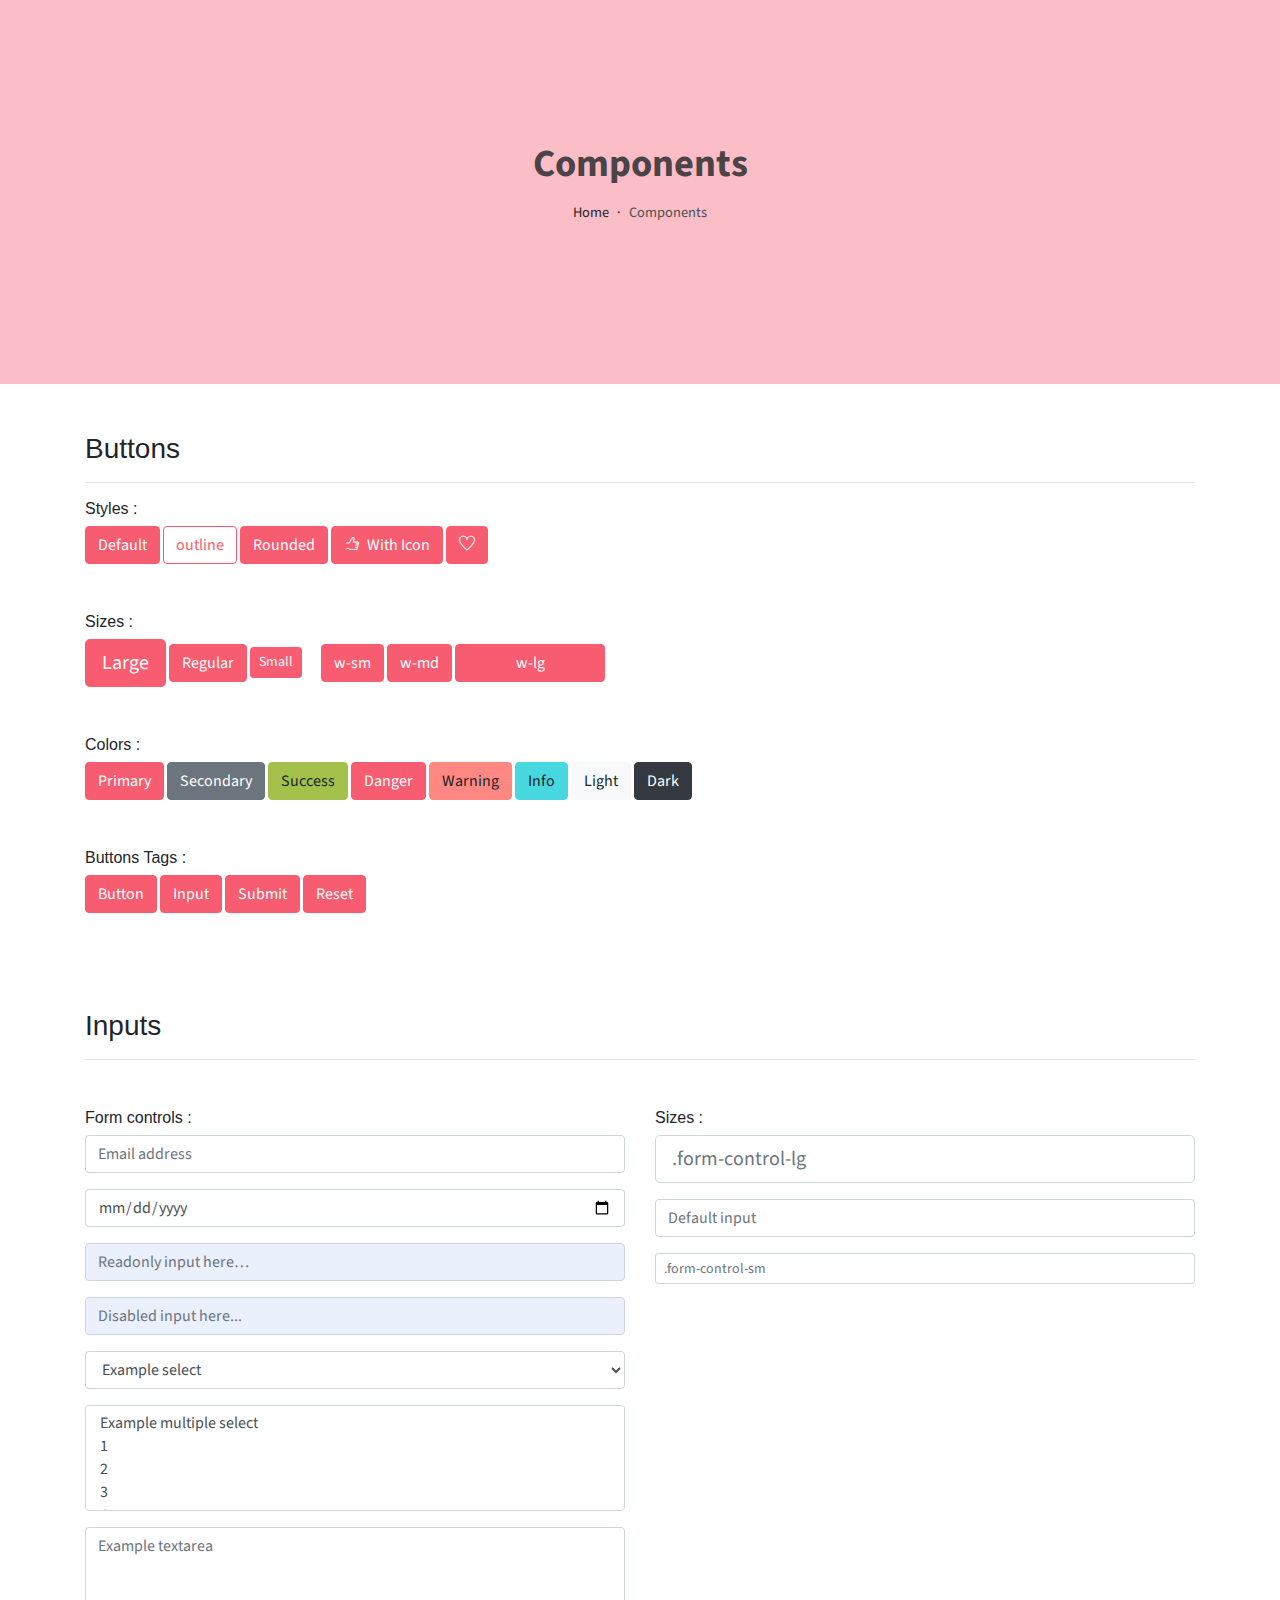
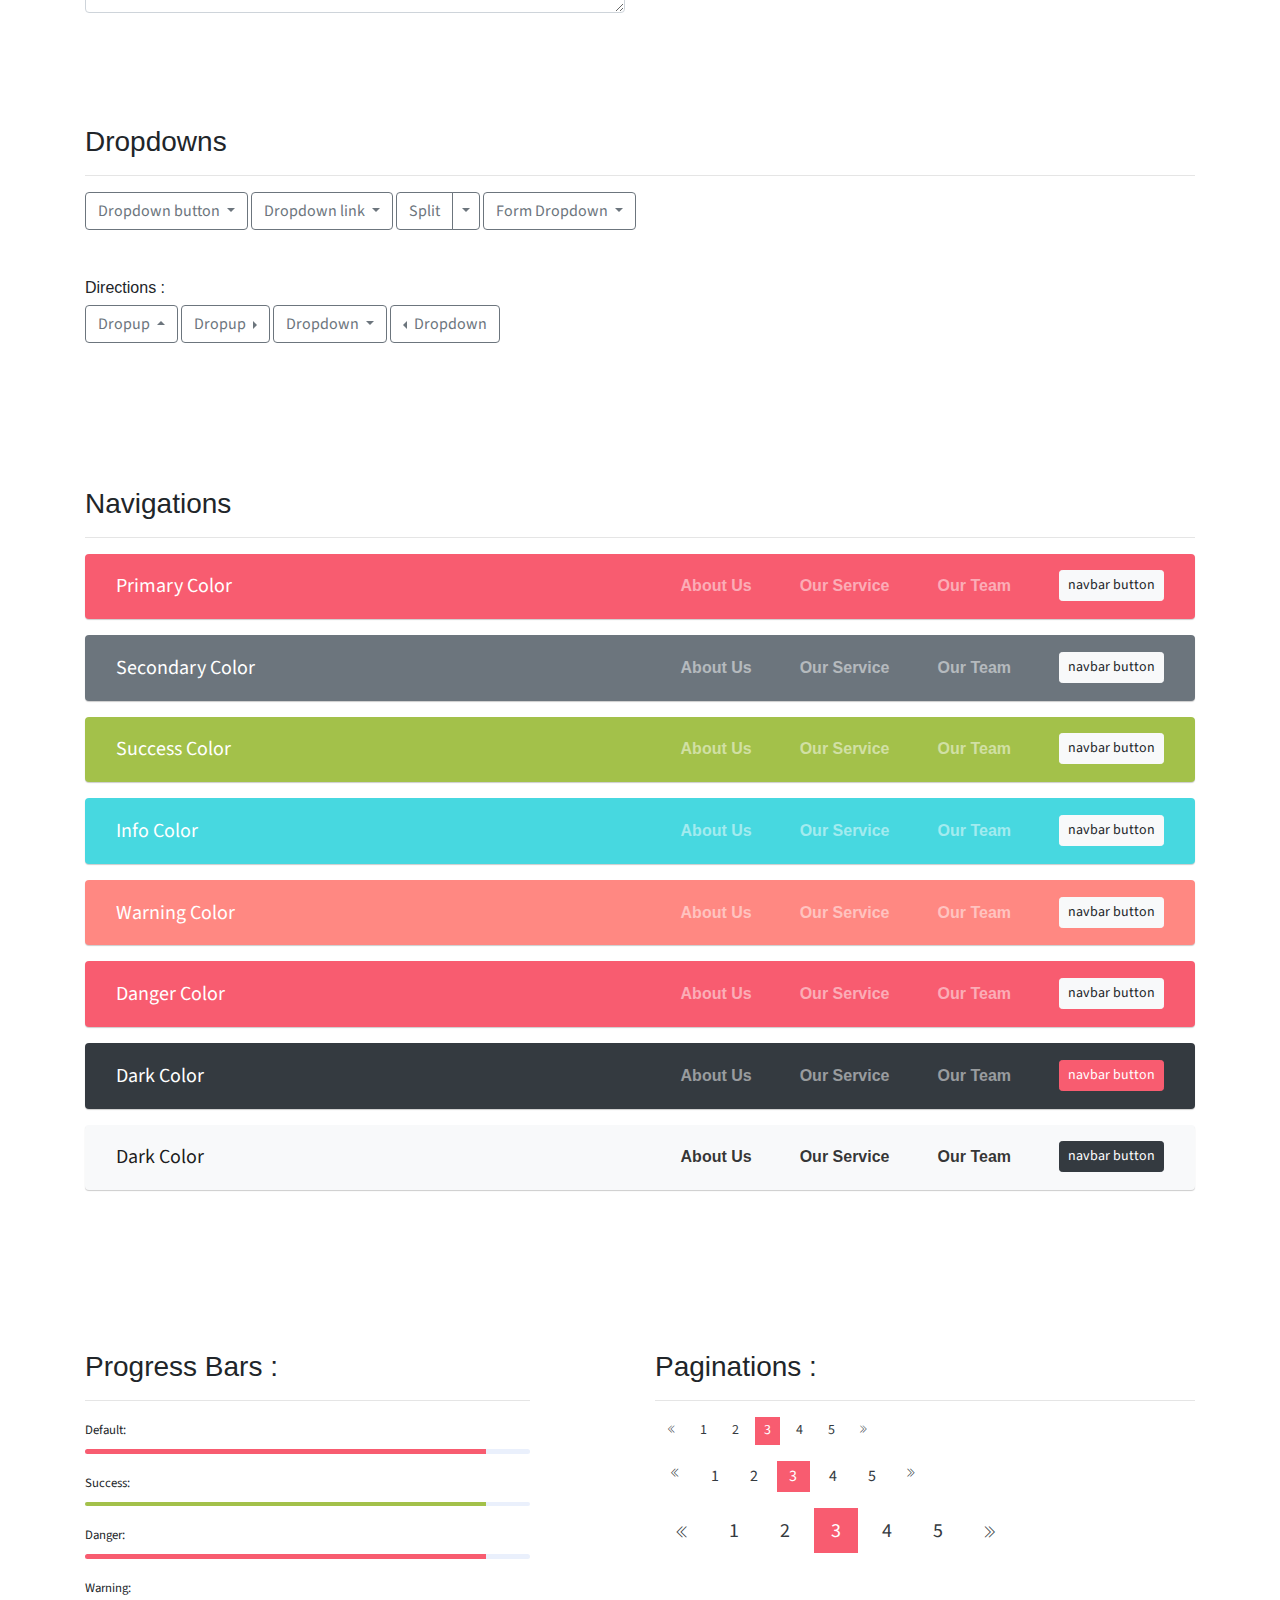
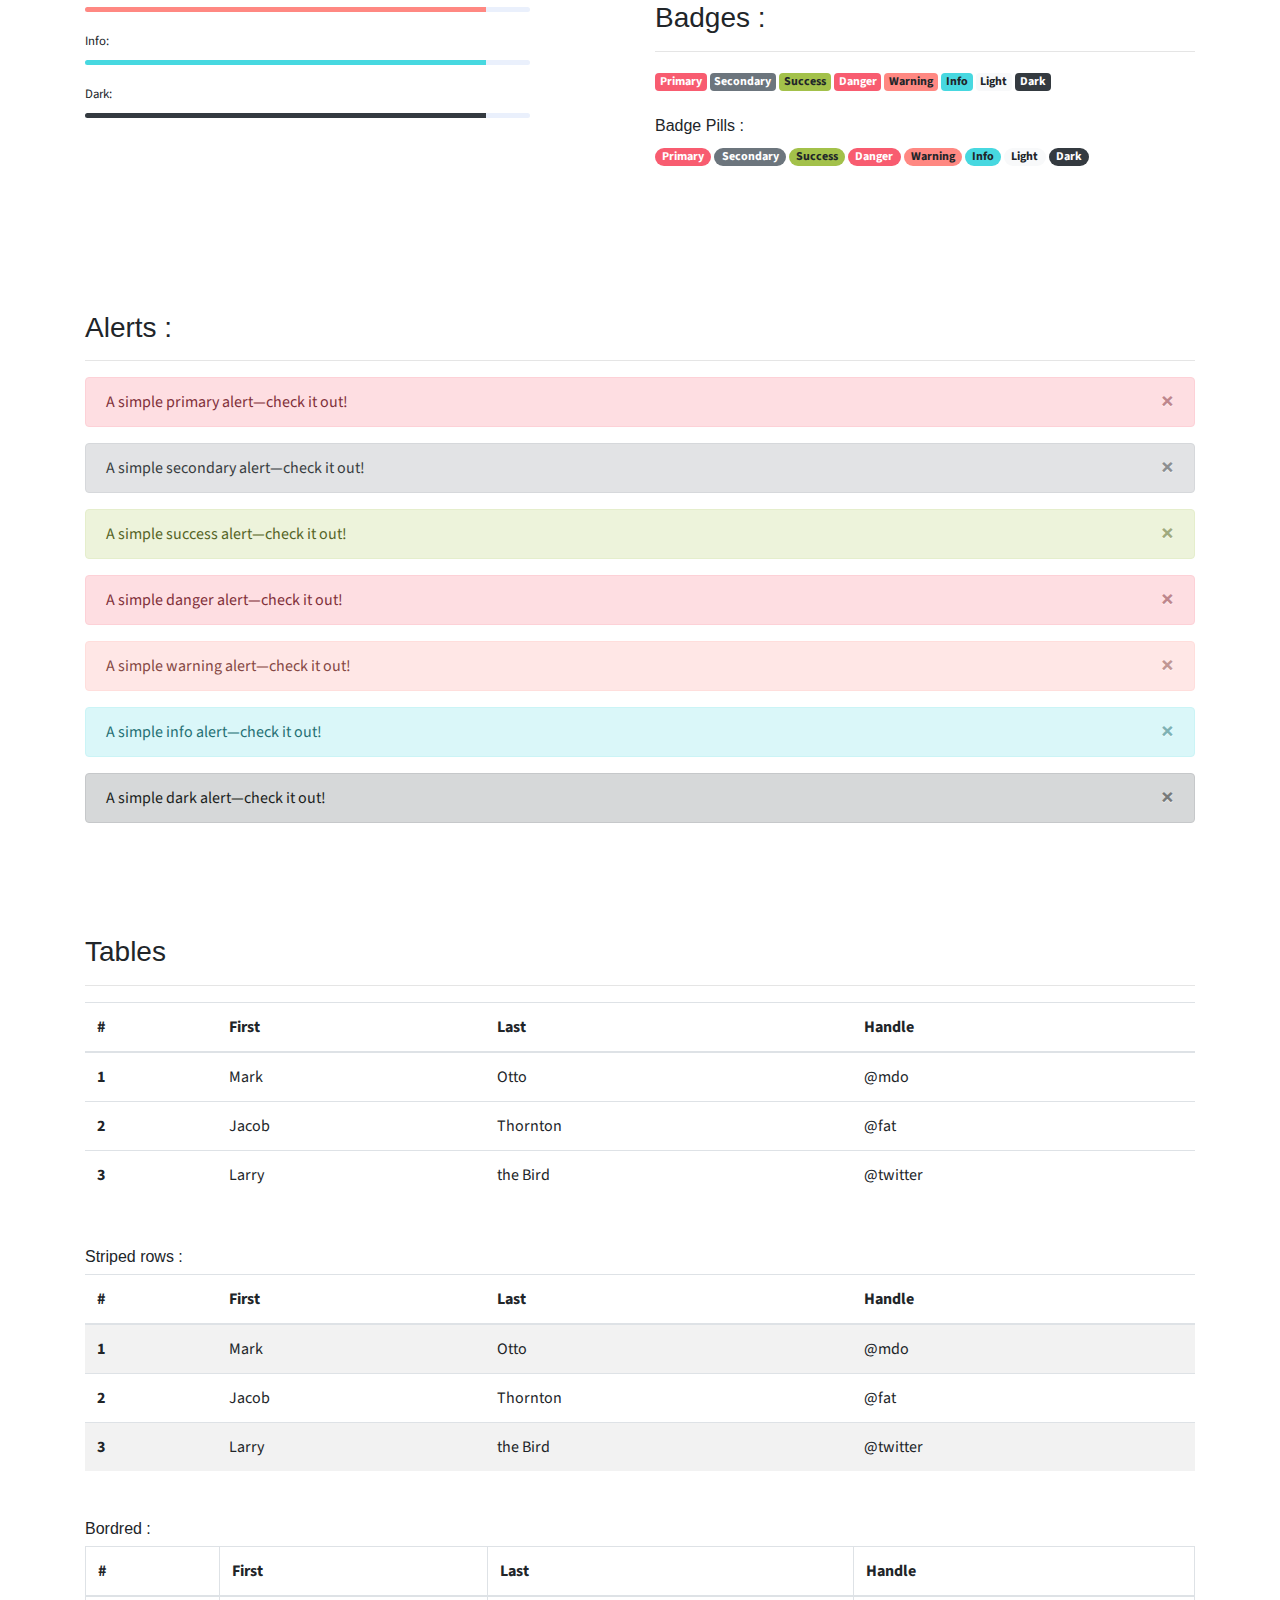
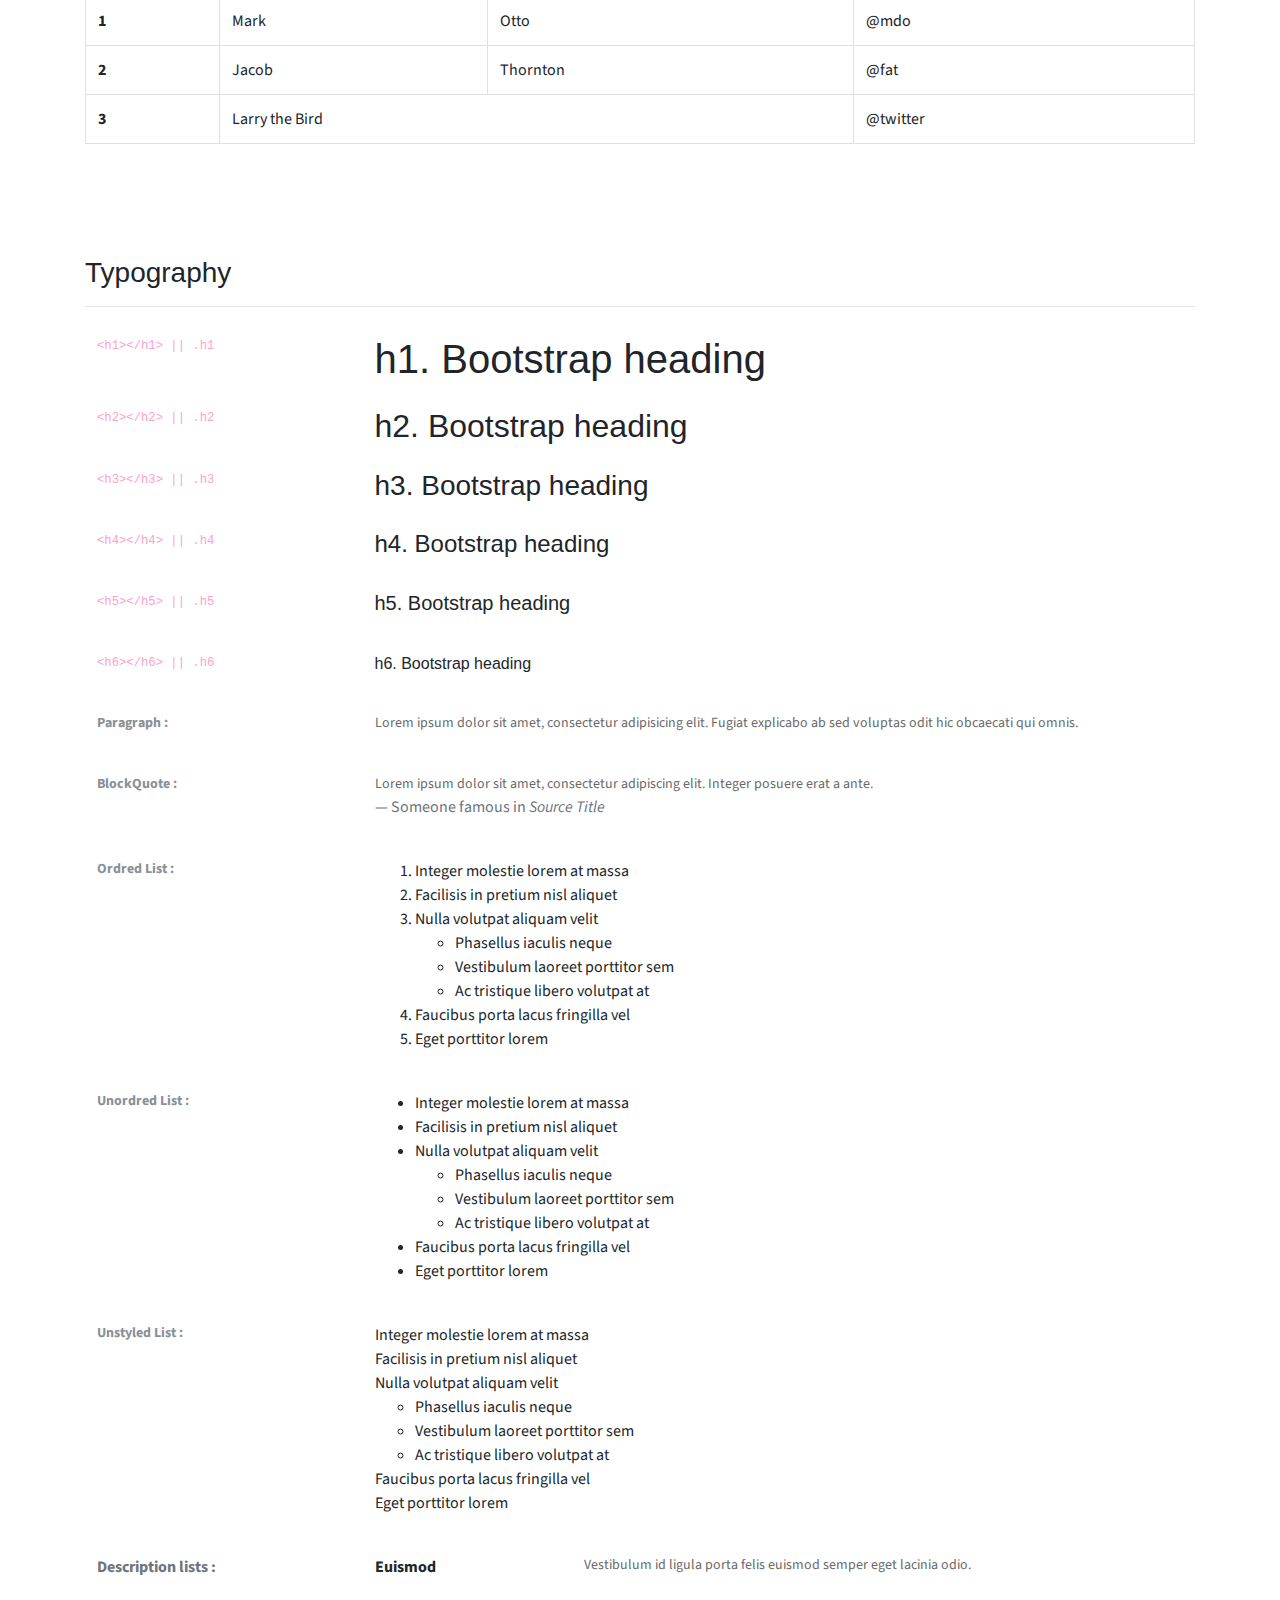
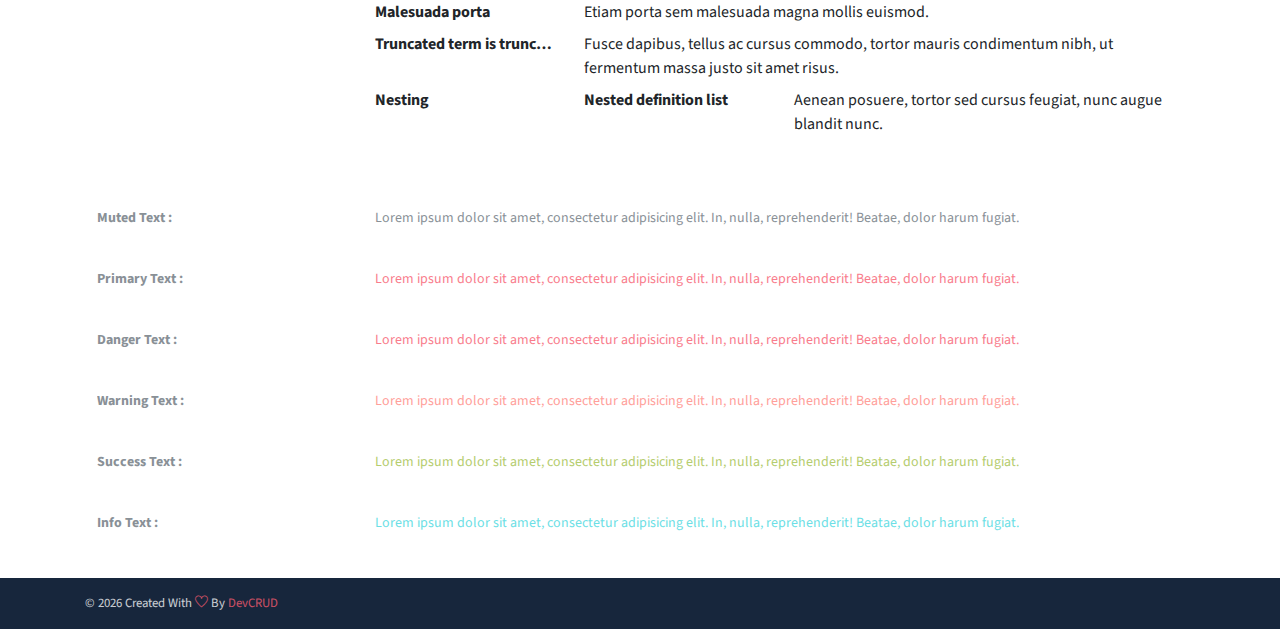
<file: components.html>
<!DOCTYPE html>
<html lang="en">
<head>
   <meta charset="utf-8">
   <meta name="viewport" content="width=device-width, initial-scale=1, shrink-to-fit=no">
   <meta name="description" content="Start your development with JohnDoe landing page.">
   <meta name="author" content="Devcrud">
   <title>JohnDoe Landing page | Components</title>
   <!-- font icons -->
   <link rel="stylesheet" href="/public_html/assets/vendors/themify-icons/css/themify-icons.css">
   <!-- Bootstrap + Steller  -->
   <link rel="stylesheet" href="/public_html/assets/css/johndoe.css">
</head>
<body>

   <!-- Page Header -->
   <header class="header header-mini"> 
      <div class="header-title">Components</div> 
      <nav aria-label="breadcrumb">
         <ol class="breadcrumb">
            <li class="breadcrumb-item"><a href="/">Home</a></li>
            <li class="breadcrumb-item active" aria-current="page">Components</li>
         </ol>
      </nav>
   </header> <!-- End Of Page Header -->

   <!-- main content -->
   <div class="container">

      <!-- Buttons -->
      <h3 class="mt-5">Buttons</h3>
      <hr>
      <h6 class="section-secondary-title">Styles :</h6>
      <button class="btn btn-primary">Default</button>
      <button class="btn btn-outline-primary">outline</button>
      <button class="btn btn-primary rounded">Rounded</button>
      <button class="btn btn-primary rounded"><i class="ti-thumb-up pr-1"></i> With Icon</button>
      <button class="btn btn-primary circle"><i class="ti-heart"></i></button>

      <h6 class="section-secondary-title mt-5">Sizes :</h6>
      <button class="btn btn-primary btn-lg">Large</button>
      <button class="btn btn-primary ">Regular</button>
      <button class="btn btn-primary btn-sm">Small</button>
      <button class="btn btn-primary w-sm ml-3">w-sm</button>
      <button class="btn btn-primary w-md">w-md</button>
      <button class="btn btn-primary w-lg">w-lg</button>

      <h6 class="section-secondary-title mt-5">Colors :</h6>          
      <button type="button" class="btn btn-primary">Primary</button>
      <button type="button" class="btn btn-secondary">Secondary</button>
      <button type="button" class="btn btn-success">Success</button>
      <button type="button" class="btn btn-danger">Danger</button>
      <button type="button" class="btn btn-warning">Warning</button>
      <button type="button" class="btn btn-info">Info</button>
      <button type="button" class="btn btn-light">Light</button>
      <button type="button" class="btn btn-dark">Dark</button>

      <h6 class="section-secondary-title mt-5">Buttons Tags :</h6>
      <button class="btn btn-primary" type="submit">Button</button>
      <input class="btn btn-primary" type="button" value="Input">
      <input class="btn btn-primary" type="submit" value="Submit">
      <input class="btn btn-primary" type="reset" value="Reset">
      
      <!-- devider -->
      <div class="py-5"></div>

      <!-- Inputs -->
      <h3>Inputs</h3>
      <hr>
      <div class="row mt-5">
         <div class="col-md-6">
            <h6 class="section-secondary-title">Form controls :</h6>        
            <div class="form-group">
               <input type="email" class="form-control" id="exampleFormControlInput1" placeholder="Email address">
            </div>
            <div class="form-group">
               <input type="date" class="form-control" id="exampleFormControlInput1" placeholder="Date">
            </div>
            <div class="form-group">
               <input class="form-control" type="text" placeholder="Readonly input here…" readonly>
            </div>
            <div class="form-group">
               <input class="form-control" id="disabledInput" type="text" placeholder="Disabled input here..." disabled>
            </div>
            <div class="form-group">
               <select class="form-control" id="exampleFormControlSelect1">
                  <option>Example select</option>
                  <option>1</option>
                  <option>2</option>
                  <option>3</option>
                  <option>4</option>
                  <option>5</option>
               </select>
            </div>
            <div class="form-group">
               <select multiple class="form-control" id="exampleFormControlSelect2">
                  <option>Example multiple select</option>
                  <option>1</option>
                  <option>2</option>
                  <option>3</option>
                  <option>4</option>
                  <option>5</option>
               </select>
            </div>
            <div class="form-group">
               <textarea class="form-control" id="exampleFormControlTextarea1" rows="3" placeholder="Example textarea"></textarea>
            </div>
         </div>
         <div class="col-md-6">
            <h6 class="section-secondary-title">Sizes :</h6>    
            <div class="form-group">
               <input class="form-control form-control-lg" type="text" placeholder=".form-control-lg">             
            </div>
            <div class="form-group">
               <input class="form-control" type="text" placeholder="Default input">
            </div>
            <div class="form-group">
               <input class="form-control form-control-sm" type="text" placeholder=".form-control-sm"> 
            </div>
         </div>
      </div> <!-- end of inputs -->   

      <!-- devider -->
      <div class="py-5"></div>             

      <!-- Dropdowns -->
      <h3 class="components-section-title font-weight-normal">Dropdowns</h3>
      <hr>
      <div class="dropdown d-inline-block">
         <button class="btn btn-outline-secondary dropdown-toggle" type="button" id="dropdownMenuButton" data-toggle="dropdown" aria-haspopup="true" aria-expanded="false">
         Dropdown button
         </button>
         <div class="dropdown-menu" aria-labelledby="dropdownMenuButton">
         <a class="dropdown-item" href="#">Action</a>
         <a class="dropdown-item" href="#">Another action</a>
         <a class="dropdown-item" href="#">Something else here</a>
         </div>
      </div>
      <div class="dropdown d-inline-block">
         <a class="btn btn-outline-secondary dropdown-toggle" href="#" role="button" id="dropdownMenuLink" data-toggle="dropdown" aria-haspopup="true" aria-expanded="false">
            Dropdown link
         </a>
         <div class="dropdown-menu" aria-labelledby="dropdownMenuLink">
            <a class="dropdown-item" href="#">Action</a>
            <a class="dropdown-item" href="#">Another action</a>
            <a class="dropdown-item" href="#">Something else here</a>
         </div>
      </div>
      <div class="btn-group">
         <button type="button" class="btn btn-outline-secondary">Split</button>
         <button type="button" class="btn btn-outline-secondary dropdown-toggle dropdown-toggle-split" data-toggle="dropdown" aria-haspopup="true" aria-expanded="false">
         <span class="sr-only">Toggle Dropdown</span>
         </button>
         <div class="dropdown-menu">
            <a class="dropdown-item" href="#">Action</a>
            <a class="dropdown-item" href="#">Another action</a>
            <a class="dropdown-item" href="#">Something else here</a>
            <div class="dropdown-divider"></div>
            <a class="dropdown-item" href="#">Separated link</a>
         </div>
      </div>
      <div class="btn-group">
         <button class="btn btn-outline-secondary dropdown-toggle" type="button" id="dropdownMenuButton" data-toggle="dropdown" aria-haspopup="true" aria-expanded="false">
            Form Dropdown
         </button>
         <div class="dropdown-menu form">
            <form class="px-4 py-3">
               <div class="form-group">
                  <input type="email" class="form-control" id="exampleDropdownFormEmail1" placeholder="email@example.com">
               </div>
               <div class="form-group">
                  <input type="password" class="form-control" id="exampleDropdownFormPassword1" placeholder="Password">
               </div>
               <div class="form-check mb-3">
                  <input type="checkbox" class="form-check-input" id="dropdownCheck">
                  <label class="form-check-label" for="dropdownCheck">
                     Remember me
                  </label>
               </div>
               <button type="submit" class="btn btn-primary btn-block">Sign in</button>
            </form>
            <div class="dropdown-divider"></div>
            <a class="dropdown-item" href="#"><small>New around here? Sign up</small></a>
            <a class="dropdown-item" href="#"><small>Forgot password?</small></a>
         </div>
      </div>       
      <h6 class="section-secondary-title mt-5">Directions :</h6>  
      <div class="btn-group dropup">
         <button type="button" class="btn btn-outline-secondary dropdown-toggle" data-toggle="dropdown" aria-haspopup="true" aria-expanded="false">
            Dropup
         </button>
         <div class="dropdown-menu">
            <a class="dropdown-item" href="#">Action</a>
            <a class="dropdown-item" href="#">Another action</a>
            <a class="dropdown-item" href="#">Something else here</a>
            <div class="dropdown-divider"></div>
            <a class="dropdown-item" href="#">Separated link</a>
         </div>
      </div>
      <div class="btn-group dropright">
         <button type="button" class="btn btn-outline-secondary dropdown-toggle" data-toggle="dropdown" aria-haspopup="true" aria-expanded="false">
            Dropup
         </button>
         <div class="dropdown-menu">
            <a class="dropdown-item" href="#">Action</a>
            <a class="dropdown-item" href="#">Another action</a>
            <a class="dropdown-item" href="#">Something else here</a>
            <div class="dropdown-divider"></div>
            <a class="dropdown-item" href="#">Separated link</a>
         </div>
      </div>
      <div class="btn-group">
         <button type="button" class="btn btn-outline-secondary dropdown-toggle" data-toggle="dropdown" aria-haspopup="true" aria-expanded="false">
            Dropdown
         </button>
         <div class="dropdown-menu">
            <a class="dropdown-item" href="#">Action</a>
            <a class="dropdown-item" href="#">Another action</a>
            <a class="dropdown-item" href="#">Something else here</a>
            <div class="dropdown-divider"></div>
            <a class="dropdown-item" href="#">Separated link</a>
         </div>
      </div>
      <div class="btn-group dropleft">
         <button type="button" class="btn btn-outline-secondary dropdown-toggle" data-toggle="dropdown" aria-haspopup="true" aria-expanded="false">
            Dropdown
         </button>
         <div class="dropdown-menu">
            <a class="dropdown-item" href="#">Action</a>
            <a class="dropdown-item" href="#">Another action</a>
            <a class="dropdown-item" href="#">Something else here</a>
            <div class="dropdown-divider"></div>
            <a class="dropdown-item" href="#">Separated link</a>
         </div>
      </div> <!-- end of Dropdowns -->  

      <!-- devider -->
      <div class="py-5"></div>   

      <!-- navbars -->
      <h3 class="components-section-title font-weight-normal mt-5">Navigations</h3>
      <hr>
      <nav class="navbar navbar-expand-sm navbar-dark bg-primary rounded shadow mb-3">
         <div class="container">
            <a class="navbar-brand" href="#">Primary Color</a>
            <button class="navbar-toggler ml-auto" type="button" data-toggle="collapse" data-target="#navbarSupportedContent" aria-controls="navbarSupportedContent" aria-expanded="false" aria-label="Toggle navigation">
            <span class="navbar-toggler-icon"></span>
            </button>
            <div class="collapse navbar-collapse" id="navbarSupportedContent">
               <ul class="navbar-nav ml-auto"> 
                  <li class="nav-item">
                     <a class="nav-link" href="#about">About Us</a>
                  </li>
                  <li class="nav-item">
                     <a class="nav-link" href="#service">Our Service</a>
                  </li>
                  <li class="nav-item">
                     <a class="nav-link" href="#team">Our Team</a>
                  </li>
                  <li class="nav-item">
                     <a href="#book-table" class="ml-4 mt-1 btn btn-light btn-sm">navbar button</a>
                  </li>
               </ul>                       
            </div>
         </div>
      </nav>
      <nav class="navbar navbar-expand-sm navbar-dark bg-secondary rounded shadow mb-3">
         <div class="container">
            <a class="navbar-brand" href="#">Secondary Color</a>
            <button class="navbar-toggler ml-auto" type="button" data-toggle="collapse" data-target="#navbarSupportedContent" aria-controls="navbarSupportedContent" aria-expanded="false" aria-label="Toggle navigation">
            <span class="navbar-toggler-icon"></span>
            </button>
            <div class="collapse navbar-collapse" id="navbarSupportedContent">
               <ul class="navbar-nav ml-auto"> 
                  <li class="nav-item">
                     <a class="nav-link" href="#about">About Us</a>
                  </li>
                  <li class="nav-item">
                     <a class="nav-link" href="#service">Our Service</a>
                  </li>
                  <li class="nav-item">
                     <a class="nav-link" href="#team">Our Team</a>
                  </li>
                  <li class="nav-item">
                     <a href="#book-table" class="ml-4 mt-1 btn btn-light btn-sm">navbar button</a>
                  </li>
               </ul>                       
            </div>
         </div>
      </nav>
      <nav class="navbar navbar-expand-sm navbar-dark bg-success rounded shadow mb-3">
         <div class="container">
            <a class="navbar-brand" href="#">Success Color</a>
            <button class="navbar-toggler ml-auto" type="button" data-toggle="collapse" data-target="#navbarSupportedContent" aria-controls="navbarSupportedContent" aria-expanded="false" aria-label="Toggle navigation">
            <span class="navbar-toggler-icon"></span>
            </button>
            <div class="collapse navbar-collapse" id="navbarSupportedContent">
               <ul class="navbar-nav ml-auto"> 
                  <li class="nav-item">
                     <a class="nav-link" href="#about">About Us</a>
                  </li>
                  <li class="nav-item">
                     <a class="nav-link" href="#service">Our Service</a>
                  </li>
                  <li class="nav-item">
                     <a class="nav-link" href="#team">Our Team</a>
                  </li>
                  <li class="nav-item">
                     <a href="#book-table" class="ml-4 mt-1 btn btn-light btn-sm">navbar button</a>
                  </li>
               </ul>                       
            </div>
         </div>
      </nav>
      <nav class="navbar navbar-expand-sm navbar-dark bg-info rounded shadow mb-3">
         <div class="container">
            <a class="navbar-brand" href="#">Info Color</a>
            <button class="navbar-toggler ml-auto" type="button" data-toggle="collapse" data-target="#navbarSupportedContent" aria-controls="navbarSupportedContent" aria-expanded="false" aria-label="Toggle navigation">
            <span class="navbar-toggler-icon"></span>
            </button>
            <div class="collapse navbar-collapse" id="navbarSupportedContent">
               <ul class="navbar-nav ml-auto"> 
                  <li class="nav-item">
                     <a class="nav-link" href="#about">About Us</a>
                  </li>
                  <li class="nav-item">
                     <a class="nav-link" href="#service">Our Service</a>
                  </li>
                  <li class="nav-item">
                     <a class="nav-link" href="#team">Our Team</a>
                  </li>
                  <li class="nav-item">
                     <a href="#book-table" class="ml-4 mt-1 btn btn-light btn-sm">navbar button</a>
                  </li>
               </ul>                       
            </div>
         </div>
      </nav>
      <nav class="navbar navbar-expand-sm navbar-dark bg-warning rounded shadow mb-3">
         <div class="container">
            <a class="navbar-brand" href="#">Warning Color</a>
            <button class="navbar-toggler ml-auto" type="button" data-toggle="collapse" data-target="#navbarSupportedContent" aria-controls="navbarSupportedContent" aria-expanded="false" aria-label="Toggle navigation">
            <span class="navbar-toggler-icon"></span>
            </button>
            <div class="collapse navbar-collapse" id="navbarSupportedContent">
               <ul class="navbar-nav ml-auto"> 
                  <li class="nav-item">
                     <a class="nav-link" href="#about">About Us</a>
                  </li>
                  <li class="nav-item">
                     <a class="nav-link" href="#service">Our Service</a>
                  </li>
                  <li class="nav-item">
                     <a class="nav-link" href="#team">Our Team</a>
                  </li>
                  <li class="nav-item">
                     <a href="#book-table" class="ml-4 mt-1 btn btn-light btn-sm">navbar button</a>
                  </li>
               </ul>                       
            </div>
         </div>
      </nav>
      <nav class="navbar navbar-expand-sm navbar-dark bg-danger rounded shadow mb-3">
         <div class="container">
            <a class="navbar-brand" href="#">Danger Color</a>
            <button class="navbar-toggler ml-auto" type="button" data-toggle="collapse" data-target="#navbarSupportedContent" aria-controls="navbarSupportedContent" aria-expanded="false" aria-label="Toggle navigation">
            <span class="navbar-toggler-icon"></span>
            </button>
            <div class="collapse navbar-collapse" id="navbarSupportedContent">
               <ul class="navbar-nav ml-auto"> 
                  <li class="nav-item">
                     <a class="nav-link" href="#about">About Us</a>
                  </li>
                  <li class="nav-item">
                     <a class="nav-link" href="#service">Our Service</a>
                  </li>
                  <li class="nav-item">
                     <a class="nav-link" href="#team">Our Team</a>
                  </li>
                  <li class="nav-item">
                     <a href="#book-table" class="ml-4 mt-1 btn btn-light btn-sm">navbar button</a>
                  </li>
               </ul>                       
            </div>
         </div>
      </nav>
      <nav class="navbar navbar-expand-sm navbar-dark bg-dark rounded shadow mb-3">
         <div class="container">
            <a class="navbar-brand" href="#">Dark Color</a>
            <button class="navbar-toggler ml-auto" type="button" data-toggle="collapse" data-target="#navbarSupportedContent" aria-controls="navbarSupportedContent" aria-expanded="false" aria-label="Toggle navigation">
            <span class="navbar-toggler-icon"></span>
            </button>
            <div class="collapse navbar-collapse" id="navbarSupportedContent">
               <ul class="navbar-nav ml-auto"> 
                  <li class="nav-item">
                     <a class="nav-link" href="#about">About Us</a>
                  </li>
                  <li class="nav-item">
                     <a class="nav-link" href="#service">Our Service</a>
                  </li>
                  <li class="nav-item">
                     <a class="nav-link" href="#team">Our Team</a>
                  </li>
                  <li class="nav-item">
                     <a href="#book-table" class="ml-4 mt-1 btn btn-primary btn-sm">navbar button</a>
                  </li>
               </ul>                       
            </div>
         </div>
      </nav>
      <nav class="navbar navbar-expand-sm navbar-light bg-light rounded shadow mb-3">
         <div class="container">
            <a class="navbar-brand" href="#">Dark Color</a>
            <button class="navbar-toggler ml-auto" type="button" data-toggle="collapse" data-target="#navbarSupportedContent" aria-controls="navbarSupportedContent" aria-expanded="false" aria-label="Toggle navigation">
            <span class="navbar-toggler-icon"></span>
            </button>
            <div class="collapse navbar-collapse" id="navbarSupportedContent">
               <ul class="navbar-nav ml-auto"> 
                  <li class="nav-item">
                     <a class="nav-link" href="#about">About Us</a>
                  </li>
                  <li class="nav-item">
                     <a class="nav-link" href="#service">Our Service</a>
                  </li>
                  <li class="nav-item">
                     <a class="nav-link" href="#team">Our Team</a>
                  </li>
                  <li class="nav-item">
                     <a href="#book-table" class="ml-4 mt-1 btn btn-dark btn-sm">navbar button</a>
                  </li>
               </ul>                       
            </div>
         </div>
      </nav>
      <!-- End of navbars -->

      <!-- devider -->
      <div class="py-5"></div>   
      
      <!-- progress bars -->
      <div class="row justify-content-between">
         <div class="col-md-5">
            <h3 class="components-section-title font-weight-normal mt-5">Progress Bars :</h3>
            <hr>
            <small>Default: </small>
            <div class="progress mt-2 mb-3">
               <div class="progress-bar" role="progressbar" style="width: 90%" aria-valuenow="25" aria-valuemin="0" aria-valuemax="100"></div>
            </div>
            <small>Success:</small>
            <div class="progress mt-2 mb-3">
               <div class="progress-bar bg-success" role="progressbar" style="width: 90%" aria-valuenow="25" aria-valuemin="0" aria-valuemax="100"></div>
            </div>
            <small>Danger:</small>
            <div class="progress mt-2 mb-3">
               <div class="progress-bar bg-danger" role="progressbar" style="width: 90%" aria-valuenow="25" aria-valuemin="0" aria-valuemax="100"></div>
            </div>
            <small>Warning:</small>
            <div class="progress mt-2 mb-3">
               <div class="progress-bar bg-warning" role="progressbar" style="width: 90%" aria-valuenow="25" aria-valuemin="0" aria-valuemax="100"></div>
            </div>
            <small>Info:</small>
            <div class="progress mt-2 mb-3">
               <div class="progress-bar bg-info" role="progressbar" style="width: 90%" aria-valuenow="25" aria-valuemin="0" aria-valuemax="100"></div>
            </div>
            <small>Dark:</small>
            <div class="progress mt-2 mb-3">
               <div class="progress-bar bg-dark" role="progressbar" style="width: 90%" aria-valuenow="25" aria-valuemin="0" aria-valuemax="100"></div>
            </div>
         </div>
         <div class="col-md-6">
            <h3 class="components-section-title font-weight-normal mt-5">Paginations :</h3>
            <hr>
            <nav aria-label="Page navigation example">
               <ul class="pagination pagination-sm">
                  <li class="page-item"><a class="page-link" href="#"><i class="ti-angle-double-left"></i></a></li>
                  <li class="page-item"><a class="page-link" href="#">1</a></li>
                  <li class="page-item"><a class="page-link" href="#">2</a></li>
                  <li class="page-item active"><a class="page-link" href="#">3</a></li>
                  <li class="page-item"><a class="page-link" href="#">4</a></li>
                  <li class="page-item"><a class="page-link" href="#">5</a></li>
                  <li class="page-item"><a class="page-link" href="#"><i class="ti-angle-double-right"></i></a></li>
               </ul>
            </nav>
            <nav aria-label="Page navigation example">
               <ul class="pagination">
               <li class="page-item"><a class="page-link" href="#"><i class="ti-angle-double-left"></i></a></li>
                  <li class="page-item"><a class="page-link" href="#">1</a></li>
                  <li class="page-item"><a class="page-link" href="#">2</a></li>
                  <li class="page-item active"><a class="page-link" href="#">3</a></li>
                  <li class="page-item"><a class="page-link" href="#">4</a></li>
                  <li class="page-item"><a class="page-link" href="#">5</a></li>
                  <li class="page-item"><a class="page-link" href="#"><i class="ti-angle-double-right"></i></a></li>
               </ul>
            </nav>
            <nav aria-label="Page navigation example">
               <ul class="pagination pagination-lg">
                  <li class="page-item"><a class="page-link" href="#"><i class="ti-angle-double-left"></i></a></li>
                  <li class="page-item"><a class="page-link" href="#">1</a></li>
                  <li class="page-item"><a class="page-link" href="#">2</a></li>
                  <li class="page-item active"><a class="page-link" href="#">3</a></li>
                  <li class="page-item"><a class="page-link" href="#">4</a></li>
                  <li class="page-item"><a class="page-link" href="#">5</a></li>
                  <li class="page-item"><a class="page-link" href="#"><i class="ti-angle-double-right"></i></a></li>
               </ul>
            </nav>

            <!-- Badges -->
            <h3 class="components-section-title font-weight-normal mt-5">Badges :</h3>
            <hr>
            <span class="badge badge-primary">Primary</span>
            <span class="badge badge-secondary">Secondary</span>
            <span class="badge badge-success">Success</span>
            <span class="badge badge-danger">Danger</span>
            <span class="badge badge-warning">Warning</span>
            <span class="badge badge-info">Info</span>
            <span class="badge badge-light">Light</span>
            <span class="badge badge-dark">Dark</span>
            <h6 class="section-secondary-title mt-4 mb-2">Badge Pills :</h6>
            <span class="badge badge-pill badge-primary">Primary</span>
            <span class="badge badge-pill badge-secondary">Secondary</span>
            <span class="badge badge-pill badge-success">Success</span>
            <span class="badge badge-pill badge-danger">Danger</span>
            <span class="badge badge-pill badge-warning">Warning</span>
            <span class="badge badge-pill badge-info">Info</span>
            <span class="badge badge-pill badge-light">Light</span>
            <span class="badge badge-pill badge-dark">Dark</span>
         </div>
      </div> <!-- End of Progress bars -->

      <!-- devider -->
      <div class="py-5"></div>  

      <!-- Alerts -->
      <h3 class="components-section-title font-weight-normal mt-5">Alerts :</h3>
      <hr>
      <div class="alert alert-primary alert-dismissible fade show" role="alert">
         A simple primary alert—check it out!
         <button type="button" class="close" data-dismiss="alert" aria-label="Close">
            <span aria-hidden="true">&times;</span>
         </button>
      </div>
      <div class="alert alert-secondary alert-dismissible fade show" role="alert">
         A simple secondary alert—check it out!
         <button type="button" class="close" data-dismiss="alert" aria-label="Close">
            <span aria-hidden="true">&times;</span>
         </button>
      </div>
      <div class="alert alert-success alert-dismissible fade show" role="alert">
         A simple success alert—check it out!
         <button type="button" class="close" data-dismiss="alert" aria-label="Close">
            <span aria-hidden="true">&times;</span>
         </button>
      </div>
      <div class="alert alert-danger alert-dismissible fade show" role="alert">
         A simple danger alert—check it out!
         <button type="button" class="close" data-dismiss="alert" aria-label="Close">
            <span aria-hidden="true">&times;</span>
         </button>
      </div>
      <div class="alert alert-warning alert-dismissible fade show" role="alert">
         A simple warning alert—check it out!
         <button type="button" class="close" data-dismiss="alert" aria-label="Close">
            <span aria-hidden="true">&times;</span>
         </button>
      </div>
      <div class="alert alert-info alert-dismissible fade show" role="alert">
         A simple info alert—check it out!
         <button type="button" class="close" data-dismiss="alert" aria-label="Close">
            <span aria-hidden="true">&times;</span>
         </button>
      </div>
      <div class="alert alert-dark alert-dismissible fade show" role="alert">
         A simple dark alert—check it out!
         <button type="button" class="close" data-dismiss="alert" aria-label="Close">
            <span aria-hidden="true">&times;</span>
         </button>
      </div>
      <!-- end of alerts -->

      <!-- devider -->
      <div class="py-5"></div> 
   
      <!-- tables -->
      <h3 class="components-section-title">Tables</h3>
      <hr>
      <table class="table">
         <thead>
            <tr>
               <th scope="col">#</th>
               <th scope="col">First</th>
               <th scope="col">Last</th>
               <th scope="col">Handle</th>
            </tr>
         </thead>
         <tbody>
            <tr>
               <th scope="row">1</th>
               <td>Mark</td>
               <td>Otto</td>
               <td>@mdo</td>
            </tr>
            <tr>
               <th scope="row">2</th>
               <td>Jacob</td>
               <td>Thornton</td>
               <td>@fat</td>
            </tr>
            <tr>
               <th scope="row">3</th>
               <td>Larry</td>
               <td>the Bird</td>
               <td>@twitter</td>
            </tr>
         </tbody>
      </table>

      <h6 class="section-secondary-title mt-5">Striped rows :</h6>
      <table class="table table-striped">
         <thead>
            <tr>
               <th scope="col">#</th>
               <th scope="col">First</th>
               <th scope="col">Last</th>
               <th scope="col">Handle</th>
            </tr>
         </thead>
         <tbody>
            <tr>
               <th scope="row">1</th>
               <td>Mark</td>
               <td>Otto</td>
               <td>@mdo</td>
            </tr>
            <tr>
               <th scope="row">2</th>
               <td>Jacob</td>
               <td>Thornton</td>
               <td>@fat</td>
            </tr>
            <tr>
               <th scope="row">3</th>
               <td>Larry</td>
               <td>the Bird</td>
               <td>@twitter</td>
            </tr>
         </tbody>
      </table>

      <h6 class="section-secondary-title mt-5">Bordred :</h6>
      <table class="table table-bordered">
         <thead>
            <tr>
               <th scope="col">#</th>
               <th scope="col">First</th>
               <th scope="col">Last</th>
               <th scope="col">Handle</th>
            </tr>
         </thead>
         <tbody>
            <tr>
               <th scope="row">1</th>
               <td>Mark</td>
               <td>Otto</td>
               <td>@mdo</td>
            </tr>
            <tr>
               <th scope="row">2</th>
               <td>Jacob</td>
               <td>Thornton</td>
               <td>@fat</td>
            </tr>
            <tr>
               <th scope="row">3</th>
               <td colspan="2">Larry the Bird</td>
               <td>@twitter</td>
            </tr>
         </tbody>
      </table>
      <!-- end of tables -->

      <!-- devider -->
      <div class="py-5"></div> 

      <!-- typography -->
      <h3 class="components-section-title">Typography</h3>
      <hr>
     
      <table class="table table-borderless v-align-center">
         <tbody>
            <tr>
               <td>
                  <p><code class="highlighter-rouge">&lt;h1&gt;&lt;/h1&gt; || .h1</code></p>
               </td>
               <td class="w-75"><span class="h1">h1. Bootstrap heading</span></td>
            </tr>
            <tr>
               <td>
                  <p><code class="highlighter-rouge">&lt;h2&gt;&lt;/h2&gt; || .h2</code></p>
               </td>
               <td><span class="h2">h2. Bootstrap heading</span></td>
            </tr>
            <tr>
               <td>
                  <p><code class="highlighter-rouge">&lt;h3&gt;&lt;/h3&gt; || .h3</code></p>
               </td>
               <td><span class="h3">h3. Bootstrap heading</span></td>
            </tr>
            <tr>
               <td>
                  <p><code class="highlighter-rouge">&lt;h4&gt;&lt;/h4&gt; || .h4</code></p>
               </td>
               <td><span class="h4">h4. Bootstrap heading</span></td>
            </tr>
            <tr>
               <td>
                  <p><code class="highlighter-rouge">&lt;h5&gt;&lt;/h5&gt; || .h5</code></p>
               </td>
               <td><span class="h5">h5. Bootstrap heading</span></td>
            </tr>
            <tr>
               <td>
                  <p><code class="highlighter-rouge">&lt;h6&gt;&lt;/h6&gt; || .h6</code></p>
               </td>
               <td><span class="h6">h6. Bootstrap heading</span></td>
            </tr>
            <tr>
               <td>
                  <p class="font-weight-bold text-muted">Paragraph :</p>
               </td>
               <td><p>Lorem ipsum dolor sit amet, consectetur adipisicing elit. Fugiat explicabo ab sed voluptas odit hic obcaecati qui omnis.</p></td>
            </tr>
            <tr>
               <td>
                  <p class="font-weight-bold text-muted">BlockQuote :</p>
               </td>
               <td>
                  <blockquote class="blockquote">
                     <p class="mb-0">Lorem ipsum dolor sit amet, consectetur adipiscing elit. Integer posuere erat a ante.</p>
                     <footer class="blockquote-footer">Someone famous in <cite title="Source Title">Source Title</cite></footer>
                  </blockquote>
               </td>
            </tr>

            
            <tr>
               <td><p class="font-weight-bold text-muted">Ordred List :</p></td>
               <td>
                  <ol>
                     <li>Integer molestie lorem at massa</li>
                     <li>Facilisis in pretium nisl aliquet</li>
                     <li>Nulla volutpat aliquam velit
                        <ul>
                           <li>Phasellus iaculis neque</li>
                           <li>Vestibulum laoreet porttitor sem</li>
                           <li>Ac tristique libero volutpat at</li>
                        </ul>
                     </li>
                     <li>Faucibus porta lacus fringilla vel</li>
                     <li>Eget porttitor lorem</li>
                  </ol>
               </td>
            </tr>
            <tr>
               <td><p class="font-weight-bold text-muted">Unordred List :</p></td>
               <td>
                  <ul >
                     <li>Integer molestie lorem at massa</li>
                     <li>Facilisis in pretium nisl aliquet</li>
                     <li>Nulla volutpat aliquam velit
                        <ul>
                           <li>Phasellus iaculis neque</li>
                           <li>Vestibulum laoreet porttitor sem</li>
                           <li>Ac tristique libero volutpat at</li>
                        </ul>
                     </li>
                     <li>Faucibus porta lacus fringilla vel</li>
                     <li>Eget porttitor lorem</li>
                  </ul>
               </td>
            </tr>
            <tr>
               <td><p class="font-weight-bold text-muted">Unstyled List :</p></td>
               <td>
                  <ul class="list-unstyled">
                     <li>Integer molestie lorem at massa</li>
                     <li>Facilisis in pretium nisl aliquet</li>
                     <li>Nulla volutpat aliquam velit
                        <ul>
                           <li>Phasellus iaculis neque</li>
                           <li>Vestibulum laoreet porttitor sem</li>
                           <li>Ac tristique libero volutpat at</li>
                        </ul>
                     </li>
                     <li>Faucibus porta lacus fringilla vel</li>
                     <li>Eget porttitor lorem</li>
                  </ul>
               </td>
            </tr>
            <tr>
               <td class="font-weight-bold text-muted">Description lists : </td>
               <td>
                  <dl class="row">
                     <dt class="col-sm-3">Euismod</dt>
                     <dd class="col-sm-9">
                        <p>Vestibulum id ligula porta felis euismod semper eget lacinia odio.</p>
                     </dd>

                     <dt class="col-sm-3">Malesuada porta</dt>
                     <dd class="col-sm-9">Etiam porta sem malesuada magna mollis euismod.</dd>

                     <dt class="col-sm-3 text-truncate">Truncated term is truncated</dt>
                     <dd class="col-sm-9">Fusce dapibus, tellus ac cursus commodo, tortor mauris condimentum nibh, ut fermentum massa justo sit amet risus.</dd>

                     <dt class="col-sm-3">Nesting</dt>
                     <dd class="col-sm-9">
                        <dl class="row">
                           <dt class="col-sm-4">Nested definition list</dt>
                           <dd class="col-sm-8">Aenean posuere, tortor sed cursus feugiat, nunc augue blandit nunc.</dd>
                        </dl>
                     </dd>
                  </dl>
               </td>
            </tr>
            <tr>
               <td>
                  <p class="font-weight-bold text-muted">Muted Text :</p>
               </td>
               <td>
                  <p class="text-muted">Lorem ipsum dolor sit amet, consectetur adipisicing elit. In, nulla, reprehenderit! Beatae, dolor harum fugiat.</p>
               </td>
            </tr>
            <tr>
               <td>
                  <p class="font-weight-bold text-muted">Primary Text :</p>
               </td>
               <td>
                  <p class="text-primary">Lorem ipsum dolor sit amet, consectetur adipisicing elit. In, nulla, reprehenderit! Beatae, dolor harum fugiat.</p>
               </td>
            </tr>
            <tr>
               <td>
                  <p class="font-weight-bold text-muted">Danger Text :</p>
               </td>
               <td>
                  <p class="text-danger">Lorem ipsum dolor sit amet, consectetur adipisicing elit. In, nulla, reprehenderit! Beatae, dolor harum fugiat.</p>
               </td>
            </tr>
            <tr>
               <td>
                  <p class="font-weight-bold text-muted">Warning Text :</p>
               </td>
               <td>
                  <p class="text-warning">Lorem ipsum dolor sit amet, consectetur adipisicing elit. In, nulla, reprehenderit! Beatae, dolor harum fugiat.</p>
               </td>
            </tr>
            <tr>
               <td>
                  <p class="font-weight-bold text-muted">Success Text :</p>
               </td>
               <td>
                  <p class="text-success">Lorem ipsum dolor sit amet, consectetur adipisicing elit. In, nulla, reprehenderit! Beatae, dolor harum fugiat.</p>
               </td>
            </tr>
            <tr>
               <td>
                  <p class="font-weight-bold text-muted">Info Text :</p>
               </td>
               <td>
                  <p class="text-info">Lorem ipsum dolor sit amet, consectetur adipisicing elit. In, nulla, reprehenderit! Beatae, dolor harum fugiat.</p>
               </td>
            </tr>
         </tbody>
      </table>
   </div>
   <!-- end of typography -->

   <!-- Page Footer -->
   <footer class="footer py-3">
        <div class="container">
            <p class="small mb-0 text-light">
                &copy; <script>document.write(new Date().getFullYear())</script> Created With <i class="ti-heart text-danger"></i> By <a href="http://devcrud.com" target="_blank"><span class="text-danger" title="Bootstrap 4 Themes and Dashboards">DevCRUD</span></a> 
            </p>
        </div>
    </footer>
   <!-- End of Page Footer -->  
   
   <!-- core  -->
   <script src="/public_html/assets/vendors/jquery/jquery-3.4.1.js"></script>
   <script src="/public_html/assets/vendors/bootstrap/bootstrap.bundle.js"></script>

</body>
</html>
</file>
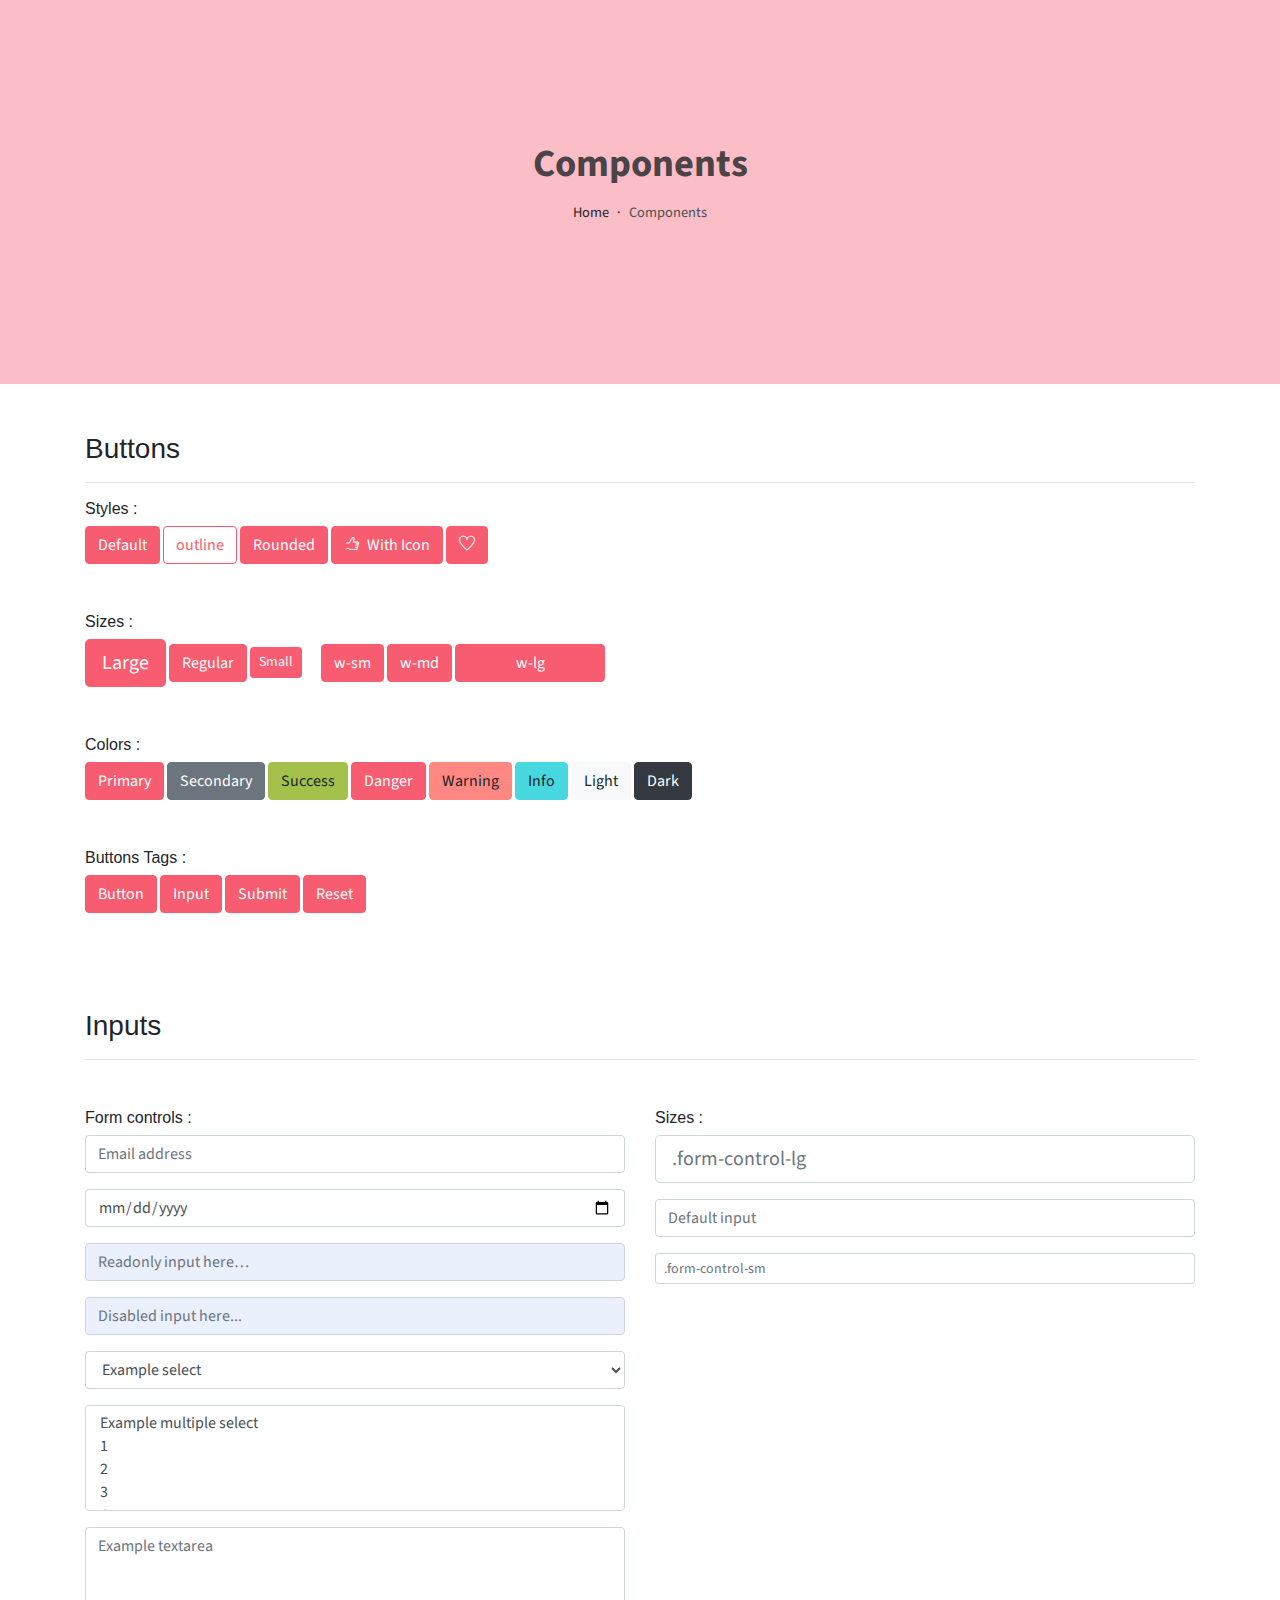
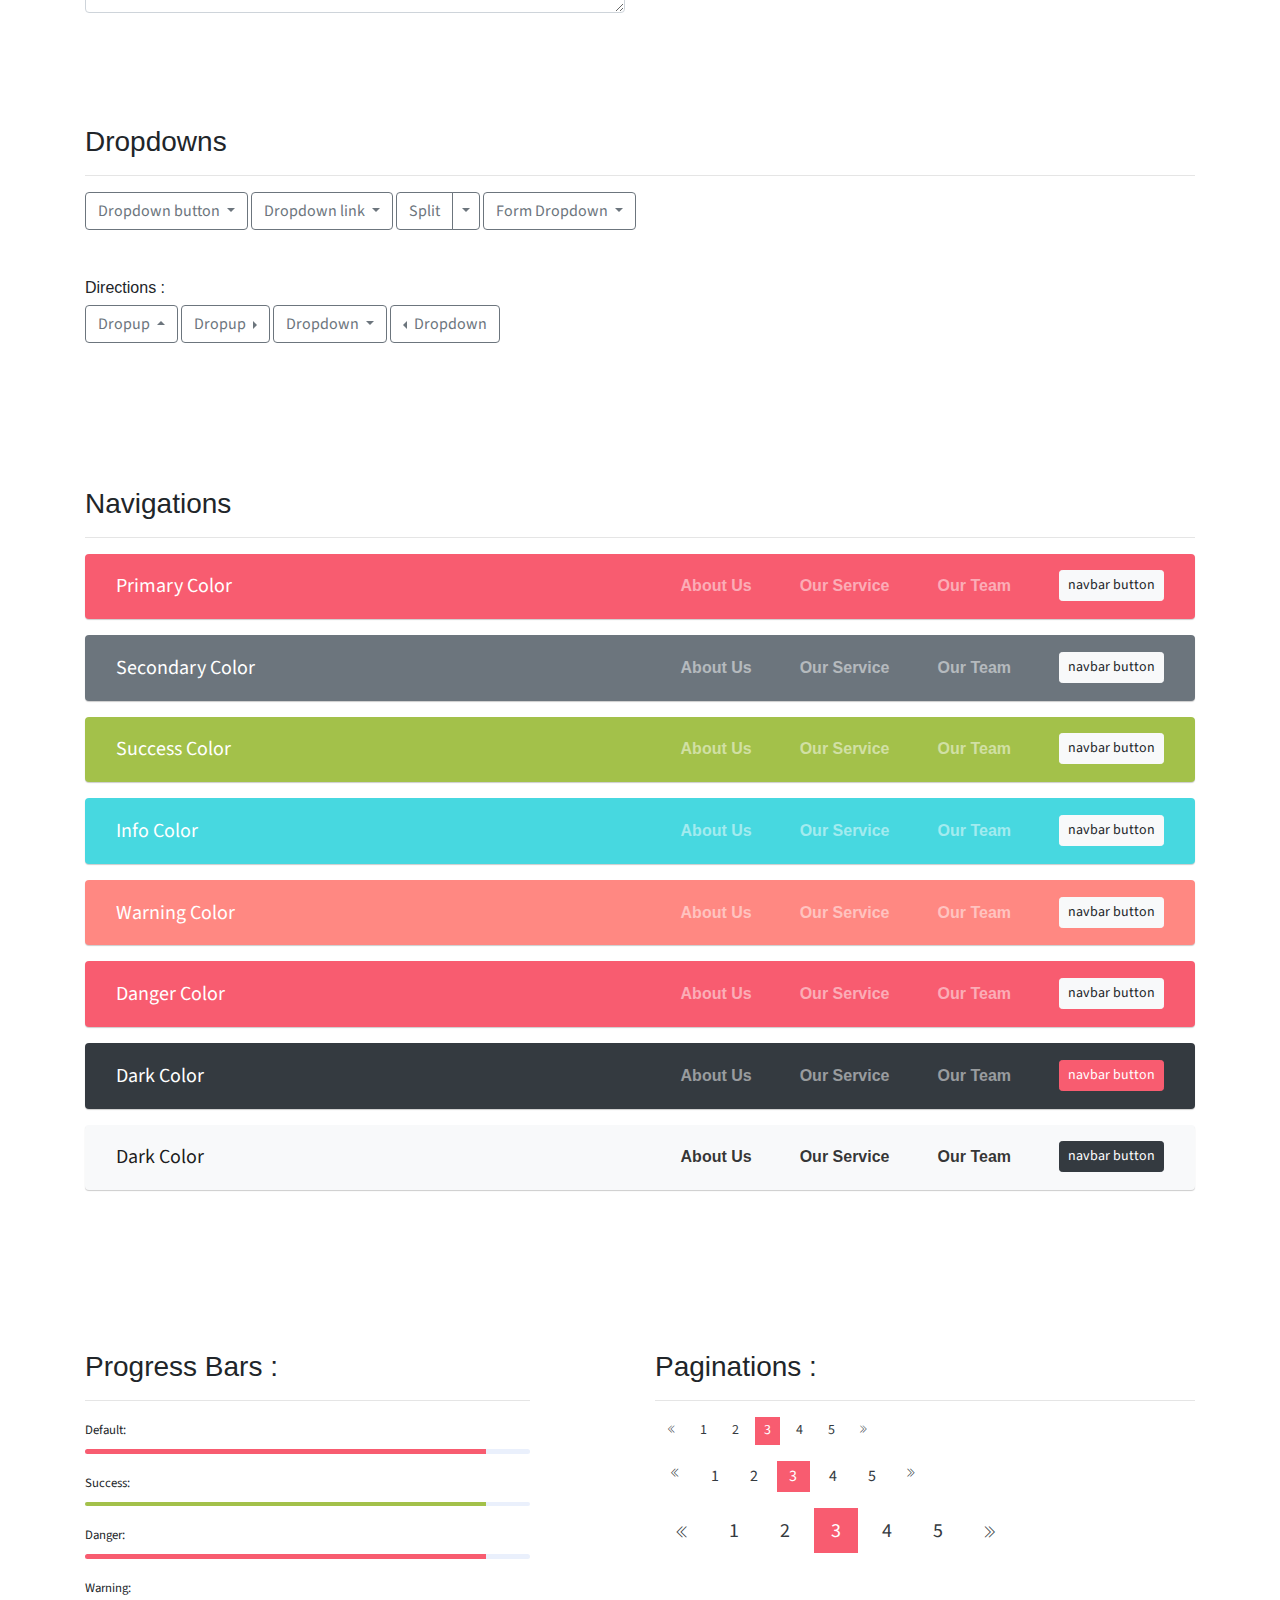
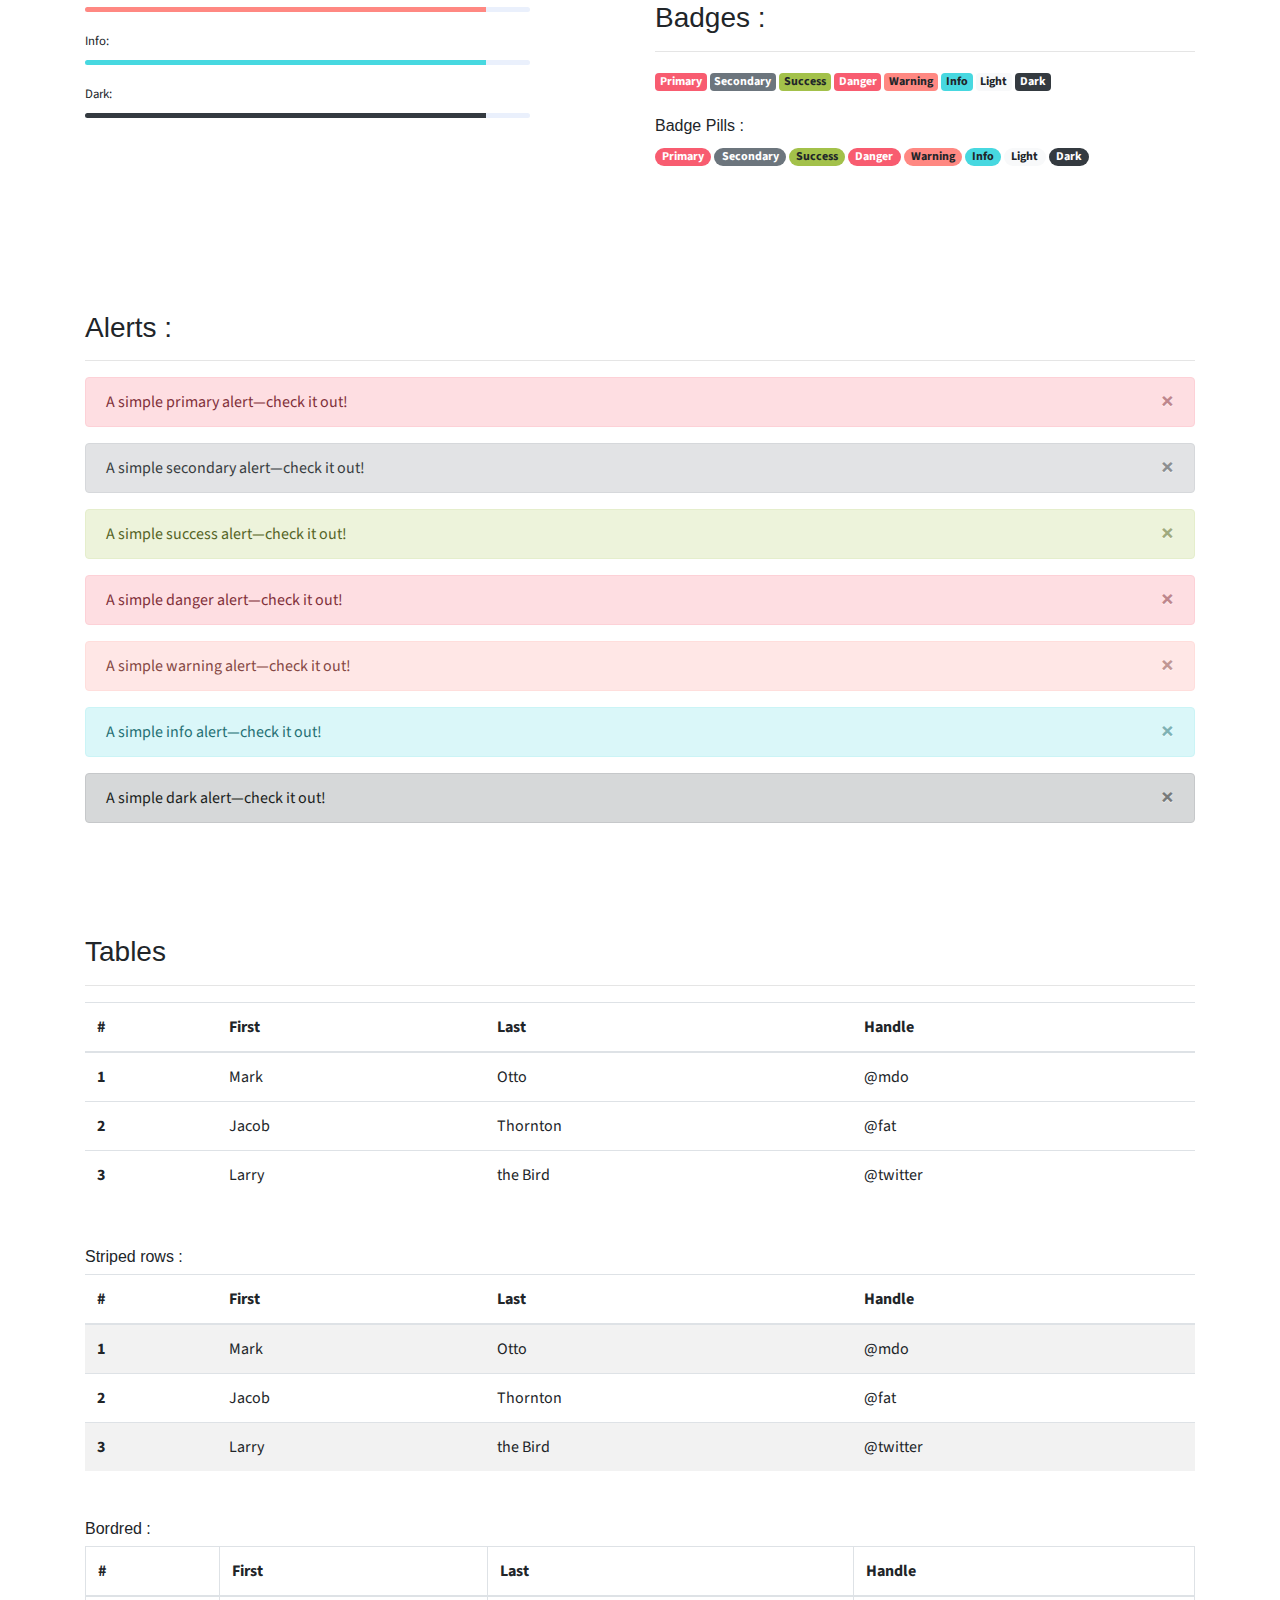
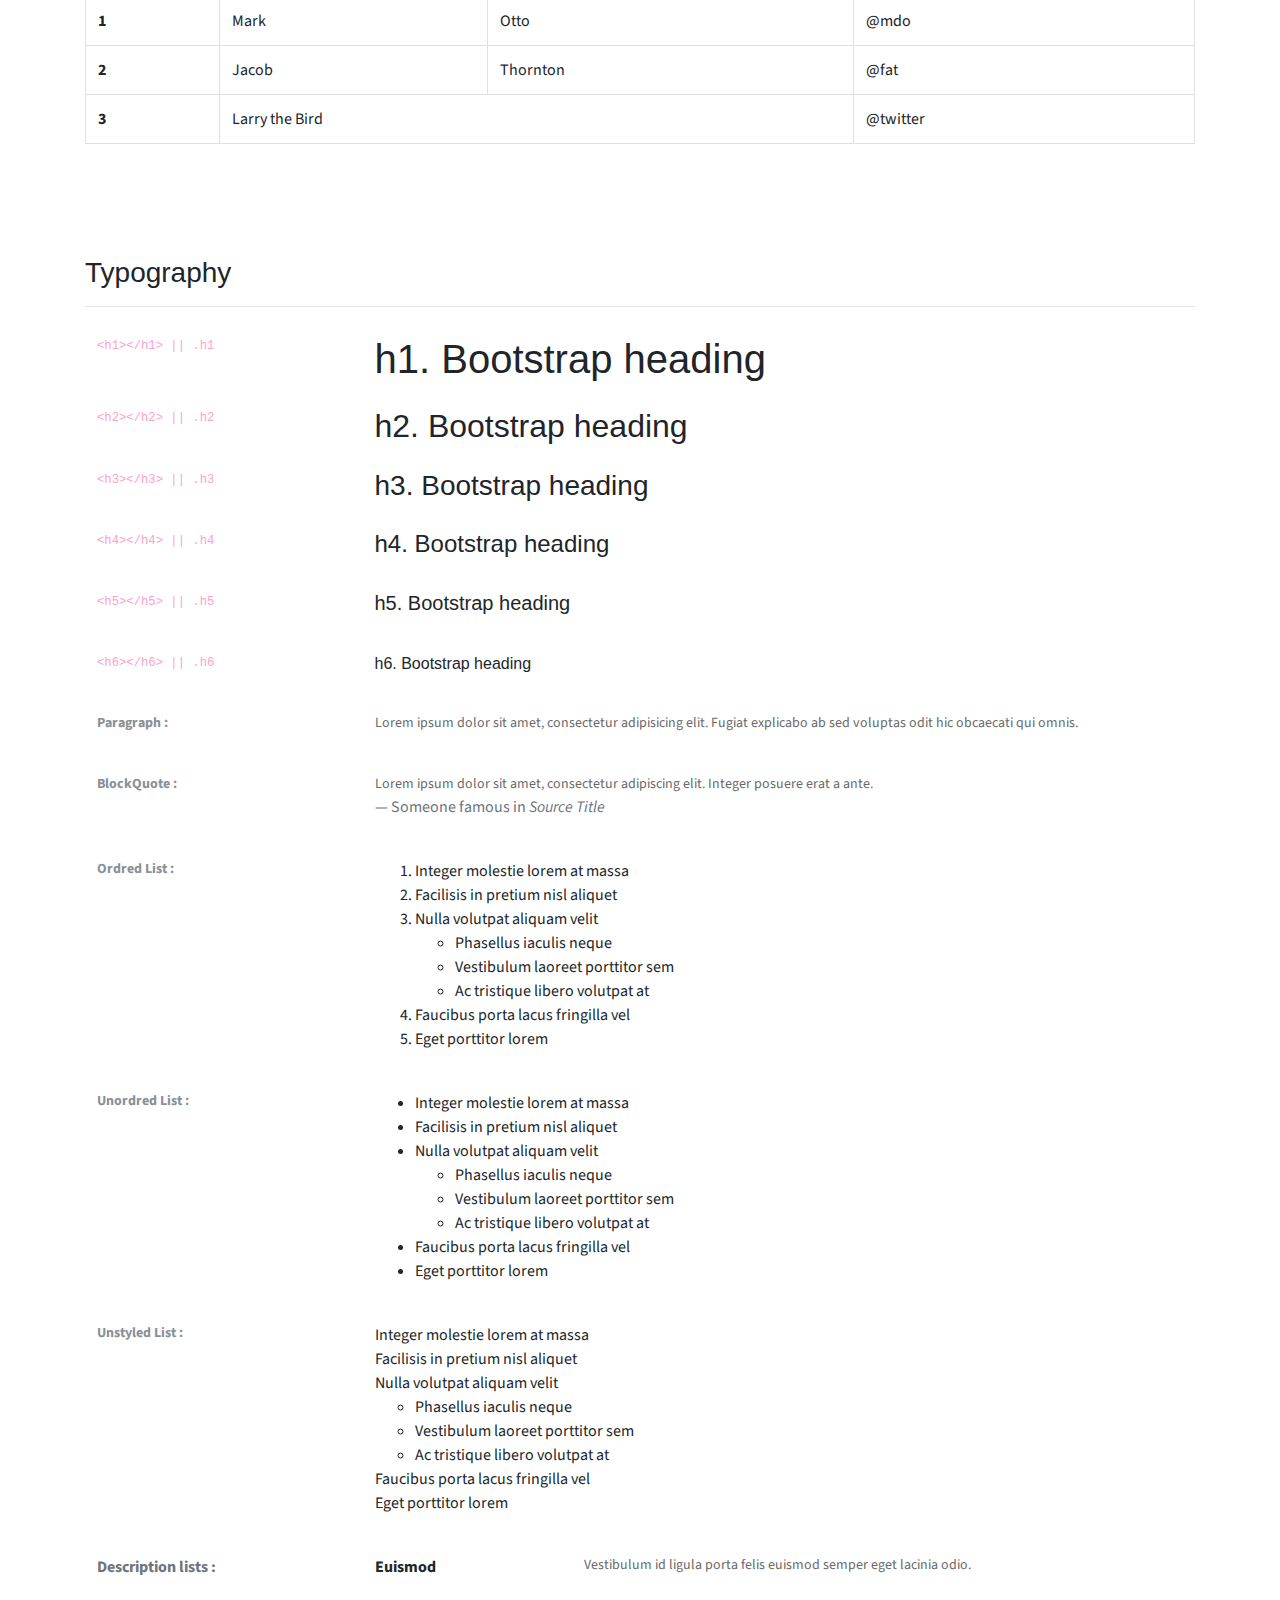
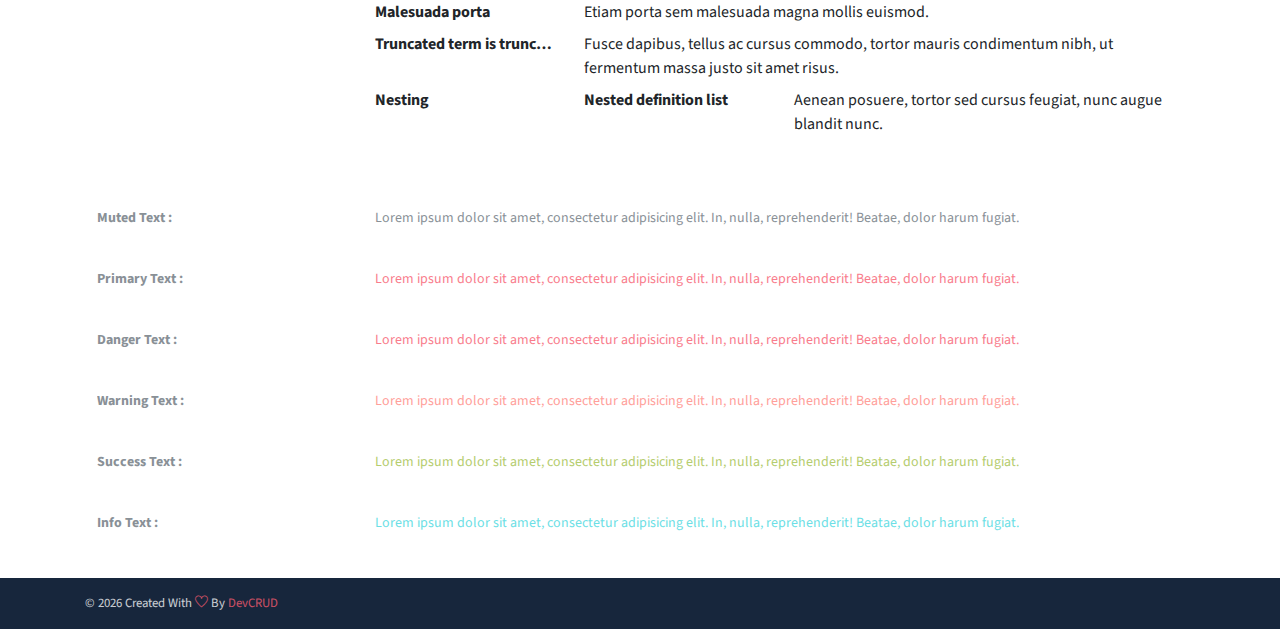
<file: public_html/components.html>
<!DOCTYPE html>
<html lang="en">
<head>
   <meta charset="utf-8">
   <meta name="viewport" content="width=device-width, initial-scale=1, shrink-to-fit=no">
   <meta name="description" content="Start your development with JohnDoe landing page.">
   <meta name="author" content="Devcrud">
   <title>JohnDoe Landing page | Components</title>
   <link rel="icon" href="assets/imgs/favicon.png" type="image/png">
   <!-- font icons -->
   <link rel="stylesheet" href="assets/vendors/themify-icons/css/themify-icons.css">
   <!-- Bootstrap + Steller  -->
   <link rel="stylesheet" href="assets/css/johndoe.css">
</head>
<body>

   <!-- Page Header -->
   <header class="header header-mini"> 
      <div class="header-title">Components</div> 
      <nav aria-label="breadcrumb">
         <ol class="breadcrumb">
            <li class="breadcrumb-item"><a href="/">Home</a></li>
            <li class="breadcrumb-item active" aria-current="page">Components</li>
         </ol>
      </nav>
   </header> <!-- End Of Page Header -->

   <!-- main content -->
   <div class="container">

      <!-- Buttons -->
      <h3 class="mt-5">Buttons</h3>
      <hr>
      <h6 class="section-secondary-title">Styles :</h6>
      <button class="btn btn-primary">Default</button>
      <button class="btn btn-outline-primary">outline</button>
      <button class="btn btn-primary rounded">Rounded</button>
      <button class="btn btn-primary rounded"><i class="ti-thumb-up pr-1"></i> With Icon</button>
      <button class="btn btn-primary circle"><i class="ti-heart"></i></button>

      <h6 class="section-secondary-title mt-5">Sizes :</h6>
      <button class="btn btn-primary btn-lg">Large</button>
      <button class="btn btn-primary ">Regular</button>
      <button class="btn btn-primary btn-sm">Small</button>
      <button class="btn btn-primary w-sm ml-3">w-sm</button>
      <button class="btn btn-primary w-md">w-md</button>
      <button class="btn btn-primary w-lg">w-lg</button>

      <h6 class="section-secondary-title mt-5">Colors :</h6>          
      <button type="button" class="btn btn-primary">Primary</button>
      <button type="button" class="btn btn-secondary">Secondary</button>
      <button type="button" class="btn btn-success">Success</button>
      <button type="button" class="btn btn-danger">Danger</button>
      <button type="button" class="btn btn-warning">Warning</button>
      <button type="button" class="btn btn-info">Info</button>
      <button type="button" class="btn btn-light">Light</button>
      <button type="button" class="btn btn-dark">Dark</button>

      <h6 class="section-secondary-title mt-5">Buttons Tags :</h6>
      <button class="btn btn-primary" type="submit">Button</button>
      <input class="btn btn-primary" type="button" value="Input">
      <input class="btn btn-primary" type="submit" value="Submit">
      <input class="btn btn-primary" type="reset" value="Reset">
      
      <!-- devider -->
      <div class="py-5"></div>

      <!-- Inputs -->
      <h3>Inputs</h3>
      <hr>
      <div class="row mt-5">
         <div class="col-md-6">
            <h6 class="section-secondary-title">Form controls :</h6>        
            <div class="form-group">
               <input type="email" class="form-control" id="exampleFormControlInput1" placeholder="Email address">
            </div>
            <div class="form-group">
               <input type="date" class="form-control" id="exampleFormControlInput1" placeholder="Date">
            </div>
            <div class="form-group">
               <input class="form-control" type="text" placeholder="Readonly input here…" readonly>
            </div>
            <div class="form-group">
               <input class="form-control" id="disabledInput" type="text" placeholder="Disabled input here..." disabled>
            </div>
            <div class="form-group">
               <select class="form-control" id="exampleFormControlSelect1">
                  <option>Example select</option>
                  <option>1</option>
                  <option>2</option>
                  <option>3</option>
                  <option>4</option>
                  <option>5</option>
               </select>
            </div>
            <div class="form-group">
               <select multiple class="form-control" id="exampleFormControlSelect2">
                  <option>Example multiple select</option>
                  <option>1</option>
                  <option>2</option>
                  <option>3</option>
                  <option>4</option>
                  <option>5</option>
               </select>
            </div>
            <div class="form-group">
               <textarea class="form-control" id="exampleFormControlTextarea1" rows="3" placeholder="Example textarea"></textarea>
            </div>
         </div>
         <div class="col-md-6">
            <h6 class="section-secondary-title">Sizes :</h6>    
            <div class="form-group">
               <input class="form-control form-control-lg" type="text" placeholder=".form-control-lg">             
            </div>
            <div class="form-group">
               <input class="form-control" type="text" placeholder="Default input">
            </div>
            <div class="form-group">
               <input class="form-control form-control-sm" type="text" placeholder=".form-control-sm"> 
            </div>
         </div>
      </div> <!-- end of inputs -->   

      <!-- devider -->
      <div class="py-5"></div>             

      <!-- Dropdowns -->
      <h3 class="components-section-title font-weight-normal">Dropdowns</h3>
      <hr>
      <div class="dropdown d-inline-block">
         <button class="btn btn-outline-secondary dropdown-toggle" type="button" id="dropdownMenuButton" data-toggle="dropdown" aria-haspopup="true" aria-expanded="false">
         Dropdown button
         </button>
         <div class="dropdown-menu" aria-labelledby="dropdownMenuButton">
         <a class="dropdown-item" href="#">Action</a>
         <a class="dropdown-item" href="#">Another action</a>
         <a class="dropdown-item" href="#">Something else here</a>
         </div>
      </div>
      <div class="dropdown d-inline-block">
         <a class="btn btn-outline-secondary dropdown-toggle" href="#" role="button" id="dropdownMenuLink" data-toggle="dropdown" aria-haspopup="true" aria-expanded="false">
            Dropdown link
         </a>
         <div class="dropdown-menu" aria-labelledby="dropdownMenuLink">
            <a class="dropdown-item" href="#">Action</a>
            <a class="dropdown-item" href="#">Another action</a>
            <a class="dropdown-item" href="#">Something else here</a>
         </div>
      </div>
      <div class="btn-group">
         <button type="button" class="btn btn-outline-secondary">Split</button>
         <button type="button" class="btn btn-outline-secondary dropdown-toggle dropdown-toggle-split" data-toggle="dropdown" aria-haspopup="true" aria-expanded="false">
         <span class="sr-only">Toggle Dropdown</span>
         </button>
         <div class="dropdown-menu">
            <a class="dropdown-item" href="#">Action</a>
            <a class="dropdown-item" href="#">Another action</a>
            <a class="dropdown-item" href="#">Something else here</a>
            <div class="dropdown-divider"></div>
            <a class="dropdown-item" href="#">Separated link</a>
         </div>
      </div>
      <div class="btn-group">
         <button class="btn btn-outline-secondary dropdown-toggle" type="button" id="dropdownMenuButton" data-toggle="dropdown" aria-haspopup="true" aria-expanded="false">
            Form Dropdown
         </button>
         <div class="dropdown-menu form">
            <form class="px-4 py-3">
               <div class="form-group">
                  <input type="email" class="form-control" id="exampleDropdownFormEmail1" placeholder="email@example.com">
               </div>
               <div class="form-group">
                  <input type="password" class="form-control" id="exampleDropdownFormPassword1" placeholder="Password">
               </div>
               <div class="form-check mb-3">
                  <input type="checkbox" class="form-check-input" id="dropdownCheck">
                  <label class="form-check-label" for="dropdownCheck">
                     Remember me
                  </label>
               </div>
               <button type="submit" class="btn btn-primary btn-block">Sign in</button>
            </form>
            <div class="dropdown-divider"></div>
            <a class="dropdown-item" href="#"><small>New around here? Sign up</small></a>
            <a class="dropdown-item" href="#"><small>Forgot password?</small></a>
         </div>
      </div>       
      <h6 class="section-secondary-title mt-5">Directions :</h6>  
      <div class="btn-group dropup">
         <button type="button" class="btn btn-outline-secondary dropdown-toggle" data-toggle="dropdown" aria-haspopup="true" aria-expanded="false">
            Dropup
         </button>
         <div class="dropdown-menu">
            <a class="dropdown-item" href="#">Action</a>
            <a class="dropdown-item" href="#">Another action</a>
            <a class="dropdown-item" href="#">Something else here</a>
            <div class="dropdown-divider"></div>
            <a class="dropdown-item" href="#">Separated link</a>
         </div>
      </div>
      <div class="btn-group dropright">
         <button type="button" class="btn btn-outline-secondary dropdown-toggle" data-toggle="dropdown" aria-haspopup="true" aria-expanded="false">
            Dropup
         </button>
         <div class="dropdown-menu">
            <a class="dropdown-item" href="#">Action</a>
            <a class="dropdown-item" href="#">Another action</a>
            <a class="dropdown-item" href="#">Something else here</a>
            <div class="dropdown-divider"></div>
            <a class="dropdown-item" href="#">Separated link</a>
         </div>
      </div>
      <div class="btn-group">
         <button type="button" class="btn btn-outline-secondary dropdown-toggle" data-toggle="dropdown" aria-haspopup="true" aria-expanded="false">
            Dropdown
         </button>
         <div class="dropdown-menu">
            <a class="dropdown-item" href="#">Action</a>
            <a class="dropdown-item" href="#">Another action</a>
            <a class="dropdown-item" href="#">Something else here</a>
            <div class="dropdown-divider"></div>
            <a class="dropdown-item" href="#">Separated link</a>
         </div>
      </div>
      <div class="btn-group dropleft">
         <button type="button" class="btn btn-outline-secondary dropdown-toggle" data-toggle="dropdown" aria-haspopup="true" aria-expanded="false">
            Dropdown
         </button>
         <div class="dropdown-menu">
            <a class="dropdown-item" href="#">Action</a>
            <a class="dropdown-item" href="#">Another action</a>
            <a class="dropdown-item" href="#">Something else here</a>
            <div class="dropdown-divider"></div>
            <a class="dropdown-item" href="#">Separated link</a>
         </div>
      </div> <!-- end of Dropdowns -->  

      <!-- devider -->
      <div class="py-5"></div>   

      <!-- navbars -->
      <h3 class="components-section-title font-weight-normal mt-5">Navigations</h3>
      <hr>
      <nav class="navbar navbar-expand-sm navbar-dark bg-primary rounded shadow mb-3">
         <div class="container">
            <a class="navbar-brand" href="#">Primary Color</a>
            <button class="navbar-toggler ml-auto" type="button" data-toggle="collapse" data-target="#navbarSupportedContent" aria-controls="navbarSupportedContent" aria-expanded="false" aria-label="Toggle navigation">
            <span class="navbar-toggler-icon"></span>
            </button>
            <div class="collapse navbar-collapse" id="navbarSupportedContent">
               <ul class="navbar-nav ml-auto"> 
                  <li class="nav-item">
                     <a class="nav-link" href="#about">About Us</a>
                  </li>
                  <li class="nav-item">
                     <a class="nav-link" href="#service">Our Service</a>
                  </li>
                  <li class="nav-item">
                     <a class="nav-link" href="#team">Our Team</a>
                  </li>
                  <li class="nav-item">
                     <a href="#book-table" class="ml-4 mt-1 btn btn-light btn-sm">navbar button</a>
                  </li>
               </ul>                       
            </div>
         </div>
      </nav>
      <nav class="navbar navbar-expand-sm navbar-dark bg-secondary rounded shadow mb-3">
         <div class="container">
            <a class="navbar-brand" href="#">Secondary Color</a>
            <button class="navbar-toggler ml-auto" type="button" data-toggle="collapse" data-target="#navbarSupportedContent" aria-controls="navbarSupportedContent" aria-expanded="false" aria-label="Toggle navigation">
            <span class="navbar-toggler-icon"></span>
            </button>
            <div class="collapse navbar-collapse" id="navbarSupportedContent">
               <ul class="navbar-nav ml-auto"> 
                  <li class="nav-item">
                     <a class="nav-link" href="#about">About Us</a>
                  </li>
                  <li class="nav-item">
                     <a class="nav-link" href="#service">Our Service</a>
                  </li>
                  <li class="nav-item">
                     <a class="nav-link" href="#team">Our Team</a>
                  </li>
                  <li class="nav-item">
                     <a href="#book-table" class="ml-4 mt-1 btn btn-light btn-sm">navbar button</a>
                  </li>
               </ul>                       
            </div>
         </div>
      </nav>
      <nav class="navbar navbar-expand-sm navbar-dark bg-success rounded shadow mb-3">
         <div class="container">
            <a class="navbar-brand" href="#">Success Color</a>
            <button class="navbar-toggler ml-auto" type="button" data-toggle="collapse" data-target="#navbarSupportedContent" aria-controls="navbarSupportedContent" aria-expanded="false" aria-label="Toggle navigation">
            <span class="navbar-toggler-icon"></span>
            </button>
            <div class="collapse navbar-collapse" id="navbarSupportedContent">
               <ul class="navbar-nav ml-auto"> 
                  <li class="nav-item">
                     <a class="nav-link" href="#about">About Us</a>
                  </li>
                  <li class="nav-item">
                     <a class="nav-link" href="#service">Our Service</a>
                  </li>
                  <li class="nav-item">
                     <a class="nav-link" href="#team">Our Team</a>
                  </li>
                  <li class="nav-item">
                     <a href="#book-table" class="ml-4 mt-1 btn btn-light btn-sm">navbar button</a>
                  </li>
               </ul>                       
            </div>
         </div>
      </nav>
      <nav class="navbar navbar-expand-sm navbar-dark bg-info rounded shadow mb-3">
         <div class="container">
            <a class="navbar-brand" href="#">Info Color</a>
            <button class="navbar-toggler ml-auto" type="button" data-toggle="collapse" data-target="#navbarSupportedContent" aria-controls="navbarSupportedContent" aria-expanded="false" aria-label="Toggle navigation">
            <span class="navbar-toggler-icon"></span>
            </button>
            <div class="collapse navbar-collapse" id="navbarSupportedContent">
               <ul class="navbar-nav ml-auto"> 
                  <li class="nav-item">
                     <a class="nav-link" href="#about">About Us</a>
                  </li>
                  <li class="nav-item">
                     <a class="nav-link" href="#service">Our Service</a>
                  </li>
                  <li class="nav-item">
                     <a class="nav-link" href="#team">Our Team</a>
                  </li>
                  <li class="nav-item">
                     <a href="#book-table" class="ml-4 mt-1 btn btn-light btn-sm">navbar button</a>
                  </li>
               </ul>                       
            </div>
         </div>
      </nav>
      <nav class="navbar navbar-expand-sm navbar-dark bg-warning rounded shadow mb-3">
         <div class="container">
            <a class="navbar-brand" href="#">Warning Color</a>
            <button class="navbar-toggler ml-auto" type="button" data-toggle="collapse" data-target="#navbarSupportedContent" aria-controls="navbarSupportedContent" aria-expanded="false" aria-label="Toggle navigation">
            <span class="navbar-toggler-icon"></span>
            </button>
            <div class="collapse navbar-collapse" id="navbarSupportedContent">
               <ul class="navbar-nav ml-auto"> 
                  <li class="nav-item">
                     <a class="nav-link" href="#about">About Us</a>
                  </li>
                  <li class="nav-item">
                     <a class="nav-link" href="#service">Our Service</a>
                  </li>
                  <li class="nav-item">
                     <a class="nav-link" href="#team">Our Team</a>
                  </li>
                  <li class="nav-item">
                     <a href="#book-table" class="ml-4 mt-1 btn btn-light btn-sm">navbar button</a>
                  </li>
               </ul>                       
            </div>
         </div>
      </nav>
      <nav class="navbar navbar-expand-sm navbar-dark bg-danger rounded shadow mb-3">
         <div class="container">
            <a class="navbar-brand" href="#">Danger Color</a>
            <button class="navbar-toggler ml-auto" type="button" data-toggle="collapse" data-target="#navbarSupportedContent" aria-controls="navbarSupportedContent" aria-expanded="false" aria-label="Toggle navigation">
            <span class="navbar-toggler-icon"></span>
            </button>
            <div class="collapse navbar-collapse" id="navbarSupportedContent">
               <ul class="navbar-nav ml-auto"> 
                  <li class="nav-item">
                     <a class="nav-link" href="#about">About Us</a>
                  </li>
                  <li class="nav-item">
                     <a class="nav-link" href="#service">Our Service</a>
                  </li>
                  <li class="nav-item">
                     <a class="nav-link" href="#team">Our Team</a>
                  </li>
                  <li class="nav-item">
                     <a href="#book-table" class="ml-4 mt-1 btn btn-light btn-sm">navbar button</a>
                  </li>
               </ul>                       
            </div>
         </div>
      </nav>
      <nav class="navbar navbar-expand-sm navbar-dark bg-dark rounded shadow mb-3">
         <div class="container">
            <a class="navbar-brand" href="#">Dark Color</a>
            <button class="navbar-toggler ml-auto" type="button" data-toggle="collapse" data-target="#navbarSupportedContent" aria-controls="navbarSupportedContent" aria-expanded="false" aria-label="Toggle navigation">
            <span class="navbar-toggler-icon"></span>
            </button>
            <div class="collapse navbar-collapse" id="navbarSupportedContent">
               <ul class="navbar-nav ml-auto"> 
                  <li class="nav-item">
                     <a class="nav-link" href="#about">About Us</a>
                  </li>
                  <li class="nav-item">
                     <a class="nav-link" href="#service">Our Service</a>
                  </li>
                  <li class="nav-item">
                     <a class="nav-link" href="#team">Our Team</a>
                  </li>
                  <li class="nav-item">
                     <a href="#book-table" class="ml-4 mt-1 btn btn-primary btn-sm">navbar button</a>
                  </li>
               </ul>                       
            </div>
         </div>
      </nav>
      <nav class="navbar navbar-expand-sm navbar-light bg-light rounded shadow mb-3">
         <div class="container">
            <a class="navbar-brand" href="#">Dark Color</a>
            <button class="navbar-toggler ml-auto" type="button" data-toggle="collapse" data-target="#navbarSupportedContent" aria-controls="navbarSupportedContent" aria-expanded="false" aria-label="Toggle navigation">
            <span class="navbar-toggler-icon"></span>
            </button>
            <div class="collapse navbar-collapse" id="navbarSupportedContent">
               <ul class="navbar-nav ml-auto"> 
                  <li class="nav-item">
                     <a class="nav-link" href="#about">About Us</a>
                  </li>
                  <li class="nav-item">
                     <a class="nav-link" href="#service">Our Service</a>
                  </li>
                  <li class="nav-item">
                     <a class="nav-link" href="#team">Our Team</a>
                  </li>
                  <li class="nav-item">
                     <a href="#book-table" class="ml-4 mt-1 btn btn-dark btn-sm">navbar button</a>
                  </li>
               </ul>                       
            </div>
         </div>
      </nav>
      <!-- End of navbars -->

      <!-- devider -->
      <div class="py-5"></div>   
      
      <!-- progress bars -->
      <div class="row justify-content-between">
         <div class="col-md-5">
            <h3 class="components-section-title font-weight-normal mt-5">Progress Bars :</h3>
            <hr>
            <small>Default: </small>
            <div class="progress mt-2 mb-3">
               <div class="progress-bar" role="progressbar" style="width: 90%" aria-valuenow="25" aria-valuemin="0" aria-valuemax="100"></div>
            </div>
            <small>Success:</small>
            <div class="progress mt-2 mb-3">
               <div class="progress-bar bg-success" role="progressbar" style="width: 90%" aria-valuenow="25" aria-valuemin="0" aria-valuemax="100"></div>
            </div>
            <small>Danger:</small>
            <div class="progress mt-2 mb-3">
               <div class="progress-bar bg-danger" role="progressbar" style="width: 90%" aria-valuenow="25" aria-valuemin="0" aria-valuemax="100"></div>
            </div>
            <small>Warning:</small>
            <div class="progress mt-2 mb-3">
               <div class="progress-bar bg-warning" role="progressbar" style="width: 90%" aria-valuenow="25" aria-valuemin="0" aria-valuemax="100"></div>
            </div>
            <small>Info:</small>
            <div class="progress mt-2 mb-3">
               <div class="progress-bar bg-info" role="progressbar" style="width: 90%" aria-valuenow="25" aria-valuemin="0" aria-valuemax="100"></div>
            </div>
            <small>Dark:</small>
            <div class="progress mt-2 mb-3">
               <div class="progress-bar bg-dark" role="progressbar" style="width: 90%" aria-valuenow="25" aria-valuemin="0" aria-valuemax="100"></div>
            </div>
         </div>
         <div class="col-md-6">
            <h3 class="components-section-title font-weight-normal mt-5">Paginations :</h3>
            <hr>
            <nav aria-label="Page navigation example">
               <ul class="pagination pagination-sm">
                  <li class="page-item"><a class="page-link" href="#"><i class="ti-angle-double-left"></i></a></li>
                  <li class="page-item"><a class="page-link" href="#">1</a></li>
                  <li class="page-item"><a class="page-link" href="#">2</a></li>
                  <li class="page-item active"><a class="page-link" href="#">3</a></li>
                  <li class="page-item"><a class="page-link" href="#">4</a></li>
                  <li class="page-item"><a class="page-link" href="#">5</a></li>
                  <li class="page-item"><a class="page-link" href="#"><i class="ti-angle-double-right"></i></a></li>
               </ul>
            </nav>
            <nav aria-label="Page navigation example">
               <ul class="pagination">
               <li class="page-item"><a class="page-link" href="#"><i class="ti-angle-double-left"></i></a></li>
                  <li class="page-item"><a class="page-link" href="#">1</a></li>
                  <li class="page-item"><a class="page-link" href="#">2</a></li>
                  <li class="page-item active"><a class="page-link" href="#">3</a></li>
                  <li class="page-item"><a class="page-link" href="#">4</a></li>
                  <li class="page-item"><a class="page-link" href="#">5</a></li>
                  <li class="page-item"><a class="page-link" href="#"><i class="ti-angle-double-right"></i></a></li>
               </ul>
            </nav>
            <nav aria-label="Page navigation example">
               <ul class="pagination pagination-lg">
                  <li class="page-item"><a class="page-link" href="#"><i class="ti-angle-double-left"></i></a></li>
                  <li class="page-item"><a class="page-link" href="#">1</a></li>
                  <li class="page-item"><a class="page-link" href="#">2</a></li>
                  <li class="page-item active"><a class="page-link" href="#">3</a></li>
                  <li class="page-item"><a class="page-link" href="#">4</a></li>
                  <li class="page-item"><a class="page-link" href="#">5</a></li>
                  <li class="page-item"><a class="page-link" href="#"><i class="ti-angle-double-right"></i></a></li>
               </ul>
            </nav>

            <!-- Badges -->
            <h3 class="components-section-title font-weight-normal mt-5">Badges :</h3>
            <hr>
            <span class="badge badge-primary">Primary</span>
            <span class="badge badge-secondary">Secondary</span>
            <span class="badge badge-success">Success</span>
            <span class="badge badge-danger">Danger</span>
            <span class="badge badge-warning">Warning</span>
            <span class="badge badge-info">Info</span>
            <span class="badge badge-light">Light</span>
            <span class="badge badge-dark">Dark</span>
            <h6 class="section-secondary-title mt-4 mb-2">Badge Pills :</h6>
            <span class="badge badge-pill badge-primary">Primary</span>
            <span class="badge badge-pill badge-secondary">Secondary</span>
            <span class="badge badge-pill badge-success">Success</span>
            <span class="badge badge-pill badge-danger">Danger</span>
            <span class="badge badge-pill badge-warning">Warning</span>
            <span class="badge badge-pill badge-info">Info</span>
            <span class="badge badge-pill badge-light">Light</span>
            <span class="badge badge-pill badge-dark">Dark</span>
         </div>
      </div> <!-- End of Progress bars -->

      <!-- devider -->
      <div class="py-5"></div>  

      <!-- Alerts -->
      <h3 class="components-section-title font-weight-normal mt-5">Alerts :</h3>
      <hr>
      <div class="alert alert-primary alert-dismissible fade show" role="alert">
         A simple primary alert—check it out!
         <button type="button" class="close" data-dismiss="alert" aria-label="Close">
            <span aria-hidden="true">&times;</span>
         </button>
      </div>
      <div class="alert alert-secondary alert-dismissible fade show" role="alert">
         A simple secondary alert—check it out!
         <button type="button" class="close" data-dismiss="alert" aria-label="Close">
            <span aria-hidden="true">&times;</span>
         </button>
      </div>
      <div class="alert alert-success alert-dismissible fade show" role="alert">
         A simple success alert—check it out!
         <button type="button" class="close" data-dismiss="alert" aria-label="Close">
            <span aria-hidden="true">&times;</span>
         </button>
      </div>
      <div class="alert alert-danger alert-dismissible fade show" role="alert">
         A simple danger alert—check it out!
         <button type="button" class="close" data-dismiss="alert" aria-label="Close">
            <span aria-hidden="true">&times;</span>
         </button>
      </div>
      <div class="alert alert-warning alert-dismissible fade show" role="alert">
         A simple warning alert—check it out!
         <button type="button" class="close" data-dismiss="alert" aria-label="Close">
            <span aria-hidden="true">&times;</span>
         </button>
      </div>
      <div class="alert alert-info alert-dismissible fade show" role="alert">
         A simple info alert—check it out!
         <button type="button" class="close" data-dismiss="alert" aria-label="Close">
            <span aria-hidden="true">&times;</span>
         </button>
      </div>
      <div class="alert alert-dark alert-dismissible fade show" role="alert">
         A simple dark alert—check it out!
         <button type="button" class="close" data-dismiss="alert" aria-label="Close">
            <span aria-hidden="true">&times;</span>
         </button>
      </div>
      <!-- end of alerts -->

      <!-- devider -->
      <div class="py-5"></div> 
   
      <!-- tables -->
      <h3 class="components-section-title">Tables</h3>
      <hr>
      <table class="table">
         <thead>
            <tr>
               <th scope="col">#</th>
               <th scope="col">First</th>
               <th scope="col">Last</th>
               <th scope="col">Handle</th>
            </tr>
         </thead>
         <tbody>
            <tr>
               <th scope="row">1</th>
               <td>Mark</td>
               <td>Otto</td>
               <td>@mdo</td>
            </tr>
            <tr>
               <th scope="row">2</th>
               <td>Jacob</td>
               <td>Thornton</td>
               <td>@fat</td>
            </tr>
            <tr>
               <th scope="row">3</th>
               <td>Larry</td>
               <td>the Bird</td>
               <td>@twitter</td>
            </tr>
         </tbody>
      </table>

      <h6 class="section-secondary-title mt-5">Striped rows :</h6>
      <table class="table table-striped">
         <thead>
            <tr>
               <th scope="col">#</th>
               <th scope="col">First</th>
               <th scope="col">Last</th>
               <th scope="col">Handle</th>
            </tr>
         </thead>
         <tbody>
            <tr>
               <th scope="row">1</th>
               <td>Mark</td>
               <td>Otto</td>
               <td>@mdo</td>
            </tr>
            <tr>
               <th scope="row">2</th>
               <td>Jacob</td>
               <td>Thornton</td>
               <td>@fat</td>
            </tr>
            <tr>
               <th scope="row">3</th>
               <td>Larry</td>
               <td>the Bird</td>
               <td>@twitter</td>
            </tr>
         </tbody>
      </table>

      <h6 class="section-secondary-title mt-5">Bordred :</h6>
      <table class="table table-bordered">
         <thead>
            <tr>
               <th scope="col">#</th>
               <th scope="col">First</th>
               <th scope="col">Last</th>
               <th scope="col">Handle</th>
            </tr>
         </thead>
         <tbody>
            <tr>
               <th scope="row">1</th>
               <td>Mark</td>
               <td>Otto</td>
               <td>@mdo</td>
            </tr>
            <tr>
               <th scope="row">2</th>
               <td>Jacob</td>
               <td>Thornton</td>
               <td>@fat</td>
            </tr>
            <tr>
               <th scope="row">3</th>
               <td colspan="2">Larry the Bird</td>
               <td>@twitter</td>
            </tr>
         </tbody>
      </table>
      <!-- end of tables -->

      <!-- devider -->
      <div class="py-5"></div> 

      <!-- typography -->
      <h3 class="components-section-title">Typography</h3>
      <hr>
     
      <table class="table table-borderless v-align-center">
         <tbody>
            <tr>
               <td>
                  <p><code class="highlighter-rouge">&lt;h1&gt;&lt;/h1&gt; || .h1</code></p>
               </td>
               <td class="w-75"><span class="h1">h1. Bootstrap heading</span></td>
            </tr>
            <tr>
               <td>
                  <p><code class="highlighter-rouge">&lt;h2&gt;&lt;/h2&gt; || .h2</code></p>
               </td>
               <td><span class="h2">h2. Bootstrap heading</span></td>
            </tr>
            <tr>
               <td>
                  <p><code class="highlighter-rouge">&lt;h3&gt;&lt;/h3&gt; || .h3</code></p>
               </td>
               <td><span class="h3">h3. Bootstrap heading</span></td>
            </tr>
            <tr>
               <td>
                  <p><code class="highlighter-rouge">&lt;h4&gt;&lt;/h4&gt; || .h4</code></p>
               </td>
               <td><span class="h4">h4. Bootstrap heading</span></td>
            </tr>
            <tr>
               <td>
                  <p><code class="highlighter-rouge">&lt;h5&gt;&lt;/h5&gt; || .h5</code></p>
               </td>
               <td><span class="h5">h5. Bootstrap heading</span></td>
            </tr>
            <tr>
               <td>
                  <p><code class="highlighter-rouge">&lt;h6&gt;&lt;/h6&gt; || .h6</code></p>
               </td>
               <td><span class="h6">h6. Bootstrap heading</span></td>
            </tr>
            <tr>
               <td>
                  <p class="font-weight-bold text-muted">Paragraph :</p>
               </td>
               <td><p>Lorem ipsum dolor sit amet, consectetur adipisicing elit. Fugiat explicabo ab sed voluptas odit hic obcaecati qui omnis.</p></td>
            </tr>
            <tr>
               <td>
                  <p class="font-weight-bold text-muted">BlockQuote :</p>
               </td>
               <td>
                  <blockquote class="blockquote">
                     <p class="mb-0">Lorem ipsum dolor sit amet, consectetur adipiscing elit. Integer posuere erat a ante.</p>
                     <footer class="blockquote-footer">Someone famous in <cite title="Source Title">Source Title</cite></footer>
                  </blockquote>
               </td>
            </tr>

            
            <tr>
               <td><p class="font-weight-bold text-muted">Ordred List :</p></td>
               <td>
                  <ol>
                     <li>Integer molestie lorem at massa</li>
                     <li>Facilisis in pretium nisl aliquet</li>
                     <li>Nulla volutpat aliquam velit
                        <ul>
                           <li>Phasellus iaculis neque</li>
                           <li>Vestibulum laoreet porttitor sem</li>
                           <li>Ac tristique libero volutpat at</li>
                        </ul>
                     </li>
                     <li>Faucibus porta lacus fringilla vel</li>
                     <li>Eget porttitor lorem</li>
                  </ol>
               </td>
            </tr>
            <tr>
               <td><p class="font-weight-bold text-muted">Unordred List :</p></td>
               <td>
                  <ul >
                     <li>Integer molestie lorem at massa</li>
                     <li>Facilisis in pretium nisl aliquet</li>
                     <li>Nulla volutpat aliquam velit
                        <ul>
                           <li>Phasellus iaculis neque</li>
                           <li>Vestibulum laoreet porttitor sem</li>
                           <li>Ac tristique libero volutpat at</li>
                        </ul>
                     </li>
                     <li>Faucibus porta lacus fringilla vel</li>
                     <li>Eget porttitor lorem</li>
                  </ul>
               </td>
            </tr>
            <tr>
               <td><p class="font-weight-bold text-muted">Unstyled List :</p></td>
               <td>
                  <ul class="list-unstyled">
                     <li>Integer molestie lorem at massa</li>
                     <li>Facilisis in pretium nisl aliquet</li>
                     <li>Nulla volutpat aliquam velit
                        <ul>
                           <li>Phasellus iaculis neque</li>
                           <li>Vestibulum laoreet porttitor sem</li>
                           <li>Ac tristique libero volutpat at</li>
                        </ul>
                     </li>
                     <li>Faucibus porta lacus fringilla vel</li>
                     <li>Eget porttitor lorem</li>
                  </ul>
               </td>
            </tr>
            <tr>
               <td class="font-weight-bold text-muted">Description lists : </td>
               <td>
                  <dl class="row">
                     <dt class="col-sm-3">Euismod</dt>
                     <dd class="col-sm-9">
                        <p>Vestibulum id ligula porta felis euismod semper eget lacinia odio.</p>
                     </dd>

                     <dt class="col-sm-3">Malesuada porta</dt>
                     <dd class="col-sm-9">Etiam porta sem malesuada magna mollis euismod.</dd>

                     <dt class="col-sm-3 text-truncate">Truncated term is truncated</dt>
                     <dd class="col-sm-9">Fusce dapibus, tellus ac cursus commodo, tortor mauris condimentum nibh, ut fermentum massa justo sit amet risus.</dd>

                     <dt class="col-sm-3">Nesting</dt>
                     <dd class="col-sm-9">
                        <dl class="row">
                           <dt class="col-sm-4">Nested definition list</dt>
                           <dd class="col-sm-8">Aenean posuere, tortor sed cursus feugiat, nunc augue blandit nunc.</dd>
                        </dl>
                     </dd>
                  </dl>
               </td>
            </tr>
            <tr>
               <td>
                  <p class="font-weight-bold text-muted">Muted Text :</p>
               </td>
               <td>
                  <p class="text-muted">Lorem ipsum dolor sit amet, consectetur adipisicing elit. In, nulla, reprehenderit! Beatae, dolor harum fugiat.</p>
               </td>
            </tr>
            <tr>
               <td>
                  <p class="font-weight-bold text-muted">Primary Text :</p>
               </td>
               <td>
                  <p class="text-primary">Lorem ipsum dolor sit amet, consectetur adipisicing elit. In, nulla, reprehenderit! Beatae, dolor harum fugiat.</p>
               </td>
            </tr>
            <tr>
               <td>
                  <p class="font-weight-bold text-muted">Danger Text :</p>
               </td>
               <td>
                  <p class="text-danger">Lorem ipsum dolor sit amet, consectetur adipisicing elit. In, nulla, reprehenderit! Beatae, dolor harum fugiat.</p>
               </td>
            </tr>
            <tr>
               <td>
                  <p class="font-weight-bold text-muted">Warning Text :</p>
               </td>
               <td>
                  <p class="text-warning">Lorem ipsum dolor sit amet, consectetur adipisicing elit. In, nulla, reprehenderit! Beatae, dolor harum fugiat.</p>
               </td>
            </tr>
            <tr>
               <td>
                  <p class="font-weight-bold text-muted">Success Text :</p>
               </td>
               <td>
                  <p class="text-success">Lorem ipsum dolor sit amet, consectetur adipisicing elit. In, nulla, reprehenderit! Beatae, dolor harum fugiat.</p>
               </td>
            </tr>
            <tr>
               <td>
                  <p class="font-weight-bold text-muted">Info Text :</p>
               </td>
               <td>
                  <p class="text-info">Lorem ipsum dolor sit amet, consectetur adipisicing elit. In, nulla, reprehenderit! Beatae, dolor harum fugiat.</p>
               </td>
            </tr>
         </tbody>
      </table>
   </div>
   <!-- end of typography -->

   <!-- Page Footer -->
   <footer class="footer py-3">
        <div class="container">
            <p class="small mb-0 text-light">
                &copy; <script>document.write(new Date().getFullYear())</script> Created With <i class="ti-heart text-danger"></i> By <a href="http://devcrud.com" target="_blank"><span class="text-danger" title="Bootstrap 4 Themes and Dashboards">DevCRUD</span></a> 
            </p>
        </div>
    </footer>
   <!-- End of Page Footer -->  
   
   <!-- core  -->
   <script src="assets/vendors/jquery/jquery-3.4.1.js"></script>
   <script src="assets/vendors/bootstrap/bootstrap.bundle.js"></script>

</body>
</html>
</file>
<file: public_html/assets/vendors/themify-icons/css/themify-icons.css>
@font-face {
	font-family: 'themify';
	src:url("../fonts/themify.eot?-fvbane");
	src:url("../fonts/themify.eot?#iefix-fvbane") format("embedded-opentype"),
		url("../fonts/themify.woff?-fvbane") format("woff"),
		url("../fonts/themify.ttf?-fvbane") format("truetype"),
		url("../fonts/themify.svg?-fvbane#themify") format("svg");
	font-weight: normal;
	font-style: normal;
}

[class^="ti-"], [class*=" ti-"] {
	font-family: 'themify';
	speak: none;
	font-style: normal;
	font-weight: normal;
	font-variant: normal;
	text-transform: none;
	line-height: 1;

	/* Better Font Rendering =========== */
	-webkit-font-smoothing: antialiased;
	-moz-osx-font-smoothing: grayscale;
}

.ti-wand:before {
	content: "\e600";
}
.ti-volume:before {
	content: "\e601";
}
.ti-user:before {
	content: "\e602";
}
.ti-unlock:before {
	content: "\e603";
}
.ti-unlink:before {
	content: "\e604";
}
.ti-trash:before {
	content: "\e605";
}
.ti-thought:before {
	content: "\e606";
}
.ti-target:before {
	content: "\e607";
}
.ti-tag:before {
	content: "\e608";
}
.ti-tablet:before {
	content: "\e609";
}
.ti-star:before {
	content: "\e60a";
}
.ti-spray:before {
	content: "\e60b";
}
.ti-signal:before {
	content: "\e60c";
}
.ti-shopping-cart:before {
	content: "\e60d";
}
.ti-shopping-cart-full:before {
	content: "\e60e";
}
.ti-settings:before {
	content: "\e60f";
}
.ti-search:before {
	content: "\e610";
}
.ti-zoom-in:before {
	content: "\e611";
}
.ti-zoom-out:before {
	content: "\e612";
}
.ti-cut:before {
	content: "\e613";
}
.ti-ruler:before {
	content: "\e614";
}
.ti-ruler-pencil:before {
	content: "\e615";
}
.ti-ruler-alt:before {
	content: "\e616";
}
.ti-bookmark:before {
	content: "\e617";
}
.ti-bookmark-alt:before {
	content: "\e618";
}
.ti-reload:before {
	content: "\e619";
}
.ti-plus:before {
	content: "\e61a";
}
.ti-pin:before {
	content: "\e61b";
}
.ti-pencil:before {
	content: "\e61c";
}
.ti-pencil-alt:before {
	content: "\e61d";
}
.ti-paint-roller:before {
	content: "\e61e";
}
.ti-paint-bucket:before {
	content: "\e61f";
}
.ti-na:before {
	content: "\e620";
}
.ti-mobile:before {
	content: "\e621";
}
.ti-minus:before {
	content: "\e622";
}
.ti-medall:before {
	content: "\e623";
}
.ti-medall-alt:before {
	content: "\e624";
}
.ti-marker:before {
	content: "\e625";
}
.ti-marker-alt:before {
	content: "\e626";
}
.ti-arrow-up:before {
	content: "\e627";
}
.ti-arrow-right:before {
	content: "\e628";
}
.ti-arrow-left:before {
	content: "\e629";
}
.ti-arrow-down:before {
	content: "\e62a";
}
.ti-lock:before {
	content: "\e62b";
}
.ti-location-arrow:before {
	content: "\e62c";
}
.ti-link:before {
	content: "\e62d";
}
.ti-layout:before {
	content: "\e62e";
}
.ti-layers:before {
	content: "\e62f";
}
.ti-layers-alt:before {
	content: "\e630";
}
.ti-key:before {
	content: "\e631";
}
.ti-import:before {
	content: "\e632";
}
.ti-image:before {
	content: "\e633";
}
.ti-heart:before {
	content: "\e634";
}
.ti-heart-broken:before {
	content: "\e635";
}
.ti-hand-stop:before {
	content: "\e636";
}
.ti-hand-open:before {
	content: "\e637";
}
.ti-hand-drag:before {
	content: "\e638";
}
.ti-folder:before {
	content: "\e639";
}
.ti-flag:before {
	content: "\e63a";
}
.ti-flag-alt:before {
	content: "\e63b";
}
.ti-flag-alt-2:before {
	content: "\e63c";
}
.ti-eye:before {
	content: "\e63d";
}
.ti-export:before {
	content: "\e63e";
}
.ti-exchange-vertical:before {
	content: "\e63f";
}
.ti-desktop:before {
	content: "\e640";
}
.ti-cup:before {
	content: "\e641";
}
.ti-crown:before {
	content: "\e642";
}
.ti-comments:before {
	content: "\e643";
}
.ti-comment:before {
	content: "\e644";
}
.ti-comment-alt:before {
	content: "\e645";
}
.ti-close:before {
	content: "\e646";
}
.ti-clip:before {
	content: "\e647";
}
.ti-angle-up:before {
	content: "\e648";
}
.ti-angle-right:before {
	content: "\e649";
}
.ti-angle-left:before {
	content: "\e64a";
}
.ti-angle-down:before {
	content: "\e64b";
}
.ti-check:before {
	content: "\e64c";
}
.ti-check-box:before {
	content: "\e64d";
}
.ti-camera:before {
	content: "\e64e";
}
.ti-announcement:before {
	content: "\e64f";
}
.ti-brush:before {
	content: "\e650";
}
.ti-briefcase:before {
	content: "\e651";
}
.ti-bolt:before {
	content: "\e652";
}
.ti-bolt-alt:before {
	content: "\e653";
}
.ti-blackboard:before {
	content: "\e654";
}
.ti-bag:before {
	content: "\e655";
}
.ti-move:before {
	content: "\e656";
}
.ti-arrows-vertical:before {
	content: "\e657";
}
.ti-arrows-horizontal:before {
	content: "\e658";
}
.ti-fullscreen:before {
	content: "\e659";
}
.ti-arrow-top-right:before {
	content: "\e65a";
}
.ti-arrow-top-left:before {
	content: "\e65b";
}
.ti-arrow-circle-up:before {
	content: "\e65c";
}
.ti-arrow-circle-right:before {
	content: "\e65d";
}
.ti-arrow-circle-left:before {
	content: "\e65e";
}
.ti-arrow-circle-down:before {
	content: "\e65f";
}
.ti-angle-double-up:before {
	content: "\e660";
}
.ti-angle-double-right:before {
	content: "\e661";
}
.ti-angle-double-left:before {
	content: "\e662";
}
.ti-angle-double-down:before {
	content: "\e663";
}
.ti-zip:before {
	content: "\e664";
}
.ti-world:before {
	content: "\e665";
}
.ti-wheelchair:before {
	content: "\e666";
}
.ti-view-list:before {
	content: "\e667";
}
.ti-view-list-alt:before {
	content: "\e668";
}
.ti-view-grid:before {
	content: "\e669";
}
.ti-uppercase:before {
	content: "\e66a";
}
.ti-upload:before {
	content: "\e66b";
}
.ti-underline:before {
	content: "\e66c";
}
.ti-truck:before {
	content: "\e66d";
}
.ti-timer:before {
	content: "\e66e";
}
.ti-ticket:before {
	content: "\e66f";
}
.ti-thumb-up:before {
	content: "\e670";
}
.ti-thumb-down:before {
	content: "\e671";
}
.ti-text:before {
	content: "\e672";
}
.ti-stats-up:before {
	content: "\e673";
}
.ti-stats-down:before {
	content: "\e674";
}
.ti-split-v:before {
	content: "\e675";
}
.ti-split-h:before {
	content: "\e676";
}
.ti-smallcap:before {
	content: "\e677";
}
.ti-shine:before {
	content: "\e678";
}
.ti-shift-right:before {
	content: "\e679";
}
.ti-shift-left:before {
	content: "\e67a";
}
.ti-shield:before {
	content: "\e67b";
}
.ti-notepad:before {
	content: "\e67c";
}
.ti-server:before {
	content: "\e67d";
}
.ti-quote-right:before {
	content: "\e67e";
}
.ti-quote-left:before {
	content: "\e67f";
}
.ti-pulse:before {
	content: "\e680";
}
.ti-printer:before {
	content: "\e681";
}
.ti-power-off:before {
	content: "\e682";
}
.ti-plug:before {
	content: "\e683";
}
.ti-pie-chart:before {
	content: "\e684";
}
.ti-paragraph:before {
	content: "\e685";
}
.ti-panel:before {
	content: "\e686";
}
.ti-package:before {
	content: "\e687";
}
.ti-music:before {
	content: "\e688";
}
.ti-music-alt:before {
	content: "\e689";
}
.ti-mouse:before {
	content: "\e68a";
}
.ti-mouse-alt:before {
	content: "\e68b";
}
.ti-money:before {
	content: "\e68c";
}
.ti-microphone:before {
	content: "\e68d";
}
.ti-menu:before {
	content: "\e68e";
}
.ti-menu-alt:before {
	content: "\e68f";
}
.ti-map:before {
	content: "\e690";
}
.ti-map-alt:before {
	content: "\e691";
}
.ti-loop:before {
	content: "\e692";
}
.ti-location-pin:before {
	content: "\e693";
}
.ti-list:before {
	content: "\e694";
}
.ti-light-bulb:before {
	content: "\e695";
}
.ti-Italic:before {
	content: "\e696";
}
.ti-info:before {
	content: "\e697";
}
.ti-infinite:before {
	content: "\e698";
}
.ti-id-badge:before {
	content: "\e699";
}
.ti-hummer:before {
	content: "\e69a";
}
.ti-home:before {
	content: "\e69b";
}
.ti-help:before {
	content: "\e69c";
}
.ti-headphone:before {
	content: "\e69d";
}
.ti-harddrives:before {
	content: "\e69e";
}
.ti-harddrive:before {
	content: "\e69f";
}
.ti-gift:before {
	content: "\e6a0";
}
.ti-game:before {
	content: "\e6a1";
}
.ti-filter:before {
	content: "\e6a2";
}
.ti-files:before {
	content: "\e6a3";
}
.ti-file:before {
	content: "\e6a4";
}
.ti-eraser:before {
	content: "\e6a5";
}
.ti-envelope:before {
	content: "\e6a6";
}
.ti-download:before {
	content: "\e6a7";
}
.ti-direction:before {
	content: "\e6a8";
}
.ti-direction-alt:before {
	content: "\e6a9";
}
.ti-dashboard:before {
	content: "\e6aa";
}
.ti-control-stop:before {
	content: "\e6ab";
}
.ti-control-shuffle:before {
	content: "\e6ac";
}
.ti-control-play:before {
	content: "\e6ad";
}
.ti-control-pause:before {
	content: "\e6ae";
}
.ti-control-forward:before {
	content: "\e6af";
}
.ti-control-backward:before {
	content: "\e6b0";
}
.ti-cloud:before {
	content: "\e6b1";
}
.ti-cloud-up:before {
	content: "\e6b2";
}
.ti-cloud-down:before {
	content: "\e6b3";
}
.ti-clipboard:before {
	content: "\e6b4";
}
.ti-car:before {
	content: "\e6b5";
}
.ti-calendar:before {
	content: "\e6b6";
}
.ti-book:before {
	content: "\e6b7";
}
.ti-bell:before {
	content: "\e6b8";
}
.ti-basketball:before {
	content: "\e6b9";
}
.ti-bar-chart:before {
	content: "\e6ba";
}
.ti-bar-chart-alt:before {
	content: "\e6bb";
}
.ti-back-right:before {
	content: "\e6bc";
}
.ti-back-left:before {
	content: "\e6bd";
}
.ti-arrows-corner:before {
	content: "\e6be";
}
.ti-archive:before {
	content: "\e6bf";
}
.ti-anchor:before {
	content: "\e6c0";
}
.ti-align-right:before {
	content: "\e6c1";
}
.ti-align-left:before {
	content: "\e6c2";
}
.ti-align-justify:before {
	content: "\e6c3";
}
.ti-align-center:before {
	content: "\e6c4";
}
.ti-alert:before {
	content: "\e6c5";
}
.ti-alarm-clock:before {
	content: "\e6c6";
}
.ti-agenda:before {
	content: "\e6c7";
}
.ti-write:before {
	content: "\e6c8";
}
.ti-window:before {
	content: "\e6c9";
}
.ti-widgetized:before {
	content: "\e6ca";
}
.ti-widget:before {
	content: "\e6cb";
}
.ti-widget-alt:before {
	content: "\e6cc";
}
.ti-wallet:before {
	content: "\e6cd";
}
.ti-video-clapper:before {
	content: "\e6ce";
}
.ti-video-camera:before {
	content: "\e6cf";
}
.ti-vector:before {
	content: "\e6d0";
}
.ti-themify-logo:before {
	content: "\e6d1";
}
.ti-themify-favicon:before {
	content: "\e6d2";
}
.ti-themify-favicon-alt:before {
	content: "\e6d3";
}
.ti-support:before {
	content: "\e6d4";
}
.ti-stamp:before {
	content: "\e6d5";
}
.ti-split-v-alt:before {
	content: "\e6d6";
}
.ti-slice:before {
	content: "\e6d7";
}
.ti-shortcode:before {
	content: "\e6d8";
}
.ti-shift-right-alt:before {
	content: "\e6d9";
}
.ti-shift-left-alt:before {
	content: "\e6da";
}
.ti-ruler-alt-2:before {
	content: "\e6db";
}
.ti-receipt:before {
	content: "\e6dc";
}
.ti-pin2:before {
	content: "\e6dd";
}
.ti-pin-alt:before {
	content: "\e6de";
}
.ti-pencil-alt2:before {
	content: "\e6df";
}
.ti-palette:before {
	content: "\e6e0";
}
.ti-more:before {
	content: "\e6e1";
}
.ti-more-alt:before {
	content: "\e6e2";
}
.ti-microphone-alt:before {
	content: "\e6e3";
}
.ti-magnet:before {
	content: "\e6e4";
}
.ti-line-double:before {
	content: "\e6e5";
}
.ti-line-dotted:before {
	content: "\e6e6";
}
.ti-line-dashed:before {
	content: "\e6e7";
}
.ti-layout-width-full:before {
	content: "\e6e8";
}
.ti-layout-width-default:before {
	content: "\e6e9";
}
.ti-layout-width-default-alt:before {
	content: "\e6ea";
}
.ti-layout-tab:before {
	content: "\e6eb";
}
.ti-layout-tab-window:before {
	content: "\e6ec";
}
.ti-layout-tab-v:before {
	content: "\e6ed";
}
.ti-layout-tab-min:before {
	content: "\e6ee";
}
.ti-layout-slider:before {
	content: "\e6ef";
}
.ti-layout-slider-alt:before {
	content: "\e6f0";
}
.ti-layout-sidebar-right:before {
	content: "\e6f1";
}
.ti-layout-sidebar-none:before {
	content: "\e6f2";
}
.ti-layout-sidebar-left:before {
	content: "\e6f3";
}
.ti-layout-placeholder:before {
	content: "\e6f4";
}
.ti-layout-menu:before {
	content: "\e6f5";
}
.ti-layout-menu-v:before {
	content: "\e6f6";
}
.ti-layout-menu-separated:before {
	content: "\e6f7";
}
.ti-layout-menu-full:before {
	content: "\e6f8";
}
.ti-layout-media-right-alt:before {
	content: "\e6f9";
}
.ti-layout-media-right:before {
	content: "\e6fa";
}
.ti-layout-media-overlay:before {
	content: "\e6fb";
}
.ti-layout-media-overlay-alt:before {
	content: "\e6fc";
}
.ti-layout-media-overlay-alt-2:before {
	content: "\e6fd";
}
.ti-layout-media-left-alt:before {
	content: "\e6fe";
}
.ti-layout-media-left:before {
	content: "\e6ff";
}
.ti-layout-media-center-alt:before {
	content: "\e700";
}
.ti-layout-media-center:before {
	content: "\e701";
}
.ti-layout-list-thumb:before {
	content: "\e702";
}
.ti-layout-list-thumb-alt:before {
	content: "\e703";
}
.ti-layout-list-post:before {
	content: "\e704";
}
.ti-layout-list-large-image:before {
	content: "\e705";
}
.ti-layout-line-solid:before {
	content: "\e706";
}
.ti-layout-grid4:before {
	content: "\e707";
}
.ti-layout-grid3:before {
	content: "\e708";
}
.ti-layout-grid2:before {
	content: "\e709";
}
.ti-layout-grid2-thumb:before {
	content: "\e70a";
}
.ti-layout-cta-right:before {
	content: "\e70b";
}
.ti-layout-cta-left:before {
	content: "\e70c";
}
.ti-layout-cta-center:before {
	content: "\e70d";
}
.ti-layout-cta-btn-right:before {
	content: "\e70e";
}
.ti-layout-cta-btn-left:before {
	content: "\e70f";
}
.ti-layout-column4:before {
	content: "\e710";
}
.ti-layout-column3:before {
	content: "\e711";
}
.ti-layout-column2:before {
	content: "\e712";
}
.ti-layout-accordion-separated:before {
	content: "\e713";
}
.ti-layout-accordion-merged:before {
	content: "\e714";
}
.ti-layout-accordion-list:before {
	content: "\e715";
}
.ti-ink-pen:before {
	content: "\e716";
}
.ti-info-alt:before {
	content: "\e717";
}
.ti-help-alt:before {
	content: "\e718";
}
.ti-headphone-alt:before {
	content: "\e719";
}
.ti-hand-point-up:before {
	content: "\e71a";
}
.ti-hand-point-right:before {
	content: "\e71b";
}
.ti-hand-point-left:before {
	content: "\e71c";
}
.ti-hand-point-down:before {
	content: "\e71d";
}
.ti-gallery:before {
	content: "\e71e";
}
.ti-face-smile:before {
	content: "\e71f";
}
.ti-face-sad:before {
	content: "\e720";
}
.ti-credit-card:before {
	content: "\e721";
}
.ti-control-skip-forward:before {
	content: "\e722";
}
.ti-control-skip-backward:before {
	content: "\e723";
}
.ti-control-record:before {
	content: "\e724";
}
.ti-control-eject:before {
	content: "\e725";
}
.ti-comments-smiley:before {
	content: "\e726";
}
.ti-brush-alt:before {
	content: "\e727";
}
.ti-youtube:before {
	content: "\e728";
}
.ti-vimeo:before {
	content: "\e729";
}
.ti-twitter:before {
	content: "\e72a";
}
.ti-time:before {
	content: "\e72b";
}
.ti-tumblr:before {
	content: "\e72c";
}
.ti-skype:before {
	content: "\e72d";
}
.ti-share:before {
	content: "\e72e";
}
.ti-share-alt:before {
	content: "\e72f";
}
.ti-rocket:before {
	content: "\e730";
}
.ti-pinterest:before {
	content: "\e731";
}
.ti-new-window:before {
	content: "\e732";
}
.ti-microsoft:before {
	content: "\e733";
}
.ti-list-ol:before {
	content: "\e734";
}
.ti-linkedin:before {
	content: "\e735";
}
.ti-layout-sidebar-2:before {
	content: "\e736";
}
.ti-layout-grid4-alt:before {
	content: "\e737";
}
.ti-layout-grid3-alt:before {
	content: "\e738";
}
.ti-layout-grid2-alt:before {
	content: "\e739";
}
.ti-layout-column4-alt:before {
	content: "\e73a";
}
.ti-layout-column3-alt:before {
	content: "\e73b";
}
.ti-layout-column2-alt:before {
	content: "\e73c";
}
.ti-instagram:before {
	content: "\e73d";
}
.ti-google:before {
	content: "\e73e";
}
.ti-github:before {
	content: "\e73f";
}
.ti-flickr:before {
	content: "\e740";
}
.ti-facebook:before {
	content: "\e741";
}
.ti-dropbox:before {
	content: "\e742";
}
.ti-dribbble:before {
	content: "\e743";
}
.ti-apple:before {
	content: "\e744";
}
.ti-android:before {
	content: "\e745";
}
.ti-save:before {
	content: "\e746";
}
.ti-save-alt:before {
	content: "\e747";
}
.ti-yahoo:before {
	content: "\e748";
}
.ti-wordpress:before {
	content: "\e749";
}
.ti-vimeo-alt:before {
	content: "\e74a";
}
.ti-twitter-alt:before {
	content: "\e74b";
}
.ti-tumblr-alt:before {
	content: "\e74c";
}
.ti-trello:before {
	content: "\e74d";
}
.ti-stack-overflow:before {
	content: "\e74e";
}
.ti-soundcloud:before {
	content: "\e74f";
}
.ti-sharethis:before {
	content: "\e750";
}
.ti-sharethis-alt:before {
	content: "\e751";
}
.ti-reddit:before {
	content: "\e752";
}
.ti-pinterest-alt:before {
	content: "\e753";
}
.ti-microsoft-alt:before {
	content: "\e754";
}
.ti-linux:before {
	content: "\e755";
}
.ti-jsfiddle:before {
	content: "\e756";
}
.ti-joomla:before {
	content: "\e757";
}
.ti-html5:before {
	content: "\e758";
}
.ti-flickr-alt:before {
	content: "\e759";
}
.ti-email:before {
	content: "\e75a";
}
.ti-drupal:before {
	content: "\e75b";
}
.ti-dropbox-alt:before {
	content: "\e75c";
}
.ti-css3:before {
	content: "\e75d";
}
.ti-rss:before {
	content: "\e75e";
}
.ti-rss-alt:before {
	content: "\e75f";
}
</file>
<file: public_html/assets/css/johndoe.css>
@charset "UTF-8";
@import url("https://fonts.googleapis.com/css?family=Source+Sans+Pro:200,200i,300,300i,400,400i,600,600i,700,700i,900,900i&display=swap");
:root {
  --blue: #79A9F5;
  --indigo: #C45F90;
  --purple: #A16AE8;
  --pink: #FC8BC0;
  --red: #F85C70;
  --orange: #FF8882;
  --yellow: #FAD02C;
  --green: #A3C14A;
  --teal: #20c997;
  --cyan: #47D8E0;
  --white: #fff;
  --gray: #6c757d;
  --gray-dark: #343a40;
  --primary: #F85C70;
  --secondary: #6c757d;
  --success: #A3C14A;
  --info: #47D8E0;
  --warning: #FF8882;
  --danger: #F85C70;
  --light: #f8f9fa;
  --dark: #343a40;
  --breakpoint-xs: 0;
  --breakpoint-sm: 576px;
  --breakpoint-md: 768px;
  --breakpoint-lg: 992px;
  --breakpoint-xl: 1200px;
  --font-family-sans-serif: "Source Sans Pro", sans-serif;
  --font-family-monospace: SFMono-Regular, Menlo, Monaco, Consolas, "Liberation Mono", "Courier New", monospace;
}

*,
*::before,
*::after {
  box-sizing: border-box;
}

html {
  font-family: sans-serif;
  line-height: 1.15;
  -webkit-text-size-adjust: 100%;
  -webkit-tap-highlight-color: rgba(0, 0, 0, 0);
}

article, aside, figcaption, figure, footer, header, hgroup, main, nav, section {
  display: block;
}

body {
  margin: 0;
  font-family: "Source Sans Pro", sans-serif;
  font-size: 1rem;
  font-weight: 400;
  line-height: 1.5;
  color: #212529;
  text-align: left;
  background-color: #fff;
}

[tabindex="-1"]:focus {
  outline: 0 !important;
}

hr {
  box-sizing: content-box;
  height: 0;
  overflow: visible;
}

h1, h2, h3, h4, h5, h6 {
  margin-top: 0;
  margin-bottom: 0.5rem;
}

p {
  margin-top: 0;
  margin-bottom: 1rem;
}

abbr[title],
abbr[data-original-title] {
  text-decoration: underline;
  -webkit-text-decoration: underline dotted;
  text-decoration: underline dotted;
  cursor: help;
  border-bottom: 0;
  -webkit-text-decoration-skip-ink: none;
   text-decoration-skip-ink: none;
}

address {
  margin-bottom: 1rem;
  font-style: normal;
  line-height: inherit;
}

ol,
ul,
dl {
  margin-top: 0;
  margin-bottom: 1rem;
}

ol ol,
ul ul,
ol ul,
ul ol {
  margin-bottom: 0;
}

dt {
  font-weight: 700;
}

dd {
  margin-bottom: .5rem;
  margin-left: 0;
}

blockquote {
  margin: 0 0 1rem;
}

b,
strong {
  font-weight: bolder;
}

small {
  font-size: 80%;
}

sub,
sup {
  position: relative;
  font-size: 75%;
  line-height: 0;
  vertical-align: baseline;
}

sub {
  bottom: -.25em;
}

sup {
  top: -.5em;
}

a {
  color: #F85C70;
  text-decoration: none;
  background-color: transparent;
}

a:hover {
  color: #f51330;
  text-decoration: none;
}

a:not([href]):not([tabindex]) {
  color: inherit;
  text-decoration: none;
}

a:not([href]):not([tabindex]):hover, a:not([href]):not([tabindex]):focus {
  color: inherit;
  text-decoration: none;
}

a:not([href]):not([tabindex]):focus {
  outline: 0;
}

pre,
code,
kbd,
samp {
  font-family: SFMono-Regular, Menlo, Monaco, Consolas, "Liberation Mono", "Courier New", monospace;
  font-size: 1em;
}

pre {
  margin-top: 0;
  margin-bottom: 1rem;
  overflow: auto;
}

figure {
  margin: 0 0 1rem;
}

img {
  vertical-align: middle;
  border-style: none;
}

svg {
  overflow: hidden;
  vertical-align: middle;
}

table {
  border-collapse: collapse;
}

caption {
  padding-top: 0.75rem;
  padding-bottom: 0.75rem;
  color: #6c757d;
  text-align: left;
  caption-side: bottom;
}

th {
  text-align: inherit;
}

label {
  display: inline-block;
  margin-bottom: 0.5rem;
}

button {
  border-radius: 0;
}

button:focus {
  outline: 1px dotted;
  outline: 5px auto -webkit-focus-ring-color;
}

input,
button,
select,
optgroup,
textarea {
  margin: 0;
  font-family: inherit;
  font-size: inherit;
  line-height: inherit;
}

button,
input {
  overflow: visible;
}

button,
select {
  text-transform: none;
}

select {
  word-wrap: normal;
}

button,
[type="button"],
[type="reset"],
[type="submit"] {
  -webkit-appearance: button;
}

button:not(:disabled),
[type="button"]:not(:disabled),
[type="reset"]:not(:disabled),
[type="submit"]:not(:disabled) {
  cursor: pointer;
}

button::-moz-focus-inner,
[type="button"]::-moz-focus-inner,
[type="reset"]::-moz-focus-inner,
[type="submit"]::-moz-focus-inner {
  padding: 0;
  border-style: none;
}

input[type="radio"],
input[type="checkbox"] {
  box-sizing: border-box;
  padding: 0;
}

input[type="date"],
input[type="time"],
input[type="datetime-local"],
input[type="month"] {
  -webkit-appearance: listbox;
}

textarea {
  overflow: auto;
  resize: vertical;
}

fieldset {
  min-width: 0;
  padding: 0;
  margin: 0;
  border: 0;
}

legend {
  display: block;
  width: 100%;
  max-width: 100%;
  padding: 0;
  margin-bottom: .5rem;
  font-size: 1.5rem;
  line-height: inherit;
  color: inherit;
  white-space: normal;
}

progress {
  vertical-align: baseline;
}

[type="number"]::-webkit-inner-spin-button,
[type="number"]::-webkit-outer-spin-button {
  height: auto;
}

[type="search"] {
  outline-offset: -2px;
  -webkit-appearance: none;
}

[type="search"]::-webkit-search-decoration {
  -webkit-appearance: none;
}

::-webkit-file-upload-button {
  font: inherit;
  -webkit-appearance: button;
}

output {
  display: inline-block;
}

summary {
  display: list-item;
  cursor: pointer;
}

template {
  display: none;
}

[hidden] {
  display: none !important;
}

h1, h2, h3, h4, h5, h6,
.h1, .h2, .h3, .h4, .h5, .h6 {
  margin-bottom: 0.5rem;
  font-family: "Dosis", sans-serif;
  font-weight: 500;
  line-height: 1.2;
}

h1, .h1 {
  font-size: 2.5rem;
}

h2, .h2 {
  font-size: 2rem;
}

h3, .h3 {
  font-size: 1.75rem;
}

h4, .h4 {
  font-size: 1.5rem;
}

h5, .h5 {
  font-size: 1.25rem;
}

h6, .h6 {
  font-size: 1rem;
}

.lead {
  font-size: 1.25rem;
  font-weight: 300;
}

.display-1 {
  font-size: 6rem;
  font-weight: 300;
  line-height: 1.2;
}

.display-2 {
  font-size: 5.5rem;
  font-weight: 300;
  line-height: 1.2;
}

.display-3 {
  font-size: 4.5rem;
  font-weight: 300;
  line-height: 1.2;
}

.display-4 {
  font-size: 3.5rem;
  font-weight: 300;
  line-height: 1.2;
}

hr {
  margin-top: 1rem;
  margin-bottom: 1rem;
  border: 0;
  border-top: 1px solid rgba(0, 0, 0, 0.1);
}

small,
.small {
  font-size: 80%;
  font-weight: 400;
}

mark,
.mark {
  padding: 0.2em;
  background-color: #fcf8e3;
}

.list-unstyled {
  padding-left: 0;
  list-style: none;
}

.list-inline {
  padding-left: 0;
  list-style: none;
}

.list-inline-item {
  display: inline-block;
}

.list-inline-item:not(:last-child) {
  margin-right: 0.5rem;
}

.initialism {
  font-size: 90%;
  text-transform: uppercase;
}

.blockquote {
  margin-bottom: 1rem;
  font-size: 1.25rem;
}

.blockquote-footer {
  display: block;
  font-size: 80%;
  color: #6c757d;
}

.blockquote-footer::before {
  content: "\2014\00A0";
}

.img-fluid {
  max-width: 100%;
  height: auto;
}

.img-thumbnail {
  padding: 0.25rem;
  background-color: #fff;
  border: 1px solid #dee2e6;
  border-radius: 0.25rem;
  max-width: 100%;
  height: auto;
}

.figure {
  display: inline-block;
}

.figure-img {
  margin-bottom: 0.5rem;
  line-height: 1;
}

.figure-caption {
  font-size: 90%;
  color: #6c757d;
}

code {
  font-size: 87.5%;
  color: #FC8BC0;
  word-break: break-word;
}

a > code {
  color: inherit;
}

kbd {
  padding: 0.2rem 0.4rem;
  font-size: 87.5%;
  color: #fff;
  background-color: #212529;
  border-radius: 0.2rem;
}

kbd kbd {
  padding: 0;
  font-size: 100%;
  font-weight: 700;
}

pre {
  display: block;
  font-size: 87.5%;
  color: #212529;
}

pre code {
  font-size: inherit;
  color: inherit;
  word-break: normal;
}

.pre-scrollable {
  max-height: 340px;
  overflow-y: scroll;
}

.container {
  width: 100%;
  padding-right: 15px;
  padding-left: 15px;
  margin-right: auto;
  margin-left: auto;
}

@media (min-width: 576px) {
  .container {
    max-width: 540px;
  }
}

@media (min-width: 768px) {
  .container {
    max-width: 720px;
  }
}

@media (min-width: 992px) {
  .container {
    max-width: 960px;
  }
}

@media (min-width: 1200px) {
  .container {
    max-width: 1140px;
  }
}

.container-fluid {
  width: 100%;
  padding-right: 15px;
  padding-left: 15px;
  margin-right: auto;
  margin-left: auto;
}

.row {
  display: -webkit-box;
  display: -webkit-flex;
  display: -ms-flexbox;
  display: flex;
  -webkit-flex-wrap: wrap;
      -ms-flex-wrap: wrap;
          flex-wrap: wrap;
  margin-right: -15px;
  margin-left: -15px;
}

.no-gutters {
  margin-right: 0;
  margin-left: 0;
}

.no-gutters > .col,
.no-gutters > [class*="col-"] {
  padding-right: 0;
  padding-left: 0;
}

.col-1, .col-2, .col-3, .col-4, .col-5, .col-6, .col-7, .col-8, .col-9, .col-10, .col-11, .col-12, .col,
.col-auto, .col-sm-1, .col-sm-2, .col-sm-3, .col-sm-4, .col-sm-5, .col-sm-6, .col-sm-7, .col-sm-8, .col-sm-9, .col-sm-10, .col-sm-11, .col-sm-12, .col-sm,
.col-sm-auto, .col-md-1, .col-md-2, .col-md-3, .col-md-4, .col-md-5, .col-md-6, .col-md-7, .col-md-8, .col-md-9, .col-md-10, .col-md-11, .col-md-12, .col-md,
.col-md-auto, .col-lg-1, .col-lg-2, .col-lg-3, .col-lg-4, .col-lg-5, .col-lg-6, .col-lg-7, .col-lg-8, .col-lg-9, .col-lg-10, .col-lg-11, .col-lg-12, .col-lg,
.col-lg-auto, .col-xl-1, .col-xl-2, .col-xl-3, .col-xl-4, .col-xl-5, .col-xl-6, .col-xl-7, .col-xl-8, .col-xl-9, .col-xl-10, .col-xl-11, .col-xl-12, .col-xl,
.col-xl-auto {
  position: relative;
  width: 100%;
  padding-right: 15px;
  padding-left: 15px;
}

.col {
  -webkit-flex-basis: 0;
      -ms-flex-preferred-size: 0;
          flex-basis: 0;
  -webkit-box-flex: 1;
  -webkit-flex-grow: 1;
      -ms-flex-positive: 1;
          flex-grow: 1;
  max-width: 100%;
}

.col-auto {
  -webkit-box-flex: 0;
  -webkit-flex: 0 0 auto;
      -ms-flex: 0 0 auto;
          flex: 0 0 auto;
  width: auto;
  max-width: 100%;
}

.col-1 {
  -webkit-box-flex: 0;
  -webkit-flex: 0 0 8.33333%;
      -ms-flex: 0 0 8.33333%;
          flex: 0 0 8.33333%;
  max-width: 8.33333%;
}

.col-2 {
  -webkit-box-flex: 0;
  -webkit-flex: 0 0 16.66667%;
      -ms-flex: 0 0 16.66667%;
          flex: 0 0 16.66667%;
  max-width: 16.66667%;
}

.col-3 {
  -webkit-box-flex: 0;
  -webkit-flex: 0 0 25%;
      -ms-flex: 0 0 25%;
          flex: 0 0 25%;
  max-width: 25%;
}

.col-4 {
  -webkit-box-flex: 0;
  -webkit-flex: 0 0 33.33333%;
      -ms-flex: 0 0 33.33333%;
          flex: 0 0 33.33333%;
  max-width: 33.33333%;
}

.col-5 {
  -webkit-box-flex: 0;
  -webkit-flex: 0 0 41.66667%;
      -ms-flex: 0 0 41.66667%;
          flex: 0 0 41.66667%;
  max-width: 41.66667%;
}

.col-6 {
  -webkit-box-flex: 0;
  -webkit-flex: 0 0 50%;
      -ms-flex: 0 0 50%;
          flex: 0 0 50%;
  max-width: 50%;
}

.col-7 {
  -webkit-box-flex: 0;
  -webkit-flex: 0 0 58.33333%;
      -ms-flex: 0 0 58.33333%;
          flex: 0 0 58.33333%;
  max-width: 58.33333%;
}

.col-8 {
  -webkit-box-flex: 0;
  -webkit-flex: 0 0 66.66667%;
      -ms-flex: 0 0 66.66667%;
          flex: 0 0 66.66667%;
  max-width: 66.66667%;
}

.col-9 {
  -webkit-box-flex: 0;
  -webkit-flex: 0 0 75%;
      -ms-flex: 0 0 75%;
          flex: 0 0 75%;
  max-width: 75%;
}

.col-10 {
  -webkit-box-flex: 0;
  -webkit-flex: 0 0 83.33333%;
      -ms-flex: 0 0 83.33333%;
          flex: 0 0 83.33333%;
  max-width: 83.33333%;
}

.col-11 {
  -webkit-box-flex: 0;
  -webkit-flex: 0 0 91.66667%;
      -ms-flex: 0 0 91.66667%;
          flex: 0 0 91.66667%;
  max-width: 91.66667%;
}

.col-12 {
  -webkit-box-flex: 0;
  -webkit-flex: 0 0 100%;
      -ms-flex: 0 0 100%;
          flex: 0 0 100%;
  max-width: 100%;
}

.order-first {
  -webkit-box-ordinal-group: 0;
  -webkit-order: -1;
      -ms-flex-order: -1;
          order: -1;
}

.order-last {
  -webkit-box-ordinal-group: 14;
  -webkit-order: 13;
      -ms-flex-order: 13;
          order: 13;
}

.order-0 {
  -webkit-box-ordinal-group: 1;
  -webkit-order: 0;
      -ms-flex-order: 0;
          order: 0;
}

.order-1 {
  -webkit-box-ordinal-group: 2;
  -webkit-order: 1;
      -ms-flex-order: 1;
          order: 1;
}

.order-2 {
  -webkit-box-ordinal-group: 3;
  -webkit-order: 2;
      -ms-flex-order: 2;
          order: 2;
}

.order-3 {
  -webkit-box-ordinal-group: 4;
  -webkit-order: 3;
      -ms-flex-order: 3;
          order: 3;
}

.order-4 {
  -webkit-box-ordinal-group: 5;
  -webkit-order: 4;
      -ms-flex-order: 4;
          order: 4;
}

.order-5 {
  -webkit-box-ordinal-group: 6;
  -webkit-order: 5;
      -ms-flex-order: 5;
          order: 5;
}

.order-6 {
  -webkit-box-ordinal-group: 7;
  -webkit-order: 6;
      -ms-flex-order: 6;
          order: 6;
}

.order-7 {
  -webkit-box-ordinal-group: 8;
  -webkit-order: 7;
      -ms-flex-order: 7;
          order: 7;
}

.order-8 {
  -webkit-box-ordinal-group: 9;
  -webkit-order: 8;
      -ms-flex-order: 8;
          order: 8;
}

.order-9 {
  -webkit-box-ordinal-group: 10;
  -webkit-order: 9;
      -ms-flex-order: 9;
          order: 9;
}

.order-10 {
  -webkit-box-ordinal-group: 11;
  -webkit-order: 10;
      -ms-flex-order: 10;
          order: 10;
}

.order-11 {
  -webkit-box-ordinal-group: 12;
  -webkit-order: 11;
      -ms-flex-order: 11;
          order: 11;
}

.order-12 {
  -webkit-box-ordinal-group: 13;
  -webkit-order: 12;
      -ms-flex-order: 12;
          order: 12;
}

.offset-1 {
  margin-left: 8.33333%;
}

.offset-2 {
  margin-left: 16.66667%;
}

.offset-3 {
  margin-left: 25%;
}

.offset-4 {
  margin-left: 33.33333%;
}

.offset-5 {
  margin-left: 41.66667%;
}

.offset-6 {
  margin-left: 50%;
}

.offset-7 {
  margin-left: 58.33333%;
}

.offset-8 {
  margin-left: 66.66667%;
}

.offset-9 {
  margin-left: 75%;
}

.offset-10 {
  margin-left: 83.33333%;
}

.offset-11 {
  margin-left: 91.66667%;
}

@media (min-width: 576px) {
  .col-sm {
    -webkit-flex-basis: 0;
        -ms-flex-preferred-size: 0;
            flex-basis: 0;
    -webkit-box-flex: 1;
    -webkit-flex-grow: 1;
        -ms-flex-positive: 1;
            flex-grow: 1;
    max-width: 100%;
  }
  .col-sm-auto {
    -webkit-box-flex: 0;
    -webkit-flex: 0 0 auto;
        -ms-flex: 0 0 auto;
            flex: 0 0 auto;
    width: auto;
    max-width: 100%;
  }
  .col-sm-1 {
    -webkit-box-flex: 0;
    -webkit-flex: 0 0 8.33333%;
        -ms-flex: 0 0 8.33333%;
            flex: 0 0 8.33333%;
    max-width: 8.33333%;
  }
  .col-sm-2 {
    -webkit-box-flex: 0;
    -webkit-flex: 0 0 16.66667%;
        -ms-flex: 0 0 16.66667%;
            flex: 0 0 16.66667%;
    max-width: 16.66667%;
  }
  .col-sm-3 {
    -webkit-box-flex: 0;
    -webkit-flex: 0 0 25%;
        -ms-flex: 0 0 25%;
            flex: 0 0 25%;
    max-width: 25%;
  }
  .col-sm-4 {
    -webkit-box-flex: 0;
    -webkit-flex: 0 0 33.33333%;
        -ms-flex: 0 0 33.33333%;
            flex: 0 0 33.33333%;
    max-width: 33.33333%;
  }
  .col-sm-5 {
    -webkit-box-flex: 0;
    -webkit-flex: 0 0 41.66667%;
        -ms-flex: 0 0 41.66667%;
            flex: 0 0 41.66667%;
    max-width: 41.66667%;
  }
  .col-sm-6 {
    -webkit-box-flex: 0;
    -webkit-flex: 0 0 50%;
        -ms-flex: 0 0 50%;
            flex: 0 0 50%;
    max-width: 50%;
  }
  .col-sm-7 {
    -webkit-box-flex: 0;
    -webkit-flex: 0 0 58.33333%;
        -ms-flex: 0 0 58.33333%;
            flex: 0 0 58.33333%;
    max-width: 58.33333%;
  }
  .col-sm-8 {
    -webkit-box-flex: 0;
    -webkit-flex: 0 0 66.66667%;
        -ms-flex: 0 0 66.66667%;
            flex: 0 0 66.66667%;
    max-width: 66.66667%;
  }
  .col-sm-9 {
    -webkit-box-flex: 0;
    -webkit-flex: 0 0 75%;
        -ms-flex: 0 0 75%;
            flex: 0 0 75%;
    max-width: 75%;
  }
  .col-sm-10 {
    -webkit-box-flex: 0;
    -webkit-flex: 0 0 83.33333%;
        -ms-flex: 0 0 83.33333%;
            flex: 0 0 83.33333%;
    max-width: 83.33333%;
  }
  .col-sm-11 {
    -webkit-box-flex: 0;
    -webkit-flex: 0 0 91.66667%;
        -ms-flex: 0 0 91.66667%;
            flex: 0 0 91.66667%;
    max-width: 91.66667%;
  }
  .col-sm-12 {
    -webkit-box-flex: 0;
    -webkit-flex: 0 0 100%;
        -ms-flex: 0 0 100%;
            flex: 0 0 100%;
    max-width: 100%;
  }
  .order-sm-first {
    -webkit-box-ordinal-group: 0;
    -webkit-order: -1;
        -ms-flex-order: -1;
            order: -1;
  }
  .order-sm-last {
    -webkit-box-ordinal-group: 14;
    -webkit-order: 13;
        -ms-flex-order: 13;
            order: 13;
  }
  .order-sm-0 {
    -webkit-box-ordinal-group: 1;
    -webkit-order: 0;
        -ms-flex-order: 0;
            order: 0;
  }
  .order-sm-1 {
    -webkit-box-ordinal-group: 2;
    -webkit-order: 1;
        -ms-flex-order: 1;
            order: 1;
  }
  .order-sm-2 {
    -webkit-box-ordinal-group: 3;
    -webkit-order: 2;
        -ms-flex-order: 2;
            order: 2;
  }
  .order-sm-3 {
    -webkit-box-ordinal-group: 4;
    -webkit-order: 3;
        -ms-flex-order: 3;
            order: 3;
  }
  .order-sm-4 {
    -webkit-box-ordinal-group: 5;
    -webkit-order: 4;
        -ms-flex-order: 4;
            order: 4;
  }
  .order-sm-5 {
    -webkit-box-ordinal-group: 6;
    -webkit-order: 5;
        -ms-flex-order: 5;
            order: 5;
  }
  .order-sm-6 {
    -webkit-box-ordinal-group: 7;
    -webkit-order: 6;
        -ms-flex-order: 6;
            order: 6;
  }
  .order-sm-7 {
    -webkit-box-ordinal-group: 8;
    -webkit-order: 7;
        -ms-flex-order: 7;
            order: 7;
  }
  .order-sm-8 {
    -webkit-box-ordinal-group: 9;
    -webkit-order: 8;
        -ms-flex-order: 8;
            order: 8;
  }
  .order-sm-9 {
    -webkit-box-ordinal-group: 10;
    -webkit-order: 9;
        -ms-flex-order: 9;
            order: 9;
  }
  .order-sm-10 {
    -webkit-box-ordinal-group: 11;
    -webkit-order: 10;
        -ms-flex-order: 10;
            order: 10;
  }
  .order-sm-11 {
    -webkit-box-ordinal-group: 12;
    -webkit-order: 11;
        -ms-flex-order: 11;
            order: 11;
  }
  .order-sm-12 {
    -webkit-box-ordinal-group: 13;
    -webkit-order: 12;
        -ms-flex-order: 12;
            order: 12;
  }
  .offset-sm-0 {
    margin-left: 0;
  }
  .offset-sm-1 {
    margin-left: 8.33333%;
  }
  .offset-sm-2 {
    margin-left: 16.66667%;
  }
  .offset-sm-3 {
    margin-left: 25%;
  }
  .offset-sm-4 {
    margin-left: 33.33333%;
  }
  .offset-sm-5 {
    margin-left: 41.66667%;
  }
  .offset-sm-6 {
    margin-left: 50%;
  }
  .offset-sm-7 {
    margin-left: 58.33333%;
  }
  .offset-sm-8 {
    margin-left: 66.66667%;
  }
  .offset-sm-9 {
    margin-left: 75%;
  }
  .offset-sm-10 {
    margin-left: 83.33333%;
  }
  .offset-sm-11 {
    margin-left: 91.66667%;
  }
}

@media (min-width: 768px) {
  .col-md {
    -webkit-flex-basis: 0;
        -ms-flex-preferred-size: 0;
            flex-basis: 0;
    -webkit-box-flex: 1;
    -webkit-flex-grow: 1;
        -ms-flex-positive: 1;
            flex-grow: 1;
    max-width: 100%;
  }
  .col-md-auto {
    -webkit-box-flex: 0;
    -webkit-flex: 0 0 auto;
        -ms-flex: 0 0 auto;
            flex: 0 0 auto;
    width: auto;
    max-width: 100%;
  }
  .col-md-1 {
    -webkit-box-flex: 0;
    -webkit-flex: 0 0 8.33333%;
        -ms-flex: 0 0 8.33333%;
            flex: 0 0 8.33333%;
    max-width: 8.33333%;
  }
  .col-md-2 {
    -webkit-box-flex: 0;
    -webkit-flex: 0 0 16.66667%;
        -ms-flex: 0 0 16.66667%;
            flex: 0 0 16.66667%;
    max-width: 16.66667%;
  }
  .col-md-3 {
    -webkit-box-flex: 0;
    -webkit-flex: 0 0 25%;
        -ms-flex: 0 0 25%;
            flex: 0 0 25%;
    max-width: 25%;
  }
  .col-md-4 {
    -webkit-box-flex: 0;
    -webkit-flex: 0 0 33.33333%;
        -ms-flex: 0 0 33.33333%;
            flex: 0 0 33.33333%;
    max-width: 33.33333%;
  }
  .col-md-5 {
    -webkit-box-flex: 0;
    -webkit-flex: 0 0 41.66667%;
        -ms-flex: 0 0 41.66667%;
            flex: 0 0 41.66667%;
    max-width: 41.66667%;
  }
  .col-md-6 {
    -webkit-box-flex: 0;
    -webkit-flex: 0 0 50%;
        -ms-flex: 0 0 50%;
            flex: 0 0 50%;
    max-width: 50%;
  }
  .col-md-7 {
    -webkit-box-flex: 0;
    -webkit-flex: 0 0 58.33333%;
        -ms-flex: 0 0 58.33333%;
            flex: 0 0 58.33333%;
    max-width: 58.33333%;
  }
  .col-md-8 {
    -webkit-box-flex: 0;
    -webkit-flex: 0 0 66.66667%;
        -ms-flex: 0 0 66.66667%;
            flex: 0 0 66.66667%;
    max-width: 66.66667%;
  }
  .col-md-9 {
    -webkit-box-flex: 0;
    -webkit-flex: 0 0 75%;
        -ms-flex: 0 0 75%;
            flex: 0 0 75%;
    max-width: 75%;
  }
  .col-md-10 {
    -webkit-box-flex: 0;
    -webkit-flex: 0 0 83.33333%;
        -ms-flex: 0 0 83.33333%;
            flex: 0 0 83.33333%;
    max-width: 83.33333%;
  }
  .col-md-11 {
    -webkit-box-flex: 0;
    -webkit-flex: 0 0 91.66667%;
        -ms-flex: 0 0 91.66667%;
            flex: 0 0 91.66667%;
    max-width: 91.66667%;
  }
  .col-md-12 {
    -webkit-box-flex: 0;
    -webkit-flex: 0 0 100%;
        -ms-flex: 0 0 100%;
            flex: 0 0 100%;
    max-width: 100%;
  }
  .order-md-first {
    -webkit-box-ordinal-group: 0;
    -webkit-order: -1;
        -ms-flex-order: -1;
            order: -1;
  }
  .order-md-last {
    -webkit-box-ordinal-group: 14;
    -webkit-order: 13;
        -ms-flex-order: 13;
            order: 13;
  }
  .order-md-0 {
    -webkit-box-ordinal-group: 1;
    -webkit-order: 0;
        -ms-flex-order: 0;
            order: 0;
  }
  .order-md-1 {
    -webkit-box-ordinal-group: 2;
    -webkit-order: 1;
        -ms-flex-order: 1;
            order: 1;
  }
  .order-md-2 {
    -webkit-box-ordinal-group: 3;
    -webkit-order: 2;
        -ms-flex-order: 2;
            order: 2;
  }
  .order-md-3 {
    -webkit-box-ordinal-group: 4;
    -webkit-order: 3;
        -ms-flex-order: 3;
            order: 3;
  }
  .order-md-4 {
    -webkit-box-ordinal-group: 5;
    -webkit-order: 4;
        -ms-flex-order: 4;
            order: 4;
  }
  .order-md-5 {
    -webkit-box-ordinal-group: 6;
    -webkit-order: 5;
        -ms-flex-order: 5;
            order: 5;
  }
  .order-md-6 {
    -webkit-box-ordinal-group: 7;
    -webkit-order: 6;
        -ms-flex-order: 6;
            order: 6;
  }
  .order-md-7 {
    -webkit-box-ordinal-group: 8;
    -webkit-order: 7;
        -ms-flex-order: 7;
            order: 7;
  }
  .order-md-8 {
    -webkit-box-ordinal-group: 9;
    -webkit-order: 8;
        -ms-flex-order: 8;
            order: 8;
  }
  .order-md-9 {
    -webkit-box-ordinal-group: 10;
    -webkit-order: 9;
        -ms-flex-order: 9;
            order: 9;
  }
  .order-md-10 {
    -webkit-box-ordinal-group: 11;
    -webkit-order: 10;
        -ms-flex-order: 10;
            order: 10;
  }
  .order-md-11 {
    -webkit-box-ordinal-group: 12;
    -webkit-order: 11;
        -ms-flex-order: 11;
            order: 11;
  }
  .order-md-12 {
    -webkit-box-ordinal-group: 13;
    -webkit-order: 12;
        -ms-flex-order: 12;
            order: 12;
  }
  .offset-md-0 {
    margin-left: 0;
  }
  .offset-md-1 {
    margin-left: 8.33333%;
  }
  .offset-md-2 {
    margin-left: 16.66667%;
  }
  .offset-md-3 {
    margin-left: 25%;
  }
  .offset-md-4 {
    margin-left: 33.33333%;
  }
  .offset-md-5 {
    margin-left: 41.66667%;
  }
  .offset-md-6 {
    margin-left: 50%;
  }
  .offset-md-7 {
    margin-left: 58.33333%;
  }
  .offset-md-8 {
    margin-left: 66.66667%;
  }
  .offset-md-9 {
    margin-left: 75%;
  }
  .offset-md-10 {
    margin-left: 83.33333%;
  }
  .offset-md-11 {
    margin-left: 91.66667%;
  }
}

@media (min-width: 992px) {
  .col-lg {
    -webkit-flex-basis: 0;
        -ms-flex-preferred-size: 0;
            flex-basis: 0;
    -webkit-box-flex: 1;
    -webkit-flex-grow: 1;
        -ms-flex-positive: 1;
            flex-grow: 1;
    max-width: 100%;
  }
  .col-lg-auto {
    -webkit-box-flex: 0;
    -webkit-flex: 0 0 auto;
        -ms-flex: 0 0 auto;
            flex: 0 0 auto;
    width: auto;
    max-width: 100%;
  }
  .col-lg-1 {
    -webkit-box-flex: 0;
    -webkit-flex: 0 0 8.33333%;
        -ms-flex: 0 0 8.33333%;
            flex: 0 0 8.33333%;
    max-width: 8.33333%;
  }
  .col-lg-2 {
    -webkit-box-flex: 0;
    -webkit-flex: 0 0 16.66667%;
        -ms-flex: 0 0 16.66667%;
            flex: 0 0 16.66667%;
    max-width: 16.66667%;
  }
  .col-lg-3 {
    -webkit-box-flex: 0;
    -webkit-flex: 0 0 25%;
        -ms-flex: 0 0 25%;
            flex: 0 0 25%;
    max-width: 25%;
  }
  .col-lg-4 {
    -webkit-box-flex: 0;
    -webkit-flex: 0 0 33.33333%;
        -ms-flex: 0 0 33.33333%;
            flex: 0 0 33.33333%;
    max-width: 33.33333%;
  }
  .col-lg-5 {
    -webkit-box-flex: 0;
    -webkit-flex: 0 0 41.66667%;
        -ms-flex: 0 0 41.66667%;
            flex: 0 0 41.66667%;
    max-width: 41.66667%;
  }
  .col-lg-6 {
    -webkit-box-flex: 0;
    -webkit-flex: 0 0 50%;
        -ms-flex: 0 0 50%;
            flex: 0 0 50%;
    max-width: 50%;
  }
  .col-lg-7 {
    -webkit-box-flex: 0;
    -webkit-flex: 0 0 58.33333%;
        -ms-flex: 0 0 58.33333%;
            flex: 0 0 58.33333%;
    max-width: 58.33333%;
  }
  .col-lg-8 {
    -webkit-box-flex: 0;
    -webkit-flex: 0 0 66.66667%;
        -ms-flex: 0 0 66.66667%;
            flex: 0 0 66.66667%;
    max-width: 66.66667%;
  }
  .col-lg-9 {
    -webkit-box-flex: 0;
    -webkit-flex: 0 0 75%;
        -ms-flex: 0 0 75%;
            flex: 0 0 75%;
    max-width: 75%;
  }
  .col-lg-10 {
    -webkit-box-flex: 0;
    -webkit-flex: 0 0 83.33333%;
        -ms-flex: 0 0 83.33333%;
            flex: 0 0 83.33333%;
    max-width: 83.33333%;
  }
  .col-lg-11 {
    -webkit-box-flex: 0;
    -webkit-flex: 0 0 91.66667%;
        -ms-flex: 0 0 91.66667%;
            flex: 0 0 91.66667%;
    max-width: 91.66667%;
  }
  .col-lg-12 {
    -webkit-box-flex: 0;
    -webkit-flex: 0 0 100%;
        -ms-flex: 0 0 100%;
            flex: 0 0 100%;
    max-width: 100%;
  }
  .order-lg-first {
    -webkit-box-ordinal-group: 0;
    -webkit-order: -1;
        -ms-flex-order: -1;
            order: -1;
  }
  .order-lg-last {
    -webkit-box-ordinal-group: 14;
    -webkit-order: 13;
        -ms-flex-order: 13;
            order: 13;
  }
  .order-lg-0 {
    -webkit-box-ordinal-group: 1;
    -webkit-order: 0;
        -ms-flex-order: 0;
            order: 0;
  }
  .order-lg-1 {
    -webkit-box-ordinal-group: 2;
    -webkit-order: 1;
        -ms-flex-order: 1;
            order: 1;
  }
  .order-lg-2 {
    -webkit-box-ordinal-group: 3;
    -webkit-order: 2;
        -ms-flex-order: 2;
            order: 2;
  }
  .order-lg-3 {
    -webkit-box-ordinal-group: 4;
    -webkit-order: 3;
        -ms-flex-order: 3;
            order: 3;
  }
  .order-lg-4 {
    -webkit-box-ordinal-group: 5;
    -webkit-order: 4;
        -ms-flex-order: 4;
            order: 4;
  }
  .order-lg-5 {
    -webkit-box-ordinal-group: 6;
    -webkit-order: 5;
        -ms-flex-order: 5;
            order: 5;
  }
  .order-lg-6 {
    -webkit-box-ordinal-group: 7;
    -webkit-order: 6;
        -ms-flex-order: 6;
            order: 6;
  }
  .order-lg-7 {
    -webkit-box-ordinal-group: 8;
    -webkit-order: 7;
        -ms-flex-order: 7;
            order: 7;
  }
  .order-lg-8 {
    -webkit-box-ordinal-group: 9;
    -webkit-order: 8;
        -ms-flex-order: 8;
            order: 8;
  }
  .order-lg-9 {
    -webkit-box-ordinal-group: 10;
    -webkit-order: 9;
        -ms-flex-order: 9;
            order: 9;
  }
  .order-lg-10 {
    -webkit-box-ordinal-group: 11;
    -webkit-order: 10;
        -ms-flex-order: 10;
            order: 10;
  }
  .order-lg-11 {
    -webkit-box-ordinal-group: 12;
    -webkit-order: 11;
        -ms-flex-order: 11;
            order: 11;
  }
  .order-lg-12 {
    -webkit-box-ordinal-group: 13;
    -webkit-order: 12;
        -ms-flex-order: 12;
            order: 12;
  }
  .offset-lg-0 {
    margin-left: 0;
  }
  .offset-lg-1 {
    margin-left: 8.33333%;
  }
  .offset-lg-2 {
    margin-left: 16.66667%;
  }
  .offset-lg-3 {
    margin-left: 25%;
  }
  .offset-lg-4 {
    margin-left: 33.33333%;
  }
  .offset-lg-5 {
    margin-left: 41.66667%;
  }
  .offset-lg-6 {
    margin-left: 50%;
  }
  .offset-lg-7 {
    margin-left: 58.33333%;
  }
  .offset-lg-8 {
    margin-left: 66.66667%;
  }
  .offset-lg-9 {
    margin-left: 75%;
  }
  .offset-lg-10 {
    margin-left: 83.33333%;
  }
  .offset-lg-11 {
    margin-left: 91.66667%;
  }
}

@media (min-width: 1200px) {
  .col-xl {
    -webkit-flex-basis: 0;
        -ms-flex-preferred-size: 0;
            flex-basis: 0;
    -webkit-box-flex: 1;
    -webkit-flex-grow: 1;
        -ms-flex-positive: 1;
            flex-grow: 1;
    max-width: 100%;
  }
  .col-xl-auto {
    -webkit-box-flex: 0;
    -webkit-flex: 0 0 auto;
        -ms-flex: 0 0 auto;
            flex: 0 0 auto;
    width: auto;
    max-width: 100%;
  }
  .col-xl-1 {
    -webkit-box-flex: 0;
    -webkit-flex: 0 0 8.33333%;
        -ms-flex: 0 0 8.33333%;
            flex: 0 0 8.33333%;
    max-width: 8.33333%;
  }
  .col-xl-2 {
    -webkit-box-flex: 0;
    -webkit-flex: 0 0 16.66667%;
        -ms-flex: 0 0 16.66667%;
            flex: 0 0 16.66667%;
    max-width: 16.66667%;
  }
  .col-xl-3 {
    -webkit-box-flex: 0;
    -webkit-flex: 0 0 25%;
        -ms-flex: 0 0 25%;
            flex: 0 0 25%;
    max-width: 25%;
  }
  .col-xl-4 {
    -webkit-box-flex: 0;
    -webkit-flex: 0 0 33.33333%;
        -ms-flex: 0 0 33.33333%;
            flex: 0 0 33.33333%;
    max-width: 33.33333%;
  }
  .col-xl-5 {
    -webkit-box-flex: 0;
    -webkit-flex: 0 0 41.66667%;
        -ms-flex: 0 0 41.66667%;
            flex: 0 0 41.66667%;
    max-width: 41.66667%;
  }
  .col-xl-6 {
    -webkit-box-flex: 0;
    -webkit-flex: 0 0 50%;
        -ms-flex: 0 0 50%;
            flex: 0 0 50%;
    max-width: 50%;
  }
  .col-xl-7 {
    -webkit-box-flex: 0;
    -webkit-flex: 0 0 58.33333%;
        -ms-flex: 0 0 58.33333%;
            flex: 0 0 58.33333%;
    max-width: 58.33333%;
  }
  .col-xl-8 {
    -webkit-box-flex: 0;
    -webkit-flex: 0 0 66.66667%;
        -ms-flex: 0 0 66.66667%;
            flex: 0 0 66.66667%;
    max-width: 66.66667%;
  }
  .col-xl-9 {
    -webkit-box-flex: 0;
    -webkit-flex: 0 0 75%;
        -ms-flex: 0 0 75%;
            flex: 0 0 75%;
    max-width: 75%;
  }
  .col-xl-10 {
    -webkit-box-flex: 0;
    -webkit-flex: 0 0 83.33333%;
        -ms-flex: 0 0 83.33333%;
            flex: 0 0 83.33333%;
    max-width: 83.33333%;
  }
  .col-xl-11 {
    -webkit-box-flex: 0;
    -webkit-flex: 0 0 91.66667%;
        -ms-flex: 0 0 91.66667%;
            flex: 0 0 91.66667%;
    max-width: 91.66667%;
  }
  .col-xl-12 {
    -webkit-box-flex: 0;
    -webkit-flex: 0 0 100%;
        -ms-flex: 0 0 100%;
            flex: 0 0 100%;
    max-width: 100%;
  }
  .order-xl-first {
    -webkit-box-ordinal-group: 0;
    -webkit-order: -1;
        -ms-flex-order: -1;
            order: -1;
  }
  .order-xl-last {
    -webkit-box-ordinal-group: 14;
    -webkit-order: 13;
        -ms-flex-order: 13;
            order: 13;
  }
  .order-xl-0 {
    -webkit-box-ordinal-group: 1;
    -webkit-order: 0;
        -ms-flex-order: 0;
            order: 0;
  }
  .order-xl-1 {
    -webkit-box-ordinal-group: 2;
    -webkit-order: 1;
        -ms-flex-order: 1;
            order: 1;
  }
  .order-xl-2 {
    -webkit-box-ordinal-group: 3;
    -webkit-order: 2;
        -ms-flex-order: 2;
            order: 2;
  }
  .order-xl-3 {
    -webkit-box-ordinal-group: 4;
    -webkit-order: 3;
        -ms-flex-order: 3;
            order: 3;
  }
  .order-xl-4 {
    -webkit-box-ordinal-group: 5;
    -webkit-order: 4;
        -ms-flex-order: 4;
            order: 4;
  }
  .order-xl-5 {
    -webkit-box-ordinal-group: 6;
    -webkit-order: 5;
        -ms-flex-order: 5;
            order: 5;
  }
  .order-xl-6 {
    -webkit-box-ordinal-group: 7;
    -webkit-order: 6;
        -ms-flex-order: 6;
            order: 6;
  }
  .order-xl-7 {
    -webkit-box-ordinal-group: 8;
    -webkit-order: 7;
        -ms-flex-order: 7;
            order: 7;
  }
  .order-xl-8 {
    -webkit-box-ordinal-group: 9;
    -webkit-order: 8;
        -ms-flex-order: 8;
            order: 8;
  }
  .order-xl-9 {
    -webkit-box-ordinal-group: 10;
    -webkit-order: 9;
        -ms-flex-order: 9;
            order: 9;
  }
  .order-xl-10 {
    -webkit-box-ordinal-group: 11;
    -webkit-order: 10;
        -ms-flex-order: 10;
            order: 10;
  }
  .order-xl-11 {
    -webkit-box-ordinal-group: 12;
    -webkit-order: 11;
        -ms-flex-order: 11;
            order: 11;
  }
  .order-xl-12 {
    -webkit-box-ordinal-group: 13;
    -webkit-order: 12;
        -ms-flex-order: 12;
            order: 12;
  }
  .offset-xl-0 {
    margin-left: 0;
  }
  .offset-xl-1 {
    margin-left: 8.33333%;
  }
  .offset-xl-2 {
    margin-left: 16.66667%;
  }
  .offset-xl-3 {
    margin-left: 25%;
  }
  .offset-xl-4 {
    margin-left: 33.33333%;
  }
  .offset-xl-5 {
    margin-left: 41.66667%;
  }
  .offset-xl-6 {
    margin-left: 50%;
  }
  .offset-xl-7 {
    margin-left: 58.33333%;
  }
  .offset-xl-8 {
    margin-left: 66.66667%;
  }
  .offset-xl-9 {
    margin-left: 75%;
  }
  .offset-xl-10 {
    margin-left: 83.33333%;
  }
  .offset-xl-11 {
    margin-left: 91.66667%;
  }
}

.table {
  width: 100%;
  margin-bottom: 1rem;
  color: #212529;
}

.table th,
.table td {
  padding: 0.75rem;
  vertical-align: top;
  border-top: 1px solid #dee2e6;
}

.table thead th {
  vertical-align: bottom;
  border-bottom: 2px solid #dee2e6;
}

.table tbody + tbody {
  border-top: 2px solid #dee2e6;
}

.table-sm th,
.table-sm td {
  padding: 0.3rem;
}

.table-bordered {
  border: 1px solid #dee2e6;
}

.table-bordered th,
.table-bordered td {
  border: 1px solid #dee2e6;
}

.table-bordered thead th,
.table-bordered thead td {
  border-bottom-width: 2px;
}

.table-borderless th,
.table-borderless td,
.table-borderless thead th,
.table-borderless tbody + tbody {
  border: 0;
}

.table-striped tbody tr:nth-of-type(odd) {
  background-color: rgba(0, 0, 0, 0.05);
}

.table-hover tbody tr:hover {
  color: #212529;
  background-color: rgba(0, 0, 0, 0.075);
}

.table-primary,
.table-primary > th,
.table-primary > td {
  background-color: #fdd1d7;
}

.table-primary th,
.table-primary td,
.table-primary thead th,
.table-primary tbody + tbody {
  border-color: #fbaab5;
}

.table-hover .table-primary:hover {
  background-color: #fcb9c2;
}

.table-hover .table-primary:hover > td,
.table-hover .table-primary:hover > th {
  background-color: #fcb9c2;
}

.table-secondary,
.table-secondary > th,
.table-secondary > td {
  background-color: #d6d8db;
}

.table-secondary th,
.table-secondary td,
.table-secondary thead th,
.table-secondary tbody + tbody {
  border-color: #b3b7bb;
}

.table-hover .table-secondary:hover {
  background-color: #c8cbcf;
}

.table-hover .table-secondary:hover > td,
.table-hover .table-secondary:hover > th {
  background-color: #c8cbcf;
}

.table-success,
.table-success > th,
.table-success > td {
  background-color: #e5eecc;
}

.table-success th,
.table-success td,
.table-success thead th,
.table-success tbody + tbody {
  border-color: #cfdfa1;
}

.table-hover .table-success:hover {
  background-color: #dbe8b9;
}

.table-hover .table-success:hover > td,
.table-hover .table-success:hover > th {
  background-color: #dbe8b9;
}

.table-info,
.table-info > th,
.table-info > td {
  background-color: #cbf4f6;
}

.table-info th,
.table-info td,
.table-info thead th,
.table-info tbody + tbody {
  border-color: #9febef;
}

.table-hover .table-info:hover {
  background-color: #b5eff2;
}

.table-hover .table-info:hover > td,
.table-hover .table-info:hover > th {
  background-color: #b5eff2;
}

.table-warning,
.table-warning > th,
.table-warning > td {
  background-color: #ffdedc;
}

.table-warning th,
.table-warning td,
.table-warning thead th,
.table-warning tbody + tbody {
  border-color: #ffc1be;
}

.table-hover .table-warning:hover {
  background-color: #ffc6c3;
}

.table-hover .table-warning:hover > td,
.table-hover .table-warning:hover > th {
  background-color: #ffc6c3;
}

.table-danger,
.table-danger > th,
.table-danger > td {
  background-color: #fdd1d7;
}

.table-danger th,
.table-danger td,
.table-danger thead th,
.table-danger tbody + tbody {
  border-color: #fbaab5;
}

.table-hover .table-danger:hover {
  background-color: #fcb9c2;
}

.table-hover .table-danger:hover > td,
.table-hover .table-danger:hover > th {
  background-color: #fcb9c2;
}

.table-light,
.table-light > th,
.table-light > td {
  background-color: #fdfdfe;
}

.table-light th,
.table-light td,
.table-light thead th,
.table-light tbody + tbody {
  border-color: #fbfcfc;
}

.table-hover .table-light:hover {
  background-color: #ececf6;
}

.table-hover .table-light:hover > td,
.table-hover .table-light:hover > th {
  background-color: #ececf6;
}

.table-dark,
.table-dark > th,
.table-dark > td {
  background-color: #c6c8ca;
}

.table-dark th,
.table-dark td,
.table-dark thead th,
.table-dark tbody + tbody {
  border-color: #95999c;
}

.table-hover .table-dark:hover {
  background-color: #b9bbbe;
}

.table-hover .table-dark:hover > td,
.table-hover .table-dark:hover > th {
  background-color: #b9bbbe;
}

.table-active,
.table-active > th,
.table-active > td {
  background-color: rgba(0, 0, 0, 0.075);
}

.table-hover .table-active:hover {
  background-color: rgba(0, 0, 0, 0.075);
}

.table-hover .table-active:hover > td,
.table-hover .table-active:hover > th {
  background-color: rgba(0, 0, 0, 0.075);
}

.table .thead-dark th {
  color: #fff;
  background-color: #343a40;
  border-color: #454d55;
}

.table .thead-light th {
  color: #495057;
  background-color: #eaf0fc;
  border-color: #dee2e6;
}

.table-dark {
  color: #fff;
  background-color: #343a40;
}

.table-dark th,
.table-dark td,
.table-dark thead th {
  border-color: #454d55;
}

.table-dark.table-bordered {
  border: 0;
}

.table-dark.table-striped tbody tr:nth-of-type(odd) {
  background-color: rgba(255, 255, 255, 0.05);
}

.table-dark.table-hover tbody tr:hover {
  color: #fff;
  background-color: rgba(255, 255, 255, 0.075);
}

@media (max-width: 575.98px) {
  .table-responsive-sm {
    display: block;
    width: 100%;
    overflow-x: auto;
    -webkit-overflow-scrolling: touch;
  }
  .table-responsive-sm > .table-bordered {
    border: 0;
  }
}

@media (max-width: 767.98px) {
  .table-responsive-md {
    display: block;
    width: 100%;
    overflow-x: auto;
    -webkit-overflow-scrolling: touch;
  }
  .table-responsive-md > .table-bordered {
    border: 0;
  }
}

@media (max-width: 991.98px) {
  .table-responsive-lg {
    display: block;
    width: 100%;
    overflow-x: auto;
    -webkit-overflow-scrolling: touch;
  }
  .table-responsive-lg > .table-bordered {
    border: 0;
  }
}

@media (max-width: 1199.98px) {
  .table-responsive-xl {
    display: block;
    width: 100%;
    overflow-x: auto;
    -webkit-overflow-scrolling: touch;
  }
  .table-responsive-xl > .table-bordered {
    border: 0;
  }
}

.table-responsive {
  display: block;
  width: 100%;
  overflow-x: auto;
  -webkit-overflow-scrolling: touch;
}

.table-responsive > .table-bordered {
  border: 0;
}

.form-control {
  display: block;
  width: 100%;
  height: calc(1.5em + 0.75rem + 2px);
  padding: 0.375rem 0.75rem;
  font-size: 1rem;
  font-weight: 400;
  line-height: 1.5;
  color: #495057;
  background-color: #fff;
  background-clip: padding-box;
  border: 1px solid #ced4da;
  border-radius: 0.25rem;
  -webkit-transition: border-color 0.15s ease-in-out, box-shadow 0.15s ease-in-out;
  transition: border-color 0.15s ease-in-out, box-shadow 0.15s ease-in-out;
}

@media (prefers-reduced-motion: reduce) {
  .form-control {
    -webkit-transition: none;
    transition: none;
  }
}

.form-control::-ms-expand {
  background-color: transparent;
  border: 0;
}

.form-control:focus {
  color: #495057;
  background-color: #fff;
  border-color: #fdd6db;
  outline: 0;
  box-shadow: 0 0 0 0.2rem rgba(248, 92, 112, 0.25);
}

.form-control::-webkit-input-placeholder {
  color: #6c757d;
  opacity: 1;
}

.form-control::-moz-placeholder {
  color: #6c757d;
  opacity: 1;
}

.form-control:-ms-input-placeholder {
  color: #6c757d;
  opacity: 1;
}

.form-control::-ms-input-placeholder {
  color: #6c757d;
  opacity: 1;
}

.form-control::placeholder {
  color: #6c757d;
  opacity: 1;
}

.form-control:disabled, .form-control[readonly] {
  background-color: #eaf0fc;
  opacity: 1;
}

select.form-control:focus::-ms-value {
  color: #495057;
  background-color: #fff;
}

.form-control-file,
.form-control-range {
  display: block;
  width: 100%;
}

.col-form-label {
  padding-top: calc(0.375rem + 1px);
  padding-bottom: calc(0.375rem + 1px);
  margin-bottom: 0;
  font-size: inherit;
  line-height: 1.5;
}

.col-form-label-lg {
  padding-top: calc(0.5rem + 1px);
  padding-bottom: calc(0.5rem + 1px);
  font-size: 1.25rem;
  line-height: 1.5;
}

.col-form-label-sm {
  padding-top: calc(0.25rem + 1px);
  padding-bottom: calc(0.25rem + 1px);
  font-size: 0.875rem;
  line-height: 1.5;
}

.form-control-plaintext {
  display: block;
  width: 100%;
  padding-top: 0.375rem;
  padding-bottom: 0.375rem;
  margin-bottom: 0;
  line-height: 1.5;
  color: #212529;
  background-color: transparent;
  border: solid transparent;
  border-width: 1px 0;
}

.form-control-plaintext.form-control-sm, .form-control-plaintext.form-control-lg {
  padding-right: 0;
  padding-left: 0;
}

.form-control-sm {
  height: calc(1.5em + 0.5rem + 2px);
  padding: 0.25rem 0.5rem;
  font-size: 0.875rem;
  line-height: 1.5;
  border-radius: 0.2rem;
}

.form-control-lg {
  height: calc(1.5em + 1rem + 2px);
  padding: 0.5rem 1rem;
  font-size: 1.25rem;
  line-height: 1.5;
  border-radius: 0.3rem;
}

select.form-control[size], select.form-control[multiple] {
  height: auto;
}

textarea.form-control {
  height: auto;
}

.form-group {
  margin-bottom: 1rem;
}

.form-text {
  display: block;
  margin-top: 0.25rem;
}

.form-row {
  display: -webkit-box;
  display: -webkit-flex;
  display: -ms-flexbox;
  display: flex;
  -webkit-flex-wrap: wrap;
      -ms-flex-wrap: wrap;
          flex-wrap: wrap;
  margin-right: -5px;
  margin-left: -5px;
}

.form-row > .col,
.form-row > [class*="col-"] {
  padding-right: 5px;
  padding-left: 5px;
}

.form-check {
  position: relative;
  display: block;
  padding-left: 1.25rem;
}

.form-check-input {
  position: absolute;
  margin-top: 0.3rem;
  margin-left: -1.25rem;
}

.form-check-input:disabled ~ .form-check-label {
  color: #6c757d;
}

.form-check-label {
  margin-bottom: 0;
}

.form-check-inline {
  display: -webkit-inline-box;
  display: -webkit-inline-flex;
  display: -ms-inline-flexbox;
  display: inline-flex;
  -webkit-box-align: center;
  -webkit-align-items: center;
      -ms-flex-align: center;
          align-items: center;
  padding-left: 0;
  margin-right: 0.75rem;
}

.form-check-inline .form-check-input {
  position: static;
  margin-top: 0;
  margin-right: 0.3125rem;
  margin-left: 0;
}

.valid-feedback {
  display: none;
  width: 100%;
  margin-top: 0.25rem;
  font-size: 80%;
  color: #A3C14A;
}

.valid-tooltip {
  position: absolute;
  top: 100%;
  z-index: 5;
  display: none;
  max-width: 100%;
  padding: 0.25rem 0.5rem;
  margin-top: .1rem;
  font-size: 0.875rem;
  line-height: 1.5;
  color: #212529;
  background-color: rgba(163, 193, 74, 0.9);
  border-radius: 0.25rem;
}

.was-validated .form-control:valid, .form-control.is-valid {
  border-color: #A3C14A;
  padding-right: calc(1.5em + 0.75rem);
  background-image: url("data:image/svg+xml,%3csvg xmlns='http://www.w3.org/2000/svg' viewBox='0 0 8 8'%3e%3cpath fill='%23A3C14A' d='M2.3 6.73L.6 4.53c-.4-1.04.46-1.4 1.1-.8l1.1 1.4 3.4-3.8c.6-.63 1.6-.27 1.2.7l-4 4.6c-.43.5-.8.4-1.1.1z'/%3e%3c/svg%3e");
  background-repeat: no-repeat;
  background-position: center right calc(0.375em + 0.1875rem);
  background-size: calc(0.75em + 0.375rem) calc(0.75em + 0.375rem);
}

.was-validated .form-control:valid:focus, .form-control.is-valid:focus {
  border-color: #A3C14A;
  box-shadow: 0 0 0 0.2rem rgba(163, 193, 74, 0.25);
}

.was-validated .form-control:valid ~ .valid-feedback,
.was-validated .form-control:valid ~ .valid-tooltip, .form-control.is-valid ~ .valid-feedback,
.form-control.is-valid ~ .valid-tooltip {
  display: block;
}

.was-validated textarea.form-control:valid, textarea.form-control.is-valid {
  padding-right: calc(1.5em + 0.75rem);
  background-position: top calc(0.375em + 0.1875rem) right calc(0.375em + 0.1875rem);
}

.was-validated .custom-select:valid, .custom-select.is-valid {
  border-color: #A3C14A;
  padding-right: calc((1em + 0.75rem) * 3 / 4 + 1.75rem);
  background: url("data:image/svg+xml,%3csvg xmlns='http://www.w3.org/2000/svg' viewBox='0 0 4 5'%3e%3cpath fill='%23343a40' d='M2 0L0 2h4zm0 5L0 3h4z'/%3e%3c/svg%3e") no-repeat right 0.75rem center/8px 10px, url("data:image/svg+xml,%3csvg xmlns='http://www.w3.org/2000/svg' viewBox='0 0 8 8'%3e%3cpath fill='%23A3C14A' d='M2.3 6.73L.6 4.53c-.4-1.04.46-1.4 1.1-.8l1.1 1.4 3.4-3.8c.6-.63 1.6-.27 1.2.7l-4 4.6c-.43.5-.8.4-1.1.1z'/%3e%3c/svg%3e") #fff no-repeat center right 1.75rem/calc(0.75em + 0.375rem) calc(0.75em + 0.375rem);
}

.was-validated .custom-select:valid:focus, .custom-select.is-valid:focus {
  border-color: #A3C14A;
  box-shadow: 0 0 0 0.2rem rgba(163, 193, 74, 0.25);
}

.was-validated .custom-select:valid ~ .valid-feedback,
.was-validated .custom-select:valid ~ .valid-tooltip, .custom-select.is-valid ~ .valid-feedback,
.custom-select.is-valid ~ .valid-tooltip {
  display: block;
}

.was-validated .form-control-file:valid ~ .valid-feedback,
.was-validated .form-control-file:valid ~ .valid-tooltip, .form-control-file.is-valid ~ .valid-feedback,
.form-control-file.is-valid ~ .valid-tooltip {
  display: block;
}

.was-validated .form-check-input:valid ~ .form-check-label, .form-check-input.is-valid ~ .form-check-label {
  color: #A3C14A;
}

.was-validated .form-check-input:valid ~ .valid-feedback,
.was-validated .form-check-input:valid ~ .valid-tooltip, .form-check-input.is-valid ~ .valid-feedback,
.form-check-input.is-valid ~ .valid-tooltip {
  display: block;
}

.was-validated .custom-control-input:valid ~ .custom-control-label, .custom-control-input.is-valid ~ .custom-control-label {
  color: #A3C14A;
}

.was-validated .custom-control-input:valid ~ .custom-control-label::before, .custom-control-input.is-valid ~ .custom-control-label::before {
  border-color: #A3C14A;
}

.was-validated .custom-control-input:valid ~ .valid-feedback,
.was-validated .custom-control-input:valid ~ .valid-tooltip, .custom-control-input.is-valid ~ .valid-feedback,
.custom-control-input.is-valid ~ .valid-tooltip {
  display: block;
}

.was-validated .custom-control-input:valid:checked ~ .custom-control-label::before, .custom-control-input.is-valid:checked ~ .custom-control-label::before {
  border-color: #b6ce70;
  background-color: #b6ce70;
}

.was-validated .custom-control-input:valid:focus ~ .custom-control-label::before, .custom-control-input.is-valid:focus ~ .custom-control-label::before {
  box-shadow: 0 0 0 0.2rem rgba(163, 193, 74, 0.25);
}

.was-validated .custom-control-input:valid:focus:not(:checked) ~ .custom-control-label::before, .custom-control-input.is-valid:focus:not(:checked) ~ .custom-control-label::before {
  border-color: #A3C14A;
}

.was-validated .custom-file-input:valid ~ .custom-file-label, .custom-file-input.is-valid ~ .custom-file-label {
  border-color: #A3C14A;
}

.was-validated .custom-file-input:valid ~ .valid-feedback,
.was-validated .custom-file-input:valid ~ .valid-tooltip, .custom-file-input.is-valid ~ .valid-feedback,
.custom-file-input.is-valid ~ .valid-tooltip {
  display: block;
}

.was-validated .custom-file-input:valid:focus ~ .custom-file-label, .custom-file-input.is-valid:focus ~ .custom-file-label {
  border-color: #A3C14A;
  box-shadow: 0 0 0 0.2rem rgba(163, 193, 74, 0.25);
}

.invalid-feedback {
  display: none;
  width: 100%;
  margin-top: 0.25rem;
  font-size: 80%;
  color: #F85C70;
}

.invalid-tooltip {
  position: absolute;
  top: 100%;
  z-index: 5;
  display: none;
  max-width: 100%;
  padding: 0.25rem 0.5rem;
  margin-top: .1rem;
  font-size: 0.875rem;
  line-height: 1.5;
  color: #fff;
  background-color: rgba(248, 92, 112, 0.9);
  border-radius: 0.25rem;
}

.was-validated .form-control:invalid, .form-control.is-invalid {
  border-color: #F85C70;
  padding-right: calc(1.5em + 0.75rem);
  background-image: url("data:image/svg+xml,%3csvg xmlns='http://www.w3.org/2000/svg' fill='%23F85C70' viewBox='-2 -2 7 7'%3e%3cpath stroke='%23F85C70' d='M0 0l3 3m0-3L0 3'/%3e%3ccircle r='.5'/%3e%3ccircle cx='3' r='.5'/%3e%3ccircle cy='3' r='.5'/%3e%3ccircle cx='3' cy='3' r='.5'/%3e%3c/svg%3E");
  background-repeat: no-repeat;
  background-position: center right calc(0.375em + 0.1875rem);
  background-size: calc(0.75em + 0.375rem) calc(0.75em + 0.375rem);
}

.was-validated .form-control:invalid:focus, .form-control.is-invalid:focus {
  border-color: #F85C70;
  box-shadow: 0 0 0 0.2rem rgba(248, 92, 112, 0.25);
}

.was-validated .form-control:invalid ~ .invalid-feedback,
.was-validated .form-control:invalid ~ .invalid-tooltip, .form-control.is-invalid ~ .invalid-feedback,
.form-control.is-invalid ~ .invalid-tooltip {
  display: block;
}

.was-validated textarea.form-control:invalid, textarea.form-control.is-invalid {
  padding-right: calc(1.5em + 0.75rem);
  background-position: top calc(0.375em + 0.1875rem) right calc(0.375em + 0.1875rem);
}

.was-validated .custom-select:invalid, .custom-select.is-invalid {
  border-color: #F85C70;
  padding-right: calc((1em + 0.75rem) * 3 / 4 + 1.75rem);
  background: url("data:image/svg+xml,%3csvg xmlns='http://www.w3.org/2000/svg' viewBox='0 0 4 5'%3e%3cpath fill='%23343a40' d='M2 0L0 2h4zm0 5L0 3h4z'/%3e%3c/svg%3e") no-repeat right 0.75rem center/8px 10px, url("data:image/svg+xml,%3csvg xmlns='http://www.w3.org/2000/svg' fill='%23F85C70' viewBox='-2 -2 7 7'%3e%3cpath stroke='%23F85C70' d='M0 0l3 3m0-3L0 3'/%3e%3ccircle r='.5'/%3e%3ccircle cx='3' r='.5'/%3e%3ccircle cy='3' r='.5'/%3e%3ccircle cx='3' cy='3' r='.5'/%3e%3c/svg%3E") #fff no-repeat center right 1.75rem/calc(0.75em + 0.375rem) calc(0.75em + 0.375rem);
}

.was-validated .custom-select:invalid:focus, .custom-select.is-invalid:focus {
  border-color: #F85C70;
  box-shadow: 0 0 0 0.2rem rgba(248, 92, 112, 0.25);
}

.was-validated .custom-select:invalid ~ .invalid-feedback,
.was-validated .custom-select:invalid ~ .invalid-tooltip, .custom-select.is-invalid ~ .invalid-feedback,
.custom-select.is-invalid ~ .invalid-tooltip {
  display: block;
}

.was-validated .form-control-file:invalid ~ .invalid-feedback,
.was-validated .form-control-file:invalid ~ .invalid-tooltip, .form-control-file.is-invalid ~ .invalid-feedback,
.form-control-file.is-invalid ~ .invalid-tooltip {
  display: block;
}

.was-validated .form-check-input:invalid ~ .form-check-label, .form-check-input.is-invalid ~ .form-check-label {
  color: #F85C70;
}

.was-validated .form-check-input:invalid ~ .invalid-feedback,
.was-validated .form-check-input:invalid ~ .invalid-tooltip, .form-check-input.is-invalid ~ .invalid-feedback,
.form-check-input.is-invalid ~ .invalid-tooltip {
  display: block;
}

.was-validated .custom-control-input:invalid ~ .custom-control-label, .custom-control-input.is-invalid ~ .custom-control-label {
  color: #F85C70;
}

.was-validated .custom-control-input:invalid ~ .custom-control-label::before, .custom-control-input.is-invalid ~ .custom-control-label::before {
  border-color: #F85C70;
}

.was-validated .custom-control-input:invalid ~ .invalid-feedback,
.was-validated .custom-control-input:invalid ~ .invalid-tooltip, .custom-control-input.is-invalid ~ .invalid-feedback,
.custom-control-input.is-invalid ~ .invalid-tooltip {
  display: block;
}

.was-validated .custom-control-input:invalid:checked ~ .custom-control-label::before, .custom-control-input.is-invalid:checked ~ .custom-control-label::before {
  border-color: #fa8d9b;
  background-color: #fa8d9b;
}

.was-validated .custom-control-input:invalid:focus ~ .custom-control-label::before, .custom-control-input.is-invalid:focus ~ .custom-control-label::before {
  box-shadow: 0 0 0 0.2rem rgba(248, 92, 112, 0.25);
}

.was-validated .custom-control-input:invalid:focus:not(:checked) ~ .custom-control-label::before, .custom-control-input.is-invalid:focus:not(:checked) ~ .custom-control-label::before {
  border-color: #F85C70;
}

.was-validated .custom-file-input:invalid ~ .custom-file-label, .custom-file-input.is-invalid ~ .custom-file-label {
  border-color: #F85C70;
}

.was-validated .custom-file-input:invalid ~ .invalid-feedback,
.was-validated .custom-file-input:invalid ~ .invalid-tooltip, .custom-file-input.is-invalid ~ .invalid-feedback,
.custom-file-input.is-invalid ~ .invalid-tooltip {
  display: block;
}

.was-validated .custom-file-input:invalid:focus ~ .custom-file-label, .custom-file-input.is-invalid:focus ~ .custom-file-label {
  border-color: #F85C70;
  box-shadow: 0 0 0 0.2rem rgba(248, 92, 112, 0.25);
}

.form-inline {
  display: -webkit-box;
  display: -webkit-flex;
  display: -ms-flexbox;
  display: flex;
  -webkit-box-orient: horizontal;
  -webkit-box-direction: normal;
  -webkit-flex-flow: row wrap;
      -ms-flex-flow: row wrap;
          flex-flow: row wrap;
  -webkit-box-align: center;
  -webkit-align-items: center;
      -ms-flex-align: center;
          align-items: center;
}

.form-inline .form-check {
  width: 100%;
}

@media (min-width: 576px) {
  .form-inline label {
    display: -webkit-box;
    display: -webkit-flex;
    display: -ms-flexbox;
    display: flex;
    -webkit-box-align: center;
    -webkit-align-items: center;
        -ms-flex-align: center;
            align-items: center;
    -webkit-box-pack: center;
    -webkit-justify-content: center;
        -ms-flex-pack: center;
            justify-content: center;
    margin-bottom: 0;
  }
  .form-inline .form-group {
    display: -webkit-box;
    display: -webkit-flex;
    display: -ms-flexbox;
    display: flex;
    -webkit-box-flex: 0;
    -webkit-flex: 0 0 auto;
    -ms-flex: 0 0 auto;
    flex: 0 0 auto;
    -webkit-box-orient: horizontal;
    -webkit-box-direction: normal;
    -webkit-flex-flow: row wrap;
    -ms-flex-flow: row wrap;
     flex-flow: row wrap;
    -webkit-box-align: center;
    -webkit-align-items: center;
    -ms-flex-align: center;
    align-items: center;
    margin-bottom: 0;
  }
  .form-inline .form-control {
    display: inline-block;
    width: auto;
    vertical-align: middle;
  }
  .form-inline .form-control-plaintext {
    display: inline-block;
  }
  .form-inline .input-group,
  .form-inline .custom-select {
    width: auto;
  }
  .form-inline .form-check {
    display: -webkit-box;
    display: -webkit-flex;
    display: -ms-flexbox;
    display: flex;
    -webkit-box-align: center;
    -webkit-align-items: center;
        -ms-flex-align: center;
            align-items: center;
    -webkit-box-pack: center;
    -webkit-justify-content: center;
        -ms-flex-pack: center;
            justify-content: center;
    width: auto;
    padding-left: 0;
  }
  .form-inline .form-check-input {
    position: relative;
    -webkit-flex-shrink: 0;
        -ms-flex-negative: 0;
            flex-shrink: 0;
    margin-top: 0;
    margin-right: 0.25rem;
    margin-left: 0;
  }
  .form-inline .custom-control {
    -webkit-box-align: center;
    -webkit-align-items: center;
        -ms-flex-align: center;
            align-items: center;
    -webkit-box-pack: center;
    -webkit-justify-content: center;
        -ms-flex-pack: center;
            justify-content: center;
  }
  .form-inline .custom-control-label {
    margin-bottom: 0;
  }
}

.btn {
  display: inline-block;
  font-weight: 400;
  color: #212529;
  text-align: center;
  vertical-align: middle;
  -webkit-user-select: none;
     -moz-user-select: none;
      -ms-user-select: none;
          user-select: none;
  background-color: transparent;
  border: 1px solid transparent;
  padding: 0.375rem 0.75rem;
  font-size: 1rem;
  line-height: 1.5;
  border-radius: 0.25rem;
  -webkit-transition: color 0.15s ease-in-out, background-color 0.15s ease-in-out, border-color 0.15s ease-in-out, box-shadow 0.15s ease-in-out;
  transition: color 0.15s ease-in-out, background-color 0.15s ease-in-out, border-color 0.15s ease-in-out, box-shadow 0.15s ease-in-out;
}

@media (prefers-reduced-motion: reduce) {
  .btn {
    -webkit-transition: none;
    transition: none;
  }
}

.btn:hover {
  color: #212529;
  text-decoration: none;
}

.btn:focus, .btn.focus {
  outline: 0;
  box-shadow: 0 0 0 0.2rem rgba(248, 92, 112, 0.25);
}

.btn.disabled, .btn:disabled {
  opacity: 0.65;
}

a.btn.disabled,
fieldset:disabled a.btn {
  pointer-events: none;
}

.btn-primary {
  color: #fff;
  background-color: #F85C70;
  border-color: #F85C70;
}

.btn-primary:hover {
  color: #fff;
  background-color: #f63750;
  border-color: #f62b45;
}

.btn-primary:focus, .btn-primary.focus {
  box-shadow: 0 0 0 0.2rem rgba(249, 116, 133, 0.5);
}

.btn-primary.disabled, .btn-primary:disabled {
  color: #fff;
  background-color: #F85C70;
  border-color: #F85C70;
}

.btn-primary:not(:disabled):not(.disabled):active, .btn-primary:not(:disabled):not(.disabled).active,
.show > .btn-primary.dropdown-toggle {
  color: #fff;
  background-color: #f62b45;
  border-color: #f51f3a;
}

.btn-primary:not(:disabled):not(.disabled):active:focus, .btn-primary:not(:disabled):not(.disabled).active:focus,
.show > .btn-primary.dropdown-toggle:focus {
  box-shadow: 0 0 0 0.2rem rgba(249, 116, 133, 0.5);
}

.btn-secondary {
  color: #fff;
  background-color: #6c757d;
  border-color: #6c757d;
}

.btn-secondary:hover {
  color: #fff;
  background-color: #5a6268;
  border-color: #545b62;
}

.btn-secondary:focus, .btn-secondary.focus {
  box-shadow: 0 0 0 0.2rem rgba(130, 138, 145, 0.5);
}

.btn-secondary.disabled, .btn-secondary:disabled {
  color: #fff;
  background-color: #6c757d;
  border-color: #6c757d;
}

.btn-secondary:not(:disabled):not(.disabled):active, .btn-secondary:not(:disabled):not(.disabled).active,
.show > .btn-secondary.dropdown-toggle {
  color: #fff;
  background-color: #545b62;
  border-color: #4e555b;
}

.btn-secondary:not(:disabled):not(.disabled):active:focus, .btn-secondary:not(:disabled):not(.disabled).active:focus,
.show > .btn-secondary.dropdown-toggle:focus {
  box-shadow: 0 0 0 0.2rem rgba(130, 138, 145, 0.5);
}

.btn-success {
  color: #212529;
  background-color: #A3C14A;
  border-color: #A3C14A;
}

.btn-success:hover {
  color: #fff;
  background-color: #8eaa3a;
  border-color: #86a137;
}

.btn-success:focus, .btn-success.focus {
  box-shadow: 0 0 0 0.2rem rgba(144, 170, 69, 0.5);
}

.btn-success.disabled, .btn-success:disabled {
  color: #212529;
  background-color: #A3C14A;
  border-color: #A3C14A;
}

.btn-success:not(:disabled):not(.disabled):active, .btn-success:not(:disabled):not(.disabled).active,
.show > .btn-success.dropdown-toggle {
  color: #fff;
  background-color: #86a137;
  border-color: #7e9734;
}

.btn-success:not(:disabled):not(.disabled):active:focus, .btn-success:not(:disabled):not(.disabled).active:focus,
.show > .btn-success.dropdown-toggle:focus {
  box-shadow: 0 0 0 0.2rem rgba(144, 170, 69, 0.5);
}

.btn-info {
  color: #212529;
  background-color: #47D8E0;
  border-color: #47D8E0;
}

.btn-info:hover {
  color: #212529;
  background-color: #26d1da;
  border-color: #23c8d1;
}

.btn-info:focus, .btn-info.focus {
  box-shadow: 0 0 0 0.2rem rgba(65, 189, 197, 0.5);
}

.btn-info.disabled, .btn-info:disabled {
  color: #212529;
  background-color: #47D8E0;
  border-color: #47D8E0;
}

.btn-info:not(:disabled):not(.disabled):active, .btn-info:not(:disabled):not(.disabled).active,
.show > .btn-info.dropdown-toggle {
  color: #212529;
  background-color: #23c8d1;
  border-color: #21bdc6;
}

.btn-info:not(:disabled):not(.disabled):active:focus, .btn-info:not(:disabled):not(.disabled).active:focus,
.show > .btn-info.dropdown-toggle:focus {
  box-shadow: 0 0 0 0.2rem rgba(65, 189, 197, 0.5);
}

.btn-warning {
  color: #212529;
  background-color: #FF8882;
  border-color: #FF8882;
}

.btn-warning:hover {
  color: #fff;
  background-color: #ff645c;
  border-color: #ff574f;
}

.btn-warning:focus, .btn-warning.focus {
  box-shadow: 0 0 0 0.2rem rgba(222, 121, 117, 0.5);
}

.btn-warning.disabled, .btn-warning:disabled {
  color: #212529;
  background-color: #FF8882;
  border-color: #FF8882;
}

.btn-warning:not(:disabled):not(.disabled):active, .btn-warning:not(:disabled):not(.disabled).active,
.show > .btn-warning.dropdown-toggle {
  color: #fff;
  background-color: #ff574f;
  border-color: #ff4b42;
}

.btn-warning:not(:disabled):not(.disabled):active:focus, .btn-warning:not(:disabled):not(.disabled).active:focus,
.show > .btn-warning.dropdown-toggle:focus {
  box-shadow: 0 0 0 0.2rem rgba(222, 121, 117, 0.5);
}

.btn-danger {
  color: #fff;
  background-color: #F85C70;
  border-color: #F85C70;
}

.btn-danger:hover {
  color: #fff;
  background-color: #f63750;
  border-color: #f62b45;
}

.btn-danger:focus, .btn-danger.focus {
  box-shadow: 0 0 0 0.2rem rgba(249, 116, 133, 0.5);
}

.btn-danger.disabled, .btn-danger:disabled {
  color: #fff;
  background-color: #F85C70;
  border-color: #F85C70;
}

.btn-danger:not(:disabled):not(.disabled):active, .btn-danger:not(:disabled):not(.disabled).active,
.show > .btn-danger.dropdown-toggle {
  color: #fff;
  background-color: #f62b45;
  border-color: #f51f3a;
}

.btn-danger:not(:disabled):not(.disabled):active:focus, .btn-danger:not(:disabled):not(.disabled).active:focus,
.show > .btn-danger.dropdown-toggle:focus {
  box-shadow: 0 0 0 0.2rem rgba(249, 116, 133, 0.5);
}

.btn-light {
  color: #212529;
  background-color: #f8f9fa;
  border-color: #f8f9fa;
}

.btn-light:hover {
  color: #212529;
  background-color: #e2e6ea;
  border-color: #dae0e5;
}

.btn-light:focus, .btn-light.focus {
  box-shadow: 0 0 0 0.2rem rgba(216, 217, 219, 0.5);
}

.btn-light.disabled, .btn-light:disabled {
  color: #212529;
  background-color: #f8f9fa;
  border-color: #f8f9fa;
}

.btn-light:not(:disabled):not(.disabled):active, .btn-light:not(:disabled):not(.disabled).active,
.show > .btn-light.dropdown-toggle {
  color: #212529;
  background-color: #dae0e5;
  border-color: #d3d9df;
}

.btn-light:not(:disabled):not(.disabled):active:focus, .btn-light:not(:disabled):not(.disabled).active:focus,
.show > .btn-light.dropdown-toggle:focus {
  box-shadow: 0 0 0 0.2rem rgba(216, 217, 219, 0.5);
}

.btn-dark {
  color: #fff;
  background-color: #343a40;
  border-color: #343a40;
}

.btn-dark:hover {
  color: #fff;
  background-color: #23272b;
  border-color: #1d2124;
}

.btn-dark:focus, .btn-dark.focus {
  box-shadow: 0 0 0 0.2rem rgba(82, 88, 93, 0.5);
}

.btn-dark.disabled, .btn-dark:disabled {
  color: #fff;
  background-color: #343a40;
  border-color: #343a40;
}

.btn-dark:not(:disabled):not(.disabled):active, .btn-dark:not(:disabled):not(.disabled).active,
.show > .btn-dark.dropdown-toggle {
  color: #fff;
  background-color: #1d2124;
  border-color: #171a1d;
}

.btn-dark:not(:disabled):not(.disabled):active:focus, .btn-dark:not(:disabled):not(.disabled).active:focus,
.show > .btn-dark.dropdown-toggle:focus {
  box-shadow: 0 0 0 0.2rem rgba(82, 88, 93, 0.5);
}

.btn-outline-primary {
  color: #F85C70;
  border-color: #F85C70;
}

.btn-outline-primary:hover {
  color: #fff;
  background-color: #F85C70;
  border-color: #F85C70;
}

.btn-outline-primary:focus, .btn-outline-primary.focus {
  box-shadow: 0 0 0 0.2rem rgba(248, 92, 112, 0.5);
}

.btn-outline-primary.disabled, .btn-outline-primary:disabled {
  color: #F85C70;
  background-color: transparent;
}

.btn-outline-primary:not(:disabled):not(.disabled):active, .btn-outline-primary:not(:disabled):not(.disabled).active,
.show > .btn-outline-primary.dropdown-toggle {
  color: #fff;
  background-color: #F85C70;
  border-color: #F85C70;
}

.btn-outline-primary:not(:disabled):not(.disabled):active:focus, .btn-outline-primary:not(:disabled):not(.disabled).active:focus,
.show > .btn-outline-primary.dropdown-toggle:focus {
  box-shadow: 0 0 0 0.2rem rgba(248, 92, 112, 0.5);
}

.btn-outline-secondary {
  color: #6c757d;
  border-color: #6c757d;
}

.btn-outline-secondary:hover {
  color: #fff;
  background-color: #6c757d;
  border-color: #6c757d;
}

.btn-outline-secondary:focus, .btn-outline-secondary.focus {
  box-shadow: 0 0 0 0.2rem rgba(108, 117, 125, 0.5);
}

.btn-outline-secondary.disabled, .btn-outline-secondary:disabled {
  color: #6c757d;
  background-color: transparent;
}

.btn-outline-secondary:not(:disabled):not(.disabled):active, .btn-outline-secondary:not(:disabled):not(.disabled).active,
.show > .btn-outline-secondary.dropdown-toggle {
  color: #fff;
  background-color: #6c757d;
  border-color: #6c757d;
}

.btn-outline-secondary:not(:disabled):not(.disabled):active:focus, .btn-outline-secondary:not(:disabled):not(.disabled).active:focus,
.show > .btn-outline-secondary.dropdown-toggle:focus {
  box-shadow: 0 0 0 0.2rem rgba(108, 117, 125, 0.5);
}

.btn-outline-success {
  color: #A3C14A;
  border-color: #A3C14A;
}

.btn-outline-success:hover {
  color: #212529;
  background-color: #A3C14A;
  border-color: #A3C14A;
}

.btn-outline-success:focus, .btn-outline-success.focus {
  box-shadow: 0 0 0 0.2rem rgba(163, 193, 74, 0.5);
}

.btn-outline-success.disabled, .btn-outline-success:disabled {
  color: #A3C14A;
  background-color: transparent;
}

.btn-outline-success:not(:disabled):not(.disabled):active, .btn-outline-success:not(:disabled):not(.disabled).active,
.show > .btn-outline-success.dropdown-toggle {
  color: #212529;
  background-color: #A3C14A;
  border-color: #A3C14A;
}

.btn-outline-success:not(:disabled):not(.disabled):active:focus, .btn-outline-success:not(:disabled):not(.disabled).active:focus,
.show > .btn-outline-success.dropdown-toggle:focus {
  box-shadow: 0 0 0 0.2rem rgba(163, 193, 74, 0.5);
}

.btn-outline-info {
  color: #47D8E0;
  border-color: #47D8E0;
}

.btn-outline-info:hover {
  color: #212529;
  background-color: #47D8E0;
  border-color: #47D8E0;
}

.btn-outline-info:focus, .btn-outline-info.focus {
  box-shadow: 0 0 0 0.2rem rgba(71, 216, 224, 0.5);
}

.btn-outline-info.disabled, .btn-outline-info:disabled {
  color: #47D8E0;
  background-color: transparent;
}

.btn-outline-info:not(:disabled):not(.disabled):active, .btn-outline-info:not(:disabled):not(.disabled).active,
.show > .btn-outline-info.dropdown-toggle {
  color: #212529;
  background-color: #47D8E0;
  border-color: #47D8E0;
}

.btn-outline-info:not(:disabled):not(.disabled):active:focus, .btn-outline-info:not(:disabled):not(.disabled).active:focus,
.show > .btn-outline-info.dropdown-toggle:focus {
  box-shadow: 0 0 0 0.2rem rgba(71, 216, 224, 0.5);
}

.btn-outline-warning {
  color: #FF8882;
  border-color: #FF8882;
}

.btn-outline-warning:hover {
  color: #212529;
  background-color: #FF8882;
  border-color: #FF8882;
}

.btn-outline-warning:focus, .btn-outline-warning.focus {
  box-shadow: 0 0 0 0.2rem rgba(255, 136, 130, 0.5);
}

.btn-outline-warning.disabled, .btn-outline-warning:disabled {
  color: #FF8882;
  background-color: transparent;
}

.btn-outline-warning:not(:disabled):not(.disabled):active, .btn-outline-warning:not(:disabled):not(.disabled).active,
.show > .btn-outline-warning.dropdown-toggle {
  color: #212529;
  background-color: #FF8882;
  border-color: #FF8882;
}

.btn-outline-warning:not(:disabled):not(.disabled):active:focus, .btn-outline-warning:not(:disabled):not(.disabled).active:focus,
.show > .btn-outline-warning.dropdown-toggle:focus {
  box-shadow: 0 0 0 0.2rem rgba(255, 136, 130, 0.5);
}

.btn-outline-danger {
  color: #F85C70;
  border-color: #F85C70;
}

.btn-outline-danger:hover {
  color: #fff;
  background-color: #F85C70;
  border-color: #F85C70;
}

.btn-outline-danger:focus, .btn-outline-danger.focus {
  box-shadow: 0 0 0 0.2rem rgba(248, 92, 112, 0.5);
}

.btn-outline-danger.disabled, .btn-outline-danger:disabled {
  color: #F85C70;
  background-color: transparent;
}

.btn-outline-danger:not(:disabled):not(.disabled):active, .btn-outline-danger:not(:disabled):not(.disabled).active,
.show > .btn-outline-danger.dropdown-toggle {
  color: #fff;
  background-color: #F85C70;
  border-color: #F85C70;
}

.btn-outline-danger:not(:disabled):not(.disabled):active:focus, .btn-outline-danger:not(:disabled):not(.disabled).active:focus,
.show > .btn-outline-danger.dropdown-toggle:focus {
  box-shadow: 0 0 0 0.2rem rgba(248, 92, 112, 0.5);
}

.btn-outline-light {
  color: #f8f9fa;
  border-color: #f8f9fa;
}

.btn-outline-light:hover {
  color: #212529;
  background-color: #f8f9fa;
  border-color: #f8f9fa;
}

.btn-outline-light:focus, .btn-outline-light.focus {
  box-shadow: 0 0 0 0.2rem rgba(248, 249, 250, 0.5);
}

.btn-outline-light.disabled, .btn-outline-light:disabled {
  color: #f8f9fa;
  background-color: transparent;
}

.btn-outline-light:not(:disabled):not(.disabled):active, .btn-outline-light:not(:disabled):not(.disabled).active,
.show > .btn-outline-light.dropdown-toggle {
  color: #212529;
  background-color: #f8f9fa;
  border-color: #f8f9fa;
}

.btn-outline-light:not(:disabled):not(.disabled):active:focus, .btn-outline-light:not(:disabled):not(.disabled).active:focus,
.show > .btn-outline-light.dropdown-toggle:focus {
  box-shadow: 0 0 0 0.2rem rgba(248, 249, 250, 0.5);
}

.btn-outline-dark {
  color: #343a40;
  border-color: #343a40;
}

.btn-outline-dark:hover {
  color: #fff;
  background-color: #343a40;
  border-color: #343a40;
}

.btn-outline-dark:focus, .btn-outline-dark.focus {
  box-shadow: 0 0 0 0.2rem rgba(52, 58, 64, 0.5);
}

.btn-outline-dark.disabled, .btn-outline-dark:disabled {
  color: #343a40;
  background-color: transparent;
}

.btn-outline-dark:not(:disabled):not(.disabled):active, .btn-outline-dark:not(:disabled):not(.disabled).active,
.show > .btn-outline-dark.dropdown-toggle {
  color: #fff;
  background-color: #343a40;
  border-color: #343a40;
}

.btn-outline-dark:not(:disabled):not(.disabled):active:focus, .btn-outline-dark:not(:disabled):not(.disabled).active:focus,
.show > .btn-outline-dark.dropdown-toggle:focus {
  box-shadow: 0 0 0 0.2rem rgba(52, 58, 64, 0.5);
}

.btn-link {
  font-weight: 400;
  color: #F85C70;
  text-decoration: none;
}

.btn-link:hover {
  color: #f51330;
  text-decoration: none;
}

.btn-link:focus, .btn-link.focus {
  text-decoration: none;
  box-shadow: none;
}

.btn-link:disabled, .btn-link.disabled {
  color: #6c757d;
  pointer-events: none;
}

.btn-lg, .btn-group-lg > .btn {
  padding: 0.5rem 1rem;
  font-size: 1.25rem;
  line-height: 1.5;
  border-radius: 0.3rem;
}

.btn-sm, .btn-group-sm > .btn {
  padding: 0.25rem 0.5rem;
  font-size: 0.875rem;
  line-height: 1.5;
  border-radius: 0.2rem;
}

.btn-block {
  display: block;
  width: 100%;
}

.btn-block + .btn-block {
  margin-top: 0.5rem;
}

input[type="submit"].btn-block,
input[type="reset"].btn-block,
input[type="button"].btn-block {
  width: 100%;
}

.fade {
  -webkit-transition: opacity 0.15s linear;
  transition: opacity 0.15s linear;
}

@media (prefers-reduced-motion: reduce) {
  .fade {
    -webkit-transition: none;
    transition: none;
  }
}

.fade:not(.show) {
  opacity: 0;
}

.collapse:not(.show) {
  display: none;
}

.collapsing {
  position: relative;
  height: 0;
  overflow: hidden;
  -webkit-transition: height 0.35s ease;
  transition: height 0.35s ease;
}

@media (prefers-reduced-motion: reduce) {
  .collapsing {
    -webkit-transition: none;
    transition: none;
  }
}

.dropup,
.dropright,
.dropdown,
.dropleft {
  position: relative;
}

.dropdown-toggle {
  white-space: nowrap;
}

.dropdown-toggle::after {
  display: inline-block;
  margin-left: 0.255em;
  vertical-align: 0.255em;
  content: "";
  border-top: 0.3em solid;
  border-right: 0.3em solid transparent;
  border-bottom: 0;
  border-left: 0.3em solid transparent;
}

.dropdown-toggle:empty::after {
  margin-left: 0;
}

.dropdown-menu {
  position: absolute;
  top: 100%;
  left: 0;
  z-index: 1000;
  display: none;
  float: left;
  min-width: 10rem;
  padding: 0.5rem 0;
  margin: 0.125rem 0 0;
  font-size: 1rem;
  color: #212529;
  text-align: left;
  list-style: none;
  background-color: #fff;
  background-clip: padding-box;
  border: 1px solid rgba(0, 0, 0, 0.15);
  border-radius: 0.25rem;
}

.dropdown-menu-left {
  right: auto;
  left: 0;
}

.dropdown-menu-right {
  right: 0;
  left: auto;
}

@media (min-width: 576px) {
  .dropdown-menu-sm-left {
    right: auto;
    left: 0;
  }
  .dropdown-menu-sm-right {
    right: 0;
    left: auto;
  }
}

@media (min-width: 768px) {
  .dropdown-menu-md-left {
    right: auto;
    left: 0;
  }
  .dropdown-menu-md-right {
    right: 0;
    left: auto;
  }
}

@media (min-width: 992px) {
  .dropdown-menu-lg-left {
    right: auto;
    left: 0;
  }
  .dropdown-menu-lg-right {
    right: 0;
    left: auto;
  }
}

@media (min-width: 1200px) {
  .dropdown-menu-xl-left {
    right: auto;
    left: 0;
  }
  .dropdown-menu-xl-right {
    right: 0;
    left: auto;
  }
}

.dropup .dropdown-menu {
  top: auto;
  bottom: 100%;
  margin-top: 0;
  margin-bottom: 0.125rem;
}

.dropup .dropdown-toggle::after {
  display: inline-block;
  margin-left: 0.255em;
  vertical-align: 0.255em;
  content: "";
  border-top: 0;
  border-right: 0.3em solid transparent;
  border-bottom: 0.3em solid;
  border-left: 0.3em solid transparent;
}

.dropup .dropdown-toggle:empty::after {
  margin-left: 0;
}

.dropright .dropdown-menu {
  top: 0;
  right: auto;
  left: 100%;
  margin-top: 0;
  margin-left: 0.125rem;
}

.dropright .dropdown-toggle::after {
  display: inline-block;
  margin-left: 0.255em;
  vertical-align: 0.255em;
  content: "";
  border-top: 0.3em solid transparent;
  border-right: 0;
  border-bottom: 0.3em solid transparent;
  border-left: 0.3em solid;
}

.dropright .dropdown-toggle:empty::after {
  margin-left: 0;
}

.dropright .dropdown-toggle::after {
  vertical-align: 0;
}

.dropleft .dropdown-menu {
  top: 0;
  right: 100%;
  left: auto;
  margin-top: 0;
  margin-right: 0.125rem;
}

.dropleft .dropdown-toggle::after {
  display: inline-block;
  margin-left: 0.255em;
  vertical-align: 0.255em;
  content: "";
}

.dropleft .dropdown-toggle::after {
  display: none;
}

.dropleft .dropdown-toggle::before {
  display: inline-block;
  margin-right: 0.255em;
  vertical-align: 0.255em;
  content: "";
  border-top: 0.3em solid transparent;
  border-right: 0.3em solid;
  border-bottom: 0.3em solid transparent;
}

.dropleft .dropdown-toggle:empty::after {
  margin-left: 0;
}

.dropleft .dropdown-toggle::before {
  vertical-align: 0;
}

.dropdown-menu[x-placement^="top"], .dropdown-menu[x-placement^="right"], .dropdown-menu[x-placement^="bottom"], .dropdown-menu[x-placement^="left"] {
  right: auto;
  bottom: auto;
}

.dropdown-divider {
  height: 0;
  margin: 0.5rem 0;
  overflow: hidden;
  border-top: 1px solid #eaf0fc;
}

.dropdown-item {
  display: block;
  width: 100%;
  padding: 0.25rem 1.5rem;
  clear: both;
  font-weight: 400;
  color: #212529;
  text-align: inherit;
  white-space: nowrap;
  background-color: transparent;
  border: 0;
}

.dropdown-item:hover, .dropdown-item:focus {
  color: #16181b;
  text-decoration: none;
  background-color: #f8f9fa;
}

.dropdown-item.active, .dropdown-item:active {
  color: #fff;
  text-decoration: none;
  background-color: #F85C70;
}

.dropdown-item.disabled, .dropdown-item:disabled {
  color: #6c757d;
  pointer-events: none;
  background-color: transparent;
}

.dropdown-menu.show {
  display: block;
}

.dropdown-header {
  display: block;
  padding: 0.5rem 1.5rem;
  margin-bottom: 0;
  font-size: 0.875rem;
  color: #6c757d;
  white-space: nowrap;
}

.dropdown-item-text {
  display: block;
  padding: 0.25rem 1.5rem;
  color: #212529;
}

.btn-group,
.btn-group-vertical {
  position: relative;
  display: -webkit-inline-box;
  display: -webkit-inline-flex;
  display: -ms-inline-flexbox;
  display: inline-flex;
  vertical-align: middle;
}

.btn-group > .btn,
.btn-group-vertical > .btn {
  position: relative;
  -webkit-box-flex: 1;
  -webkit-flex: 1 1 auto;
      -ms-flex: 1 1 auto;
          flex: 1 1 auto;
}

.btn-group > .btn:hover,
.btn-group-vertical > .btn:hover {
  z-index: 1;
}

.btn-group > .btn:focus, .btn-group > .btn:active, .btn-group > .btn.active,
.btn-group-vertical > .btn:focus,
.btn-group-vertical > .btn:active,
.btn-group-vertical > .btn.active {
  z-index: 1;
}

.btn-toolbar {
  display: -webkit-box;
  display: -webkit-flex;
  display: -ms-flexbox;
  display: flex;
  -webkit-flex-wrap: wrap;
      -ms-flex-wrap: wrap;
          flex-wrap: wrap;
  -webkit-box-pack: start;
  -webkit-justify-content: flex-start;
      -ms-flex-pack: start;
          justify-content: flex-start;
}

.btn-toolbar .input-group {
  width: auto;
}

.btn-group > .btn:not(:first-child),
.btn-group > .btn-group:not(:first-child) {
  margin-left: -1px;
}

.btn-group > .btn:not(:last-child):not(.dropdown-toggle),
.btn-group > .btn-group:not(:last-child) > .btn {
  border-top-right-radius: 0;
  border-bottom-right-radius: 0;
}

.btn-group > .btn:not(:first-child),
.btn-group > .btn-group:not(:first-child) > .btn {
  border-top-left-radius: 0;
  border-bottom-left-radius: 0;
}

.dropdown-toggle-split {
  padding-right: 0.5625rem;
  padding-left: 0.5625rem;
}

.dropdown-toggle-split::after,
.dropup .dropdown-toggle-split::after,
.dropright .dropdown-toggle-split::after {
  margin-left: 0;
}

.dropleft .dropdown-toggle-split::before {
  margin-right: 0;
}

.btn-sm + .dropdown-toggle-split, .btn-group-sm > .btn + .dropdown-toggle-split {
  padding-right: 0.375rem;
  padding-left: 0.375rem;
}

.btn-lg + .dropdown-toggle-split, .btn-group-lg > .btn + .dropdown-toggle-split {
  padding-right: 0.75rem;
  padding-left: 0.75rem;
}

.btn-group-vertical {
  -webkit-box-orient: vertical;
  -webkit-box-direction: normal;
  -webkit-flex-direction: column;
      -ms-flex-direction: column;
          flex-direction: column;
  -webkit-box-align: start;
  -webkit-align-items: flex-start;
      -ms-flex-align: start;
          align-items: flex-start;
  -webkit-box-pack: center;
  -webkit-justify-content: center;
      -ms-flex-pack: center;
          justify-content: center;
}

.btn-group-vertical > .btn,
.btn-group-vertical > .btn-group {
  width: 100%;
}

.btn-group-vertical > .btn:not(:first-child),
.btn-group-vertical > .btn-group:not(:first-child) {
  margin-top: -1px;
}

.btn-group-vertical > .btn:not(:last-child):not(.dropdown-toggle),
.btn-group-vertical > .btn-group:not(:last-child) > .btn {
  border-bottom-right-radius: 0;
  border-bottom-left-radius: 0;
}

.btn-group-vertical > .btn:not(:first-child),
.btn-group-vertical > .btn-group:not(:first-child) > .btn {
  border-top-left-radius: 0;
  border-top-right-radius: 0;
}

.btn-group-toggle > .btn,
.btn-group-toggle > .btn-group > .btn {
  margin-bottom: 0;
}

.btn-group-toggle > .btn input[type="radio"],
.btn-group-toggle > .btn input[type="checkbox"],
.btn-group-toggle > .btn-group > .btn input[type="radio"],
.btn-group-toggle > .btn-group > .btn input[type="checkbox"] {
  position: absolute;
  clip: rect(0, 0, 0, 0);
  pointer-events: none;
}

.input-group {
  position: relative;
  display: -webkit-box;
  display: -webkit-flex;
  display: -ms-flexbox;
  display: flex;
  -webkit-flex-wrap: wrap;
      -ms-flex-wrap: wrap;
          flex-wrap: wrap;
  -webkit-box-align: stretch;
  -webkit-align-items: stretch;
      -ms-flex-align: stretch;
          align-items: stretch;
  width: 100%;
}

.input-group > .form-control,
.input-group > .form-control-plaintext,
.input-group > .custom-select,
.input-group > .custom-file {
  position: relative;
  -webkit-box-flex: 1;
  -webkit-flex: 1 1 auto;
      -ms-flex: 1 1 auto;
          flex: 1 1 auto;
  width: 1%;
  margin-bottom: 0;
}

.input-group > .form-control + .form-control,
.input-group > .form-control + .custom-select,
.input-group > .form-control + .custom-file,
.input-group > .form-control-plaintext + .form-control,
.input-group > .form-control-plaintext + .custom-select,
.input-group > .form-control-plaintext + .custom-file,
.input-group > .custom-select + .form-control,
.input-group > .custom-select + .custom-select,
.input-group > .custom-select + .custom-file,
.input-group > .custom-file + .form-control,
.input-group > .custom-file + .custom-select,
.input-group > .custom-file + .custom-file {
  margin-left: -1px;
}

.input-group > .form-control:focus,
.input-group > .custom-select:focus,
.input-group > .custom-file .custom-file-input:focus ~ .custom-file-label {
  z-index: 3;
}

.input-group > .custom-file .custom-file-input:focus {
  z-index: 4;
}

.input-group > .form-control:not(:last-child),
.input-group > .custom-select:not(:last-child) {
  border-top-right-radius: 0;
  border-bottom-right-radius: 0;
}

.input-group > .form-control:not(:first-child),
.input-group > .custom-select:not(:first-child) {
  border-top-left-radius: 0;
  border-bottom-left-radius: 0;
}

.input-group > .custom-file {
  display: -webkit-box;
  display: -webkit-flex;
  display: -ms-flexbox;
  display: flex;
  -webkit-box-align: center;
  -webkit-align-items: center;
      -ms-flex-align: center;
          align-items: center;
}

.input-group > .custom-file:not(:last-child) .custom-file-label,
.input-group > .custom-file:not(:last-child) .custom-file-label::after {
  border-top-right-radius: 0;
  border-bottom-right-radius: 0;
}

.input-group > .custom-file:not(:first-child) .custom-file-label {
  border-top-left-radius: 0;
  border-bottom-left-radius: 0;
}

.input-group-prepend,
.input-group-append {
  display: -webkit-box;
  display: -webkit-flex;
  display: -ms-flexbox;
  display: flex;
}

.input-group-prepend .btn,
.input-group-append .btn {
  position: relative;
  z-index: 2;
}

.input-group-prepend .btn:focus,
.input-group-append .btn:focus {
  z-index: 3;
}

.input-group-prepend .btn + .btn,
.input-group-prepend .btn + .input-group-text,
.input-group-prepend .input-group-text + .input-group-text,
.input-group-prepend .input-group-text + .btn,
.input-group-append .btn + .btn,
.input-group-append .btn + .input-group-text,
.input-group-append .input-group-text + .input-group-text,
.input-group-append .input-group-text + .btn {
  margin-left: -1px;
}

.input-group-prepend {
  margin-right: -1px;
}

.input-group-append {
  margin-left: -1px;
}

.input-group-text {
  display: -webkit-box;
  display: -webkit-flex;
  display: -ms-flexbox;
  display: flex;
  -webkit-box-align: center;
  -webkit-align-items: center;
      -ms-flex-align: center;
          align-items: center;
  padding: 0.375rem 0.75rem;
  margin-bottom: 0;
  font-size: 1rem;
  font-weight: 400;
  line-height: 1.5;
  color: #495057;
  text-align: center;
  white-space: nowrap;
  background-color: #eaf0fc;
  border: 1px solid #ced4da;
  border-radius: 0.25rem;
}

.input-group-text input[type="radio"],
.input-group-text input[type="checkbox"] {
  margin-top: 0;
}

.input-group-lg > .form-control:not(textarea),
.input-group-lg > .custom-select {
  height: calc(1.5em + 1rem + 2px);
}

.input-group-lg > .form-control,
.input-group-lg > .custom-select,
.input-group-lg > .input-group-prepend > .input-group-text,
.input-group-lg > .input-group-append > .input-group-text,
.input-group-lg > .input-group-prepend > .btn,
.input-group-lg > .input-group-append > .btn {
  padding: 0.5rem 1rem;
  font-size: 1.25rem;
  line-height: 1.5;
  border-radius: 0.3rem;
}

.input-group-sm > .form-control:not(textarea),
.input-group-sm > .custom-select {
  height: calc(1.5em + 0.5rem + 2px);
}

.input-group-sm > .form-control,
.input-group-sm > .custom-select,
.input-group-sm > .input-group-prepend > .input-group-text,
.input-group-sm > .input-group-append > .input-group-text,
.input-group-sm > .input-group-prepend > .btn,
.input-group-sm > .input-group-append > .btn {
  padding: 0.25rem 0.5rem;
  font-size: 0.875rem;
  line-height: 1.5;
  border-radius: 0.2rem;
}

.input-group-lg > .custom-select,
.input-group-sm > .custom-select {
  padding-right: 1.75rem;
}

.input-group > .input-group-prepend > .btn,
.input-group > .input-group-prepend > .input-group-text,
.input-group > .input-group-append:not(:last-child) > .btn,
.input-group > .input-group-append:not(:last-child) > .input-group-text,
.input-group > .input-group-append:last-child > .btn:not(:last-child):not(.dropdown-toggle),
.input-group > .input-group-append:last-child > .input-group-text:not(:last-child) {
  border-top-right-radius: 0;
  border-bottom-right-radius: 0;
}

.input-group > .input-group-append > .btn,
.input-group > .input-group-append > .input-group-text,
.input-group > .input-group-prepend:not(:first-child) > .btn,
.input-group > .input-group-prepend:not(:first-child) > .input-group-text,
.input-group > .input-group-prepend:first-child > .btn:not(:first-child),
.input-group > .input-group-prepend:first-child > .input-group-text:not(:first-child) {
  border-top-left-radius: 0;
  border-bottom-left-radius: 0;
}

.custom-control {
  position: relative;
  display: block;
  min-height: 1.5rem;
  padding-left: 1.5rem;
}

.custom-control-inline {
  display: -webkit-inline-box;
  display: -webkit-inline-flex;
  display: -ms-inline-flexbox;
  display: inline-flex;
  margin-right: 1rem;
}

.custom-control-input {
  position: absolute;
  z-index: -1;
  opacity: 0;
}

.custom-control-input:checked ~ .custom-control-label::before {
  color: #fff;
  border-color: #F85C70;
  background-color: #F85C70;
}

.custom-control-input:focus ~ .custom-control-label::before {
  box-shadow: 0 0 0 0.2rem rgba(248, 92, 112, 0.25);
}

.custom-control-input:focus:not(:checked) ~ .custom-control-label::before {
  border-color: #fdd6db;
}

.custom-control-input:not(:disabled):active ~ .custom-control-label::before {
  color: #fff;
  background-color: white;
  border-color: white;
}

.custom-control-input:disabled ~ .custom-control-label {
  color: #6c757d;
}

.custom-control-input:disabled ~ .custom-control-label::before {
  background-color: #eaf0fc;
}

.custom-control-label {
  position: relative;
  margin-bottom: 0;
  vertical-align: top;
}

.custom-control-label::before {
  position: absolute;
  top: 0.25rem;
  left: -1.5rem;
  display: block;
  width: 1rem;
  height: 1rem;
  pointer-events: none;
  content: "";
  background-color: #fff;
  border: #adb5bd solid 1px;
}

.custom-control-label::after {
  position: absolute;
  top: 0.25rem;
  left: -1.5rem;
  display: block;
  width: 1rem;
  height: 1rem;
  content: "";
  background: no-repeat 50% / 50% 50%;
}

.custom-checkbox .custom-control-label::before {
  border-radius: 0.25rem;
}

.custom-checkbox .custom-control-input:checked ~ .custom-control-label::after {
  background-image: url("data:image/svg+xml,%3csvg xmlns='http://www.w3.org/2000/svg' viewBox='0 0 8 8'%3e%3cpath fill='%23fff' d='M6.564.75l-3.59 3.612-1.538-1.55L0 4.26 2.974 7.25 8 2.193z'/%3e%3c/svg%3e");
}

.custom-checkbox .custom-control-input:indeterminate ~ .custom-control-label::before {
  border-color: #F85C70;
  background-color: #F85C70;
}

.custom-checkbox .custom-control-input:indeterminate ~ .custom-control-label::after {
  background-image: url("data:image/svg+xml,%3csvg xmlns='http://www.w3.org/2000/svg' viewBox='0 0 4 4'%3e%3cpath stroke='%23fff' d='M0 2h4'/%3e%3c/svg%3e");
}

.custom-checkbox .custom-control-input:disabled:checked ~ .custom-control-label::before {
  background-color: rgba(248, 92, 112, 0.5);
}

.custom-checkbox .custom-control-input:disabled:indeterminate ~ .custom-control-label::before {
  background-color: rgba(248, 92, 112, 0.5);
}

.custom-radio .custom-control-label::before {
  border-radius: 50%;
}

.custom-radio .custom-control-input:checked ~ .custom-control-label::after {
  background-image: url("data:image/svg+xml,%3csvg xmlns='http://www.w3.org/2000/svg' viewBox='-4 -4 8 8'%3e%3ccircle r='3' fill='%23fff'/%3e%3c/svg%3e");
}

.custom-radio .custom-control-input:disabled:checked ~ .custom-control-label::before {
  background-color: rgba(248, 92, 112, 0.5);
}

.custom-switch {
  padding-left: 2.25rem;
}

.custom-switch .custom-control-label::before {
  left: -2.25rem;
  width: 1.75rem;
  pointer-events: all;
  border-radius: 0.5rem;
}

.custom-switch .custom-control-label::after {
  top: calc(0.25rem + 2px);
  left: calc(-2.25rem + 2px);
  width: calc(1rem - 4px);
  height: calc(1rem - 4px);
  background-color: #adb5bd;
  border-radius: 0.5rem;
  -webkit-transition: background-color 0.15s ease-in-out, border-color 0.15s ease-in-out, box-shadow 0.15s ease-in-out, -webkit-transform 0.15s ease-in-out;
  transition: background-color 0.15s ease-in-out, border-color 0.15s ease-in-out, box-shadow 0.15s ease-in-out, -webkit-transform 0.15s ease-in-out;
  transition: transform 0.15s ease-in-out, background-color 0.15s ease-in-out, border-color 0.15s ease-in-out, box-shadow 0.15s ease-in-out;
  transition: transform 0.15s ease-in-out, background-color 0.15s ease-in-out, border-color 0.15s ease-in-out, box-shadow 0.15s ease-in-out, -webkit-transform 0.15s ease-in-out;
}

@media (prefers-reduced-motion: reduce) {
  .custom-switch .custom-control-label::after {
    -webkit-transition: none;
    transition: none;
  }
}

.custom-switch .custom-control-input:checked ~ .custom-control-label::after {
  background-color: #fff;
  -webkit-transform: translateX(0.75rem);
      -ms-transform: translateX(0.75rem);
          transform: translateX(0.75rem);
}

.custom-switch .custom-control-input:disabled:checked ~ .custom-control-label::before {
  background-color: rgba(248, 92, 112, 0.5);
}

.custom-select {
  display: inline-block;
  width: 100%;
  height: calc(1.5em + 0.75rem + 2px);
  padding: 0.375rem 1.75rem 0.375rem 0.75rem;
  font-size: 1rem;
  font-weight: 400;
  line-height: 1.5;
  color: #495057;
  vertical-align: middle;
  background: url("data:image/svg+xml,%3csvg xmlns='http://www.w3.org/2000/svg' viewBox='0 0 4 5'%3e%3cpath fill='%23343a40' d='M2 0L0 2h4zm0 5L0 3h4z'/%3e%3c/svg%3e") no-repeat right 0.75rem center/8px 10px;
  background-color: #fff;
  border: 1px solid #ced4da;
  border-radius: 0.25rem;
  -webkit-appearance: none;
     -moz-appearance: none;
          appearance: none;
}

.custom-select:focus {
  border-color: #fdd6db;
  outline: 0;
  box-shadow: 0 0 0 0.2rem rgba(248, 92, 112, 0.25);
}

.custom-select:focus::-ms-value {
  color: #495057;
  background-color: #fff;
}

.custom-select[multiple], .custom-select[size]:not([size="1"]) {
  height: auto;
  padding-right: 0.75rem;
  background-image: none;
}

.custom-select:disabled {
  color: #6c757d;
  background-color: #eaf0fc;
}

.custom-select::-ms-expand {
  display: none;
}

.custom-select-sm {
  height: calc(1.5em + 0.5rem + 2px);
  padding-top: 0.25rem;
  padding-bottom: 0.25rem;
  padding-left: 0.5rem;
  font-size: 0.875rem;
}

.custom-select-lg {
  height: calc(1.5em + 1rem + 2px);
  padding-top: 0.5rem;
  padding-bottom: 0.5rem;
  padding-left: 1rem;
  font-size: 1.25rem;
}

.custom-file {
  position: relative;
  display: inline-block;
  width: 100%;
  height: calc(1.5em + 0.75rem + 2px);
  margin-bottom: 0;
}

.custom-file-input {
  position: relative;
  z-index: 2;
  width: 100%;
  height: calc(1.5em + 0.75rem + 2px);
  margin: 0;
  opacity: 0;
}

.custom-file-input:focus ~ .custom-file-label {
  border-color: #fdd6db;
  box-shadow: 0 0 0 0.2rem rgba(248, 92, 112, 0.25);
}

.custom-file-input:disabled ~ .custom-file-label {
  background-color: #eaf0fc;
}

.custom-file-input:lang(en) ~ .custom-file-label::after {
  content: "Browse";
}

.custom-file-input ~ .custom-file-label[data-browse]::after {
  content: attr(data-browse);
}

.custom-file-label {
  position: absolute;
  top: 0;
  right: 0;
  left: 0;
  z-index: 1;
  height: calc(1.5em + 0.75rem + 2px);
  padding: 0.375rem 0.75rem;
  font-weight: 400;
  line-height: 1.5;
  color: #495057;
  background-color: #fff;
  border: 1px solid #ced4da;
  border-radius: 0.25rem;
}

.custom-file-label::after {
  position: absolute;
  top: 0;
  right: 0;
  bottom: 0;
  z-index: 3;
  display: block;
  height: calc(1.5em + 0.75rem);
  padding: 0.375rem 0.75rem;
  line-height: 1.5;
  color: #495057;
  content: "Browse";
  background-color: #eaf0fc;
  border-left: inherit;
  border-radius: 0 0.25rem 0.25rem 0;
}

.custom-range {
  width: 100%;
  height: calc(1rem + 0.4rem);
  padding: 0;
  background-color: transparent;
  -webkit-appearance: none;
     -moz-appearance: none;
          appearance: none;
}

.custom-range:focus {
  outline: none;
}

.custom-range:focus::-webkit-slider-thumb {
  box-shadow: 0 0 0 1px #fff, 0 0 0 0.2rem rgba(248, 92, 112, 0.25);
}

.custom-range:focus::-moz-range-thumb {
  box-shadow: 0 0 0 1px #fff, 0 0 0 0.2rem rgba(248, 92, 112, 0.25);
}

.custom-range:focus::-ms-thumb {
  box-shadow: 0 0 0 1px #fff, 0 0 0 0.2rem rgba(248, 92, 112, 0.25);
}

.custom-range::-moz-focus-outer {
  border: 0;
}

.custom-range::-webkit-slider-thumb {
  width: 1rem;
  height: 1rem;
  margin-top: -0.25rem;
  background-color: #F85C70;
  border: 0;
  border-radius: 1rem;
  -webkit-transition: background-color 0.15s ease-in-out, border-color 0.15s ease-in-out, box-shadow 0.15s ease-in-out;
  transition: background-color 0.15s ease-in-out, border-color 0.15s ease-in-out, box-shadow 0.15s ease-in-out;
  -webkit-appearance: none;
          appearance: none;
}

@media (prefers-reduced-motion: reduce) {
  .custom-range::-webkit-slider-thumb {
    -webkit-transition: none;
    transition: none;
  }
}

.custom-range::-webkit-slider-thumb:active {
  background-color: white;
}

.custom-range::-webkit-slider-runnable-track {
  width: 100%;
  height: 0.5rem;
  color: transparent;
  cursor: pointer;
  background-color: #dee2e6;
  border-color: transparent;
  border-radius: 1rem;
}

.custom-range::-moz-range-thumb {
  width: 1rem;
  height: 1rem;
  background-color: #F85C70;
  border: 0;
  border-radius: 1rem;
  -webkit-transition: background-color 0.15s ease-in-out, border-color 0.15s ease-in-out, box-shadow 0.15s ease-in-out;
  transition: background-color 0.15s ease-in-out, border-color 0.15s ease-in-out, box-shadow 0.15s ease-in-out;
  -moz-appearance: none;
       appearance: none;
}

@media (prefers-reduced-motion: reduce) {
  .custom-range::-moz-range-thumb {
    -webkit-transition: none;
    transition: none;
  }
}

.custom-range::-moz-range-thumb:active {
  background-color: white;
}

.custom-range::-moz-range-track {
  width: 100%;
  height: 0.5rem;
  color: transparent;
  cursor: pointer;
  background-color: #dee2e6;
  border-color: transparent;
  border-radius: 1rem;
}

.custom-range::-ms-thumb {
  width: 1rem;
  height: 1rem;
  margin-top: 0;
  margin-right: 0.2rem;
  margin-left: 0.2rem;
  background-color: #F85C70;
  border: 0;
  border-radius: 1rem;
  -webkit-transition: background-color 0.15s ease-in-out, border-color 0.15s ease-in-out, box-shadow 0.15s ease-in-out;
  transition: background-color 0.15s ease-in-out, border-color 0.15s ease-in-out, box-shadow 0.15s ease-in-out;
  appearance: none;
}

@media (prefers-reduced-motion: reduce) {
  .custom-range::-ms-thumb {
    -webkit-transition: none;
    transition: none;
  }
}

.custom-range::-ms-thumb:active {
  background-color: white;
}

.custom-range::-ms-track {
  width: 100%;
  height: 0.5rem;
  color: transparent;
  cursor: pointer;
  background-color: transparent;
  border-color: transparent;
  border-width: 0.5rem;
}

.custom-range::-ms-fill-lower {
  background-color: #dee2e6;
  border-radius: 1rem;
}

.custom-range::-ms-fill-upper {
  margin-right: 15px;
  background-color: #dee2e6;
  border-radius: 1rem;
}

.custom-range:disabled::-webkit-slider-thumb {
  background-color: #adb5bd;
}

.custom-range:disabled::-webkit-slider-runnable-track {
  cursor: default;
}

.custom-range:disabled::-moz-range-thumb {
  background-color: #adb5bd;
}

.custom-range:disabled::-moz-range-track {
  cursor: default;
}

.custom-range:disabled::-ms-thumb {
  background-color: #adb5bd;
}

.custom-control-label::before,
.custom-file-label,
.custom-select {
  -webkit-transition: background-color 0.15s ease-in-out, border-color 0.15s ease-in-out, box-shadow 0.15s ease-in-out;
  transition: background-color 0.15s ease-in-out, border-color 0.15s ease-in-out, box-shadow 0.15s ease-in-out;
}

@media (prefers-reduced-motion: reduce) {
  .custom-control-label::before,
  .custom-file-label,
  .custom-select {
    -webkit-transition: none;
    transition: none;
  }
}

.nav {
  display: -webkit-box;
  display: -webkit-flex;
  display: -ms-flexbox;
  display: flex;
  -webkit-flex-wrap: wrap;
      -ms-flex-wrap: wrap;
          flex-wrap: wrap;
  padding-left: 0;
  margin-bottom: 0;
  list-style: none;
}

.nav-link {
  display: block;
  padding: 0.5rem 1rem;
}

.nav-link:hover, .nav-link:focus {
  text-decoration: none;
}

.nav-link.disabled {
  color: #6c757d;
  pointer-events: none;
  cursor: default;
}

.nav-tabs {
  border-bottom: 1px solid #dee2e6;
}

.nav-tabs .nav-item {
  margin-bottom: -1px;
}

.nav-tabs .nav-link {
  border: 1px solid transparent;
  border-top-left-radius: 0.25rem;
  border-top-right-radius: 0.25rem;
}

.nav-tabs .nav-link:hover, .nav-tabs .nav-link:focus {
  border-color: #eaf0fc #eaf0fc #dee2e6;
}

.nav-tabs .nav-link.disabled {
  color: #6c757d;
  background-color: transparent;
  border-color: transparent;
}

.nav-tabs .nav-link.active,
.nav-tabs .nav-item.show .nav-link {
  color: #495057;
  background-color: #fff;
  border-color: #dee2e6 #dee2e6 #fff;
}

.nav-tabs .dropdown-menu {
  margin-top: -1px;
  border-top-left-radius: 0;
  border-top-right-radius: 0;
}

.nav-pills .nav-link {
  border-radius: 0.25rem;
}

.nav-pills .nav-link.active,
.nav-pills .show > .nav-link {
  color: #fff;
  background-color: #F85C70;
}

.nav-fill .nav-item {
  -webkit-box-flex: 1;
  -webkit-flex: 1 1 auto;
      -ms-flex: 1 1 auto;
          flex: 1 1 auto;
  text-align: center;
}

.nav-justified .nav-item {
  -webkit-flex-basis: 0;
      -ms-flex-preferred-size: 0;
          flex-basis: 0;
  -webkit-box-flex: 1;
  -webkit-flex-grow: 1;
      -ms-flex-positive: 1;
          flex-grow: 1;
  text-align: center;
}

.tab-content > .tab-pane {
  display: none;
}

.tab-content > .active {
  display: block;
}

.navbar {
  position: relative;
  display: -webkit-box;
  display: -webkit-flex;
  display: -ms-flexbox;
  display: flex;
  -webkit-flex-wrap: wrap;
      -ms-flex-wrap: wrap;
          flex-wrap: wrap;
  -webkit-box-align: center;
  -webkit-align-items: center;
      -ms-flex-align: center;
          align-items: center;
  -webkit-box-pack: justify;
  -webkit-justify-content: space-between;
      -ms-flex-pack: justify;
          justify-content: space-between;
  padding: 0.8rem 1rem;
}

.navbar > .container,
.navbar > .container-fluid {
  display: -webkit-box;
  display: -webkit-flex;
  display: -ms-flexbox;
  display: flex;
  -webkit-flex-wrap: wrap;
      -ms-flex-wrap: wrap;
          flex-wrap: wrap;
  -webkit-box-align: center;
  -webkit-align-items: center;
      -ms-flex-align: center;
          align-items: center;
  -webkit-box-pack: justify;
  -webkit-justify-content: space-between;
      -ms-flex-pack: justify;
          justify-content: space-between;
}

.navbar-brand {
  display: inline-block;
  padding-top: 0.3125rem;
  padding-bottom: 0.3125rem;
  margin-right: 1rem;
  font-size: 1.25rem;
  line-height: inherit;
  white-space: nowrap;
}

.navbar-brand:hover, .navbar-brand:focus {
  text-decoration: none;
}

.navbar-nav {
  display: -webkit-box;
  display: -webkit-flex;
  display: -ms-flexbox;
  display: flex;
  -webkit-box-orient: vertical;
  -webkit-box-direction: normal;
  -webkit-flex-direction: column;
      -ms-flex-direction: column;
          flex-direction: column;
  padding-left: 0;
  margin-bottom: 0;
  list-style: none;
}

.navbar-nav .nav-link {
  padding-right: 0;
  padding-left: 0;
}

.navbar-nav .dropdown-menu {
  position: static;
  float: none;
}

.navbar-text {
  display: inline-block;
  padding-top: 0.5rem;
  padding-bottom: 0.5rem;
}

.navbar-collapse {
  -webkit-flex-basis: 100%;
      -ms-flex-preferred-size: 100%;
          flex-basis: 100%;
  -webkit-box-flex: 1;
  -webkit-flex-grow: 1;
      -ms-flex-positive: 1;
          flex-grow: 1;
  -webkit-box-align: center;
  -webkit-align-items: center;
      -ms-flex-align: center;
          align-items: center;
}

.navbar-toggler {
  padding: 0.25rem 0.75rem;
  font-size: 1.25rem;
  line-height: 1;
  background-color: transparent;
  border: 1px solid transparent;
  border-radius: 0.25rem;
}

.navbar-toggler:hover, .navbar-toggler:focus {
  text-decoration: none;
}

.navbar-toggler-icon {
  display: inline-block;
  width: 1.5em;
  height: 1.5em;
  vertical-align: middle;
  content: "";
  background: no-repeat center center;
  background-size: 100% 100%;
}

@media (max-width: 575.98px) {
  .navbar-expand-sm > .container,
  .navbar-expand-sm > .container-fluid {
    padding-right: 0;
    padding-left: 0;
  }
}

@media (min-width: 576px) {
  .navbar-expand-sm {
    -webkit-box-orient: horizontal;
    -webkit-box-direction: normal;
    -webkit-flex-flow: row nowrap;
        -ms-flex-flow: row nowrap;
            flex-flow: row nowrap;
    -webkit-box-pack: start;
    -webkit-justify-content: flex-start;
        -ms-flex-pack: start;
            justify-content: flex-start;
  }
  .navbar-expand-sm .navbar-nav {
    -webkit-box-orient: horizontal;
    -webkit-box-direction: normal;
    -webkit-flex-direction: row;
        -ms-flex-direction: row;
            flex-direction: row;
  }
  .navbar-expand-sm .navbar-nav .dropdown-menu {
    position: absolute;
  }
  .navbar-expand-sm .navbar-nav .nav-link {
    padding-right: 1.5rem;
    padding-left: 1.5rem;
  }
  .navbar-expand-sm > .container,
  .navbar-expand-sm > .container-fluid {
    -webkit-flex-wrap: nowrap;
        -ms-flex-wrap: nowrap;
            flex-wrap: nowrap;
  }
  .navbar-expand-sm .navbar-collapse {
    display: -webkit-box !important;
    display: -webkit-flex !important;
    display: -ms-flexbox !important;
    display: flex !important;
    -webkit-flex-basis: auto;
        -ms-flex-preferred-size: auto;
            flex-basis: auto;
  }
  .navbar-expand-sm .navbar-toggler {
    display: none;
  }
}

@media (max-width: 767.98px) {
  .navbar-expand-md > .container,
  .navbar-expand-md > .container-fluid {
    padding-right: 0;
    padding-left: 0;
  }
}

@media (min-width: 768px) {
  .navbar-expand-md {
    -webkit-box-orient: horizontal;
    -webkit-box-direction: normal;
    -webkit-flex-flow: row nowrap;
        -ms-flex-flow: row nowrap;
            flex-flow: row nowrap;
    -webkit-box-pack: start;
    -webkit-justify-content: flex-start;
        -ms-flex-pack: start;
            justify-content: flex-start;
  }
  .navbar-expand-md .navbar-nav {
    -webkit-box-orient: horizontal;
    -webkit-box-direction: normal;
    -webkit-flex-direction: row;
        -ms-flex-direction: row;
            flex-direction: row;
  }
  .navbar-expand-md .navbar-nav .dropdown-menu {
    position: absolute;
  }
  .navbar-expand-md .navbar-nav .nav-link {
    padding-right: 1.5rem;
    padding-left: 1.5rem;
  }
  .navbar-expand-md > .container,
  .navbar-expand-md > .container-fluid {
    -webkit-flex-wrap: nowrap;
        -ms-flex-wrap: nowrap;
            flex-wrap: nowrap;
  }
  .navbar-expand-md .navbar-collapse {
    display: -webkit-box !important;
    display: -webkit-flex !important;
    display: -ms-flexbox !important;
    display: flex !important;
    -webkit-flex-basis: auto;
        -ms-flex-preferred-size: auto;
            flex-basis: auto;
  }
  .navbar-expand-md .navbar-toggler {
    display: none;
  }
}

@media (max-width: 991.98px) {
  .navbar-expand-lg > .container,
  .navbar-expand-lg > .container-fluid {
    padding-right: 0;
    padding-left: 0;
  }
}

@media (min-width: 992px) {
  .navbar-expand-lg {
    -webkit-box-orient: horizontal;
    -webkit-box-direction: normal;
    -webkit-flex-flow: row nowrap;
        -ms-flex-flow: row nowrap;
            flex-flow: row nowrap;
    -webkit-box-pack: start;
    -webkit-justify-content: flex-start;
        -ms-flex-pack: start;
            justify-content: flex-start;
  }
  .navbar-expand-lg .navbar-nav {
    -webkit-box-orient: horizontal;
    -webkit-box-direction: normal;
    -webkit-flex-direction: row;
        -ms-flex-direction: row;
            flex-direction: row;
  }
  .navbar-expand-lg .navbar-nav .dropdown-menu {
    position: absolute;
  }
  .navbar-expand-lg .navbar-nav .nav-link {
    padding-right: 1.5rem;
    padding-left: 1.5rem;
  }
  .navbar-expand-lg > .container,
  .navbar-expand-lg > .container-fluid {
    -webkit-flex-wrap: nowrap;
        -ms-flex-wrap: nowrap;
            flex-wrap: nowrap;
  }
  .navbar-expand-lg .navbar-collapse {
    display: -webkit-box !important;
    display: -webkit-flex !important;
    display: -ms-flexbox !important;
    display: flex !important;
    -webkit-flex-basis: auto;
        -ms-flex-preferred-size: auto;
            flex-basis: auto;
  }
  .navbar-expand-lg .navbar-toggler {
    display: none;
  }
}

@media (max-width: 1199.98px) {
  .navbar-expand-xl > .container,
  .navbar-expand-xl > .container-fluid {
    padding-right: 0;
    padding-left: 0;
  }
}

@media (min-width: 1200px) {
  .navbar-expand-xl {
    -webkit-box-orient: horizontal;
    -webkit-box-direction: normal;
    -webkit-flex-flow: row nowrap;
        -ms-flex-flow: row nowrap;
            flex-flow: row nowrap;
    -webkit-box-pack: start;
    -webkit-justify-content: flex-start;
        -ms-flex-pack: start;
            justify-content: flex-start;
  }
  .navbar-expand-xl .navbar-nav {
    -webkit-box-orient: horizontal;
    -webkit-box-direction: normal;
    -webkit-flex-direction: row;
        -ms-flex-direction: row;
            flex-direction: row;
  }
  .navbar-expand-xl .navbar-nav .dropdown-menu {
    position: absolute;
  }
  .navbar-expand-xl .navbar-nav .nav-link {
    padding-right: 1.5rem;
    padding-left: 1.5rem;
  }
  .navbar-expand-xl > .container,
  .navbar-expand-xl > .container-fluid {
    -webkit-flex-wrap: nowrap;
        -ms-flex-wrap: nowrap;
            flex-wrap: nowrap;
  }
  .navbar-expand-xl .navbar-collapse {
    display: -webkit-box !important;
    display: -webkit-flex !important;
    display: -ms-flexbox !important;
    display: flex !important;
    -webkit-flex-basis: auto;
        -ms-flex-preferred-size: auto;
            flex-basis: auto;
  }
  .navbar-expand-xl .navbar-toggler {
    display: none;
  }
}

.navbar-expand {
  -webkit-box-orient: horizontal;
  -webkit-box-direction: normal;
  -webkit-flex-flow: row nowrap;
      -ms-flex-flow: row nowrap;
          flex-flow: row nowrap;
  -webkit-box-pack: start;
  -webkit-justify-content: flex-start;
      -ms-flex-pack: start;
          justify-content: flex-start;
}

.navbar-expand > .container,
.navbar-expand > .container-fluid {
  padding-right: 0;
  padding-left: 0;
}

.navbar-expand .navbar-nav {
  -webkit-box-orient: horizontal;
  -webkit-box-direction: normal;
  -webkit-flex-direction: row;
      -ms-flex-direction: row;
          flex-direction: row;
}

.navbar-expand .navbar-nav .dropdown-menu {
  position: absolute;
}

.navbar-expand .navbar-nav .nav-link {
  padding-right: 1.5rem;
  padding-left: 1.5rem;
}

.navbar-expand > .container,
.navbar-expand > .container-fluid {
  -webkit-flex-wrap: nowrap;
      -ms-flex-wrap: nowrap;
          flex-wrap: nowrap;
}

.navbar-expand .navbar-collapse {
  display: -webkit-box !important;
  display: -webkit-flex !important;
  display: -ms-flexbox !important;
  display: flex !important;
  -webkit-flex-basis: auto;
      -ms-flex-preferred-size: auto;
          flex-basis: auto;
}

.navbar-expand .navbar-toggler {
  display: none;
}

.navbar-light .navbar-brand {
  color: rgba(0, 0, 0, 0.9);
}

.navbar-light .navbar-brand:hover, .navbar-light .navbar-brand:focus {
  color: rgba(0, 0, 0, 0.9);
}

.navbar-light .navbar-nav .nav-link {
  color: rgba(0, 0, 0, 0.8);
}

.navbar-light .navbar-nav .nav-link:hover, .navbar-light .navbar-nav .nav-link:focus {
  color: rgba(0, 0, 0, 0.7);
}

.navbar-light .navbar-nav .nav-link.disabled {
  color: rgba(0, 0, 0, 0.3);
}

.navbar-light .navbar-nav .show > .nav-link,
.navbar-light .navbar-nav .active > .nav-link,
.navbar-light .navbar-nav .nav-link.show,
.navbar-light .navbar-nav .nav-link.active {
  color: rgba(0, 0, 0, 0.9);
}

.navbar-light .navbar-toggler {
  color: rgba(0, 0, 0, 0.8);
  border-color: rgba(0, 0, 0, 0.1);
}

.navbar-light .navbar-toggler-icon {
  background-image: url("data:image/svg+xml,%3csvg viewBox='0 0 30 30' xmlns='http://www.w3.org/2000/svg'%3e%3cpath stroke='rgba(0, 0, 0, 0.8)' stroke-width='2' stroke-linecap='round' stroke-miterlimit='10' d='M4 7h22M4 15h22M4 23h22'/%3e%3c/svg%3e");
}

.navbar-light .navbar-text {
  color: rgba(0, 0, 0, 0.8);
}

.navbar-light .navbar-text a {
  color: rgba(0, 0, 0, 0.9);
}

.navbar-light .navbar-text a:hover, .navbar-light .navbar-text a:focus {
  color: rgba(0, 0, 0, 0.9);
}

.navbar-dark .navbar-brand {
  color: #fff;
}

.navbar-dark .navbar-brand:hover, .navbar-dark .navbar-brand:focus {
  color: #fff;
}

.navbar-dark .navbar-nav .nav-link {
  color: rgba(255, 255, 255, 0.5);
}

.navbar-dark .navbar-nav .nav-link:hover, .navbar-dark .navbar-nav .nav-link:focus {
  color: rgba(255, 255, 255, 0.75);
}

.navbar-dark .navbar-nav .nav-link.disabled {
  color: rgba(255, 255, 255, 0.25);
}

.navbar-dark .navbar-nav .show > .nav-link,
.navbar-dark .navbar-nav .active > .nav-link,
.navbar-dark .navbar-nav .nav-link.show,
.navbar-dark .navbar-nav .nav-link.active {
  color: #fff;
}

.navbar-dark .navbar-toggler {
  color: rgba(255, 255, 255, 0.5);
  border-color: rgba(255, 255, 255, 0.1);
}

.navbar-dark .navbar-toggler-icon {
  background-image: url("data:image/svg+xml,%3csvg viewBox='0 0 30 30' xmlns='http://www.w3.org/2000/svg'%3e%3cpath stroke='rgba(255, 255, 255, 0.5)' stroke-width='2' stroke-linecap='round' stroke-miterlimit='10' d='M4 7h22M4 15h22M4 23h22'/%3e%3c/svg%3e");
}

.navbar-dark .navbar-text {
  color: rgba(255, 255, 255, 0.5);
}

.navbar-dark .navbar-text a {
  color: #fff;
}

.navbar-dark .navbar-text a:hover, .navbar-dark .navbar-text a:focus {
  color: #fff;
}

.card {
  position: relative;
  display: -webkit-box;
  display: -webkit-flex;
  display: -ms-flexbox;
  display: flex;
  -webkit-box-orient: vertical;
  -webkit-box-direction: normal;
  -webkit-flex-direction: column;
      -ms-flex-direction: column;
          flex-direction: column;
  min-width: 0;
  word-wrap: break-word;
  background-color: #fff;
  background-clip: border-box;
  border: 1px solid rgba(0, 0, 0, 0.125);
  border-radius: 0;
}

.card > hr {
  margin-right: 0;
  margin-left: 0;
}

.card > .list-group:first-child .list-group-item:first-child {
  border-top-left-radius: 0;
  border-top-right-radius: 0;
}

.card > .list-group:last-child .list-group-item:last-child {
  border-bottom-right-radius: 0;
  border-bottom-left-radius: 0;
}

.card-body {
  -webkit-box-flex: 1;
  -webkit-flex: 1 1 auto;
      -ms-flex: 1 1 auto;
          flex: 1 1 auto;
  padding: 1.25rem;
}

.card-title {
  margin-bottom: 0.75rem;
}

.card-subtitle {
  margin-top: -0.375rem;
  margin-bottom: 0;
}

.card-text:last-child {
  margin-bottom: 0;
}

.card-link:hover {
  text-decoration: none;
}

.card-link + .card-link {
  margin-left: 1.25rem;
}

.card-header {
  padding: 0.75rem 1.25rem;
  margin-bottom: 0;
  background-color: rgba(0, 0, 0, 0.03);
  border-bottom: 1px solid rgba(0, 0, 0, 0.125);
}

.card-header:first-child {
  border-radius: calc(0 - 1px) calc(0 - 1px) 0 0;
}

.card-header + .list-group .list-group-item:first-child {
  border-top: 0;
}

.card-footer {
  padding: 0.75rem 1.25rem;
  background-color: rgba(0, 0, 0, 0.03);
  border-top: 1px solid rgba(0, 0, 0, 0.125);
}

.card-footer:last-child {
  border-radius: 0 0 calc(0 - 1px) calc(0 - 1px);
}

.card-header-tabs {
  margin-right: -0.625rem;
  margin-bottom: -0.75rem;
  margin-left: -0.625rem;
  border-bottom: 0;
}

.card-header-pills {
  margin-right: -0.625rem;
  margin-left: -0.625rem;
}

.card-img-overlay {
  position: absolute;
  top: 0;
  right: 0;
  bottom: 0;
  left: 0;
  padding: 1.25rem;
}

.card-img {
  width: 100%;
  border-radius: calc(0 - 1px);
}

.card-img-top {
  width: 100%;
  border-top-left-radius: calc(0 - 1px);
  border-top-right-radius: calc(0 - 1px);
}

.card-img-bottom {
  width: 100%;
  border-bottom-right-radius: calc(0 - 1px);
  border-bottom-left-radius: calc(0 - 1px);
}

.card-deck {
  display: -webkit-box;
  display: -webkit-flex;
  display: -ms-flexbox;
  display: flex;
  -webkit-box-orient: vertical;
  -webkit-box-direction: normal;
  -webkit-flex-direction: column;
      -ms-flex-direction: column;
          flex-direction: column;
}

.card-deck .card {
  margin-bottom: 15px;
}

@media (min-width: 576px) {
  .card-deck {
    -webkit-box-orient: horizontal;
    -webkit-box-direction: normal;
    -webkit-flex-flow: row wrap;
        -ms-flex-flow: row wrap;
            flex-flow: row wrap;
    margin-right: -15px;
    margin-left: -15px;
  }
  .card-deck .card {
    display: -webkit-box;
    display: -webkit-flex;
    display: -ms-flexbox;
    display: flex;
    -webkit-box-flex: 1;
    -webkit-flex: 1 0 0%;
        -ms-flex: 1 0 0%;
            flex: 1 0 0%;
    -webkit-box-orient: vertical;
    -webkit-box-direction: normal;
    -webkit-flex-direction: column;
        -ms-flex-direction: column;
            flex-direction: column;
    margin-right: 15px;
    margin-bottom: 0;
    margin-left: 15px;
  }
}

.card-group {
  display: -webkit-box;
  display: -webkit-flex;
  display: -ms-flexbox;
  display: flex;
  -webkit-box-orient: vertical;
  -webkit-box-direction: normal;
  -webkit-flex-direction: column;
      -ms-flex-direction: column;
          flex-direction: column;
}

.card-group > .card {
  margin-bottom: 15px;
}

@media (min-width: 576px) {
  .card-group {
    -webkit-box-orient: horizontal;
    -webkit-box-direction: normal;
    -webkit-flex-flow: row wrap;
        -ms-flex-flow: row wrap;
            flex-flow: row wrap;
  }
  .card-group > .card {
    -webkit-box-flex: 1;
    -webkit-flex: 1 0 0%;
        -ms-flex: 1 0 0%;
            flex: 1 0 0%;
    margin-bottom: 0;
  }
  .card-group > .card + .card {
    margin-left: 0;
    border-left: 0;
  }
  .card-group > .card:not(:last-child) {
    border-top-right-radius: 0;
    border-bottom-right-radius: 0;
  }
  .card-group > .card:not(:last-child) .card-img-top,
  .card-group > .card:not(:last-child) .card-header {
    border-top-right-radius: 0;
  }
  .card-group > .card:not(:last-child) .card-img-bottom,
  .card-group > .card:not(:last-child) .card-footer {
    border-bottom-right-radius: 0;
  }
  .card-group > .card:not(:first-child) {
    border-top-left-radius: 0;
    border-bottom-left-radius: 0;
  }
  .card-group > .card:not(:first-child) .card-img-top,
  .card-group > .card:not(:first-child) .card-header {
    border-top-left-radius: 0;
  }
  .card-group > .card:not(:first-child) .card-img-bottom,
  .card-group > .card:not(:first-child) .card-footer {
    border-bottom-left-radius: 0;
  }
}

.card-columns .card {
  margin-bottom: 0.75rem;
}

@media (min-width: 576px) {
  .card-columns {
    -webkit-column-count: 3;
       -moz-column-count: 3;
            column-count: 3;
    -webkit-column-gap: 1.25rem;
       -moz-column-gap: 1.25rem;
            column-gap: 1.25rem;
    orphans: 1;
    widows: 1;
  }
  .card-columns .card {
    display: inline-block;
    width: 100%;
  }
}

.accordion > .card {
  overflow: hidden;
}

.accordion > .card:not(:first-of-type) .card-header:first-child {
  border-radius: 0;
}

.accordion > .card:not(:first-of-type):not(:last-of-type) {
  border-bottom: 0;
  border-radius: 0;
}

.accordion > .card:first-of-type {
  border-bottom: 0;
  border-bottom-right-radius: 0;
  border-bottom-left-radius: 0;
}

.accordion > .card:last-of-type {
  border-top-left-radius: 0;
  border-top-right-radius: 0;
}

.accordion > .card .card-header {
  margin-bottom: -1px;
}

.breadcrumb {
  display: -webkit-box;
  display: -webkit-flex;
  display: -ms-flexbox;
  display: flex;
  -webkit-flex-wrap: wrap;
      -ms-flex-wrap: wrap;
          flex-wrap: wrap;
  padding: 0.55rem 1rem;
  margin-bottom: 1rem;
  list-style: none;
  background-color: transparent;
  border-radius: 0.25rem;
}

.breadcrumb-item + .breadcrumb-item {
  padding-left: 0.5rem;
}

.breadcrumb-item + .breadcrumb-item::before {
  display: inline-block;
  padding-right: 0.5rem;
  color: #212529;
  content: "·";
}

.breadcrumb-item + .breadcrumb-item:hover::before {
  text-decoration: underline;
}

.breadcrumb-item + .breadcrumb-item:hover::before {
  text-decoration: none;
}

.breadcrumb-item.active {
  color: #495057;
}

.pagination {
  display: -webkit-box;
  display: -webkit-flex;
  display: -ms-flexbox;
  display: flex;
  padding-left: 0;
  list-style: none;
  border-radius: 0.25rem;
}

.page-link {
  position: relative;
  display: block;
  padding: 0.3rem 0.7rem;
  margin-left: -1px;
  line-height: 1.25;
  color: #343a40;
  background-color: #fff;
  border: 1px solid transparent;
}

.page-link:hover {
  z-index: 2;
  color: #f51330;
  text-decoration: none;
  background-color: rgba(248, 92, 112, 0.3);
  border-color: transparent;
}

.page-link:focus {
  z-index: 2;
  outline: 0;
  box-shadow: 0 0 0 0.2rem rgba(248, 92, 112, 0.25);
}

.page-item:first-child .page-link {
  margin-left: 0;
  border-top-left-radius: 0.25rem;
  border-bottom-left-radius: 0.25rem;
}

.page-item:last-child .page-link {
  border-top-right-radius: 0.25rem;
  border-bottom-right-radius: 0.25rem;
}

.page-item.active .page-link {
  z-index: 1;
  color: #fff;
  background-color: #F85C70;
  border-color: #F85C70;
}

.page-item.disabled .page-link {
  color: #6c757d;
  pointer-events: none;
  cursor: auto;
  background-color: #fff;
  border-color: #dee2e6;
}

.pagination-lg .page-link {
  padding: 0.4rem 1rem;
  font-size: 1.25rem;
  line-height: 1.5;
}

.pagination-lg .page-item:first-child .page-link {
  border-top-left-radius: 0.3rem;
  border-bottom-left-radius: 0.3rem;
}

.pagination-lg .page-item:last-child .page-link {
  border-top-right-radius: 0.3rem;
  border-bottom-right-radius: 0.3rem;
}

.pagination-sm .page-link {
  padding: 0.15rem 0.5rem;
  font-size: 0.875rem;
  line-height: 1.5;
}

.pagination-sm .page-item:first-child .page-link {
  border-top-left-radius: 0.2rem;
  border-bottom-left-radius: 0.2rem;
}

.pagination-sm .page-item:last-child .page-link {
  border-top-right-radius: 0.2rem;
  border-bottom-right-radius: 0.2rem;
}

.badge {
  display: inline-block;
  padding: 0.25em 0.4em;
  font-size: 75%;
  font-weight: 700;
  line-height: 1;
  text-align: center;
  white-space: nowrap;
  vertical-align: baseline;
  border-radius: 0.25rem;
  -webkit-transition: color 0.15s ease-in-out, background-color 0.15s ease-in-out, border-color 0.15s ease-in-out, box-shadow 0.15s ease-in-out;
  transition: color 0.15s ease-in-out, background-color 0.15s ease-in-out, border-color 0.15s ease-in-out, box-shadow 0.15s ease-in-out;
}

@media (prefers-reduced-motion: reduce) {
  .badge {
    -webkit-transition: none;
    transition: none;
  }
}

a.badge:hover, a.badge:focus {
  text-decoration: none;
}

.badge:empty {
  display: none;
}

.btn .badge {
  position: relative;
  top: -1px;
}

.badge-pill {
  padding-right: 0.6em;
  padding-left: 0.6em;
  border-radius: 10rem;
}

.badge-primary {
  color: #fff;
  background-color: #F85C70;
}

a.badge-primary:hover, a.badge-primary:focus {
  color: #fff;
  background-color: #f62b45;
}

a.badge-primary:focus, a.badge-primary.focus {
  outline: 0;
  box-shadow: 0 0 0 0.2rem rgba(248, 92, 112, 0.5);
}

.badge-secondary {
  color: #fff;
  background-color: #6c757d;
}

a.badge-secondary:hover, a.badge-secondary:focus {
  color: #fff;
  background-color: #545b62;
}

a.badge-secondary:focus, a.badge-secondary.focus {
  outline: 0;
  box-shadow: 0 0 0 0.2rem rgba(108, 117, 125, 0.5);
}

.badge-success {
  color: #212529;
  background-color: #A3C14A;
}

a.badge-success:hover, a.badge-success:focus {
  color: #212529;
  background-color: #86a137;
}

a.badge-success:focus, a.badge-success.focus {
  outline: 0;
  box-shadow: 0 0 0 0.2rem rgba(163, 193, 74, 0.5);
}

.badge-info {
  color: #212529;
  background-color: #47D8E0;
}

a.badge-info:hover, a.badge-info:focus {
  color: #212529;
  background-color: #23c8d1;
}

a.badge-info:focus, a.badge-info.focus {
  outline: 0;
  box-shadow: 0 0 0 0.2rem rgba(71, 216, 224, 0.5);
}

.badge-warning {
  color: #212529;
  background-color: #FF8882;
}

a.badge-warning:hover, a.badge-warning:focus {
  color: #212529;
  background-color: #ff574f;
}

a.badge-warning:focus, a.badge-warning.focus {
  outline: 0;
  box-shadow: 0 0 0 0.2rem rgba(255, 136, 130, 0.5);
}

.badge-danger {
  color: #fff;
  background-color: #F85C70;
}

a.badge-danger:hover, a.badge-danger:focus {
  color: #fff;
  background-color: #f62b45;
}

a.badge-danger:focus, a.badge-danger.focus {
  outline: 0;
  box-shadow: 0 0 0 0.2rem rgba(248, 92, 112, 0.5);
}

.badge-light {
  color: #212529;
  background-color: #f8f9fa;
}

a.badge-light:hover, a.badge-light:focus {
  color: #212529;
  background-color: #dae0e5;
}

a.badge-light:focus, a.badge-light.focus {
  outline: 0;
  box-shadow: 0 0 0 0.2rem rgba(248, 249, 250, 0.5);
}

.badge-dark {
  color: #fff;
  background-color: #343a40;
}

a.badge-dark:hover, a.badge-dark:focus {
  color: #fff;
  background-color: #1d2124;
}

a.badge-dark:focus, a.badge-dark.focus {
  outline: 0;
  box-shadow: 0 0 0 0.2rem rgba(52, 58, 64, 0.5);
}

.jumbotron {
  padding: 2rem 1rem;
  margin-bottom: 2rem;
  background-color: #eaf0fc;
  border-radius: 0.3rem;
}

@media (min-width: 576px) {
  .jumbotron {
    padding: 4rem 2rem;
  }
}

.jumbotron-fluid {
  padding-right: 0;
  padding-left: 0;
  border-radius: 0;
}

.alert {
  position: relative;
  padding: 0.75rem 1.25rem;
  margin-bottom: 1rem;
  border: 1px solid transparent;
  border-radius: 0.25rem;
}

.alert-heading {
  color: inherit;
}

.alert-link {
  font-weight: 700;
}

.alert-dismissible {
  padding-right: 4rem;
}

.alert-dismissible .close {
  position: absolute;
  top: 0;
  right: 0;
  padding: 0.75rem 1.25rem;
  color: inherit;
}

.alert-primary {
  color: #81303a;
  background-color: #fedee2;
  border-color: #fdd1d7;
}

.alert-primary hr {
  border-top-color: #fcb9c2;
}

.alert-primary .alert-link {
  color: #5c2229;
}

.alert-secondary {
  color: #383d41;
  background-color: #e2e3e5;
  border-color: #d6d8db;
}

.alert-secondary hr {
  border-top-color: #c8cbcf;
}

.alert-secondary .alert-link {
  color: #202326;
}

.alert-success {
  color: #556426;
  background-color: #edf3db;
  border-color: #e5eecc;
}

.alert-success hr {
  border-top-color: #dbe8b9;
}

.alert-success .alert-link {
  color: #363f18;
}

.alert-info {
  color: #257074;
  background-color: #daf7f9;
  border-color: #cbf4f6;
}

.alert-info hr {
  border-top-color: #b5eff2;
}

.alert-info .alert-link {
  color: #194b4d;
}

.alert-warning {
  color: #854744;
  background-color: #ffe7e6;
  border-color: #ffdedc;
}

.alert-warning hr {
  border-top-color: #ffc6c3;
}

.alert-warning .alert-link {
  color: #633533;
}

.alert-danger {
  color: #81303a;
  background-color: #fedee2;
  border-color: #fdd1d7;
}

.alert-danger hr {
  border-top-color: #fcb9c2;
}

.alert-danger .alert-link {
  color: #5c2229;
}

.alert-light {
  color: #818182;
  background-color: #fefefe;
  border-color: #fdfdfe;
}

.alert-light hr {
  border-top-color: #ececf6;
}

.alert-light .alert-link {
  color: #686868;
}

.alert-dark {
  color: #1b1e21;
  background-color: #d6d8d9;
  border-color: #c6c8ca;
}

.alert-dark hr {
  border-top-color: #b9bbbe;
}

.alert-dark .alert-link {
  color: #040505;
}

@-webkit-keyframes progress-bar-stripes {
  from {
    background-position: 0.3rem 0;
  }
  to {
    background-position: 0 0;
  }
}

@keyframes progress-bar-stripes {
  from {
    background-position: 0.3rem 0;
  }
  to {
    background-position: 0 0;
  }
}

.progress {
  display: -webkit-box;
  display: -webkit-flex;
  display: -ms-flexbox;
  display: flex;
  height: 0.3rem;
  overflow: hidden;
  font-size: 0.75rem;
  background-color: #eaf0fc;
  border-radius: 0.25rem;
}

.progress-bar {
  display: -webkit-box;
  display: -webkit-flex;
  display: -ms-flexbox;
  display: flex;
  -webkit-box-orient: vertical;
  -webkit-box-direction: normal;
  -webkit-flex-direction: column;
      -ms-flex-direction: column;
          flex-direction: column;
  -webkit-box-pack: center;
  -webkit-justify-content: center;
      -ms-flex-pack: center;
          justify-content: center;
  color: #fff;
  text-align: center;
  white-space: nowrap;
  background-color: #F85C70;
  -webkit-transition: width 0.6s ease;
  transition: width 0.6s ease;
}

@media (prefers-reduced-motion: reduce) {
  .progress-bar {
    -webkit-transition: none;
    transition: none;
  }
}

.progress-bar-striped {
  background-image: -webkit-linear-gradient(45deg, rgba(255, 255, 255, 0.15) 25%, transparent 25%, transparent 50%, rgba(255, 255, 255, 0.15) 50%, rgba(255, 255, 255, 0.15) 75%, transparent 75%, transparent);
  background-image: linear-gradient(45deg, rgba(255, 255, 255, 0.15) 25%, transparent 25%, transparent 50%, rgba(255, 255, 255, 0.15) 50%, rgba(255, 255, 255, 0.15) 75%, transparent 75%, transparent);
  background-size: 0.3rem 0.3rem;
}

.progress-bar-animated {
  -webkit-animation: progress-bar-stripes 1s linear infinite;
          animation: progress-bar-stripes 1s linear infinite;
}

@media (prefers-reduced-motion: reduce) {
  .progress-bar-animated {
    -webkit-animation: none;
            animation: none;
  }
}

.media {
  display: -webkit-box;
  display: -webkit-flex;
  display: -ms-flexbox;
  display: flex;
  -webkit-box-align: start;
  -webkit-align-items: flex-start;
      -ms-flex-align: start;
          align-items: flex-start;
}

.media-body {
  -webkit-box-flex: 1;
  -webkit-flex: 1;
      -ms-flex: 1;
          flex: 1;
}

.list-group {
  display: -webkit-box;
  display: -webkit-flex;
  display: -ms-flexbox;
  display: flex;
  -webkit-box-orient: vertical;
  -webkit-box-direction: normal;
  -webkit-flex-direction: column;
      -ms-flex-direction: column;
          flex-direction: column;
  padding-left: 0;
  margin-bottom: 0;
}

.list-group-item-action {
  width: 100%;
  color: #495057;
  text-align: inherit;
}

.list-group-item-action:hover, .list-group-item-action:focus {
  z-index: 1;
  color: #495057;
  text-decoration: none;
  background-color: #f8f9fa;
}

.list-group-item-action:active {
  color: #212529;
  background-color: #eaf0fc;
}

.list-group-item {
  position: relative;
  display: block;
  padding: 0.75rem 1.25rem;
  margin-bottom: -1px;
  background-color: #fff;
  border: 1px solid rgba(0, 0, 0, 0.125);
}

.list-group-item:first-child {
  border-top-left-radius: 0.25rem;
  border-top-right-radius: 0.25rem;
}

.list-group-item:last-child {
  margin-bottom: 0;
  border-bottom-right-radius: 0.25rem;
  border-bottom-left-radius: 0.25rem;
}

.list-group-item.disabled, .list-group-item:disabled {
  color: #6c757d;
  pointer-events: none;
  background-color: #fff;
}

.list-group-item.active {
  z-index: 2;
  color: #fff;
  background-color: #F85C70;
  border-color: #F85C70;
}

.list-group-horizontal {
  -webkit-box-orient: horizontal;
  -webkit-box-direction: normal;
  -webkit-flex-direction: row;
      -ms-flex-direction: row;
          flex-direction: row;
}

.list-group-horizontal .list-group-item {
  margin-right: -1px;
  margin-bottom: 0;
}

.list-group-horizontal .list-group-item:first-child {
  border-top-left-radius: 0.25rem;
  border-bottom-left-radius: 0.25rem;
  border-top-right-radius: 0;
}

.list-group-horizontal .list-group-item:last-child {
  margin-right: 0;
  border-top-right-radius: 0.25rem;
  border-bottom-right-radius: 0.25rem;
  border-bottom-left-radius: 0;
}

@media (min-width: 576px) {
  .list-group-horizontal-sm {
    -webkit-box-orient: horizontal;
    -webkit-box-direction: normal;
    -webkit-flex-direction: row;
        -ms-flex-direction: row;
            flex-direction: row;
  }
  .list-group-horizontal-sm .list-group-item {
    margin-right: -1px;
    margin-bottom: 0;
  }
  .list-group-horizontal-sm .list-group-item:first-child {
    border-top-left-radius: 0.25rem;
    border-bottom-left-radius: 0.25rem;
    border-top-right-radius: 0;
  }
  .list-group-horizontal-sm .list-group-item:last-child {
    margin-right: 0;
    border-top-right-radius: 0.25rem;
    border-bottom-right-radius: 0.25rem;
    border-bottom-left-radius: 0;
  }
}

@media (min-width: 768px) {
  .list-group-horizontal-md {
    -webkit-box-orient: horizontal;
    -webkit-box-direction: normal;
    -webkit-flex-direction: row;
        -ms-flex-direction: row;
            flex-direction: row;
  }
  .list-group-horizontal-md .list-group-item {
    margin-right: -1px;
    margin-bottom: 0;
  }
  .list-group-horizontal-md .list-group-item:first-child {
    border-top-left-radius: 0.25rem;
    border-bottom-left-radius: 0.25rem;
    border-top-right-radius: 0;
  }
  .list-group-horizontal-md .list-group-item:last-child {
    margin-right: 0;
    border-top-right-radius: 0.25rem;
    border-bottom-right-radius: 0.25rem;
    border-bottom-left-radius: 0;
  }
}

@media (min-width: 992px) {
  .list-group-horizontal-lg {
    -webkit-box-orient: horizontal;
    -webkit-box-direction: normal;
    -webkit-flex-direction: row;
        -ms-flex-direction: row;
            flex-direction: row;
  }
  .list-group-horizontal-lg .list-group-item {
    margin-right: -1px;
    margin-bottom: 0;
  }
  .list-group-horizontal-lg .list-group-item:first-child {
    border-top-left-radius: 0.25rem;
    border-bottom-left-radius: 0.25rem;
    border-top-right-radius: 0;
  }
  .list-group-horizontal-lg .list-group-item:last-child {
    margin-right: 0;
    border-top-right-radius: 0.25rem;
    border-bottom-right-radius: 0.25rem;
    border-bottom-left-radius: 0;
  }
}

@media (min-width: 1200px) {
  .list-group-horizontal-xl {
    -webkit-box-orient: horizontal;
    -webkit-box-direction: normal;
    -webkit-flex-direction: row;
        -ms-flex-direction: row;
            flex-direction: row;
  }
  .list-group-horizontal-xl .list-group-item {
    margin-right: -1px;
    margin-bottom: 0;
  }
  .list-group-horizontal-xl .list-group-item:first-child {
    border-top-left-radius: 0.25rem;
    border-bottom-left-radius: 0.25rem;
    border-top-right-radius: 0;
  }
  .list-group-horizontal-xl .list-group-item:last-child {
    margin-right: 0;
    border-top-right-radius: 0.25rem;
    border-bottom-right-radius: 0.25rem;
    border-bottom-left-radius: 0;
  }
}

.list-group-flush .list-group-item {
  border-right: 0;
  border-left: 0;
  border-radius: 0;
}

.list-group-flush .list-group-item:last-child {
  margin-bottom: -1px;
}

.list-group-flush:first-child .list-group-item:first-child {
  border-top: 0;
}

.list-group-flush:last-child .list-group-item:last-child {
  margin-bottom: 0;
  border-bottom: 0;
}

.list-group-item-primary {
  color: #81303a;
  background-color: #fdd1d7;
}

.list-group-item-primary.list-group-item-action:hover, .list-group-item-primary.list-group-item-action:focus {
  color: #81303a;
  background-color: #fcb9c2;
}

.list-group-item-primary.list-group-item-action.active {
  color: #fff;
  background-color: #81303a;
  border-color: #81303a;
}

.list-group-item-secondary {
  color: #383d41;
  background-color: #d6d8db;
}

.list-group-item-secondary.list-group-item-action:hover, .list-group-item-secondary.list-group-item-action:focus {
  color: #383d41;
  background-color: #c8cbcf;
}

.list-group-item-secondary.list-group-item-action.active {
  color: #fff;
  background-color: #383d41;
  border-color: #383d41;
}

.list-group-item-success {
  color: #556426;
  background-color: #e5eecc;
}

.list-group-item-success.list-group-item-action:hover, .list-group-item-success.list-group-item-action:focus {
  color: #556426;
  background-color: #dbe8b9;
}

.list-group-item-success.list-group-item-action.active {
  color: #fff;
  background-color: #556426;
  border-color: #556426;
}

.list-group-item-info {
  color: #257074;
  background-color: #cbf4f6;
}

.list-group-item-info.list-group-item-action:hover, .list-group-item-info.list-group-item-action:focus {
  color: #257074;
  background-color: #b5eff2;
}

.list-group-item-info.list-group-item-action.active {
  color: #fff;
  background-color: #257074;
  border-color: #257074;
}

.list-group-item-warning {
  color: #854744;
  background-color: #ffdedc;
}

.list-group-item-warning.list-group-item-action:hover, .list-group-item-warning.list-group-item-action:focus {
  color: #854744;
  background-color: #ffc6c3;
}

.list-group-item-warning.list-group-item-action.active {
  color: #fff;
  background-color: #854744;
  border-color: #854744;
}

.list-group-item-danger {
  color: #81303a;
  background-color: #fdd1d7;
}

.list-group-item-danger.list-group-item-action:hover, .list-group-item-danger.list-group-item-action:focus {
  color: #81303a;
  background-color: #fcb9c2;
}

.list-group-item-danger.list-group-item-action.active {
  color: #fff;
  background-color: #81303a;
  border-color: #81303a;
}

.list-group-item-light {
  color: #818182;
  background-color: #fdfdfe;
}

.list-group-item-light.list-group-item-action:hover, .list-group-item-light.list-group-item-action:focus {
  color: #818182;
  background-color: #ececf6;
}

.list-group-item-light.list-group-item-action.active {
  color: #fff;
  background-color: #818182;
  border-color: #818182;
}

.list-group-item-dark {
  color: #1b1e21;
  background-color: #c6c8ca;
}

.list-group-item-dark.list-group-item-action:hover, .list-group-item-dark.list-group-item-action:focus {
  color: #1b1e21;
  background-color: #b9bbbe;
}

.list-group-item-dark.list-group-item-action.active {
  color: #fff;
  background-color: #1b1e21;
  border-color: #1b1e21;
}

.close {
  float: right;
  font-size: 1.5rem;
  font-weight: 700;
  line-height: 1;
  color: #000;
  text-shadow: 0 1px 0 #fff;
  opacity: .5;
}

.close:hover {
  color: #000;
  text-decoration: none;
}

.close:not(:disabled):not(.disabled):hover, .close:not(:disabled):not(.disabled):focus {
  opacity: .75;
}

button.close {
  padding: 0;
  background-color: transparent;
  border: 0;
  -webkit-appearance: none;
     -moz-appearance: none;
          appearance: none;
}

a.close.disabled {
  pointer-events: none;
}

.toast {
  max-width: 350px;
  overflow: hidden;
  font-size: 0.875rem;
  background-color: rgba(255, 255, 255, 0.85);
  background-clip: padding-box;
  border: 1px solid rgba(0, 0, 0, 0.1);
  box-shadow: 0 0.25rem 0.75rem rgba(0, 0, 0, 0.1);
  -webkit-backdrop-filter: blur(10px);
          backdrop-filter: blur(10px);
  opacity: 0;
  border-radius: 0.25rem;
}

.toast:not(:last-child) {
  margin-bottom: 0.75rem;
}

.toast.showing {
  opacity: 1;
}

.toast.show {
  display: block;
  opacity: 1;
}

.toast.hide {
  display: none;
}

.toast-header {
  display: -webkit-box;
  display: -webkit-flex;
  display: -ms-flexbox;
  display: flex;
  -webkit-box-align: center;
  -webkit-align-items: center;
      -ms-flex-align: center;
          align-items: center;
  padding: 0.25rem 0.75rem;
  color: #6c757d;
  background-color: rgba(255, 255, 255, 0.85);
  background-clip: padding-box;
  border-bottom: 1px solid rgba(0, 0, 0, 0.05);
}

.toast-body {
  padding: 0.75rem;
}

.modal-open {
  overflow: hidden;
}

.modal-open .modal {
  overflow-x: hidden;
  overflow-y: auto;
}

.modal {
  position: fixed;
  top: 0;
  left: 0;
  z-index: 1050;
  display: none;
  width: 100%;
  height: 100%;
  overflow: hidden;
  outline: 0;
}

.modal-dialog {
  position: relative;
  width: auto;
  margin: 0.5rem;
  pointer-events: none;
}

.modal.fade .modal-dialog {
  -webkit-transition: -webkit-transform 0.3s ease-out;
  transition: -webkit-transform 0.3s ease-out;
  transition: transform 0.3s ease-out;
  transition: transform 0.3s ease-out, -webkit-transform 0.3s ease-out;
  -webkit-transform: translate(0, -50px);
      -ms-transform: translate(0, -50px);
          transform: translate(0, -50px);
}

@media (prefers-reduced-motion: reduce) {
  .modal.fade .modal-dialog {
    -webkit-transition: none;
    transition: none;
  }
}

.modal.show .modal-dialog {
  -webkit-transform: none;
      -ms-transform: none;
          transform: none;
}

.modal-dialog-scrollable {
  display: -webkit-box;
  display: -webkit-flex;
  display: -ms-flexbox;
  display: flex;
  max-height: calc(100% - 1rem);
}

.modal-dialog-scrollable .modal-content {
  max-height: calc(100vh - 1rem);
  overflow: hidden;
}

.modal-dialog-scrollable .modal-header,
.modal-dialog-scrollable .modal-footer {
  -webkit-flex-shrink: 0;
      -ms-flex-negative: 0;
          flex-shrink: 0;
}

.modal-dialog-scrollable .modal-body {
  overflow-y: auto;
}

.modal-dialog-centered {
  display: -webkit-box;
  display: -webkit-flex;
  display: -ms-flexbox;
  display: flex;
  -webkit-box-align: center;
  -webkit-align-items: center;
      -ms-flex-align: center;
          align-items: center;
  min-height: calc(100% - 1rem);
}

.modal-dialog-centered::before {
  display: block;
  height: calc(100vh - 1rem);
  content: "";
}

.modal-dialog-centered.modal-dialog-scrollable {
  -webkit-box-orient: vertical;
  -webkit-box-direction: normal;
  -webkit-flex-direction: column;
      -ms-flex-direction: column;
          flex-direction: column;
  -webkit-box-pack: center;
  -webkit-justify-content: center;
      -ms-flex-pack: center;
          justify-content: center;
  height: 100%;
}

.modal-dialog-centered.modal-dialog-scrollable .modal-content {
  max-height: none;
}

.modal-dialog-centered.modal-dialog-scrollable::before {
  content: none;
}

.modal-content {
  position: relative;
  display: -webkit-box;
  display: -webkit-flex;
  display: -ms-flexbox;
  display: flex;
  -webkit-box-orient: vertical;
  -webkit-box-direction: normal;
  -webkit-flex-direction: column;
      -ms-flex-direction: column;
          flex-direction: column;
  width: 100%;
  pointer-events: auto;
  background-color: #fff;
  background-clip: padding-box;
  border: 1px solid rgba(0, 0, 0, 0.2);
  border-radius: 0.3rem;
  outline: 0;
}

.modal-backdrop {
  position: fixed;
  top: 0;
  left: 0;
  z-index: 1040;
  width: 100vw;
  height: 100vh;
  background-color: #000;
}

.modal-backdrop.fade {
  opacity: 0;
}

.modal-backdrop.show {
  opacity: 0.5;
}

.modal-header {
  display: -webkit-box;
  display: -webkit-flex;
  display: -ms-flexbox;
  display: flex;
  -webkit-box-align: start;
  -webkit-align-items: flex-start;
      -ms-flex-align: start;
          align-items: flex-start;
  -webkit-box-pack: justify;
  -webkit-justify-content: space-between;
      -ms-flex-pack: justify;
          justify-content: space-between;
  padding: 1rem 1rem;
  border-bottom: 1px solid #dee2e6;
  border-top-left-radius: 0.3rem;
  border-top-right-radius: 0.3rem;
}

.modal-header .close {
  padding: 1rem 1rem;
  margin: -1rem -1rem -1rem auto;
}

.modal-title {
  margin-bottom: 0;
  line-height: 1.5;
}

.modal-body {
  position: relative;
  -webkit-box-flex: 1;
  -webkit-flex: 1 1 auto;
      -ms-flex: 1 1 auto;
          flex: 1 1 auto;
  padding: 1rem;
}

.modal-footer {
  display: -webkit-box;
  display: -webkit-flex;
  display: -ms-flexbox;
  display: flex;
  -webkit-box-align: center;
  -webkit-align-items: center;
      -ms-flex-align: center;
          align-items: center;
  -webkit-box-pack: end;
  -webkit-justify-content: flex-end;
      -ms-flex-pack: end;
          justify-content: flex-end;
  padding: 1rem;
  border-top: 1px solid #dee2e6;
  border-bottom-right-radius: 0.3rem;
  border-bottom-left-radius: 0.3rem;
}

.modal-footer > :not(:first-child) {
  margin-left: .25rem;
}

.modal-footer > :not(:last-child) {
  margin-right: .25rem;
}

.modal-scrollbar-measure {
  position: absolute;
  top: -9999px;
  width: 50px;
  height: 50px;
  overflow: scroll;
}

@media (min-width: 576px) {
  .modal-dialog {
    max-width: 500px;
    margin: 1.75rem auto;
  }
  .modal-dialog-scrollable {
    max-height: calc(100% - 3.5rem);
  }
  .modal-dialog-scrollable .modal-content {
    max-height: calc(100vh - 3.5rem);
  }
  .modal-dialog-centered {
    min-height: calc(100% - 3.5rem);
  }
  .modal-dialog-centered::before {
    height: calc(100vh - 3.5rem);
  }
  .modal-sm {
    max-width: 300px;
  }
}

@media (min-width: 992px) {
  .modal-lg,
  .modal-xl {
    max-width: 800px;
  }
}

@media (min-width: 1200px) {
  .modal-xl {
    max-width: 1140px;
  }
}

.tooltip {
  position: absolute;
  z-index: 1070;
  display: block;
  margin: 0;
  font-family: "Source Sans Pro", sans-serif;
  font-style: normal;
  font-weight: 400;
  line-height: 1.5;
  text-align: left;
  text-align: start;
  text-decoration: none;
  text-shadow: none;
  text-transform: none;
  letter-spacing: normal;
  word-break: normal;
  word-spacing: normal;
  white-space: normal;
  line-break: auto;
  font-size: 0.875rem;
  word-wrap: break-word;
  opacity: 0;
}

.tooltip.show {
  opacity: 0.9;
}

.tooltip .arrow {
  position: absolute;
  display: block;
  width: 0.8rem;
  height: 0.4rem;
}

.tooltip .arrow::before {
  position: absolute;
  content: "";
  border-color: transparent;
  border-style: solid;
}

.bs-tooltip-top, .bs-tooltip-auto[x-placement^="top"] {
  padding: 0.4rem 0;
}

.bs-tooltip-top .arrow, .bs-tooltip-auto[x-placement^="top"] .arrow {
  bottom: 0;
}

.bs-tooltip-top .arrow::before, .bs-tooltip-auto[x-placement^="top"] .arrow::before {
  top: 0;
  border-width: 0.4rem 0.4rem 0;
  border-top-color: #000;
}

.bs-tooltip-right, .bs-tooltip-auto[x-placement^="right"] {
  padding: 0 0.4rem;
}

.bs-tooltip-right .arrow, .bs-tooltip-auto[x-placement^="right"] .arrow {
  left: 0;
  width: 0.4rem;
  height: 0.8rem;
}

.bs-tooltip-right .arrow::before, .bs-tooltip-auto[x-placement^="right"] .arrow::before {
  right: 0;
  border-width: 0.4rem 0.4rem 0.4rem 0;
  border-right-color: #000;
}

.bs-tooltip-bottom, .bs-tooltip-auto[x-placement^="bottom"] {
  padding: 0.4rem 0;
}

.bs-tooltip-bottom .arrow, .bs-tooltip-auto[x-placement^="bottom"] .arrow {
  top: 0;
}

.bs-tooltip-bottom .arrow::before, .bs-tooltip-auto[x-placement^="bottom"] .arrow::before {
  bottom: 0;
  border-width: 0 0.4rem 0.4rem;
  border-bottom-color: #000;
}

.bs-tooltip-left, .bs-tooltip-auto[x-placement^="left"] {
  padding: 0 0.4rem;
}

.bs-tooltip-left .arrow, .bs-tooltip-auto[x-placement^="left"] .arrow {
  right: 0;
  width: 0.4rem;
  height: 0.8rem;
}

.bs-tooltip-left .arrow::before, .bs-tooltip-auto[x-placement^="left"] .arrow::before {
  left: 0;
  border-width: 0.4rem 0 0.4rem 0.4rem;
  border-left-color: #000;
}

.tooltip-inner {
  max-width: 200px;
  padding: 0.25rem 0.5rem;
  color: #fff;
  text-align: center;
  background-color: #000;
  border-radius: 0.25rem;
}

.popover {
  position: absolute;
  top: 0;
  left: 0;
  z-index: 1060;
  display: block;
  max-width: 276px;
  font-family: "Source Sans Pro", sans-serif;
  font-style: normal;
  font-weight: 400;
  line-height: 1.5;
  text-align: left;
  text-align: start;
  text-decoration: none;
  text-shadow: none;
  text-transform: none;
  letter-spacing: normal;
  word-break: normal;
  word-spacing: normal;
  white-space: normal;
  line-break: auto;
  font-size: 0.875rem;
  word-wrap: break-word;
  background-color: #fff;
  background-clip: padding-box;
  border: 1px solid rgba(0, 0, 0, 0.2);
  border-radius: 0.3rem;
}

.popover .arrow {
  position: absolute;
  display: block;
  width: 1rem;
  height: 0.5rem;
  margin: 0 0.3rem;
}

.popover .arrow::before, .popover .arrow::after {
  position: absolute;
  display: block;
  content: "";
  border-color: transparent;
  border-style: solid;
}

.bs-popover-top, .bs-popover-auto[x-placement^="top"] {
  margin-bottom: 0.5rem;
}

.bs-popover-top > .arrow, .bs-popover-auto[x-placement^="top"] > .arrow {
  bottom: calc((0.5rem + 1px) * -1);
}

.bs-popover-top > .arrow::before, .bs-popover-auto[x-placement^="top"] > .arrow::before {
  bottom: 0;
  border-width: 0.5rem 0.5rem 0;
  border-top-color: rgba(0, 0, 0, 0.25);
}

.bs-popover-top > .arrow::after, .bs-popover-auto[x-placement^="top"] > .arrow::after {
  bottom: 1px;
  border-width: 0.5rem 0.5rem 0;
  border-top-color: #fff;
}

.bs-popover-right, .bs-popover-auto[x-placement^="right"] {
  margin-left: 0.5rem;
}

.bs-popover-right > .arrow, .bs-popover-auto[x-placement^="right"] > .arrow {
  left: calc((0.5rem + 1px) * -1);
  width: 0.5rem;
  height: 1rem;
  margin: 0.3rem 0;
}

.bs-popover-right > .arrow::before, .bs-popover-auto[x-placement^="right"] > .arrow::before {
  left: 0;
  border-width: 0.5rem 0.5rem 0.5rem 0;
  border-right-color: rgba(0, 0, 0, 0.25);
}

.bs-popover-right > .arrow::after, .bs-popover-auto[x-placement^="right"] > .arrow::after {
  left: 1px;
  border-width: 0.5rem 0.5rem 0.5rem 0;
  border-right-color: #fff;
}

.bs-popover-bottom, .bs-popover-auto[x-placement^="bottom"] {
  margin-top: 0.5rem;
}

.bs-popover-bottom > .arrow, .bs-popover-auto[x-placement^="bottom"] > .arrow {
  top: calc((0.5rem + 1px) * -1);
}

.bs-popover-bottom > .arrow::before, .bs-popover-auto[x-placement^="bottom"] > .arrow::before {
  top: 0;
  border-width: 0 0.5rem 0.5rem 0.5rem;
  border-bottom-color: rgba(0, 0, 0, 0.25);
}

.bs-popover-bottom > .arrow::after, .bs-popover-auto[x-placement^="bottom"] > .arrow::after {
  top: 1px;
  border-width: 0 0.5rem 0.5rem 0.5rem;
  border-bottom-color: #fff;
}

.bs-popover-bottom .popover-header::before, .bs-popover-auto[x-placement^="bottom"] .popover-header::before {
  position: absolute;
  top: 0;
  left: 50%;
  display: block;
  width: 1rem;
  margin-left: -0.5rem;
  content: "";
  border-bottom: 1px solid #f7f7f7;
}

.bs-popover-left, .bs-popover-auto[x-placement^="left"] {
  margin-right: 0.5rem;
}

.bs-popover-left > .arrow, .bs-popover-auto[x-placement^="left"] > .arrow {
  right: calc((0.5rem + 1px) * -1);
  width: 0.5rem;
  height: 1rem;
  margin: 0.3rem 0;
}

.bs-popover-left > .arrow::before, .bs-popover-auto[x-placement^="left"] > .arrow::before {
  right: 0;
  border-width: 0.5rem 0 0.5rem 0.5rem;
  border-left-color: rgba(0, 0, 0, 0.25);
}

.bs-popover-left > .arrow::after, .bs-popover-auto[x-placement^="left"] > .arrow::after {
  right: 1px;
  border-width: 0.5rem 0 0.5rem 0.5rem;
  border-left-color: #fff;
}

.popover-header {
  padding: 0.5rem 0.75rem;
  margin-bottom: 0;
  font-size: 1rem;
  background-color: #f7f7f7;
  border-bottom: 1px solid #ebebeb;
  border-top-left-radius: calc(0.3rem - 1px);
  border-top-right-radius: calc(0.3rem - 1px);
}

.popover-header:empty {
  display: none;
}

.popover-body {
  padding: 0.5rem 0.75rem;
  color: #212529;
}

.carousel {
  position: relative;
}

.carousel.pointer-event {
  -ms-touch-action: pan-y;
      touch-action: pan-y;
}

.carousel-inner {
  position: relative;
  width: 100%;
  overflow: hidden;
}

.carousel-inner::after {
  display: block;
  clear: both;
  content: "";
}

.carousel-item {
  position: relative;
  display: none;
  float: left;
  width: 100%;
  margin-right: -100%;
  -webkit-backface-visibility: hidden;
          backface-visibility: hidden;
  -webkit-transition: -webkit-transform 0.6s ease-in-out;
  transition: -webkit-transform 0.6s ease-in-out;
  transition: transform 0.6s ease-in-out;
  transition: transform 0.6s ease-in-out, -webkit-transform 0.6s ease-in-out;
}

@media (prefers-reduced-motion: reduce) {
  .carousel-item {
    -webkit-transition: none;
    transition: none;
  }
}

.carousel-item.active,
.carousel-item-next,
.carousel-item-prev {
  display: block;
}

.carousel-item-next:not(.carousel-item-left),
.active.carousel-item-right {
  -webkit-transform: translateX(100%);
      -ms-transform: translateX(100%);
          transform: translateX(100%);
}

.carousel-item-prev:not(.carousel-item-right),
.active.carousel-item-left {
  -webkit-transform: translateX(-100%);
      -ms-transform: translateX(-100%);
          transform: translateX(-100%);
}

.carousel-fade .carousel-item {
  opacity: 0;
  -webkit-transition-property: opacity;
  transition-property: opacity;
  -webkit-transform: none;
      -ms-transform: none;
          transform: none;
}

.carousel-fade .carousel-item.active,
.carousel-fade .carousel-item-next.carousel-item-left,
.carousel-fade .carousel-item-prev.carousel-item-right {
  z-index: 1;
  opacity: 1;
}

.carousel-fade .active.carousel-item-left,
.carousel-fade .active.carousel-item-right {
  z-index: 0;
  opacity: 0;
  -webkit-transition: 0s 0.6s opacity;
  transition: 0s 0.6s opacity;
}

@media (prefers-reduced-motion: reduce) {
  .carousel-fade .active.carousel-item-left,
  .carousel-fade .active.carousel-item-right {
    -webkit-transition: none;
    transition: none;
  }
}

.carousel-control-prev,
.carousel-control-next {
  position: absolute;
  top: 0;
  bottom: 0;
  z-index: 1;
  display: -webkit-box;
  display: -webkit-flex;
  display: -ms-flexbox;
  display: flex;
  -webkit-box-align: center;
  -webkit-align-items: center;
      -ms-flex-align: center;
          align-items: center;
  -webkit-box-pack: center;
  -webkit-justify-content: center;
      -ms-flex-pack: center;
          justify-content: center;
  width: 15%;
  color: #fff;
  text-align: center;
  opacity: 0.5;
  -webkit-transition: opacity 0.15s ease;
  transition: opacity 0.15s ease;
}

@media (prefers-reduced-motion: reduce) {
  .carousel-control-prev,
  .carousel-control-next {
    -webkit-transition: none;
    transition: none;
  }
}

.carousel-control-prev:hover, .carousel-control-prev:focus,
.carousel-control-next:hover,
.carousel-control-next:focus {
  color: #fff;
  text-decoration: none;
  outline: 0;
  opacity: 0.9;
}

.carousel-control-prev {
  left: 0;
}

.carousel-control-next {
  right: 0;
}

.carousel-control-prev-icon,
.carousel-control-next-icon {
  display: inline-block;
  width: 20px;
  height: 20px;
  background: no-repeat 50% / 100% 100%;
}

.carousel-control-prev-icon {
  background-image: url("data:image/svg+xml,%3csvg xmlns='http://www.w3.org/2000/svg' fill='%23fff' viewBox='0 0 8 8'%3e%3cpath d='M5.25 0l-4 4 4 4 1.5-1.5-2.5-2.5 2.5-2.5-1.5-1.5z'/%3e%3c/svg%3e");
}

.carousel-control-next-icon {
  background-image: url("data:image/svg+xml,%3csvg xmlns='http://www.w3.org/2000/svg' fill='%23fff' viewBox='0 0 8 8'%3e%3cpath d='M2.75 0l-1.5 1.5 2.5 2.5-2.5 2.5 1.5 1.5 4-4-4-4z'/%3e%3c/svg%3e");
}

.carousel-indicators {
  position: absolute;
  right: 0;
  bottom: 0;
  left: 0;
  z-index: 15;
  display: -webkit-box;
  display: -webkit-flex;
  display: -ms-flexbox;
  display: flex;
  -webkit-box-pack: center;
  -webkit-justify-content: center;
      -ms-flex-pack: center;
          justify-content: center;
  padding-left: 0;
  margin-right: 15%;
  margin-left: 15%;
  list-style: none;
}

.carousel-indicators li {
  box-sizing: content-box;
  -webkit-box-flex: 0;
  -webkit-flex: 0 1 auto;
      -ms-flex: 0 1 auto;
          flex: 0 1 auto;
  width: 30px;
  height: 3px;
  margin-right: 3px;
  margin-left: 3px;
  text-indent: -999px;
  cursor: pointer;
  background-color: #fff;
  background-clip: padding-box;
  border-top: 10px solid transparent;
  border-bottom: 10px solid transparent;
  opacity: .5;
  -webkit-transition: opacity 0.6s ease;
  transition: opacity 0.6s ease;
}

@media (prefers-reduced-motion: reduce) {
  .carousel-indicators li {
    -webkit-transition: none;
    transition: none;
  }
}

.carousel-indicators .active {
  opacity: 1;
}

.carousel-caption {
  position: absolute;
  right: 15%;
  bottom: 20px;
  left: 15%;
  z-index: 10;
  padding-top: 20px;
  padding-bottom: 20px;
  color: #fff;
  text-align: center;
}

@-webkit-keyframes spinner-border {
  to {
    -webkit-transform: rotate(360deg);
            transform: rotate(360deg);
  }
}

@keyframes spinner-border {
  to {
    -webkit-transform: rotate(360deg);
            transform: rotate(360deg);
  }
}

.spinner-border {
  display: inline-block;
  width: 2rem;
  height: 2rem;
  vertical-align: text-bottom;
  border: 0.25em solid currentColor;
  border-right-color: transparent;
  border-radius: 50%;
  -webkit-animation: spinner-border .75s linear infinite;
          animation: spinner-border .75s linear infinite;
}

.spinner-border-sm {
  width: 1rem;
  height: 1rem;
  border-width: 0.2em;
}

@-webkit-keyframes spinner-grow {
  0% {
    -webkit-transform: scale(0);
            transform: scale(0);
  }
  50% {
    opacity: 1;
  }
}

@keyframes spinner-grow {
  0% {
    -webkit-transform: scale(0);
            transform: scale(0);
  }
  50% {
    opacity: 1;
  }
}

.spinner-grow {
  display: inline-block;
  width: 2rem;
  height: 2rem;
  vertical-align: text-bottom;
  background-color: currentColor;
  border-radius: 50%;
  opacity: 0;
  -webkit-animation: spinner-grow .75s linear infinite;
          animation: spinner-grow .75s linear infinite;
}

.spinner-grow-sm {
  width: 1rem;
  height: 1rem;
}

.align-baseline {
  vertical-align: baseline !important;
}

.align-top {
  vertical-align: top !important;
}

.align-middle {
  vertical-align: middle !important;
}

.align-bottom {
  vertical-align: bottom !important;
}

.align-text-bottom {
  vertical-align: text-bottom !important;
}

.align-text-top {
  vertical-align: text-top !important;
}

.bg-primary {
  background-color: #F85C70 !important;
}

a.bg-primary:hover, a.bg-primary:focus,
button.bg-primary:hover,
button.bg-primary:focus {
  background-color: #f62b45 !important;
}

.bg-secondary {
  background-color: #6c757d !important;
}

a.bg-secondary:hover, a.bg-secondary:focus,
button.bg-secondary:hover,
button.bg-secondary:focus {
  background-color: #545b62 !important;
}

.bg-success {
  background-color: #A3C14A !important;
}

a.bg-success:hover, a.bg-success:focus,
button.bg-success:hover,
button.bg-success:focus {
  background-color: #86a137 !important;
}

.bg-info {
  background-color: #47D8E0 !important;
}

a.bg-info:hover, a.bg-info:focus,
button.bg-info:hover,
button.bg-info:focus {
  background-color: #23c8d1 !important;
}

.bg-warning {
  background-color: #FF8882 !important;
}

a.bg-warning:hover, a.bg-warning:focus,
button.bg-warning:hover,
button.bg-warning:focus {
  background-color: #ff574f !important;
}

.bg-danger {
  background-color: #F85C70 !important;
}

a.bg-danger:hover, a.bg-danger:focus,
button.bg-danger:hover,
button.bg-danger:focus {
  background-color: #f62b45 !important;
}

.bg-light {
  background-color: #f8f9fa !important;
}

a.bg-light:hover, a.bg-light:focus,
button.bg-light:hover,
button.bg-light:focus {
  background-color: #dae0e5 !important;
}

.bg-dark {
  background-color: #343a40 !important;
}

a.bg-dark:hover, a.bg-dark:focus,
button.bg-dark:hover,
button.bg-dark:focus {
  background-color: #1d2124 !important;
}

.bg-white {
  background-color: #fff !important;
}

.bg-transparent {
  background-color: transparent !important;
}

.border {
  border: 1px solid #dee2e6 !important;
}

.border-top {
  border-top: 1px solid #dee2e6 !important;
}

.border-right {
  border-right: 1px solid #dee2e6 !important;
}

.border-bottom {
  border-bottom: 1px solid #dee2e6 !important;
}

.border-left {
  border-left: 1px solid #dee2e6 !important;
}

.border-0 {
  border: 0 !important;
}

.border-top-0 {
  border-top: 0 !important;
}

.border-right-0 {
  border-right: 0 !important;
}

.border-bottom-0 {
  border-bottom: 0 !important;
}

.border-left-0 {
  border-left: 0 !important;
}

.border-primary {
  border-color: #F85C70 !important;
}

.border-secondary {
  border-color: #6c757d !important;
}

.border-success {
  border-color: #A3C14A !important;
}

.border-info {
  border-color: #47D8E0 !important;
}

.border-warning {
  border-color: #FF8882 !important;
}

.border-danger {
  border-color: #F85C70 !important;
}

.border-light {
  border-color: #f8f9fa !important;
}

.border-dark {
  border-color: #343a40 !important;
}

.border-white {
  border-color: #fff !important;
}

.rounded-sm {
  border-radius: 0.2rem !important;
}

.rounded {
  border-radius: 0.25rem !important;
}

.rounded-top {
  border-top-left-radius: 0.25rem !important;
  border-top-right-radius: 0.25rem !important;
}

.rounded-right {
  border-top-right-radius: 0.25rem !important;
  border-bottom-right-radius: 0.25rem !important;
}

.rounded-bottom {
  border-bottom-right-radius: 0.25rem !important;
  border-bottom-left-radius: 0.25rem !important;
}

.rounded-left {
  border-top-left-radius: 0.25rem !important;
  border-bottom-left-radius: 0.25rem !important;
}

.rounded-lg {
  border-radius: 0.3rem !important;
}

.rounded-circle {
  border-radius: 50% !important;
}

.rounded-pill {
  border-radius: 50rem !important;
}

.rounded-0 {
  border-radius: 0 !important;
}

.clearfix::after {
  display: block;
  clear: both;
  content: "";
}

.d-none {
  display: none !important;
}

.d-inline {
  display: inline !important;
}

.d-inline-block {
  display: inline-block !important;
}

.d-block {
  display: block !important;
}

.d-table {
  display: table !important;
}

.d-table-row {
  display: table-row !important;
}

.d-table-cell {
  display: table-cell !important;
}

.d-flex {
  display: -webkit-box !important;
  display: -webkit-flex !important;
  display: -ms-flexbox !important;
  display: flex !important;
}

.d-inline-flex {
  display: -webkit-inline-box !important;
  display: -webkit-inline-flex !important;
  display: -ms-inline-flexbox !important;
  display: inline-flex !important;
}

@media (min-width: 576px) {
  .d-sm-none {
    display: none !important;
  }
  .d-sm-inline {
    display: inline !important;
  }
  .d-sm-inline-block {
    display: inline-block !important;
  }
  .d-sm-block {
    display: block !important;
  }
  .d-sm-table {
    display: table !important;
  }
  .d-sm-table-row {
    display: table-row !important;
  }
  .d-sm-table-cell {
    display: table-cell !important;
  }
  .d-sm-flex {
    display: -webkit-box !important;
    display: -webkit-flex !important;
    display: -ms-flexbox !important;
    display: flex !important;
  }
  .d-sm-inline-flex {
    display: -webkit-inline-box !important;
    display: -webkit-inline-flex !important;
    display: -ms-inline-flexbox !important;
    display: inline-flex !important;
  }
}

@media (min-width: 768px) {
  .d-md-none {
    display: none !important;
  }
  .d-md-inline {
    display: inline !important;
  }
  .d-md-inline-block {
    display: inline-block !important;
  }
  .d-md-block {
    display: block !important;
  }
  .d-md-table {
    display: table !important;
  }
  .d-md-table-row {
    display: table-row !important;
  }
  .d-md-table-cell {
    display: table-cell !important;
  }
  .d-md-flex {
    display: -webkit-box !important;
    display: -webkit-flex !important;
    display: -ms-flexbox !important;
    display: flex !important;
  }
  .d-md-inline-flex {
    display: -webkit-inline-box !important;
    display: -webkit-inline-flex !important;
    display: -ms-inline-flexbox !important;
    display: inline-flex !important;
  }
}

@media (min-width: 992px) {
  .d-lg-none {
    display: none !important;
  }
  .d-lg-inline {
    display: inline !important;
  }
  .d-lg-inline-block {
    display: inline-block !important;
  }
  .d-lg-block {
    display: block !important;
  }
  .d-lg-table {
    display: table !important;
  }
  .d-lg-table-row {
    display: table-row !important;
  }
  .d-lg-table-cell {
    display: table-cell !important;
  }
  .d-lg-flex {
    display: -webkit-box !important;
    display: -webkit-flex !important;
    display: -ms-flexbox !important;
    display: flex !important;
  }
  .d-lg-inline-flex {
    display: -webkit-inline-box !important;
    display: -webkit-inline-flex !important;
    display: -ms-inline-flexbox !important;
    display: inline-flex !important;
  }
}

@media (min-width: 1200px) {
  .d-xl-none {
    display: none !important;
  }
  .d-xl-inline {
    display: inline !important;
  }
  .d-xl-inline-block {
    display: inline-block !important;
  }
  .d-xl-block {
    display: block !important;
  }
  .d-xl-table {
    display: table !important;
  }
  .d-xl-table-row {
    display: table-row !important;
  }
  .d-xl-table-cell {
    display: table-cell !important;
  }
  .d-xl-flex {
    display: -webkit-box !important;
    display: -webkit-flex !important;
    display: -ms-flexbox !important;
    display: flex !important;
  }
  .d-xl-inline-flex {
    display: -webkit-inline-box !important;
    display: -webkit-inline-flex !important;
    display: -ms-inline-flexbox !important;
    display: inline-flex !important;
  }
}

@media print {
  .d-print-none {
    display: none !important;
  }
  .d-print-inline {
    display: inline !important;
  }
  .d-print-inline-block {
    display: inline-block !important;
  }
  .d-print-block {
    display: block !important;
  }
  .d-print-table {
    display: table !important;
  }
  .d-print-table-row {
    display: table-row !important;
  }
  .d-print-table-cell {
    display: table-cell !important;
  }
  .d-print-flex {
    display: -webkit-box !important;
    display: -webkit-flex !important;
    display: -ms-flexbox !important;
    display: flex !important;
  }
  .d-print-inline-flex {
    display: -webkit-inline-box !important;
    display: -webkit-inline-flex !important;
    display: -ms-inline-flexbox !important;
    display: inline-flex !important;
  }
}

.embed-responsive {
  position: relative;
  display: block;
  width: 100%;
  padding: 0;
  overflow: hidden;
}

.embed-responsive::before {
  display: block;
  content: "";
}

.embed-responsive .embed-responsive-item,
.embed-responsive iframe,
.embed-responsive embed,
.embed-responsive object,
.embed-responsive video {
  position: absolute;
  top: 0;
  bottom: 0;
  left: 0;
  width: 100%;
  height: 100%;
  border: 0;
}

.embed-responsive-21by9::before {
  padding-top: 42.85714%;
}

.embed-responsive-16by9::before {
  padding-top: 56.25%;
}

.embed-responsive-4by3::before {
  padding-top: 75%;
}

.embed-responsive-1by1::before {
  padding-top: 100%;
}

.flex-row {
  -webkit-box-orient: horizontal !important;
  -webkit-box-direction: normal !important;
  -webkit-flex-direction: row !important;
      -ms-flex-direction: row !important;
          flex-direction: row !important;
}

.flex-column {
  -webkit-box-orient: vertical !important;
  -webkit-box-direction: normal !important;
  -webkit-flex-direction: column !important;
      -ms-flex-direction: column !important;
          flex-direction: column !important;
}

.flex-row-reverse {
  -webkit-box-orient: horizontal !important;
  -webkit-box-direction: reverse !important;
  -webkit-flex-direction: row-reverse !important;
      -ms-flex-direction: row-reverse !important;
          flex-direction: row-reverse !important;
}

.flex-column-reverse {
  -webkit-box-orient: vertical !important;
  -webkit-box-direction: reverse !important;
  -webkit-flex-direction: column-reverse !important;
      -ms-flex-direction: column-reverse !important;
          flex-direction: column-reverse !important;
}

.flex-wrap {
  -webkit-flex-wrap: wrap !important;
      -ms-flex-wrap: wrap !important;
          flex-wrap: wrap !important;
}

.flex-nowrap {
  -webkit-flex-wrap: nowrap !important;
      -ms-flex-wrap: nowrap !important;
          flex-wrap: nowrap !important;
}

.flex-wrap-reverse {
  -webkit-flex-wrap: wrap-reverse !important;
      -ms-flex-wrap: wrap-reverse !important;
          flex-wrap: wrap-reverse !important;
}

.flex-fill {
  -webkit-box-flex: 1 !important;
  -webkit-flex: 1 1 auto !important;
      -ms-flex: 1 1 auto !important;
          flex: 1 1 auto !important;
}

.flex-grow-0 {
  -webkit-box-flex: 0 !important;
  -webkit-flex-grow: 0 !important;
      -ms-flex-positive: 0 !important;
          flex-grow: 0 !important;
}

.flex-grow-1 {
  -webkit-box-flex: 1 !important;
  -webkit-flex-grow: 1 !important;
      -ms-flex-positive: 1 !important;
          flex-grow: 1 !important;
}

.flex-shrink-0 {
  -webkit-flex-shrink: 0 !important;
      -ms-flex-negative: 0 !important;
          flex-shrink: 0 !important;
}

.flex-shrink-1 {
  -webkit-flex-shrink: 1 !important;
      -ms-flex-negative: 1 !important;
          flex-shrink: 1 !important;
}

.justify-content-start {
  -webkit-box-pack: start !important;
  -webkit-justify-content: flex-start !important;
      -ms-flex-pack: start !important;
          justify-content: flex-start !important;
}

.justify-content-end {
  -webkit-box-pack: end !important;
  -webkit-justify-content: flex-end !important;
      -ms-flex-pack: end !important;
          justify-content: flex-end !important;
}

.justify-content-center {
  -webkit-box-pack: center !important;
  -webkit-justify-content: center !important;
      -ms-flex-pack: center !important;
          justify-content: center !important;
}

.justify-content-between {
  -webkit-box-pack: justify !important;
  -webkit-justify-content: space-between !important;
      -ms-flex-pack: justify !important;
          justify-content: space-between !important;
}

.justify-content-around {
  -webkit-justify-content: space-around !important;
      -ms-flex-pack: distribute !important;
          justify-content: space-around !important;
}

.align-items-start {
  -webkit-box-align: start !important;
  -webkit-align-items: flex-start !important;
      -ms-flex-align: start !important;
          align-items: flex-start !important;
}

.align-items-end {
  -webkit-box-align: end !important;
  -webkit-align-items: flex-end !important;
      -ms-flex-align: end !important;
          align-items: flex-end !important;
}

.align-items-center {
  -webkit-box-align: center !important;
  -webkit-align-items: center !important;
      -ms-flex-align: center !important;
          align-items: center !important;
}

.align-items-baseline {
  -webkit-box-align: baseline !important;
  -webkit-align-items: baseline !important;
      -ms-flex-align: baseline !important;
          align-items: baseline !important;
}

.align-items-stretch {
  -webkit-box-align: stretch !important;
  -webkit-align-items: stretch !important;
      -ms-flex-align: stretch !important;
          align-items: stretch !important;
}

.align-content-start {
  -webkit-align-content: flex-start !important;
      -ms-flex-line-pack: start !important;
          align-content: flex-start !important;
}

.align-content-end {
  -webkit-align-content: flex-end !important;
      -ms-flex-line-pack: end !important;
          align-content: flex-end !important;
}

.align-content-center {
  -webkit-align-content: center !important;
      -ms-flex-line-pack: center !important;
          align-content: center !important;
}

.align-content-between {
  -webkit-align-content: space-between !important;
      -ms-flex-line-pack: justify !important;
          align-content: space-between !important;
}

.align-content-around {
  -webkit-align-content: space-around !important;
      -ms-flex-line-pack: distribute !important;
          align-content: space-around !important;
}

.align-content-stretch {
  -webkit-align-content: stretch !important;
      -ms-flex-line-pack: stretch !important;
          align-content: stretch !important;
}

.align-self-auto {
  -webkit-align-self: auto !important;
      -ms-flex-item-align: auto !important;
          align-self: auto !important;
}

.align-self-start {
  -webkit-align-self: flex-start !important;
      -ms-flex-item-align: start !important;
          align-self: flex-start !important;
}

.align-self-end {
  -webkit-align-self: flex-end !important;
      -ms-flex-item-align: end !important;
          align-self: flex-end !important;
}

.align-self-center {
  -webkit-align-self: center !important;
      -ms-flex-item-align: center !important;
          align-self: center !important;
}

.align-self-baseline {
  -webkit-align-self: baseline !important;
      -ms-flex-item-align: baseline !important;
          align-self: baseline !important;
}

.align-self-stretch {
  -webkit-align-self: stretch !important;
      -ms-flex-item-align: stretch !important;
          align-self: stretch !important;
}

@media (min-width: 576px) {
  .flex-sm-row {
    -webkit-box-orient: horizontal !important;
    -webkit-box-direction: normal !important;
    -webkit-flex-direction: row !important;
        -ms-flex-direction: row !important;
            flex-direction: row !important;
  }
  .flex-sm-column {
    -webkit-box-orient: vertical !important;
    -webkit-box-direction: normal !important;
    -webkit-flex-direction: column !important;
        -ms-flex-direction: column !important;
            flex-direction: column !important;
  }
  .flex-sm-row-reverse {
    -webkit-box-orient: horizontal !important;
    -webkit-box-direction: reverse !important;
    -webkit-flex-direction: row-reverse !important;
        -ms-flex-direction: row-reverse !important;
            flex-direction: row-reverse !important;
  }
  .flex-sm-column-reverse {
    -webkit-box-orient: vertical !important;
    -webkit-box-direction: reverse !important;
    -webkit-flex-direction: column-reverse !important;
        -ms-flex-direction: column-reverse !important;
            flex-direction: column-reverse !important;
  }
  .flex-sm-wrap {
    -webkit-flex-wrap: wrap !important;
        -ms-flex-wrap: wrap !important;
            flex-wrap: wrap !important;
  }
  .flex-sm-nowrap {
    -webkit-flex-wrap: nowrap !important;
        -ms-flex-wrap: nowrap !important;
            flex-wrap: nowrap !important;
  }
  .flex-sm-wrap-reverse {
    -webkit-flex-wrap: wrap-reverse !important;
        -ms-flex-wrap: wrap-reverse !important;
            flex-wrap: wrap-reverse !important;
  }
  .flex-sm-fill {
    -webkit-box-flex: 1 !important;
    -webkit-flex: 1 1 auto !important;
        -ms-flex: 1 1 auto !important;
            flex: 1 1 auto !important;
  }
  .flex-sm-grow-0 {
    -webkit-box-flex: 0 !important;
    -webkit-flex-grow: 0 !important;
        -ms-flex-positive: 0 !important;
            flex-grow: 0 !important;
  }
  .flex-sm-grow-1 {
    -webkit-box-flex: 1 !important;
    -webkit-flex-grow: 1 !important;
        -ms-flex-positive: 1 !important;
            flex-grow: 1 !important;
  }
  .flex-sm-shrink-0 {
    -webkit-flex-shrink: 0 !important;
        -ms-flex-negative: 0 !important;
            flex-shrink: 0 !important;
  }
  .flex-sm-shrink-1 {
    -webkit-flex-shrink: 1 !important;
        -ms-flex-negative: 1 !important;
            flex-shrink: 1 !important;
  }
  .justify-content-sm-start {
    -webkit-box-pack: start !important;
    -webkit-justify-content: flex-start !important;
        -ms-flex-pack: start !important;
            justify-content: flex-start !important;
  }
  .justify-content-sm-end {
    -webkit-box-pack: end !important;
    -webkit-justify-content: flex-end !important;
        -ms-flex-pack: end !important;
            justify-content: flex-end !important;
  }
  .justify-content-sm-center {
    -webkit-box-pack: center !important;
    -webkit-justify-content: center !important;
        -ms-flex-pack: center !important;
            justify-content: center !important;
  }
  .justify-content-sm-between {
    -webkit-box-pack: justify !important;
    -webkit-justify-content: space-between !important;
        -ms-flex-pack: justify !important;
            justify-content: space-between !important;
  }
  .justify-content-sm-around {
    -webkit-justify-content: space-around !important;
        -ms-flex-pack: distribute !important;
            justify-content: space-around !important;
  }
  .align-items-sm-start {
    -webkit-box-align: start !important;
    -webkit-align-items: flex-start !important;
        -ms-flex-align: start !important;
            align-items: flex-start !important;
  }
  .align-items-sm-end {
    -webkit-box-align: end !important;
    -webkit-align-items: flex-end !important;
        -ms-flex-align: end !important;
            align-items: flex-end !important;
  }
  .align-items-sm-center {
    -webkit-box-align: center !important;
    -webkit-align-items: center !important;
        -ms-flex-align: center !important;
            align-items: center !important;
  }
  .align-items-sm-baseline {
    -webkit-box-align: baseline !important;
    -webkit-align-items: baseline !important;
        -ms-flex-align: baseline !important;
            align-items: baseline !important;
  }
  .align-items-sm-stretch {
    -webkit-box-align: stretch !important;
    -webkit-align-items: stretch !important;
        -ms-flex-align: stretch !important;
            align-items: stretch !important;
  }
  .align-content-sm-start {
    -webkit-align-content: flex-start !important;
        -ms-flex-line-pack: start !important;
            align-content: flex-start !important;
  }
  .align-content-sm-end {
    -webkit-align-content: flex-end !important;
        -ms-flex-line-pack: end !important;
            align-content: flex-end !important;
  }
  .align-content-sm-center {
    -webkit-align-content: center !important;
        -ms-flex-line-pack: center !important;
            align-content: center !important;
  }
  .align-content-sm-between {
    -webkit-align-content: space-between !important;
        -ms-flex-line-pack: justify !important;
            align-content: space-between !important;
  }
  .align-content-sm-around {
    -webkit-align-content: space-around !important;
        -ms-flex-line-pack: distribute !important;
            align-content: space-around !important;
  }
  .align-content-sm-stretch {
    -webkit-align-content: stretch !important;
        -ms-flex-line-pack: stretch !important;
            align-content: stretch !important;
  }
  .align-self-sm-auto {
    -webkit-align-self: auto !important;
        -ms-flex-item-align: auto !important;
            align-self: auto !important;
  }
  .align-self-sm-start {
    -webkit-align-self: flex-start !important;
        -ms-flex-item-align: start !important;
            align-self: flex-start !important;
  }
  .align-self-sm-end {
    -webkit-align-self: flex-end !important;
        -ms-flex-item-align: end !important;
            align-self: flex-end !important;
  }
  .align-self-sm-center {
    -webkit-align-self: center !important;
        -ms-flex-item-align: center !important;
            align-self: center !important;
  }
  .align-self-sm-baseline {
    -webkit-align-self: baseline !important;
        -ms-flex-item-align: baseline !important;
            align-self: baseline !important;
  }
  .align-self-sm-stretch {
    -webkit-align-self: stretch !important;
        -ms-flex-item-align: stretch !important;
            align-self: stretch !important;
  }
}

@media (min-width: 768px) {
  .flex-md-row {
    -webkit-box-orient: horizontal !important;
    -webkit-box-direction: normal !important;
    -webkit-flex-direction: row !important;
        -ms-flex-direction: row !important;
            flex-direction: row !important;
  }
  .flex-md-column {
    -webkit-box-orient: vertical !important;
    -webkit-box-direction: normal !important;
    -webkit-flex-direction: column !important;
        -ms-flex-direction: column !important;
            flex-direction: column !important;
  }
  .flex-md-row-reverse {
    -webkit-box-orient: horizontal !important;
    -webkit-box-direction: reverse !important;
    -webkit-flex-direction: row-reverse !important;
        -ms-flex-direction: row-reverse !important;
            flex-direction: row-reverse !important;
  }
  .flex-md-column-reverse {
    -webkit-box-orient: vertical !important;
    -webkit-box-direction: reverse !important;
    -webkit-flex-direction: column-reverse !important;
        -ms-flex-direction: column-reverse !important;
            flex-direction: column-reverse !important;
  }
  .flex-md-wrap {
    -webkit-flex-wrap: wrap !important;
        -ms-flex-wrap: wrap !important;
            flex-wrap: wrap !important;
  }
  .flex-md-nowrap {
    -webkit-flex-wrap: nowrap !important;
        -ms-flex-wrap: nowrap !important;
            flex-wrap: nowrap !important;
  }
  .flex-md-wrap-reverse {
    -webkit-flex-wrap: wrap-reverse !important;
        -ms-flex-wrap: wrap-reverse !important;
            flex-wrap: wrap-reverse !important;
  }
  .flex-md-fill {
    -webkit-box-flex: 1 !important;
    -webkit-flex: 1 1 auto !important;
        -ms-flex: 1 1 auto !important;
            flex: 1 1 auto !important;
  }
  .flex-md-grow-0 {
    -webkit-box-flex: 0 !important;
    -webkit-flex-grow: 0 !important;
        -ms-flex-positive: 0 !important;
            flex-grow: 0 !important;
  }
  .flex-md-grow-1 {
    -webkit-box-flex: 1 !important;
    -webkit-flex-grow: 1 !important;
        -ms-flex-positive: 1 !important;
            flex-grow: 1 !important;
  }
  .flex-md-shrink-0 {
    -webkit-flex-shrink: 0 !important;
        -ms-flex-negative: 0 !important;
            flex-shrink: 0 !important;
  }
  .flex-md-shrink-1 {
    -webkit-flex-shrink: 1 !important;
        -ms-flex-negative: 1 !important;
            flex-shrink: 1 !important;
  }
  .justify-content-md-start {
    -webkit-box-pack: start !important;
    -webkit-justify-content: flex-start !important;
        -ms-flex-pack: start !important;
            justify-content: flex-start !important;
  }
  .justify-content-md-end {
    -webkit-box-pack: end !important;
    -webkit-justify-content: flex-end !important;
        -ms-flex-pack: end !important;
            justify-content: flex-end !important;
  }
  .justify-content-md-center {
    -webkit-box-pack: center !important;
    -webkit-justify-content: center !important;
        -ms-flex-pack: center !important;
            justify-content: center !important;
  }
  .justify-content-md-between {
    -webkit-box-pack: justify !important;
    -webkit-justify-content: space-between !important;
        -ms-flex-pack: justify !important;
            justify-content: space-between !important;
  }
  .justify-content-md-around {
    -webkit-justify-content: space-around !important;
        -ms-flex-pack: distribute !important;
            justify-content: space-around !important;
  }
  .align-items-md-start {
    -webkit-box-align: start !important;
    -webkit-align-items: flex-start !important;
        -ms-flex-align: start !important;
            align-items: flex-start !important;
  }
  .align-items-md-end {
    -webkit-box-align: end !important;
    -webkit-align-items: flex-end !important;
        -ms-flex-align: end !important;
            align-items: flex-end !important;
  }
  .align-items-md-center {
    -webkit-box-align: center !important;
    -webkit-align-items: center !important;
        -ms-flex-align: center !important;
            align-items: center !important;
  }
  .align-items-md-baseline {
    -webkit-box-align: baseline !important;
    -webkit-align-items: baseline !important;
        -ms-flex-align: baseline !important;
            align-items: baseline !important;
  }
  .align-items-md-stretch {
    -webkit-box-align: stretch !important;
    -webkit-align-items: stretch !important;
        -ms-flex-align: stretch !important;
            align-items: stretch !important;
  }
  .align-content-md-start {
    -webkit-align-content: flex-start !important;
        -ms-flex-line-pack: start !important;
            align-content: flex-start !important;
  }
  .align-content-md-end {
    -webkit-align-content: flex-end !important;
        -ms-flex-line-pack: end !important;
            align-content: flex-end !important;
  }
  .align-content-md-center {
    -webkit-align-content: center !important;
        -ms-flex-line-pack: center !important;
            align-content: center !important;
  }
  .align-content-md-between {
    -webkit-align-content: space-between !important;
        -ms-flex-line-pack: justify !important;
            align-content: space-between !important;
  }
  .align-content-md-around {
    -webkit-align-content: space-around !important;
        -ms-flex-line-pack: distribute !important;
            align-content: space-around !important;
  }
  .align-content-md-stretch {
    -webkit-align-content: stretch !important;
        -ms-flex-line-pack: stretch !important;
            align-content: stretch !important;
  }
  .align-self-md-auto {
    -webkit-align-self: auto !important;
        -ms-flex-item-align: auto !important;
            align-self: auto !important;
  }
  .align-self-md-start {
    -webkit-align-self: flex-start !important;
        -ms-flex-item-align: start !important;
            align-self: flex-start !important;
  }
  .align-self-md-end {
    -webkit-align-self: flex-end !important;
        -ms-flex-item-align: end !important;
            align-self: flex-end !important;
  }
  .align-self-md-center {
    -webkit-align-self: center !important;
        -ms-flex-item-align: center !important;
            align-self: center !important;
  }
  .align-self-md-baseline {
    -webkit-align-self: baseline !important;
        -ms-flex-item-align: baseline !important;
            align-self: baseline !important;
  }
  .align-self-md-stretch {
    -webkit-align-self: stretch !important;
        -ms-flex-item-align: stretch !important;
            align-self: stretch !important;
  }
}

@media (min-width: 992px) {
  .flex-lg-row {
    -webkit-box-orient: horizontal !important;
    -webkit-box-direction: normal !important;
    -webkit-flex-direction: row !important;
        -ms-flex-direction: row !important;
            flex-direction: row !important;
  }
  .flex-lg-column {
    -webkit-box-orient: vertical !important;
    -webkit-box-direction: normal !important;
    -webkit-flex-direction: column !important;
        -ms-flex-direction: column !important;
            flex-direction: column !important;
  }
  .flex-lg-row-reverse {
    -webkit-box-orient: horizontal !important;
    -webkit-box-direction: reverse !important;
    -webkit-flex-direction: row-reverse !important;
        -ms-flex-direction: row-reverse !important;
            flex-direction: row-reverse !important;
  }
  .flex-lg-column-reverse {
    -webkit-box-orient: vertical !important;
    -webkit-box-direction: reverse !important;
    -webkit-flex-direction: column-reverse !important;
        -ms-flex-direction: column-reverse !important;
            flex-direction: column-reverse !important;
  }
  .flex-lg-wrap {
    -webkit-flex-wrap: wrap !important;
        -ms-flex-wrap: wrap !important;
            flex-wrap: wrap !important;
  }
  .flex-lg-nowrap {
    -webkit-flex-wrap: nowrap !important;
        -ms-flex-wrap: nowrap !important;
            flex-wrap: nowrap !important;
  }
  .flex-lg-wrap-reverse {
    -webkit-flex-wrap: wrap-reverse !important;
        -ms-flex-wrap: wrap-reverse !important;
            flex-wrap: wrap-reverse !important;
  }
  .flex-lg-fill {
    -webkit-box-flex: 1 !important;
    -webkit-flex: 1 1 auto !important;
        -ms-flex: 1 1 auto !important;
            flex: 1 1 auto !important;
  }
  .flex-lg-grow-0 {
    -webkit-box-flex: 0 !important;
    -webkit-flex-grow: 0 !important;
        -ms-flex-positive: 0 !important;
            flex-grow: 0 !important;
  }
  .flex-lg-grow-1 {
    -webkit-box-flex: 1 !important;
    -webkit-flex-grow: 1 !important;
        -ms-flex-positive: 1 !important;
            flex-grow: 1 !important;
  }
  .flex-lg-shrink-0 {
    -webkit-flex-shrink: 0 !important;
        -ms-flex-negative: 0 !important;
            flex-shrink: 0 !important;
  }
  .flex-lg-shrink-1 {
    -webkit-flex-shrink: 1 !important;
        -ms-flex-negative: 1 !important;
            flex-shrink: 1 !important;
  }
  .justify-content-lg-start {
    -webkit-box-pack: start !important;
    -webkit-justify-content: flex-start !important;
        -ms-flex-pack: start !important;
            justify-content: flex-start !important;
  }
  .justify-content-lg-end {
    -webkit-box-pack: end !important;
    -webkit-justify-content: flex-end !important;
        -ms-flex-pack: end !important;
            justify-content: flex-end !important;
  }
  .justify-content-lg-center {
    -webkit-box-pack: center !important;
    -webkit-justify-content: center !important;
        -ms-flex-pack: center !important;
            justify-content: center !important;
  }
  .justify-content-lg-between {
    -webkit-box-pack: justify !important;
    -webkit-justify-content: space-between !important;
        -ms-flex-pack: justify !important;
            justify-content: space-between !important;
  }
  .justify-content-lg-around {
    -webkit-justify-content: space-around !important;
        -ms-flex-pack: distribute !important;
            justify-content: space-around !important;
  }
  .align-items-lg-start {
    -webkit-box-align: start !important;
    -webkit-align-items: flex-start !important;
        -ms-flex-align: start !important;
            align-items: flex-start !important;
  }
  .align-items-lg-end {
    -webkit-box-align: end !important;
    -webkit-align-items: flex-end !important;
        -ms-flex-align: end !important;
            align-items: flex-end !important;
  }
  .align-items-lg-center {
    -webkit-box-align: center !important;
    -webkit-align-items: center !important;
        -ms-flex-align: center !important;
            align-items: center !important;
  }
  .align-items-lg-baseline {
    -webkit-box-align: baseline !important;
    -webkit-align-items: baseline !important;
        -ms-flex-align: baseline !important;
            align-items: baseline !important;
  }
  .align-items-lg-stretch {
    -webkit-box-align: stretch !important;
    -webkit-align-items: stretch !important;
        -ms-flex-align: stretch !important;
            align-items: stretch !important;
  }
  .align-content-lg-start {
    -webkit-align-content: flex-start !important;
        -ms-flex-line-pack: start !important;
            align-content: flex-start !important;
  }
  .align-content-lg-end {
    -webkit-align-content: flex-end !important;
        -ms-flex-line-pack: end !important;
            align-content: flex-end !important;
  }
  .align-content-lg-center {
    -webkit-align-content: center !important;
        -ms-flex-line-pack: center !important;
            align-content: center !important;
  }
  .align-content-lg-between {
    -webkit-align-content: space-between !important;
        -ms-flex-line-pack: justify !important;
            align-content: space-between !important;
  }
  .align-content-lg-around {
    -webkit-align-content: space-around !important;
        -ms-flex-line-pack: distribute !important;
            align-content: space-around !important;
  }
  .align-content-lg-stretch {
    -webkit-align-content: stretch !important;
        -ms-flex-line-pack: stretch !important;
            align-content: stretch !important;
  }
  .align-self-lg-auto {
    -webkit-align-self: auto !important;
        -ms-flex-item-align: auto !important;
            align-self: auto !important;
  }
  .align-self-lg-start {
    -webkit-align-self: flex-start !important;
        -ms-flex-item-align: start !important;
            align-self: flex-start !important;
  }
  .align-self-lg-end {
    -webkit-align-self: flex-end !important;
        -ms-flex-item-align: end !important;
            align-self: flex-end !important;
  }
  .align-self-lg-center {
    -webkit-align-self: center !important;
        -ms-flex-item-align: center !important;
            align-self: center !important;
  }
  .align-self-lg-baseline {
    -webkit-align-self: baseline !important;
        -ms-flex-item-align: baseline !important;
            align-self: baseline !important;
  }
  .align-self-lg-stretch {
    -webkit-align-self: stretch !important;
        -ms-flex-item-align: stretch !important;
            align-self: stretch !important;
  }
}

@media (min-width: 1200px) {
  .flex-xl-row {
    -webkit-box-orient: horizontal !important;
    -webkit-box-direction: normal !important;
    -webkit-flex-direction: row !important;
        -ms-flex-direction: row !important;
            flex-direction: row !important;
  }
  .flex-xl-column {
    -webkit-box-orient: vertical !important;
    -webkit-box-direction: normal !important;
    -webkit-flex-direction: column !important;
        -ms-flex-direction: column !important;
            flex-direction: column !important;
  }
  .flex-xl-row-reverse {
    -webkit-box-orient: horizontal !important;
    -webkit-box-direction: reverse !important;
    -webkit-flex-direction: row-reverse !important;
        -ms-flex-direction: row-reverse !important;
            flex-direction: row-reverse !important;
  }
  .flex-xl-column-reverse {
    -webkit-box-orient: vertical !important;
    -webkit-box-direction: reverse !important;
    -webkit-flex-direction: column-reverse !important;
        -ms-flex-direction: column-reverse !important;
            flex-direction: column-reverse !important;
  }
  .flex-xl-wrap {
    -webkit-flex-wrap: wrap !important;
        -ms-flex-wrap: wrap !important;
            flex-wrap: wrap !important;
  }
  .flex-xl-nowrap {
    -webkit-flex-wrap: nowrap !important;
        -ms-flex-wrap: nowrap !important;
            flex-wrap: nowrap !important;
  }
  .flex-xl-wrap-reverse {
    -webkit-flex-wrap: wrap-reverse !important;
        -ms-flex-wrap: wrap-reverse !important;
            flex-wrap: wrap-reverse !important;
  }
  .flex-xl-fill {
    -webkit-box-flex: 1 !important;
    -webkit-flex: 1 1 auto !important;
        -ms-flex: 1 1 auto !important;
            flex: 1 1 auto !important;
  }
  .flex-xl-grow-0 {
    -webkit-box-flex: 0 !important;
    -webkit-flex-grow: 0 !important;
        -ms-flex-positive: 0 !important;
            flex-grow: 0 !important;
  }
  .flex-xl-grow-1 {
    -webkit-box-flex: 1 !important;
    -webkit-flex-grow: 1 !important;
        -ms-flex-positive: 1 !important;
            flex-grow: 1 !important;
  }
  .flex-xl-shrink-0 {
    -webkit-flex-shrink: 0 !important;
        -ms-flex-negative: 0 !important;
            flex-shrink: 0 !important;
  }
  .flex-xl-shrink-1 {
    -webkit-flex-shrink: 1 !important;
        -ms-flex-negative: 1 !important;
            flex-shrink: 1 !important;
  }
  .justify-content-xl-start {
    -webkit-box-pack: start !important;
    -webkit-justify-content: flex-start !important;
        -ms-flex-pack: start !important;
            justify-content: flex-start !important;
  }
  .justify-content-xl-end {
    -webkit-box-pack: end !important;
    -webkit-justify-content: flex-end !important;
        -ms-flex-pack: end !important;
            justify-content: flex-end !important;
  }
  .justify-content-xl-center {
    -webkit-box-pack: center !important;
    -webkit-justify-content: center !important;
        -ms-flex-pack: center !important;
            justify-content: center !important;
  }
  .justify-content-xl-between {
    -webkit-box-pack: justify !important;
    -webkit-justify-content: space-between !important;
        -ms-flex-pack: justify !important;
            justify-content: space-between !important;
  }
  .justify-content-xl-around {
    -webkit-justify-content: space-around !important;
        -ms-flex-pack: distribute !important;
            justify-content: space-around !important;
  }
  .align-items-xl-start {
    -webkit-box-align: start !important;
    -webkit-align-items: flex-start !important;
        -ms-flex-align: start !important;
            align-items: flex-start !important;
  }
  .align-items-xl-end {
    -webkit-box-align: end !important;
    -webkit-align-items: flex-end !important;
        -ms-flex-align: end !important;
            align-items: flex-end !important;
  }
  .align-items-xl-center {
    -webkit-box-align: center !important;
    -webkit-align-items: center !important;
        -ms-flex-align: center !important;
            align-items: center !important;
  }
  .align-items-xl-baseline {
    -webkit-box-align: baseline !important;
    -webkit-align-items: baseline !important;
        -ms-flex-align: baseline !important;
            align-items: baseline !important;
  }
  .align-items-xl-stretch {
    -webkit-box-align: stretch !important;
    -webkit-align-items: stretch !important;
        -ms-flex-align: stretch !important;
            align-items: stretch !important;
  }
  .align-content-xl-start {
    -webkit-align-content: flex-start !important;
        -ms-flex-line-pack: start !important;
            align-content: flex-start !important;
  }
  .align-content-xl-end {
    -webkit-align-content: flex-end !important;
        -ms-flex-line-pack: end !important;
            align-content: flex-end !important;
  }
  .align-content-xl-center {
    -webkit-align-content: center !important;
        -ms-flex-line-pack: center !important;
            align-content: center !important;
  }
  .align-content-xl-between {
    -webkit-align-content: space-between !important;
        -ms-flex-line-pack: justify !important;
            align-content: space-between !important;
  }
  .align-content-xl-around {
    -webkit-align-content: space-around !important;
        -ms-flex-line-pack: distribute !important;
            align-content: space-around !important;
  }
  .align-content-xl-stretch {
    -webkit-align-content: stretch !important;
        -ms-flex-line-pack: stretch !important;
            align-content: stretch !important;
  }
  .align-self-xl-auto {
    -webkit-align-self: auto !important;
        -ms-flex-item-align: auto !important;
            align-self: auto !important;
  }
  .align-self-xl-start {
    -webkit-align-self: flex-start !important;
        -ms-flex-item-align: start !important;
            align-self: flex-start !important;
  }
  .align-self-xl-end {
    -webkit-align-self: flex-end !important;
        -ms-flex-item-align: end !important;
            align-self: flex-end !important;
  }
  .align-self-xl-center {
    -webkit-align-self: center !important;
        -ms-flex-item-align: center !important;
            align-self: center !important;
  }
  .align-self-xl-baseline {
    -webkit-align-self: baseline !important;
        -ms-flex-item-align: baseline !important;
            align-self: baseline !important;
  }
  .align-self-xl-stretch {
    -webkit-align-self: stretch !important;
        -ms-flex-item-align: stretch !important;
            align-self: stretch !important;
  }
}

.float-left {
  float: left !important;
}

.float-right {
  float: right !important;
}

.float-none {
  float: none !important;
}

@media (min-width: 576px) {
  .float-sm-left {
    float: left !important;
  }
  .float-sm-right {
    float: right !important;
  }
  .float-sm-none {
    float: none !important;
  }
}

@media (min-width: 768px) {
  .float-md-left {
    float: left !important;
  }
  .float-md-right {
    float: right !important;
  }
  .float-md-none {
    float: none !important;
  }
}

@media (min-width: 992px) {
  .float-lg-left {
    float: left !important;
  }
  .float-lg-right {
    float: right !important;
  }
  .float-lg-none {
    float: none !important;
  }
}

@media (min-width: 1200px) {
  .float-xl-left {
    float: left !important;
  }
  .float-xl-right {
    float: right !important;
  }
  .float-xl-none {
    float: none !important;
  }
}

.overflow-auto {
  overflow: auto !important;
}

.overflow-hidden {
  overflow: hidden !important;
}

.position-static {
  position: static !important;
}

.position-relative {
  position: relative !important;
}

.position-absolute {
  position: absolute !important;
}

.position-fixed {
  position: fixed !important;
}

.position-sticky {
  position: -webkit-sticky !important;
  position: sticky !important;
}

.fixed-top {
  position: fixed;
  top: 0;
  right: 0;
  left: 0;
  z-index: 1030;
}

.fixed-bottom {
  position: fixed;
  right: 0;
  bottom: 0;
  left: 0;
  z-index: 1030;
}

@supports ((position: -webkit-sticky) or (position: sticky)) {
  .sticky-top {
    position: -webkit-sticky;
    position: sticky;
    top: 0;
    z-index: 1020;
  }
}

.sr-only {
  position: absolute;
  width: 1px;
  height: 1px;
  padding: 0;
  overflow: hidden;
  clip: rect(0, 0, 0, 0);
  white-space: nowrap;
  border: 0;
}

.sr-only-focusable:active, .sr-only-focusable:focus {
  position: static;
  width: auto;
  height: auto;
  overflow: visible;
  clip: auto;
  white-space: normal;
}

.shadow-sm {
  box-shadow: 0 0.125rem 0.25rem rgba(0, 0, 0, 0.075) !important;
}

.shadow {
  box-shadow: 0 1px 1px rgba(0, 0, 0, 0.2) !important;
}

.shadow-lg {
  box-shadow: 0 1rem 3rem rgba(0, 0, 0, 0.175) !important;
}

.shadow-none {
  box-shadow: none !important;
}

.w-25 {
  width: 25% !important;
}

.w-50 {
  width: 50% !important;
}

.w-75 {
  width: 75% !important;
}

.w-100 {
  width: 100% !important;
}

.w-auto {
  width: auto !important;
}

.h-25 {
  height: 25% !important;
}

.h-50 {
  height: 50% !important;
}

.h-75 {
  height: 75% !important;
}

.h-100 {
  height: 100% !important;
}

.h-auto {
  height: auto !important;
}

.mw-100 {
  max-width: 100% !important;
}

.mh-100 {
  max-height: 100% !important;
}

.min-vw-100 {
  min-width: 100vw !important;
}

.min-vh-100 {
  min-height: 100vh !important;
}

.vw-100 {
  width: 100vw !important;
}

.vh-100 {
  height: 100vh !important;
}

.stretched-link::after {
  position: absolute;
  top: 0;
  right: 0;
  bottom: 0;
  left: 0;
  z-index: 1;
  pointer-events: auto;
  content: "";
  background-color: rgba(0, 0, 0, 0);
}

.m-0 {
  margin: 0 !important;
}

.mt-0,
.my-0 {
  margin-top: 0 !important;
}

.mr-0,
.mx-0 {
  margin-right: 0 !important;
}

.mb-0,
.my-0 {
  margin-bottom: 0 !important;
}

.ml-0,
.mx-0 {
  margin-left: 0 !important;
}

.m-1 {
  margin: 0.25rem !important;
}

.mt-1,
.my-1 {
  margin-top: 0.25rem !important;
}

.mr-1,
.mx-1 {
  margin-right: 0.25rem !important;
}

.mb-1,
.my-1 {
  margin-bottom: 0.25rem !important;
}

.ml-1,
.mx-1 {
  margin-left: 0.25rem !important;
}

.m-2 {
  margin: 0.5rem !important;
}

.mt-2,
.my-2 {
  margin-top: 0.5rem !important;
}

.mr-2,
.mx-2 {
  margin-right: 0.5rem !important;
}

.mb-2,
.my-2 {
  margin-bottom: 0.5rem !important;
}

.ml-2,
.mx-2 {
  margin-left: 0.5rem !important;
}

.m-3 {
  margin: 1rem !important;
}

.mt-3,
.my-3 {
  margin-top: 1rem !important;
}

.mr-3,
.mx-3 {
  margin-right: 1rem !important;
}

.mb-3,
.my-3 {
  margin-bottom: 1rem !important;
}

.ml-3,
.mx-3 {
  margin-left: 1rem !important;
}

.m-4 {
  margin: 1.5rem !important;
}

.mt-4,
.my-4 {
  margin-top: 1.5rem !important;
}

.mr-4,
.mx-4 {
  margin-right: 1.5rem !important;
}

.mb-4,
.my-4 {
  margin-bottom: 1.5rem !important;
}

.ml-4,
.mx-4 {
  margin-left: 1.5rem !important;
}

.m-5 {
  margin: 3rem !important;
}

.mt-5,
.my-5 {
  margin-top: 3rem !important;
}

.mr-5,
.mx-5 {
  margin-right: 3rem !important;
}

.mb-5,
.my-5 {
  margin-bottom: 3rem !important;
}

.ml-5,
.mx-5 {
  margin-left: 3rem !important;
}

.p-0 {
  padding: 0 !important;
}

.pt-0,
.py-0 {
  padding-top: 0 !important;
}

.pr-0,
.px-0 {
  padding-right: 0 !important;
}

.pb-0,
.py-0 {
  padding-bottom: 0 !important;
}

.pl-0,
.px-0 {
  padding-left: 0 !important;
}

.p-1 {
  padding: 0.25rem !important;
}

.pt-1,
.py-1 {
  padding-top: 0.25rem !important;
}

.pr-1,
.px-1 {
  padding-right: 0.25rem !important;
}

.pb-1,
.py-1 {
  padding-bottom: 0.25rem !important;
}

.pl-1,
.px-1 {
  padding-left: 0.25rem !important;
}

.p-2 {
  padding: 0.5rem !important;
}

.pt-2,
.py-2 {
  padding-top: 0.5rem !important;
}

.pr-2,
.px-2 {
  padding-right: 0.5rem !important;
}

.pb-2,
.py-2 {
  padding-bottom: 0.5rem !important;
}

.pl-2,
.px-2 {
  padding-left: 0.5rem !important;
}

.p-3 {
  padding: 1rem !important;
}

.pt-3,
.py-3 {
  padding-top: 1rem !important;
}

.pr-3,
.px-3 {
  padding-right: 1rem !important;
}

.pb-3,
.py-3 {
  padding-bottom: 1rem !important;
}

.pl-3,
.px-3 {
  padding-left: 1rem !important;
}

.p-4 {
  padding: 1.5rem !important;
}

.pt-4,
.py-4 {
  padding-top: 1.5rem !important;
}

.pr-4,
.px-4 {
  padding-right: 1.5rem !important;
}

.pb-4,
.py-4 {
  padding-bottom: 1.5rem !important;
}

.pl-4,
.px-4 {
  padding-left: 1.5rem !important;
}

.p-5 {
  padding: 3rem !important;
}

.pt-5,
.py-5 {
  padding-top: 3rem !important;
}

.pr-5,
.px-5 {
  padding-right: 3rem !important;
}

.pb-5,
.py-5 {
  padding-bottom: 3rem !important;
}

.pl-5,
.px-5 {
  padding-left: 3rem !important;
}

.m-n1 {
  margin: -0.25rem !important;
}

.mt-n1,
.my-n1 {
  margin-top: -0.25rem !important;
}

.mr-n1,
.mx-n1 {
  margin-right: -0.25rem !important;
}

.mb-n1,
.my-n1 {
  margin-bottom: -0.25rem !important;
}

.ml-n1,
.mx-n1 {
  margin-left: -0.25rem !important;
}

.m-n2 {
  margin: -0.5rem !important;
}

.mt-n2,
.my-n2 {
  margin-top: -0.5rem !important;
}

.mr-n2,
.mx-n2 {
  margin-right: -0.5rem !important;
}

.mb-n2,
.my-n2 {
  margin-bottom: -0.5rem !important;
}

.ml-n2,
.mx-n2 {
  margin-left: -0.5rem !important;
}

.m-n3 {
  margin: -1rem !important;
}

.mt-n3,
.my-n3 {
  margin-top: -1rem !important;
}

.mr-n3,
.mx-n3 {
  margin-right: -1rem !important;
}

.mb-n3,
.my-n3 {
  margin-bottom: -1rem !important;
}

.ml-n3,
.mx-n3 {
  margin-left: -1rem !important;
}

.m-n4 {
  margin: -1.5rem !important;
}

.mt-n4,
.my-n4 {
  margin-top: -1.5rem !important;
}

.mr-n4,
.mx-n4 {
  margin-right: -1.5rem !important;
}

.mb-n4,
.my-n4 {
  margin-bottom: -1.5rem !important;
}

.ml-n4,
.mx-n4 {
  margin-left: -1.5rem !important;
}

.m-n5 {
  margin: -3rem !important;
}

.mt-n5,
.my-n5 {
  margin-top: -3rem !important;
}

.mr-n5,
.mx-n5 {
  margin-right: -3rem !important;
}

.mb-n5,
.my-n5 {
  margin-bottom: -3rem !important;
}

.ml-n5,
.mx-n5 {
  margin-left: -3rem !important;
}

.m-auto {
  margin: auto !important;
}

.mt-auto,
.my-auto {
  margin-top: auto !important;
}

.mr-auto,
.mx-auto {
  margin-right: auto !important;
}

.mb-auto,
.my-auto {
  margin-bottom: auto !important;
}

.ml-auto,
.mx-auto {
  margin-left: auto !important;
}

@media (min-width: 576px) {
  .m-sm-0 {
    margin: 0 !important;
  }
  .mt-sm-0,
  .my-sm-0 {
    margin-top: 0 !important;
  }
  .mr-sm-0,
  .mx-sm-0 {
    margin-right: 0 !important;
  }
  .mb-sm-0,
  .my-sm-0 {
    margin-bottom: 0 !important;
  }
  .ml-sm-0,
  .mx-sm-0 {
    margin-left: 0 !important;
  }
  .m-sm-1 {
    margin: 0.25rem !important;
  }
  .mt-sm-1,
  .my-sm-1 {
    margin-top: 0.25rem !important;
  }
  .mr-sm-1,
  .mx-sm-1 {
    margin-right: 0.25rem !important;
  }
  .mb-sm-1,
  .my-sm-1 {
    margin-bottom: 0.25rem !important;
  }
  .ml-sm-1,
  .mx-sm-1 {
    margin-left: 0.25rem !important;
  }
  .m-sm-2 {
    margin: 0.5rem !important;
  }
  .mt-sm-2,
  .my-sm-2 {
    margin-top: 0.5rem !important;
  }
  .mr-sm-2,
  .mx-sm-2 {
    margin-right: 0.5rem !important;
  }
  .mb-sm-2,
  .my-sm-2 {
    margin-bottom: 0.5rem !important;
  }
  .ml-sm-2,
  .mx-sm-2 {
    margin-left: 0.5rem !important;
  }
  .m-sm-3 {
    margin: 1rem !important;
  }
  .mt-sm-3,
  .my-sm-3 {
    margin-top: 1rem !important;
  }
  .mr-sm-3,
  .mx-sm-3 {
    margin-right: 1rem !important;
  }
  .mb-sm-3,
  .my-sm-3 {
    margin-bottom: 1rem !important;
  }
  .ml-sm-3,
  .mx-sm-3 {
    margin-left: 1rem !important;
  }
  .m-sm-4 {
    margin: 1.5rem !important;
  }
  .mt-sm-4,
  .my-sm-4 {
    margin-top: 1.5rem !important;
  }
  .mr-sm-4,
  .mx-sm-4 {
    margin-right: 1.5rem !important;
  }
  .mb-sm-4,
  .my-sm-4 {
    margin-bottom: 1.5rem !important;
  }
  .ml-sm-4,
  .mx-sm-4 {
    margin-left: 1.5rem !important;
  }
  .m-sm-5 {
    margin: 3rem !important;
  }
  .mt-sm-5,
  .my-sm-5 {
    margin-top: 3rem !important;
  }
  .mr-sm-5,
  .mx-sm-5 {
    margin-right: 3rem !important;
  }
  .mb-sm-5,
  .my-sm-5 {
    margin-bottom: 3rem !important;
  }
  .ml-sm-5,
  .mx-sm-5 {
    margin-left: 3rem !important;
  }
  .p-sm-0 {
    padding: 0 !important;
  }
  .pt-sm-0,
  .py-sm-0 {
    padding-top: 0 !important;
  }
  .pr-sm-0,
  .px-sm-0 {
    padding-right: 0 !important;
  }
  .pb-sm-0,
  .py-sm-0 {
    padding-bottom: 0 !important;
  }
  .pl-sm-0,
  .px-sm-0 {
    padding-left: 0 !important;
  }
  .p-sm-1 {
    padding: 0.25rem !important;
  }
  .pt-sm-1,
  .py-sm-1 {
    padding-top: 0.25rem !important;
  }
  .pr-sm-1,
  .px-sm-1 {
    padding-right: 0.25rem !important;
  }
  .pb-sm-1,
  .py-sm-1 {
    padding-bottom: 0.25rem !important;
  }
  .pl-sm-1,
  .px-sm-1 {
    padding-left: 0.25rem !important;
  }
  .p-sm-2 {
    padding: 0.5rem !important;
  }
  .pt-sm-2,
  .py-sm-2 {
    padding-top: 0.5rem !important;
  }
  .pr-sm-2,
  .px-sm-2 {
    padding-right: 0.5rem !important;
  }
  .pb-sm-2,
  .py-sm-2 {
    padding-bottom: 0.5rem !important;
  }
  .pl-sm-2,
  .px-sm-2 {
    padding-left: 0.5rem !important;
  }
  .p-sm-3 {
    padding: 1rem !important;
  }
  .pt-sm-3,
  .py-sm-3 {
    padding-top: 1rem !important;
  }
  .pr-sm-3,
  .px-sm-3 {
    padding-right: 1rem !important;
  }
  .pb-sm-3,
  .py-sm-3 {
    padding-bottom: 1rem !important;
  }
  .pl-sm-3,
  .px-sm-3 {
    padding-left: 1rem !important;
  }
  .p-sm-4 {
    padding: 1.5rem !important;
  }
  .pt-sm-4,
  .py-sm-4 {
    padding-top: 1.5rem !important;
  }
  .pr-sm-4,
  .px-sm-4 {
    padding-right: 1.5rem !important;
  }
  .pb-sm-4,
  .py-sm-4 {
    padding-bottom: 1.5rem !important;
  }
  .pl-sm-4,
  .px-sm-4 {
    padding-left: 1.5rem !important;
  }
  .p-sm-5 {
    padding: 3rem !important;
  }
  .pt-sm-5,
  .py-sm-5 {
    padding-top: 3rem !important;
  }
  .pr-sm-5,
  .px-sm-5 {
    padding-right: 3rem !important;
  }
  .pb-sm-5,
  .py-sm-5 {
    padding-bottom: 3rem !important;
  }
  .pl-sm-5,
  .px-sm-5 {
    padding-left: 3rem !important;
  }
  .m-sm-n1 {
    margin: -0.25rem !important;
  }
  .mt-sm-n1,
  .my-sm-n1 {
    margin-top: -0.25rem !important;
  }
  .mr-sm-n1,
  .mx-sm-n1 {
    margin-right: -0.25rem !important;
  }
  .mb-sm-n1,
  .my-sm-n1 {
    margin-bottom: -0.25rem !important;
  }
  .ml-sm-n1,
  .mx-sm-n1 {
    margin-left: -0.25rem !important;
  }
  .m-sm-n2 {
    margin: -0.5rem !important;
  }
  .mt-sm-n2,
  .my-sm-n2 {
    margin-top: -0.5rem !important;
  }
  .mr-sm-n2,
  .mx-sm-n2 {
    margin-right: -0.5rem !important;
  }
  .mb-sm-n2,
  .my-sm-n2 {
    margin-bottom: -0.5rem !important;
  }
  .ml-sm-n2,
  .mx-sm-n2 {
    margin-left: -0.5rem !important;
  }
  .m-sm-n3 {
    margin: -1rem !important;
  }
  .mt-sm-n3,
  .my-sm-n3 {
    margin-top: -1rem !important;
  }
  .mr-sm-n3,
  .mx-sm-n3 {
    margin-right: -1rem !important;
  }
  .mb-sm-n3,
  .my-sm-n3 {
    margin-bottom: -1rem !important;
  }
  .ml-sm-n3,
  .mx-sm-n3 {
    margin-left: -1rem !important;
  }
  .m-sm-n4 {
    margin: -1.5rem !important;
  }
  .mt-sm-n4,
  .my-sm-n4 {
    margin-top: -1.5rem !important;
  }
  .mr-sm-n4,
  .mx-sm-n4 {
    margin-right: -1.5rem !important;
  }
  .mb-sm-n4,
  .my-sm-n4 {
    margin-bottom: -1.5rem !important;
  }
  .ml-sm-n4,
  .mx-sm-n4 {
    margin-left: -1.5rem !important;
  }
  .m-sm-n5 {
    margin: -3rem !important;
  }
  .mt-sm-n5,
  .my-sm-n5 {
    margin-top: -3rem !important;
  }
  .mr-sm-n5,
  .mx-sm-n5 {
    margin-right: -3rem !important;
  }
  .mb-sm-n5,
  .my-sm-n5 {
    margin-bottom: -3rem !important;
  }
  .ml-sm-n5,
  .mx-sm-n5 {
    margin-left: -3rem !important;
  }
  .m-sm-auto {
    margin: auto !important;
  }
  .mt-sm-auto,
  .my-sm-auto {
    margin-top: auto !important;
  }
  .mr-sm-auto,
  .mx-sm-auto {
    margin-right: auto !important;
  }
  .mb-sm-auto,
  .my-sm-auto {
    margin-bottom: auto !important;
  }
  .ml-sm-auto,
  .mx-sm-auto {
    margin-left: auto !important;
  }
}

@media (min-width: 768px) {
  .m-md-0 {
    margin: 0 !important;
  }
  .mt-md-0,
  .my-md-0 {
    margin-top: 0 !important;
  }
  .mr-md-0,
  .mx-md-0 {
    margin-right: 0 !important;
  }
  .mb-md-0,
  .my-md-0 {
    margin-bottom: 0 !important;
  }
  .ml-md-0,
  .mx-md-0 {
    margin-left: 0 !important;
  }
  .m-md-1 {
    margin: 0.25rem !important;
  }
  .mt-md-1,
  .my-md-1 {
    margin-top: 0.25rem !important;
  }
  .mr-md-1,
  .mx-md-1 {
    margin-right: 0.25rem !important;
  }
  .mb-md-1,
  .my-md-1 {
    margin-bottom: 0.25rem !important;
  }
  .ml-md-1,
  .mx-md-1 {
    margin-left: 0.25rem !important;
  }
  .m-md-2 {
    margin: 0.5rem !important;
  }
  .mt-md-2,
  .my-md-2 {
    margin-top: 0.5rem !important;
  }
  .mr-md-2,
  .mx-md-2 {
    margin-right: 0.5rem !important;
  }
  .mb-md-2,
  .my-md-2 {
    margin-bottom: 0.5rem !important;
  }
  .ml-md-2,
  .mx-md-2 {
    margin-left: 0.5rem !important;
  }
  .m-md-3 {
    margin: 1rem !important;
  }
  .mt-md-3,
  .my-md-3 {
    margin-top: 1rem !important;
  }
  .mr-md-3,
  .mx-md-3 {
    margin-right: 1rem !important;
  }
  .mb-md-3,
  .my-md-3 {
    margin-bottom: 1rem !important;
  }
  .ml-md-3,
  .mx-md-3 {
    margin-left: 1rem !important;
  }
  .m-md-4 {
    margin: 1.5rem !important;
  }
  .mt-md-4,
  .my-md-4 {
    margin-top: 1.5rem !important;
  }
  .mr-md-4,
  .mx-md-4 {
    margin-right: 1.5rem !important;
  }
  .mb-md-4,
  .my-md-4 {
    margin-bottom: 1.5rem !important;
  }
  .ml-md-4,
  .mx-md-4 {
    margin-left: 1.5rem !important;
  }
  .m-md-5 {
    margin: 3rem !important;
  }
  .mt-md-5,
  .my-md-5 {
    margin-top: 3rem !important;
  }
  .mr-md-5,
  .mx-md-5 {
    margin-right: 3rem !important;
  }
  .mb-md-5,
  .my-md-5 {
    margin-bottom: 3rem !important;
  }
  .ml-md-5,
  .mx-md-5 {
    margin-left: 3rem !important;
  }
  .p-md-0 {
    padding: 0 !important;
  }
  .pt-md-0,
  .py-md-0 {
    padding-top: 0 !important;
  }
  .pr-md-0,
  .px-md-0 {
    padding-right: 0 !important;
  }
  .pb-md-0,
  .py-md-0 {
    padding-bottom: 0 !important;
  }
  .pl-md-0,
  .px-md-0 {
    padding-left: 0 !important;
  }
  .p-md-1 {
    padding: 0.25rem !important;
  }
  .pt-md-1,
  .py-md-1 {
    padding-top: 0.25rem !important;
  }
  .pr-md-1,
  .px-md-1 {
    padding-right: 0.25rem !important;
  }
  .pb-md-1,
  .py-md-1 {
    padding-bottom: 0.25rem !important;
  }
  .pl-md-1,
  .px-md-1 {
    padding-left: 0.25rem !important;
  }
  .p-md-2 {
    padding: 0.5rem !important;
  }
  .pt-md-2,
  .py-md-2 {
    padding-top: 0.5rem !important;
  }
  .pr-md-2,
  .px-md-2 {
    padding-right: 0.5rem !important;
  }
  .pb-md-2,
  .py-md-2 {
    padding-bottom: 0.5rem !important;
  }
  .pl-md-2,
  .px-md-2 {
    padding-left: 0.5rem !important;
  }
  .p-md-3 {
    padding: 1rem !important;
  }
  .pt-md-3,
  .py-md-3 {
    padding-top: 1rem !important;
  }
  .pr-md-3,
  .px-md-3 {
    padding-right: 1rem !important;
  }
  .pb-md-3,
  .py-md-3 {
    padding-bottom: 1rem !important;
  }
  .pl-md-3,
  .px-md-3 {
    padding-left: 1rem !important;
  }
  .p-md-4 {
    padding: 1.5rem !important;
  }
  .pt-md-4,
  .py-md-4 {
    padding-top: 1.5rem !important;
  }
  .pr-md-4,
  .px-md-4 {
    padding-right: 1.5rem !important;
  }
  .pb-md-4,
  .py-md-4 {
    padding-bottom: 1.5rem !important;
  }
  .pl-md-4,
  .px-md-4 {
    padding-left: 1.5rem !important;
  }
  .p-md-5 {
    padding: 3rem !important;
  }
  .pt-md-5,
  .py-md-5 {
    padding-top: 3rem !important;
  }
  .pr-md-5,
  .px-md-5 {
    padding-right: 3rem !important;
  }
  .pb-md-5,
  .py-md-5 {
    padding-bottom: 3rem !important;
  }
  .pl-md-5,
  .px-md-5 {
    padding-left: 3rem !important;
  }
  .m-md-n1 {
    margin: -0.25rem !important;
  }
  .mt-md-n1,
  .my-md-n1 {
    margin-top: -0.25rem !important;
  }
  .mr-md-n1,
  .mx-md-n1 {
    margin-right: -0.25rem !important;
  }
  .mb-md-n1,
  .my-md-n1 {
    margin-bottom: -0.25rem !important;
  }
  .ml-md-n1,
  .mx-md-n1 {
    margin-left: -0.25rem !important;
  }
  .m-md-n2 {
    margin: -0.5rem !important;
  }
  .mt-md-n2,
  .my-md-n2 {
    margin-top: -0.5rem !important;
  }
  .mr-md-n2,
  .mx-md-n2 {
    margin-right: -0.5rem !important;
  }
  .mb-md-n2,
  .my-md-n2 {
    margin-bottom: -0.5rem !important;
  }
  .ml-md-n2,
  .mx-md-n2 {
    margin-left: -0.5rem !important;
  }
  .m-md-n3 {
    margin: -1rem !important;
  }
  .mt-md-n3,
  .my-md-n3 {
    margin-top: -1rem !important;
  }
  .mr-md-n3,
  .mx-md-n3 {
    margin-right: -1rem !important;
  }
  .mb-md-n3,
  .my-md-n3 {
    margin-bottom: -1rem !important;
  }
  .ml-md-n3,
  .mx-md-n3 {
    margin-left: -1rem !important;
  }
  .m-md-n4 {
    margin: -1.5rem !important;
  }
  .mt-md-n4,
  .my-md-n4 {
    margin-top: -1.5rem !important;
  }
  .mr-md-n4,
  .mx-md-n4 {
    margin-right: -1.5rem !important;
  }
  .mb-md-n4,
  .my-md-n4 {
    margin-bottom: -1.5rem !important;
  }
  .ml-md-n4,
  .mx-md-n4 {
    margin-left: -1.5rem !important;
  }
  .m-md-n5 {
    margin: -3rem !important;
  }
  .mt-md-n5,
  .my-md-n5 {
    margin-top: -3rem !important;
  }
  .mr-md-n5,
  .mx-md-n5 {
    margin-right: -3rem !important;
  }
  .mb-md-n5,
  .my-md-n5 {
    margin-bottom: -3rem !important;
  }
  .ml-md-n5,
  .mx-md-n5 {
    margin-left: -3rem !important;
  }
  .m-md-auto {
    margin: auto !important;
  }
  .mt-md-auto,
  .my-md-auto {
    margin-top: auto !important;
  }
  .mr-md-auto,
  .mx-md-auto {
    margin-right: auto !important;
  }
  .mb-md-auto,
  .my-md-auto {
    margin-bottom: auto !important;
  }
  .ml-md-auto,
  .mx-md-auto {
    margin-left: auto !important;
  }
}

@media (min-width: 992px) {
  .m-lg-0 {
    margin: 0 !important;
  }
  .mt-lg-0,
  .my-lg-0 {
    margin-top: 0 !important;
  }
  .mr-lg-0,
  .mx-lg-0 {
    margin-right: 0 !important;
  }
  .mb-lg-0,
  .my-lg-0 {
    margin-bottom: 0 !important;
  }
  .ml-lg-0,
  .mx-lg-0 {
    margin-left: 0 !important;
  }
  .m-lg-1 {
    margin: 0.25rem !important;
  }
  .mt-lg-1,
  .my-lg-1 {
    margin-top: 0.25rem !important;
  }
  .mr-lg-1,
  .mx-lg-1 {
    margin-right: 0.25rem !important;
  }
  .mb-lg-1,
  .my-lg-1 {
    margin-bottom: 0.25rem !important;
  }
  .ml-lg-1,
  .mx-lg-1 {
    margin-left: 0.25rem !important;
  }
  .m-lg-2 {
    margin: 0.5rem !important;
  }
  .mt-lg-2,
  .my-lg-2 {
    margin-top: 0.5rem !important;
  }
  .mr-lg-2,
  .mx-lg-2 {
    margin-right: 0.5rem !important;
  }
  .mb-lg-2,
  .my-lg-2 {
    margin-bottom: 0.5rem !important;
  }
  .ml-lg-2,
  .mx-lg-2 {
    margin-left: 0.5rem !important;
  }
  .m-lg-3 {
    margin: 1rem !important;
  }
  .mt-lg-3,
  .my-lg-3 {
    margin-top: 1rem !important;
  }
  .mr-lg-3,
  .mx-lg-3 {
    margin-right: 1rem !important;
  }
  .mb-lg-3,
  .my-lg-3 {
    margin-bottom: 1rem !important;
  }
  .ml-lg-3,
  .mx-lg-3 {
    margin-left: 1rem !important;
  }
  .m-lg-4 {
    margin: 1.5rem !important;
  }
  .mt-lg-4,
  .my-lg-4 {
    margin-top: 1.5rem !important;
  }
  .mr-lg-4,
  .mx-lg-4 {
    margin-right: 1.5rem !important;
  }
  .mb-lg-4,
  .my-lg-4 {
    margin-bottom: 1.5rem !important;
  }
  .ml-lg-4,
  .mx-lg-4 {
    margin-left: 1.5rem !important;
  }
  .m-lg-5 {
    margin: 3rem !important;
  }
  .mt-lg-5,
  .my-lg-5 {
    margin-top: 3rem !important;
  }
  .mr-lg-5,
  .mx-lg-5 {
    margin-right: 3rem !important;
  }
  .mb-lg-5,
  .my-lg-5 {
    margin-bottom: 3rem !important;
  }
  .ml-lg-5,
  .mx-lg-5 {
    margin-left: 3rem !important;
  }
  .p-lg-0 {
    padding: 0 !important;
  }
  .pt-lg-0,
  .py-lg-0 {
    padding-top: 0 !important;
  }
  .pr-lg-0,
  .px-lg-0 {
    padding-right: 0 !important;
  }
  .pb-lg-0,
  .py-lg-0 {
    padding-bottom: 0 !important;
  }
  .pl-lg-0,
  .px-lg-0 {
    padding-left: 0 !important;
  }
  .p-lg-1 {
    padding: 0.25rem !important;
  }
  .pt-lg-1,
  .py-lg-1 {
    padding-top: 0.25rem !important;
  }
  .pr-lg-1,
  .px-lg-1 {
    padding-right: 0.25rem !important;
  }
  .pb-lg-1,
  .py-lg-1 {
    padding-bottom: 0.25rem !important;
  }
  .pl-lg-1,
  .px-lg-1 {
    padding-left: 0.25rem !important;
  }
  .p-lg-2 {
    padding: 0.5rem !important;
  }
  .pt-lg-2,
  .py-lg-2 {
    padding-top: 0.5rem !important;
  }
  .pr-lg-2,
  .px-lg-2 {
    padding-right: 0.5rem !important;
  }
  .pb-lg-2,
  .py-lg-2 {
    padding-bottom: 0.5rem !important;
  }
  .pl-lg-2,
  .px-lg-2 {
    padding-left: 0.5rem !important;
  }
  .p-lg-3 {
    padding: 1rem !important;
  }
  .pt-lg-3,
  .py-lg-3 {
    padding-top: 1rem !important;
  }
  .pr-lg-3,
  .px-lg-3 {
    padding-right: 1rem !important;
  }
  .pb-lg-3,
  .py-lg-3 {
    padding-bottom: 1rem !important;
  }
  .pl-lg-3,
  .px-lg-3 {
    padding-left: 1rem !important;
  }
  .p-lg-4 {
    padding: 1.5rem !important;
  }
  .pt-lg-4,
  .py-lg-4 {
    padding-top: 1.5rem !important;
  }
  .pr-lg-4,
  .px-lg-4 {
    padding-right: 1.5rem !important;
  }
  .pb-lg-4,
  .py-lg-4 {
    padding-bottom: 1.5rem !important;
  }
  .pl-lg-4,
  .px-lg-4 {
    padding-left: 1.5rem !important;
  }
  .p-lg-5 {
    padding: 3rem !important;
  }
  .pt-lg-5,
  .py-lg-5 {
    padding-top: 3rem !important;
  }
  .pr-lg-5,
  .px-lg-5 {
    padding-right: 3rem !important;
  }
  .pb-lg-5,
  .py-lg-5 {
    padding-bottom: 3rem !important;
  }
  .pl-lg-5,
  .px-lg-5 {
    padding-left: 3rem !important;
  }
  .m-lg-n1 {
    margin: -0.25rem !important;
  }
  .mt-lg-n1,
  .my-lg-n1 {
    margin-top: -0.25rem !important;
  }
  .mr-lg-n1,
  .mx-lg-n1 {
    margin-right: -0.25rem !important;
  }
  .mb-lg-n1,
  .my-lg-n1 {
    margin-bottom: -0.25rem !important;
  }
  .ml-lg-n1,
  .mx-lg-n1 {
    margin-left: -0.25rem !important;
  }
  .m-lg-n2 {
    margin: -0.5rem !important;
  }
  .mt-lg-n2,
  .my-lg-n2 {
    margin-top: -0.5rem !important;
  }
  .mr-lg-n2,
  .mx-lg-n2 {
    margin-right: -0.5rem !important;
  }
  .mb-lg-n2,
  .my-lg-n2 {
    margin-bottom: -0.5rem !important;
  }
  .ml-lg-n2,
  .mx-lg-n2 {
    margin-left: -0.5rem !important;
  }
  .m-lg-n3 {
    margin: -1rem !important;
  }
  .mt-lg-n3,
  .my-lg-n3 {
    margin-top: -1rem !important;
  }
  .mr-lg-n3,
  .mx-lg-n3 {
    margin-right: -1rem !important;
  }
  .mb-lg-n3,
  .my-lg-n3 {
    margin-bottom: -1rem !important;
  }
  .ml-lg-n3,
  .mx-lg-n3 {
    margin-left: -1rem !important;
  }
  .m-lg-n4 {
    margin: -1.5rem !important;
  }
  .mt-lg-n4,
  .my-lg-n4 {
    margin-top: -1.5rem !important;
  }
  .mr-lg-n4,
  .mx-lg-n4 {
    margin-right: -1.5rem !important;
  }
  .mb-lg-n4,
  .my-lg-n4 {
    margin-bottom: -1.5rem !important;
  }
  .ml-lg-n4,
  .mx-lg-n4 {
    margin-left: -1.5rem !important;
  }
  .m-lg-n5 {
    margin: -3rem !important;
  }
  .mt-lg-n5,
  .my-lg-n5 {
    margin-top: -3rem !important;
  }
  .mr-lg-n5,
  .mx-lg-n5 {
    margin-right: -3rem !important;
  }
  .mb-lg-n5,
  .my-lg-n5 {
    margin-bottom: -3rem !important;
  }
  .ml-lg-n5,
  .mx-lg-n5 {
    margin-left: -3rem !important;
  }
  .m-lg-auto {
    margin: auto !important;
  }
  .mt-lg-auto,
  .my-lg-auto {
    margin-top: auto !important;
  }
  .mr-lg-auto,
  .mx-lg-auto {
    margin-right: auto !important;
  }
  .mb-lg-auto,
  .my-lg-auto {
    margin-bottom: auto !important;
  }
  .ml-lg-auto,
  .mx-lg-auto {
    margin-left: auto !important;
  }
}

@media (min-width: 1200px) {
  .m-xl-0 {
    margin: 0 !important;
  }
  .mt-xl-0,
  .my-xl-0 {
    margin-top: 0 !important;
  }
  .mr-xl-0,
  .mx-xl-0 {
    margin-right: 0 !important;
  }
  .mb-xl-0,
  .my-xl-0 {
    margin-bottom: 0 !important;
  }
  .ml-xl-0,
  .mx-xl-0 {
    margin-left: 0 !important;
  }
  .m-xl-1 {
    margin: 0.25rem !important;
  }
  .mt-xl-1,
  .my-xl-1 {
    margin-top: 0.25rem !important;
  }
  .mr-xl-1,
  .mx-xl-1 {
    margin-right: 0.25rem !important;
  }
  .mb-xl-1,
  .my-xl-1 {
    margin-bottom: 0.25rem !important;
  }
  .ml-xl-1,
  .mx-xl-1 {
    margin-left: 0.25rem !important;
  }
  .m-xl-2 {
    margin: 0.5rem !important;
  }
  .mt-xl-2,
  .my-xl-2 {
    margin-top: 0.5rem !important;
  }
  .mr-xl-2,
  .mx-xl-2 {
    margin-right: 0.5rem !important;
  }
  .mb-xl-2,
  .my-xl-2 {
    margin-bottom: 0.5rem !important;
  }
  .ml-xl-2,
  .mx-xl-2 {
    margin-left: 0.5rem !important;
  }
  .m-xl-3 {
    margin: 1rem !important;
  }
  .mt-xl-3,
  .my-xl-3 {
    margin-top: 1rem !important;
  }
  .mr-xl-3,
  .mx-xl-3 {
    margin-right: 1rem !important;
  }
  .mb-xl-3,
  .my-xl-3 {
    margin-bottom: 1rem !important;
  }
  .ml-xl-3,
  .mx-xl-3 {
    margin-left: 1rem !important;
  }
  .m-xl-4 {
    margin: 1.5rem !important;
  }
  .mt-xl-4,
  .my-xl-4 {
    margin-top: 1.5rem !important;
  }
  .mr-xl-4,
  .mx-xl-4 {
    margin-right: 1.5rem !important;
  }
  .mb-xl-4,
  .my-xl-4 {
    margin-bottom: 1.5rem !important;
  }
  .ml-xl-4,
  .mx-xl-4 {
    margin-left: 1.5rem !important;
  }
  .m-xl-5 {
    margin: 3rem !important;
  }
  .mt-xl-5,
  .my-xl-5 {
    margin-top: 3rem !important;
  }
  .mr-xl-5,
  .mx-xl-5 {
    margin-right: 3rem !important;
  }
  .mb-xl-5,
  .my-xl-5 {
    margin-bottom: 3rem !important;
  }
  .ml-xl-5,
  .mx-xl-5 {
    margin-left: 3rem !important;
  }
  .p-xl-0 {
    padding: 0 !important;
  }
  .pt-xl-0,
  .py-xl-0 {
    padding-top: 0 !important;
  }
  .pr-xl-0,
  .px-xl-0 {
    padding-right: 0 !important;
  }
  .pb-xl-0,
  .py-xl-0 {
    padding-bottom: 0 !important;
  }
  .pl-xl-0,
  .px-xl-0 {
    padding-left: 0 !important;
  }
  .p-xl-1 {
    padding: 0.25rem !important;
  }
  .pt-xl-1,
  .py-xl-1 {
    padding-top: 0.25rem !important;
  }
  .pr-xl-1,
  .px-xl-1 {
    padding-right: 0.25rem !important;
  }
  .pb-xl-1,
  .py-xl-1 {
    padding-bottom: 0.25rem !important;
  }
  .pl-xl-1,
  .px-xl-1 {
    padding-left: 0.25rem !important;
  }
  .p-xl-2 {
    padding: 0.5rem !important;
  }
  .pt-xl-2,
  .py-xl-2 {
    padding-top: 0.5rem !important;
  }
  .pr-xl-2,
  .px-xl-2 {
    padding-right: 0.5rem !important;
  }
  .pb-xl-2,
  .py-xl-2 {
    padding-bottom: 0.5rem !important;
  }
  .pl-xl-2,
  .px-xl-2 {
    padding-left: 0.5rem !important;
  }
  .p-xl-3 {
    padding: 1rem !important;
  }
  .pt-xl-3,
  .py-xl-3 {
    padding-top: 1rem !important;
  }
  .pr-xl-3,
  .px-xl-3 {
    padding-right: 1rem !important;
  }
  .pb-xl-3,
  .py-xl-3 {
    padding-bottom: 1rem !important;
  }
  .pl-xl-3,
  .px-xl-3 {
    padding-left: 1rem !important;
  }
  .p-xl-4 {
    padding: 1.5rem !important;
  }
  .pt-xl-4,
  .py-xl-4 {
    padding-top: 1.5rem !important;
  }
  .pr-xl-4,
  .px-xl-4 {
    padding-right: 1.5rem !important;
  }
  .pb-xl-4,
  .py-xl-4 {
    padding-bottom: 1.5rem !important;
  }
  .pl-xl-4,
  .px-xl-4 {
    padding-left: 1.5rem !important;
  }
  .p-xl-5 {
    padding: 3rem !important;
  }
  .pt-xl-5,
  .py-xl-5 {
    padding-top: 3rem !important;
  }
  .pr-xl-5,
  .px-xl-5 {
    padding-right: 3rem !important;
  }
  .pb-xl-5,
  .py-xl-5 {
    padding-bottom: 3rem !important;
  }
  .pl-xl-5,
  .px-xl-5 {
    padding-left: 3rem !important;
  }
  .m-xl-n1 {
    margin: -0.25rem !important;
  }
  .mt-xl-n1,
  .my-xl-n1 {
    margin-top: -0.25rem !important;
  }
  .mr-xl-n1,
  .mx-xl-n1 {
    margin-right: -0.25rem !important;
  }
  .mb-xl-n1,
  .my-xl-n1 {
    margin-bottom: -0.25rem !important;
  }
  .ml-xl-n1,
  .mx-xl-n1 {
    margin-left: -0.25rem !important;
  }
  .m-xl-n2 {
    margin: -0.5rem !important;
  }
  .mt-xl-n2,
  .my-xl-n2 {
    margin-top: -0.5rem !important;
  }
  .mr-xl-n2,
  .mx-xl-n2 {
    margin-right: -0.5rem !important;
  }
  .mb-xl-n2,
  .my-xl-n2 {
    margin-bottom: -0.5rem !important;
  }
  .ml-xl-n2,
  .mx-xl-n2 {
    margin-left: -0.5rem !important;
  }
  .m-xl-n3 {
    margin: -1rem !important;
  }
  .mt-xl-n3,
  .my-xl-n3 {
    margin-top: -1rem !important;
  }
  .mr-xl-n3,
  .mx-xl-n3 {
    margin-right: -1rem !important;
  }
  .mb-xl-n3,
  .my-xl-n3 {
    margin-bottom: -1rem !important;
  }
  .ml-xl-n3,
  .mx-xl-n3 {
    margin-left: -1rem !important;
  }
  .m-xl-n4 {
    margin: -1.5rem !important;
  }
  .mt-xl-n4,
  .my-xl-n4 {
    margin-top: -1.5rem !important;
  }
  .mr-xl-n4,
  .mx-xl-n4 {
    margin-right: -1.5rem !important;
  }
  .mb-xl-n4,
  .my-xl-n4 {
    margin-bottom: -1.5rem !important;
  }
  .ml-xl-n4,
  .mx-xl-n4 {
    margin-left: -1.5rem !important;
  }
  .m-xl-n5 {
    margin: -3rem !important;
  }
  .mt-xl-n5,
  .my-xl-n5 {
    margin-top: -3rem !important;
  }
  .mr-xl-n5,
  .mx-xl-n5 {
    margin-right: -3rem !important;
  }
  .mb-xl-n5,
  .my-xl-n5 {
    margin-bottom: -3rem !important;
  }
  .ml-xl-n5,
  .mx-xl-n5 {
    margin-left: -3rem !important;
  }
  .m-xl-auto {
    margin: auto !important;
  }
  .mt-xl-auto,
  .my-xl-auto {
    margin-top: auto !important;
  }
  .mr-xl-auto,
  .mx-xl-auto {
    margin-right: auto !important;
  }
  .mb-xl-auto,
  .my-xl-auto {
    margin-bottom: auto !important;
  }
  .ml-xl-auto,
  .mx-xl-auto {
    margin-left: auto !important;
  }
}

.text-monospace {
  font-family: SFMono-Regular, Menlo, Monaco, Consolas, "Liberation Mono", "Courier New", monospace !important;
}

.text-justify {
  text-align: justify !important;
}

.text-wrap {
  white-space: normal !important;
}

.text-nowrap {
  white-space: nowrap !important;
}

.text-truncate {
  overflow: hidden;
  text-overflow: ellipsis;
  white-space: nowrap;
}

.text-left {
  text-align: left !important;
}

.text-right {
  text-align: right !important;
}

.text-center {
  text-align: center !important;
}

@media (min-width: 576px) {
  .text-sm-left {
    text-align: left !important;
  }
  .text-sm-right {
    text-align: right !important;
  }
  .text-sm-center {
    text-align: center !important;
  }
}

@media (min-width: 768px) {
  .text-md-left {
    text-align: left !important;
  }
  .text-md-right {
    text-align: right !important;
  }
  .text-md-center {
    text-align: center !important;
  }
}

@media (min-width: 992px) {
  .text-lg-left {
    text-align: left !important;
  }
  .text-lg-right {
    text-align: right !important;
  }
  .text-lg-center {
    text-align: center !important;
  }
}

@media (min-width: 1200px) {
  .text-xl-left {
    text-align: left !important;
  }
  .text-xl-right {
    text-align: right !important;
  }
  .text-xl-center {
    text-align: center !important;
  }
}

.text-lowercase {
  text-transform: lowercase !important;
}

.text-uppercase {
  text-transform: uppercase !important;
}

.text-capitalize {
  text-transform: capitalize !important;
}

.font-weight-light {
  font-weight: 300 !important;
}

.font-weight-lighter {
  font-weight: lighter !important;
}

.font-weight-normal {
  font-weight: 400 !important;
}

.font-weight-bold {
  font-weight: 700 !important;
}

.font-weight-bolder {
  font-weight: bolder !important;
}

.font-italic {
  font-style: italic !important;
}

.text-white {
  color: #fff !important;
}

.text-primary {
  color: #F85C70 !important;
}

a.text-primary:hover, a.text-primary:focus {
  color: #f51330 !important;
}

.text-secondary {
  color: #6c757d !important;
}

a.text-secondary:hover, a.text-secondary:focus {
  color: #494f54 !important;
}

.text-success {
  color: #A3C14A !important;
}

a.text-success:hover, a.text-success:focus {
  color: #768e31 !important;
}

.text-info {
  color: #47D8E0 !important;
}

a.text-info:hover, a.text-info:focus {
  color: #20b3bb !important;
}

.text-warning {
  color: #FF8882 !important;
}

a.text-warning:hover, a.text-warning:focus {
  color: #ff3f36 !important;
}

.text-danger {
  color: #F85C70 !important;
}

a.text-danger:hover, a.text-danger:focus {
  color: #f51330 !important;
}

.text-light {
  color: #f8f9fa !important;
}

a.text-light:hover, a.text-light:focus {
  color: #cbd3da !important;
}

.text-dark {
  color: #343a40 !important;
}

a.text-dark:hover, a.text-dark:focus {
  color: #121416 !important;
}

.text-body {
  color: #212529 !important;
}

.text-muted {
  color: #6c757d !important;
}

.text-black-50 {
  color: rgba(0, 0, 0, 0.5) !important;
}

.text-white-50 {
  color: rgba(255, 255, 255, 0.5) !important;
}

.text-hide {
  font: 0/0 a;
  color: transparent;
  text-shadow: none;
  background-color: transparent;
  border: 0;
}

.text-decoration-none {
  text-decoration: none !important;
}

.text-break {
  word-break: break-word !important;
  overflow-wrap: break-word !important;
}

.text-reset {
  color: inherit !important;
}

.visible {
  visibility: visible !important;
}

.invisible {
  visibility: hidden !important;
}

@media print {
  *,
  *::before,
  *::after {
    text-shadow: none !important;
    box-shadow: none !important;
  }
  a:not(.btn) {
    text-decoration: underline;
  }
  abbr[title]::after {
    content: " (" attr(title) ")";
  }
  pre {
    white-space: pre-wrap !important;
  }
  pre,
  blockquote {
    border: 1px solid #adb5bd;
    page-break-inside: avoid;
  }
  thead {
    display: table-header-group;
  }
  tr,
  img {
    page-break-inside: avoid;
  }
  p,
  h2,
  h3 {
    orphans: 3;
    widows: 3;
  }
  h2,
  h3 {
    page-break-after: avoid;
  }
  @page {
    size: a3;
  }
  body {
    min-width: 992px !important;
  }
  .container {
    min-width: 992px !important;
  }
  .navbar {
    display: none;
  }
  .badge {
    border: 1px solid #000;
  }
  .table {
    border-collapse: collapse !important;
  }
  .table td,
  .table th {
    background-color: #fff !important;
  }
  .table-bordered th,
  .table-bordered td {
    border: 1px solid #dee2e6 !important;
  }
  .table-dark {
    color: inherit;
  }
  .table-dark th,
  .table-dark td,
  .table-dark thead th,
  .table-dark tbody + tbody {
    border-color: #dee2e6;
  }
  .table .thead-dark th {
    color: inherit;
    border-color: #dee2e6;
  }
}

/* typography */
p {
  font-size: calc(13px + (14 - 13) * ((100vw - 300px) / (1300 - 300)));
  opacity: .8;
  color: #444;
}

.title {
  font-size: calc(15px + (20 - 15) * ((100vw - 300px) / (1300 - 300)));
}

.icon-md {
  font-size: 22px;
}

.icon-lg {
  font-size: 30px;
}

.icon-xl {
  font-size: 65px;
}

.info {
  color: #6c757d;
  font-size: 14px;
}

.info li {
  padding-bottom: 8px;
}

.info span {
  font-weight: 600;
  font-size: 14px;
  color: #343a40;
}

.line {
  display: block;
  width: 25px;
  height: 1.5px;
  background-color: #F85C70;
}

.breadcrumb {
  font-size: 0.9rem;
}

.breadcrumb .breadcrumb-item a {
  color: #212529;
}

.breadcrumb .breadcrumb-item.active {
  color: #495057;
}

.btn-rounded {
  border-radius: 100px;
}

.w-lg {
  min-width: 150px;
}

.btn-component {
  position: fixed;
  top: 140px;
  right: -225px;
  z-index: 9999;
  -webkit-transition: .4s;
  transition: .4s;
  padding: 8px 12px;
  border-radius: 3px 0 0 3px;
  font-weight: 100;
}

.btn-component.affix {
  right: -115px;
}

.btn-component i {
  position: relative;
  display: inline-block;
  margin-right: 20px;
  -webkit-transition: .4s;
  transition: .4s;
}

.btn-component:hover {
  right: 0;
}

.btn-component:hover i {
  -webkit-transform: translateX(10px);
      -ms-transform: translateX(10px);
          transform: translateX(10px);
  margin-right: -20px;
  opacity: 0;
}

.card {
  margin-bottom: 30px;
}

.card .card-header {
  background: transparent;
  border: none;
}

.card .card-header.has-icon i {
  background: #fff;
  position: absolute;
  top: -28px;
  border: 7px solid white;
  overflow: hidden !important;
  font-size: 35px;
}

.card .card-body {
  font-size: 14px;
  color: #6c757d;
}

.price-card {
  padding: 30px;
  border: 1px solid #dee2e6;
}

.price-card .price-card-title {
  font-size: 30px;
  margin-bottom: 20px;
  opacity: .8;
}

.price-card .price-card-cost {
  position: relative;
  margin-bottom: 30px;
  opacity: .8;
}

.price-card .price-card-cost sup {
  font-size: 18px;
  position: relative;
  top: -35px;
}

.price-card .price-card-cost .num {
  font-size: 55px;
  font-weight: bold;
  margin: 0 -2px 0 -7px;
}

.price-card .price-card-cost .date {
  font-size: 12px;
}

.price-card .price-card-cost .date:before {
  content: '/';
  padding-right: 2px;
}

.price-card .list {
  list-style-type: none;
  padding-left: 0;
  margin-bottom: 50px;
}

.price-card .list .list-item {
  margin: 12px 0;
}

.price-card.price-card-requried {
  position: relative;
  overflow: hidden;
  padding: 50px 30px;
}

.price-card.price-card-requried:after {
  content: 'New';
  position: absolute;
  right: -25px;
  top: 10px;
  padding: 6px 10px;
  width: 100px;
  background: #F85C70;
  color: #fff;
  font-weight: 400;
  -webkit-transform: rotate(45deg);
      -ms-transform: rotate(45deg);
          transform: rotate(45deg);
  font-size: 12px;
}

.price-card.price-card-requried .num {
  color: #F85C70;
}

.portfolio .filters {
  border-bottom: 2px solid #dee2e6;
  border-radius: 0;
  padding-bottom: 4px;
  margin: 0 auto 20px;
  max-width: 400px;
  display: -webkit-box;
  display: -webkit-flex;
  display: -ms-flexbox;
  display: flex;
  -webkit-box-pack: justify;
  -webkit-justify-content: space-between;
      -ms-flex-pack: justify;
          justify-content: space-between;
}

.portfolio .filters a {
  -webkit-flex-basis: 0;
      -ms-flex-preferred-size: 0;
          flex-basis: 0;
  display: block;
  color: #212529;
  font-size: 13px;
  font-weight: 500;
  opacity: .7;
  padding: 4px 10px;
  transition: 0.3s;
  -webkit-transition: 0.3s;
}

.portfolio .filters a:first-child {
  margin-left: 0;
}

.portfolio .filters a:last-child {
  margin-right: 0;
}

.portfolio .filters a:hover {
  opacity: .9;
}

.portfolio .filters a.active {
  opacity: 1;
  background: #F85C70;
  color: #fff;
}

.portfolio .portfolio-container .portfolio-item {
  position: relative;
  padding-left: 0;
  padding-right: 0;
  margin: 10px -5px;
  overflow: hidden;
  border-radius: 2px;
  -webkit-backface-visibility: hidden;
          backface-visibility: hidden;
}

.portfolio .portfolio-container .portfolio-item .content-holder {
  position: absolute;
  top: 50%;
  left: 50%;
  -webkit-transform: translate(-50%, -50%);
      -ms-transform: translate(-50%, -50%);
          transform: translate(-50%, -50%);
  width: 100%;
  height: 100%;
  background: rgba(248, 92, 112, 0.8);
  display: -webkit-box;
  display: -webkit-flex;
  display: -ms-flexbox;
  display: flex;
  -webkit-box-align: center;
  -webkit-align-items: center;
      -ms-flex-align: center;
          align-items: center;
  -webkit-box-pack: center;
  -webkit-justify-content: center;
      -ms-flex-pack: center;
          justify-content: center;
  text-align: center;
  padding: 0 20px;
  color: #fff;
  opacity: 0;
  visibility: hidden;
  transition: 0.5s;
  -webkit-transition: 0.5s;
}

.portfolio .portfolio-container .portfolio-item .content-holder .title {
  font-size: 22px;
  font-weight: 600;
}

.portfolio .portfolio-container .portfolio-item .content-holder .subtitle {
  font-weight: 500;
  opacity: 1;
  color: #fff;
}

.portfolio .portfolio-container .portfolio-item:hover .content-holder {
  opacity: 1;
  visibility: visible;
}


.custom-map {
  height: 400px;
}

pre {
  border: 2px solid #dee2e6;
  padding: 15px;
  border-radius: 0.25rem;
  background: #f8f9fa;
}

pre code,
pre .code {
  color: #6c757d;
}

.dropdown-menu.form {
  width: 300px;
}

.social-icons {
  list-style-type: none;
  padding-left: 0;
  display: -webkit-box;
  display: -webkit-flex;
  display: -ms-flexbox;
  display: flex;
  -webkit-box-pack: justify;
  -webkit-justify-content: space-between;
  -ms-flex-pack: justify;
   justify-content: space-between;
  max-width: 180px;
}

.social-icons .social-link {
  font-size: 18px;
}

.social-icons .social-link:hover {
  color: #F85C70;
}

.navbar {
  box-shadow: 0 1px 10px rgba(54, 54, 54, 0.18);
  -webkit-box-shadow: 0 1px 10px rgba(54, 54, 54, 0.18);
}

.navbar .navbar-nav:first-child .nav-item:first-child .nav-link {
  padding-left: 0;
}

.navbar .navbar-nav:last-child .nav-item:last-child .nav-link {
  padding-right: 0;
}

.navbar .nav-link {
  font-weight: bold;
  font-family: "Dosis","Open Sans",sans-serif;
}

.navbar .nav-link.active {
  color: #F85C70 !important;
}

.navbar .brand {
  text-align: center;
}

.navbar .brand .brand-img {
  position: absolute;
  left: 50%;
  top: 50%;
  -webkit-transform: translate(-50%, -50%);
      -ms-transform: translate(-50%, -50%);
          transform: translate(-50%, -50%);
  -weblit-transform: translate(-50%, -50%);
  border: 10px solid white;
  -webkit-transition: .5s !important;
  transition: .5s !important;
  -weblit-transition: .5s !important;
  z-index: 2;
  box-shadow: 0 5px 1px rgba(128, 128, 128, 0.13);
  width: 170px;
  border-radius: 50%;
}

.navbar .brand .brand-txt {
  position: relative;
  bottom: -20px;
  opacity: 0;
  -webkit-transition: 1s;
  transition: 1s;
  -weblit-transition: 1s;
  z-index: 1;
}

.navbar .brand .brand-txt .brand-subtitle {
  font-size: 13px;
  color: #888;
}

@media (max-width: 991.98px) {
  .navbar .brand {
    display: none;
  }
}

.navbar.affix .brand-txt {
  bottom: 0;
  opacity: 1;
}

.navbar.affix .brand-img {
  top: -10px;
  opacity: 0;
}

.pagination .page-item {
  margin: 0 4px;
  border-radius: 0;
}

.pagination .page-item:first-child, .pagination .page-item:last-child {
  margin-top: 3px;
}

.pagination .page-item:first-child a, .pagination .page-item:last-child a {
  border: 0;
  width: auto;
  height: auto;
  font-size: 10px;
}

.pagination.pagination-sm .page-item:first-child, .pagination.pagination-sm .page-item:last-child {
  margin-top: 5px;
}

.pagination.pagination-sm .page-item:first-child a, .pagination.pagination-sm .page-item:last-child a {
  font-size: 9px;
}

.pagination.pagination-lg .page-item:first-child, .pagination.pagination-lg .page-item:last-child {
  margin-top: 9px;
}

.pagination.pagination-lg .page-item:first-child a, .pagination.pagination-lg .page-item:last-child a {
  font-size: 14px;
}

.footer {
  background: #17263C;
}

.header {
  position: relative;
  height: 80vh;
  min-height: 600px;
  background-image: -webkit-linear-gradient(bottom, rgba(0, 0, 0, 0.7), rgba(0, 0, 0, 0.7)), url(../imgs/headerimage.jpeg);
  background-image: linear-gradient(to top, rgba(0, 0, 0, 0.7), rgba(0, 0, 0, 0.7)), url(../imgs/headerimage.jpeg);
  background-size: cover;
  background-position: center;
  background-repeat: no-repeat;
  background-attachment: fixed;
  color: #fff;
}

.header .container {
  position: relative;
  height: 100%;
}

.header .header-content {
  width: 100%;
  position: absolute;
  left: 0;
  top: 55%;
  -webkit-transform: translateY(-50%);
      -ms-transform: translateY(-50%);
          transform: translateY(-50%);
  color: #fff;
}

.header .header-content .header-subtitle {
  font-weight: 200;
  font-size: calc(20px + (45 - 20) * ((100vw - 300px) / (1600 - 300)));
}

.header .header-content .header-title {
  font-size: calc(40px + (120 - 40) * ((100vw - 300px) / (1600 - 300)));
  font-weight: bold;
  line-height: .7;
  margin-bottom: 25px;
  color: inherit;
}

.header .header-content .header-mono {
  letter-spacing: 5px;
  font-weight: 500;
  font-size: calc(12px + (19 - 12) * ((100vw - 300px) / (1600 - 300)));
  margin-bottom: 40px;
}

@media (max-width: 767.98px) {
  .header {
    height: 500px;
    min-height: 500px;
  }
  .header .social-icons {
    margin: auto;
  }
  .header .header-content {
    padding: 20px;
  }
  .header .header-content .header-mono {
    letter-spacing: 2px;
  }
}

.header-title {
  font-size: 2.4rem;
  font-weight: bold;
  opacity: .8;
  color: #212529;
}

.header-mini {
  min-height: 24rem;
  height: 24rem;
  display: -webkit-box;
  display: -webkit-flex;
  display: -ms-flexbox;
  display: flex;
  -webkit-box-orient: vertical;
  -webkit-box-direction: normal;
  -webkit-flex-direction: column;
      -ms-flex-direction: column;
          flex-direction: column;
  -webkit-box-align: center;
  -webkit-align-items: center;
      -ms-flex-align: center;
          align-items: center;
  -webkit-box-pack: center;
  -webkit-justify-content: center;
      -ms-flex-pack: center;
          justify-content: center;
  text-align: center;
  padding: 1rem;
  background: #fcbec6;
}

.section {
  padding: 80px 0;
}

.section.bg-custom-gray {
  background: rgba(242, 244, 247, 0.15);
}

.about-section {
  border-bottom: 1px solid #dee2e6;
}

.about-section .about-card {
  padding: 60px;
  border-right: 1px solid #dee2e6;
}

.about-section .about-card:last-child {
  border-right: none;
}

.contact {
  position: relative;
  min-height: 700px;
  display: -webkit-box;
  display: -webkit-flex;
  display: -ms-flexbox;
  display: flex;
  -webkit-box-pack: center;
  -webkit-justify-content: center;
      -ms-flex-pack: center;
          justify-content: center;
  -webkit-box-align: center;
  -webkit-align-items: center;
      -ms-flex-align: center;
          align-items: center;
  padding: 40px 0;
}

@media (max-width: 991.98px) {
  .contact {
    padding: 300px 0 0;
  }
  .contact .contact-form-card {
    border-bottom: 1px solid #dee2e6;
  }
  .contact .contact-form-card,
  .contact .contact-info-card {
    min-height: auto !important;
  }
}

.contact .map {
  position: absolute;
  left: 0;
  top: 0;
  width: 100%;
  height: 100%;
}

.contact .contact-form-card,
.contact .contact-info-card {
  padding: 35px;
  background: #fff;
  min-height: 500px;
}

.contact .contact-info-card {
  padding-right: 20px;
}

.contact .contact-title {
  margin-bottom: 30px;
}

.contact .contact-title::after {
  content: '';
  width: 20px;
  height: 2px;
  background: #F85C70;
  display: block;
  margin-top: 10px;
}
.form-group span{
  position:relative;
  color: red;
  font-size: 14px;

}
.form-group span i{
  color: green;
}
</file>
